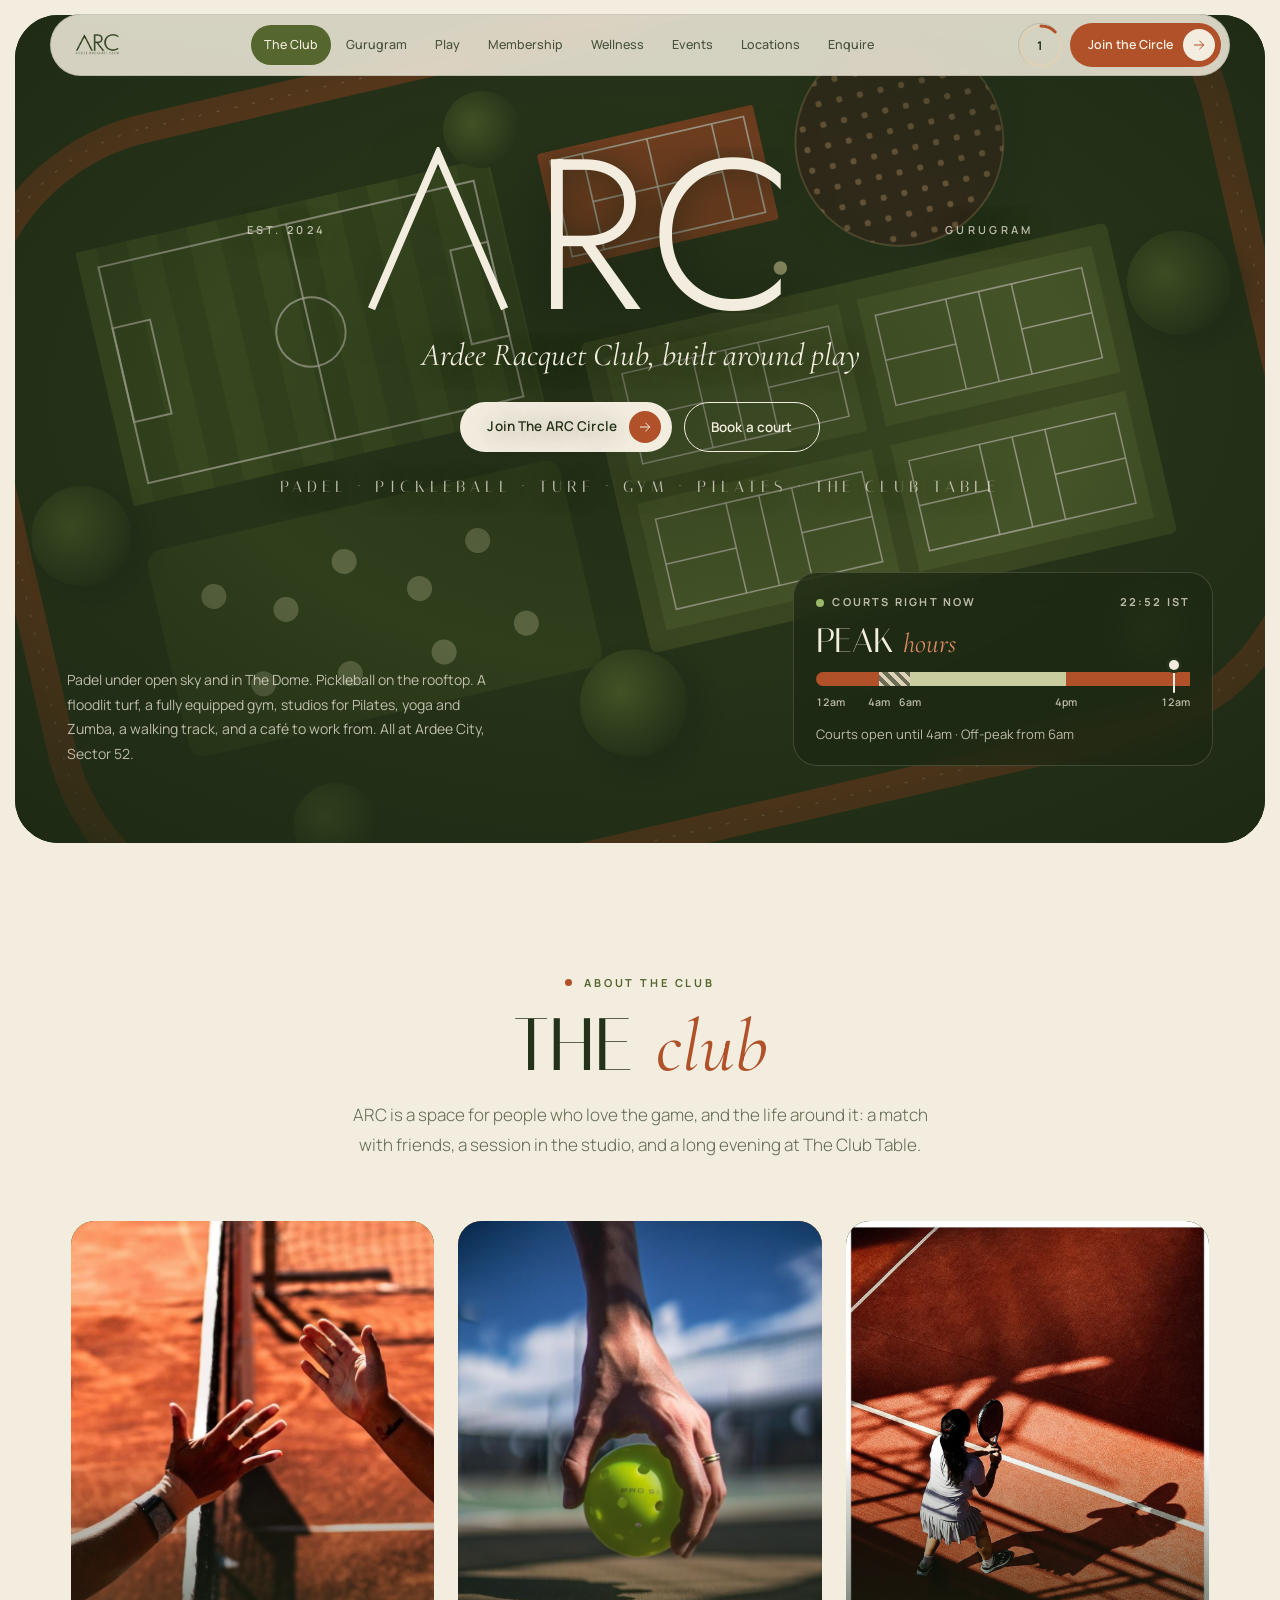
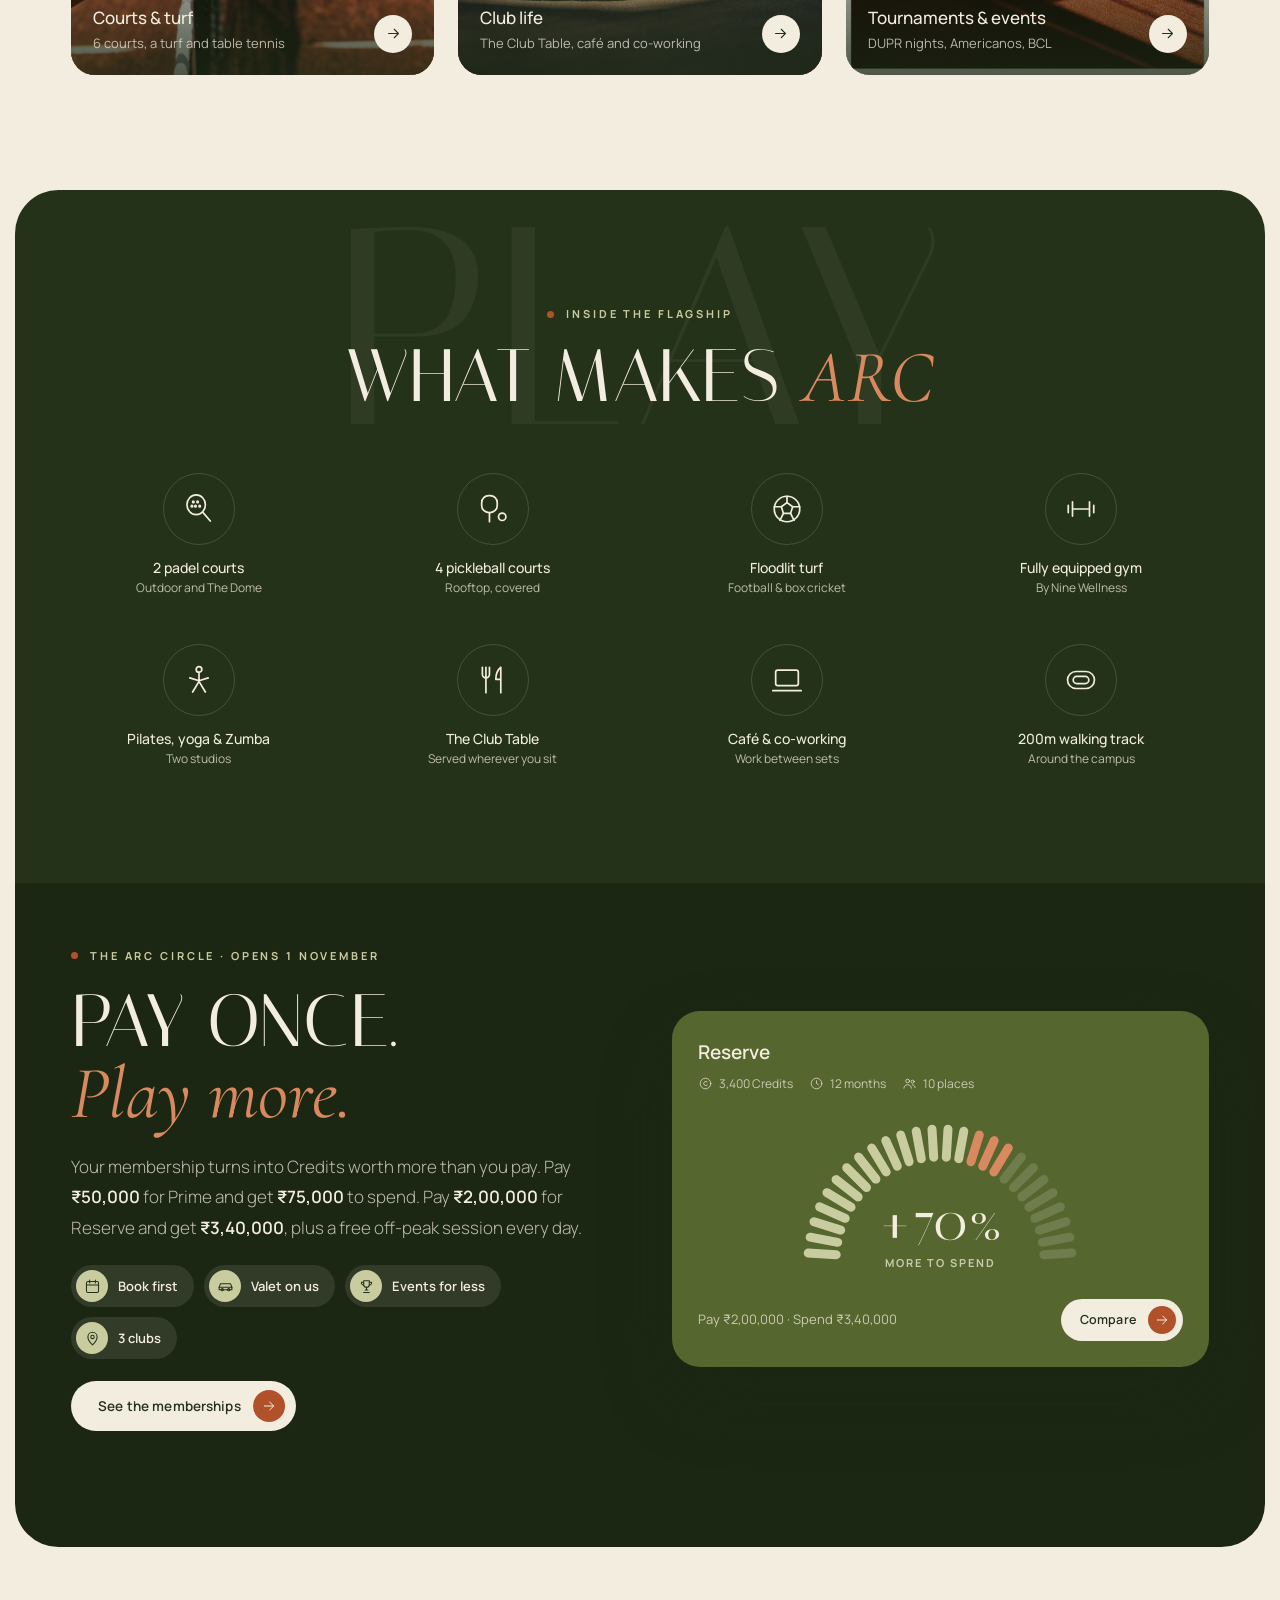
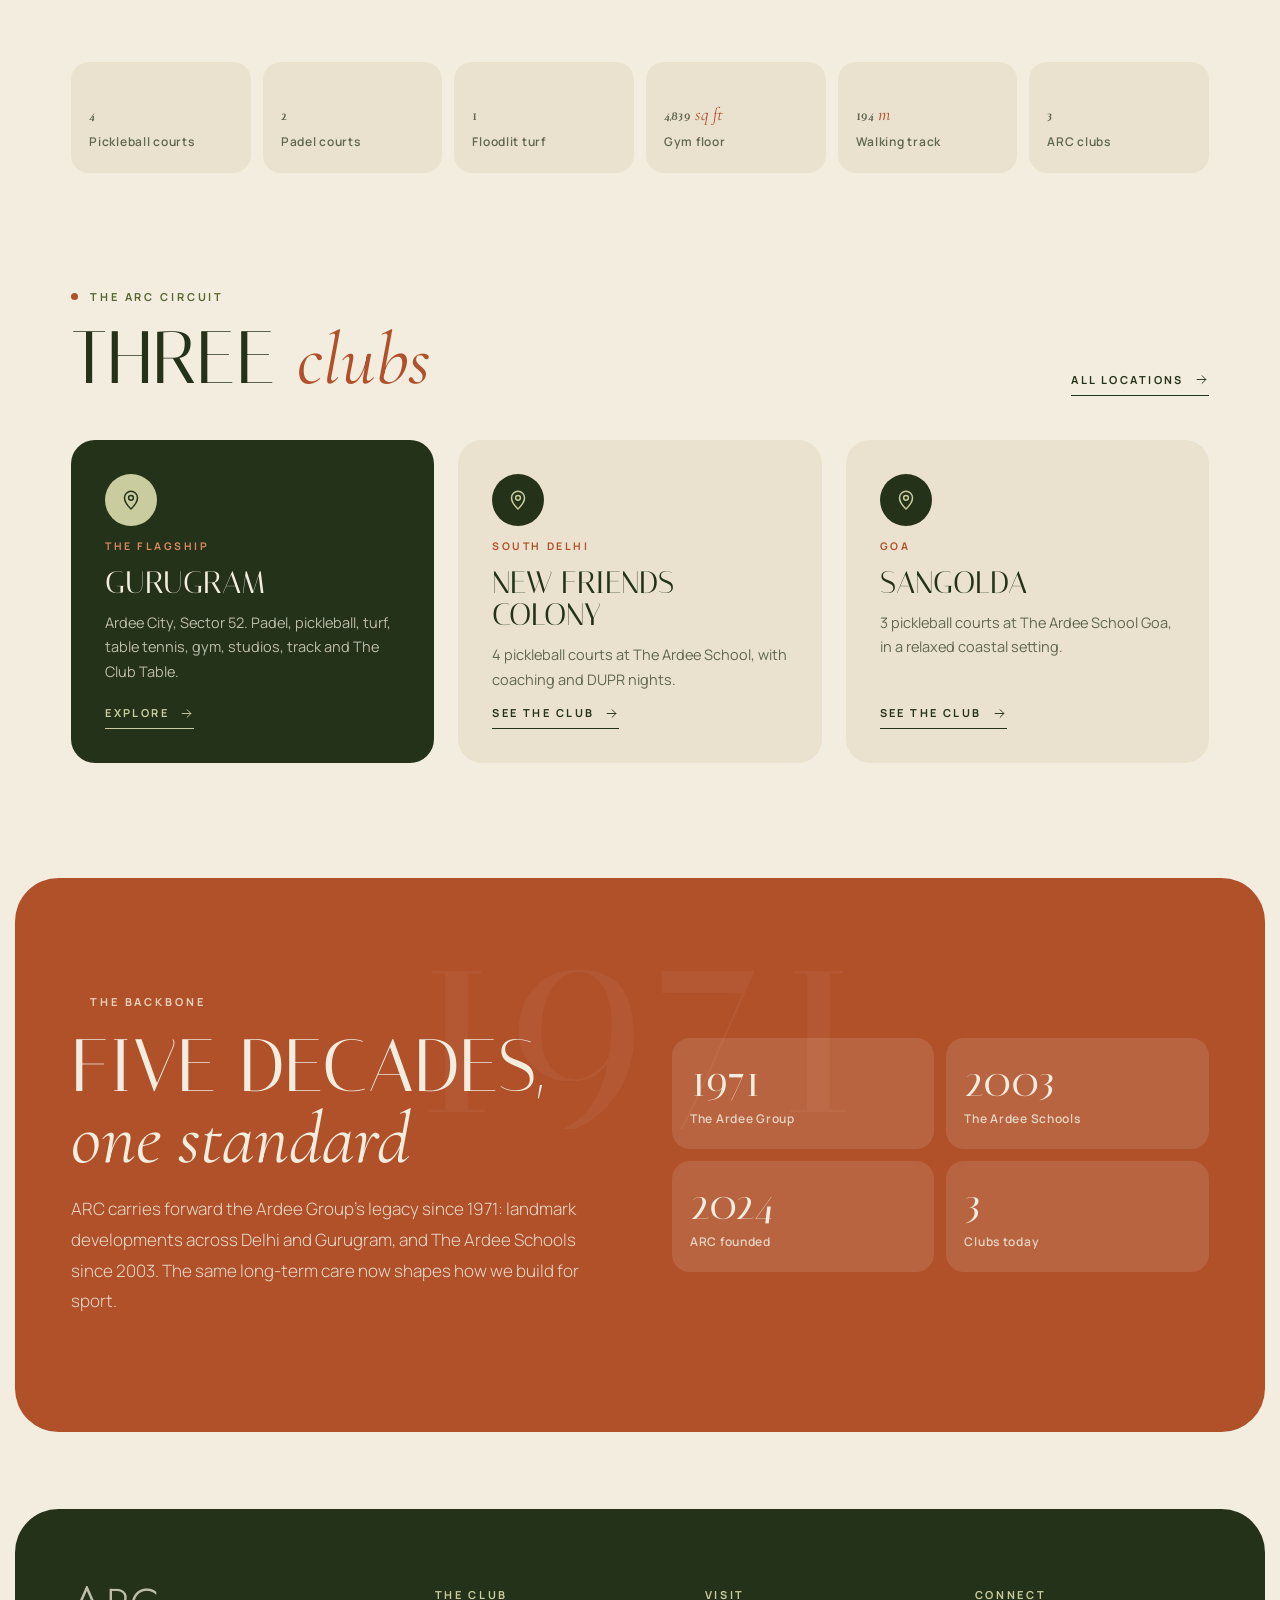
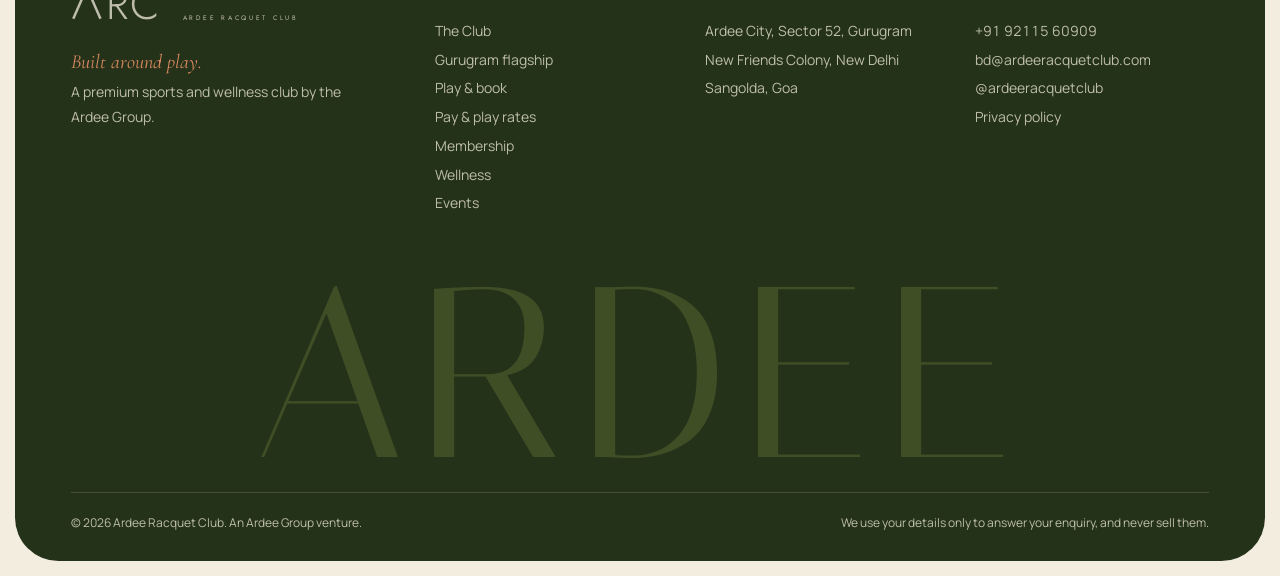
<file: index.html>
<!doctype html>
<html lang="en">
<head>
<meta charset="utf-8">
<meta name="viewport" content="width=device-width, initial-scale=1, viewport-fit=cover">
<meta name="theme-color" content="#F3EDDF">
<title>Ardee Racquet Club | Built around play</title>
<meta name="description" content="Ardee Racquet Club (ARC), built around play. Padel, pickleball, turf, table tennis, a fully equipped gym, Pilates, yoga and Zumba at Ardee City, Sector 52, Gurugram. Join The ARC Circle.">
<link rel="preconnect" href="https://fonts.googleapis.com"><link rel="preconnect" href="https://fonts.gstatic.com" crossorigin>
<link href="https://fonts.googleapis.com/css2?family=Italiana&family=Cormorant+Garamond:ital,wght@1,400;1,500&family=Manrope:wght@300;400;500;600;700&family=Jost:wght@300;400&display=swap" rel="stylesheet">
<link rel="stylesheet" href="/assets/css/base.css">
<link rel="stylesheet" href="/assets/css/home.css">
</head>
<body>
<svg width="0" height="0" style="position:absolute" aria-hidden="true">
  <defs>
    <symbol id="i-arrow" viewBox="0 0 24 24"><path d="M5 12h14M13 6l6 6-6 6"/></symbol>
    <symbol id="i-ne" viewBox="0 0 24 24"><path d="M7 17L17 7M9 7h8v8"/></symbol>
    <symbol id="i-plus" viewBox="0 0 24 24"><path d="M12 5v14M5 12h14"/></symbol>
    <symbol id="i-x" viewBox="0 0 24 24"><path d="M6 6l12 12M18 6L6 18"/></symbol>
    <symbol id="i-padel" viewBox="0 0 24 24"><ellipse cx="10" cy="9" rx="6.5" ry="7"/><path d="M14.6 14.2L20 20.5"/><circle cx="8" cy="7" r=".5"/><circle cx="11" cy="7" r=".5"/><circle cx="9.5" cy="10" r=".5"/><circle cx="12.5" cy="10" r=".5"/><circle cx="7" cy="10" r=".5"/></symbol>
    <symbol id="i-pickle" viewBox="0 0 24 24"><rect x="4" y="2.5" width="11" height="12" rx="5"/><path d="M9.5 14.5v6.5"/><circle cx="18.5" cy="17.5" r="2.6"/></symbol>
    <symbol id="i-ball" viewBox="0 0 24 24"><circle cx="12" cy="12" r="9"/><path d="M12 7.5l4 2.9-1.5 4.7h-5L8 10.4z"/><path d="M12 3v4.5M21 10.4h-5M3 10.4h5M7 20l2.5-4.9M17 20l-2.5-4.9"/></symbol>
    <symbol id="i-cricket" viewBox="0 0 24 24"><path d="M4.5 18.5l9.5-9.5 2 2-9.5 9.5-2-2z"/><path d="M14.5 9.5l4.5-4.5"/><circle cx="18" cy="17" r="2.2"/></symbol>
    <symbol id="i-tt" viewBox="0 0 24 24"><circle cx="10" cy="10" r="6"/><path d="M14.3 14.3l5.2 5.2"/><circle cx="19" cy="5.5" r="1.8"/></symbol>
    <symbol id="i-gym" viewBox="0 0 24 24"><path d="M3 9.5v5M6 7v10M18 7v10M21 9.5v5M6 12h12"/></symbol>
    <symbol id="i-yoga" viewBox="0 0 24 24"><circle cx="12" cy="4.5" r="2"/><path d="M12 7v6M5.5 10.5l6.5 2 6.5-2M7.5 20.5l4.5-7.5 4.5 7.5"/></symbol>
    <symbol id="i-cup" viewBox="0 0 24 24"><path d="M4.5 9h11v4.5a5 5 0 0 1-5 5h-1a5 5 0 0 1-5-5z"/><path d="M15.5 10.5h1.5a2.5 2.5 0 0 1 0 5h-1.8"/><path d="M8 3.5v2.5M11 3.5v2.5"/><path d="M3 21h15"/></symbol>
    <symbol id="i-laptop" viewBox="0 0 24 24"><rect x="4" y="5" width="16" height="11" rx="1.5"/><path d="M2 19.5h20"/></symbol>
    <symbol id="i-dine" viewBox="0 0 24 24"><path d="M7 3v18M4.5 3v5a2.5 2.5 0 0 0 5 0V3"/><path d="M17.5 21V3c-2.2 1.8-3.5 4.6-3.5 8.5h3.5"/></symbol>
    <symbol id="i-track" viewBox="0 0 24 24"><rect x="2.5" y="6" width="19" height="12" rx="6"/><rect x="6.5" y="9.5" width="11" height="5" rx="2.5"/></symbol>
    <symbol id="i-car" viewBox="0 0 24 24"><path d="M3 16.5v-3.5l2-5h14l2 5v3.5z"/><path d="M3 13h18"/><circle cx="7.5" cy="16.5" r="1.6"/><circle cx="16.5" cy="16.5" r="1.6"/></symbol>
    <symbol id="i-key" viewBox="0 0 24 24"><circle cx="8" cy="12" r="4"/><path d="M12 12h9M18 12v3M21 12v3"/></symbol>
    <symbol id="i-bag" viewBox="0 0 24 24"><path d="M5 8h14l-1 12.5H6z"/><path d="M9 8V6a3 3 0 0 1 6 0v2"/></symbol>
    <symbol id="i-trophy" viewBox="0 0 24 24"><path d="M8 4h8v5a4 4 0 0 1-8 0z"/><path d="M8 6H5a3 3 0 0 0 3 4M16 6h3a3 3 0 0 1-3 4M12 13v4M8 20.5h8M10 17h4"/></symbol>
    <symbol id="i-people" viewBox="0 0 24 24"><circle cx="9" cy="8" r="3"/><path d="M3 19.5c0-3.3 2.7-5.5 6-5.5s6 2.2 6 5.5"/><circle cx="17" cy="9" r="2.4"/><path d="M16.5 14c2.7.2 4.5 2.2 4.5 4.8"/></symbol>
    <symbol id="i-pool" viewBox="0 0 24 24"><path d="M3 16c2 0 2-1.5 4.5-1.5S10 16 12 16s2-1.5 4.5-1.5S19 16 21 16M3 20c2 0 2-1.5 4.5-1.5S10 20 12 20s2-1.5 4.5-1.5S19 20 21 20"/><path d="M8 13V5.5a2 2 0 0 1 4 0M14 13V5.5a2 2 0 0 1 4 0M8 9h6"/></symbol>
    <symbol id="i-coin" viewBox="0 0 24 24"><circle cx="12" cy="12" r="8.5"/><path d="M14.8 9.4a3.4 3.4 0 1 0 0 5.2"/></symbol>
    <symbol id="i-gift" viewBox="0 0 24 24"><rect x="4" y="9" width="16" height="11.5" rx="1"/><path d="M3 9h18M12 9v11.5"/><path d="M12 9C10.5 5 6.5 5 6.5 7.3S12 9 12 9s5.5-.6 5.5-1.7S13.5 5 12 9"/></symbol>
    <symbol id="i-star" viewBox="0 0 24 24"><path d="M12 3.5l2.6 5.4 5.9.8-4.3 4.1 1 5.9L12 16.9l-5.2 2.8 1-5.9-4.3-4.1 5.9-.8z"/></symbol>
    <symbol id="i-cal" viewBox="0 0 24 24"><rect x="3.5" y="5" width="17" height="15.5" rx="2"/><path d="M3.5 10h17M8 3v4M16 3v4"/></symbol>
    <symbol id="i-clock" viewBox="0 0 24 24"><circle cx="12" cy="12" r="8.5"/><path d="M12 7.5V12l3 2"/></symbol>
    <symbol id="i-pin" viewBox="0 0 24 24"><path d="M12 21s-6.5-6.1-6.5-11.2a6.5 6.5 0 0 1 13 0C18.5 14.9 12 21 12 21z"/><circle cx="12" cy="9.8" r="2.4"/></symbol>
    <symbol id="i-chat" viewBox="0 0 24 24"><path d="M4 19.5l1.4-3.8A8 8 0 1 1 8.6 19z"/></symbol>
    <symbol id="i-mail" viewBox="0 0 24 24"><rect x="3" y="5.5" width="18" height="13" rx="2"/><path d="M3.5 6.5l8.5 6.5 8.5-6.5"/></symbol>
    <symbol id="i-insta" viewBox="0 0 24 24"><rect x="3.5" y="3.5" width="17" height="17" rx="5"/><circle cx="12" cy="12" r="4"/><circle cx="17" cy="7" r=".6"/></symbol>
    <symbol id="i-sun" viewBox="0 0 24 24"><circle cx="12" cy="12" r="4"/><path d="M12 2.5v2.5M12 19v2.5M2.5 12H5M19 12h2.5M5.3 5.3l1.8 1.8M16.9 16.9l1.8 1.8M5.3 18.7l1.8-1.8M16.9 7.1l1.8-1.8"/></symbol>
    <symbol id="i-dome" viewBox="0 0 24 24"><path d="M3 19.5h18M4.5 19.5a7.5 7.5 0 0 1 15 0"/><circle cx="9" cy="15" r=".6"/><circle cx="12" cy="13.5" r=".6"/><circle cx="15" cy="15" r=".6"/><circle cx="12" cy="16.8" r=".6"/></symbol>
  </defs>
</svg>

<nav class="nav" id="nav" aria-label="Main">
  <a href="/" class="logo" aria-label="Ardee Racquet Club home"><img src="/assets/image/logo.png" alt="Ardee Racquet Club (ARC)" style="height:30px;width:auto;display:block"></a>
  <div class="nav-links"><a href="/" class="current">The Club</a><a href="/gurugram/">Gurugram</a><a href="/play/">Play</a><a href="/membership/">Membership</a><a href="/wellness/">Wellness</a><a href="/events/">Events</a><a href="/locations/">Locations</a><a href="/enquire/">Enquire</a></div>
  <div class="nav-actions">
    <button type="button" class="pass-btn" id="passBtn" aria-label="Club passport" aria-expanded="false" aria-controls="passPanel"><svg class="ring" viewBox="0 0 46 46" aria-hidden="true"><circle class="trk" cx="23" cy="23" r="20"/><circle class="prg" id="passRing" cx="23" cy="23" r="20" stroke-dasharray="125.66" stroke-dashoffset="125.66"/></svg><b id="passCount">0</b></button>
    <a href="/membership/" class="nav-cta"><span class="lbl">Join the Circle</span><span class="ic"><svg class="i"><use href="#i-arrow"/></svg></span></a>
    <button class="burger" id="burger" aria-label="Open menu" aria-expanded="false"><span></span><span></span></button>
  </div>
</nav>
<div class="mobile-menu" id="mobileMenu"><a href="/" class="current">The Club</a><a href="/gurugram/">Gurugram</a><a href="/play/">Play</a><a href="/membership/">Membership</a><a href="/wellness/">Wellness</a><a href="/events/">Events</a><a href="/locations/">Locations</a><a href="/enquire/">Enquire</a></div>
<main class="page" data-page="home">

  <header class="hero">
    <svg class="aerial" viewBox="0 0 1400 860" preserveAspectRatio="xMidYMid slice" aria-hidden="true"><defs><pattern id="mow-hero" width="64" height="64" patternUnits="userSpaceOnUse"><rect width="32" height="64" fill="#3E5022"/><rect x="32" width="32" height="64" fill="#475B27"/></pattern><pattern id="dd-hero" width="22" height="22" patternUnits="userSpaceOnUse"><circle cx="11" cy="11" r="3.2" fill="#E8B27F" opacity=".9"/></pattern><radialGradient id="vig-hero" cx="50%" cy="46%" r="72%"><stop offset="0%" stop-color="#1C2713" stop-opacity=".62"/><stop offset="45%" stop-color="#1C2713" stop-opacity=".38"/><stop offset="100%" stop-color="#1C2713" stop-opacity=".9"/></radialGradient><radialGradient id="tr-hero" cx="40%" cy="38%" r="70%"><stop offset="0%" stop-color="#5E7232"/><stop offset="100%" stop-color="#26341A"/></radialGradient><filter id="bl-hero"><feGaussianBlur stdDeviation="10"/></filter></defs><rect width="1400" height="860" fill="#2C3B1D"/><g transform="rotate(-13 700 430)"><rect x="40" y="10" width="1320" height="840" rx="230" fill="none" stroke="#9C4824" stroke-width="30" opacity=".9"/><rect x="40" y="10" width="1320" height="840" rx="230" fill="none" stroke="#F3EDDF" stroke-width="1.4" stroke-dasharray="3 16" opacity=".4"/><rect x="170" y="120" width="440" height="270" fill="url(#mow-hero)"/><g fill="none" stroke="#F3EDDF" stroke-opacity=".75" stroke-width="2"><rect x="190" y="140" width="400" height="230"/><line x1="390" y1="140" x2="390" y2="370"/><circle cx="390" cy="255" r="36"/><rect x="190" y="205" width="40" height="100"/><rect x="550" y="205" width="40" height="100"/></g><rect x="660" y="128" width="230" height="122" rx="3" fill="#A24C27"/><g fill="none" stroke="#F3EDDF" stroke-opacity=".85" stroke-width="1.8"><rect x="672" y="138" width="206" height="102"/><line x1="775" y1="138" x2="775" y2="240"/><line x1="706" y1="138" x2="706" y2="240"/><line x1="844" y1="138" x2="844" y2="240"/><line x1="706" y1="189" x2="844" y2="189"/></g><circle cx="1040" cy="214" r="118" fill="#27341B" filter="url(#bl-hero)" opacity=".7"/><circle cx="1030" cy="200" r="108" fill="#3A2A1C"/><circle cx="1030" cy="200" r="108" fill="url(#dd-hero)" opacity=".55"/><circle cx="1030" cy="200" r="108" fill="none" stroke="#E8B27F" stroke-opacity=".35" stroke-width="2"/><rect x="660" y="330" width="560" height="330" rx="6" fill="#4C5B2A"/><g fill="#5E6F35"><rect x="680" y="350" width="250" height="135"/><rect x="950" y="350" width="250" height="135"/><rect x="680" y="505" width="250" height="135"/><rect x="950" y="505" width="250" height="135"/></g><g fill="none" stroke="#F3EDDF" stroke-opacity=".85" stroke-width="1.6"><rect x="695" y="370" width="220" height="96"/><line x1="805" y1="370" x2="805" y2="466"/><line x1="770" y1="370" x2="770" y2="466"/><line x1="840" y1="370" x2="840" y2="466"/><line x1="695" y1="418" x2="770" y2="418"/><line x1="840" y1="418" x2="915" y2="418"/><rect x="965" y="370" width="220" height="96"/><line x1="1075" y1="370" x2="1075" y2="466"/><line x1="1040" y1="370" x2="1040" y2="466"/><line x1="1110" y1="370" x2="1110" y2="466"/><line x1="965" y1="418" x2="1040" y2="418"/><line x1="1110" y1="418" x2="1185" y2="418"/><rect x="695" y="525" width="220" height="96"/><line x1="805" y1="525" x2="805" y2="621"/><line x1="770" y1="525" x2="770" y2="621"/><line x1="840" y1="525" x2="840" y2="621"/><line x1="695" y1="573" x2="770" y2="573"/><line x1="840" y1="573" x2="915" y2="573"/><rect x="965" y="525" width="220" height="96"/><line x1="1075" y1="525" x2="1075" y2="621"/><line x1="1040" y1="525" x2="1040" y2="621"/><line x1="1110" y1="525" x2="1110" y2="621"/><line x1="965" y1="573" x2="1040" y2="573"/><line x1="1110" y1="573" x2="1185" y2="573"/></g><rect x="170" y="440" width="440" height="220" rx="16" fill="#3B4C21"/><g fill="#C9CC9E" opacity=".5"><circle cx="230" cy="500" r="13"/><circle cx="300" cy="530" r="13"/><circle cx="370" cy="495" r="13"/><circle cx="440" cy="540" r="13"/><circle cx="510" cy="505" r="13"/><circle cx="260" cy="600" r="13"/><circle cx="350" cy="610" r="13"/><circle cx="450" cy="610" r="13"/><circle cx="540" cy="600" r="13"/></g><g><circle cx="120" cy="420" r="58" fill="#1C2713" opacity=".45" filter="url(#bl-hero)"/><circle cx="110" cy="408" r="52" fill="url(#tr-hero)"/><circle cx="640" cy="720" r="64" fill="#1C2713" opacity=".45" filter="url(#bl-hero)"/><circle cx="630" cy="706" r="56" fill="url(#tr-hero)"/><circle cx="1290" cy="420" r="60" fill="#1C2713" opacity=".45" filter="url(#bl-hero)"/><circle cx="1280" cy="408" r="54" fill="url(#tr-hero)"/><circle cx="300" cy="760" r="44" fill="url(#tr-hero)"/><circle cx="1180" cy="760" r="46" fill="url(#tr-hero)"/><circle cx="610" cy="90" r="40" fill="url(#tr-hero)"/></g><g class="ball"><circle class="ace-hit" id="aceBall" cx="880" cy="300" r="22" fill="transparent" tabindex="0" role="button" aria-label="A ball in play"/><circle class="ace-ring" cx="880" cy="300" r="14"/><circle cx="880" cy="300" r="7" fill="#E3D9A0" pointer-events="none"/></g></g><rect width="1400" height="860" fill="url(#vig-hero)"/></svg>
    <div class="hero-inner">
      <div class="hero-mark"><span>Est. 2024</span>
        <svg viewBox="0 0 230 70" aria-label="ARC" role="img"><path d="M4 68 L32 3 L60 68" fill="none" stroke="currentColor" stroke-width="3.2"/><text x="72" y="68" font-family="Jost, Futura, sans-serif" font-weight="300" font-size="90" fill="currentColor" letter-spacing="2">RC</text></svg>
        <span>Gurugram</span></div>
      <p class="hero-sub">Ardee Racquet Club, built around play</p>
      <div class="btns center">
        <a href="/membership/" class="btn btn-cream">Join The ARC Circle<span class="ic"><svg class="i"><use href="#i-arrow"/></svg></span></a>
        <button type="button" class="btn btn-line book-court-btn" style="color:var(--cream)">Book a court</button>
      </div>
      <p class="hero-line">Padel · Pickleball · Turf · Gym · Pilates · The Club Table</p>
    </div>
    <div class="hero-foot">
      <p class="note">Padel under open sky and in The Dome. Pickleball on the rooftop. A floodlit turf, a fully equipped gym, studios for Pilates, yoga and Zumba, a walking track, and a café to work from. All at Ardee City, Sector 52.</p>
      <div class="live" aria-live="polite">
        <div class="live-top"><span><span class="live-dot"></span>Courts right now</span><span class="live-clock tnum"></span></div>
        <div class="live-state"></div>
        <div class="daybar" data-season="auto"></div>
        <div class="live-next"></div>
      </div>
    </div>
  </header>

  <section class="sec">
    <div class="wrap">
      <div class="head center">
        <span class="eyebrow">About the club</span>
        <h2 class="disp center">The <em>club</em></h2>
        <p class="lede center">ARC is a space for people who love the game, and the life around it: a match with friends, a session in the studio, and a long evening at The Club Table.</p>
      </div>
      <div class="grid-3">
        <a href="/play/" class="photo pcard reveal" style="--pbg:linear-gradient(165deg,#6F7F41,#2C3B1D)">
          <img class="scene-img" src="/assets/image/one.jpeg" alt="" loading="lazy" onerror="this.remove()">
          <div class="cap"><div><h3>Courts &amp; turf</h3><p>6 courts, a turf and table tennis</p></div><span class="arrow-c"><svg class="i"><use href="#i-arrow"/></svg></span></div>
        </a>
        <a href="/gurugram/" class="photo pcard reveal d1" style="--pbg:linear-gradient(165deg,#C27148,#6B2F17)">
          <img class="scene-img" src="/assets/image/oneee.jpeg" alt="" loading="lazy" onerror="this.remove()">
          <div class="cap"><div><h3>Club life</h3><p>The Club Table, café and co-working</p></div><span class="arrow-c"><svg class="i"><use href="#i-arrow"/></svg></span></div>
        </a>
        <a href="/events/" class="photo pcard reveal d2" style="--pbg:linear-gradient(165deg,#3A4A24,#1C2713)">
          <img class="scene-img" src="/assets/image/onee.jpeg" alt="" loading="lazy" onerror="this.remove()">
          <div class="cap"><div><h3>Tournaments &amp; events</h3><p>DUPR nights, Americanos, BCL</p></div><span class="arrow-c"><svg class="i"><use href="#i-arrow"/></svg></span></div>
        </a>
      </div>
    </div>
  </section>

  <section class="panel top on-dark">
    <div class="water" aria-hidden="true">PLAY</div>
    <div class="sec">
      <div class="wrap">
        <div class="head center">
          <span class="eyebrow">Inside the flagship</span>
          <h2 class="disp">What makes <em>ARC</em></h2>
        </div>
        <div class="feats">
          <a href="/play/" class="feat reveal"><span class="ring"><svg class="i"><use href="#i-padel"/></svg></span><b>2 padel courts<small>Outdoor and The Dome</small></b></a>
          <a href="/play/" class="feat reveal d1"><span class="ring"><svg class="i"><use href="#i-pickle"/></svg></span><b>4 pickleball courts<small>Rooftop, covered</small></b></a>
          <a href="/play/" class="feat reveal d2"><span class="ring"><svg class="i"><use href="#i-ball"/></svg></span><b>Floodlit turf<small>Football &amp; box cricket</small></b></a>
          <a href="/wellness/" class="feat reveal d3"><span class="ring"><svg class="i"><use href="#i-gym"/></svg></span><b>Fully equipped gym<small>By Nine Wellness</small></b></a>
          <a href="/wellness/" class="feat reveal"><span class="ring"><svg class="i"><use href="#i-yoga"/></svg></span><b>Pilates, yoga &amp; Zumba<small>Two studios</small></b></a>
          <a href="/gurugram/" class="feat reveal d1"><span class="ring"><svg class="i"><use href="#i-dine"/></svg></span><b>The Club Table<small>Served wherever you sit</small></b></a>
          <a href="/gurugram/" class="feat reveal d2"><span class="ring"><svg class="i"><use href="#i-laptop"/></svg></span><b>Café &amp; co-working<small>Work between sets</small></b></a>
          <a href="/gurugram/" class="feat reveal d3"><span class="ring"><svg class="i"><use href="#i-track"/></svg></span><b>200m walking track<small>Around the campus</small></b></a>
        </div>
      </div>
    </div>
  </section>

  <section class="panel on-dark" style="border-radius:0 0 var(--r-xl) var(--r-xl);background:var(--forest-2)">
    <div class="sec" style="padding-top:clamp(40px,5vw,72px)">
      <div class="wrap split">
        <div style="display:grid;gap:22px">
          <span class="eyebrow">The ARC Circle · Opens 1 November</span>
          <h2 class="disp">Pay once. <em>Play more.</em></h2>
          <p class="lede">Your membership turns into Credits worth more than you pay. Pay <b>₹50,000</b> for Prime and get <b>₹75,000</b> to spend. Pay <b>₹2,00,000</b> for Reserve and get <b>₹3,40,000</b>, plus a free off-peak session every day.</p>
          <div class="chips">
            <span class="chip"><span class="ic"><svg class="i"><use href="#i-cal"/></svg></span>Book first</span>
            <span class="chip"><span class="ic"><svg class="i"><use href="#i-car"/></svg></span>Valet on us</span>
            <span class="chip"><span class="ic"><svg class="i"><use href="#i-trophy"/></svg></span>Events for less</span>
            <span class="chip"><span class="ic"><svg class="i"><use href="#i-pin"/></svg></span>3 clubs</span>
          </div>
          <div class="btns"><a href="/membership/" class="btn btn-cream">See the memberships<span class="ic"><svg class="i"><use href="#i-arrow"/></svg></span></a></div>
        </div>
        <div class="appcard reveal" style="background:var(--olive)">
          <div class="ttl"><div><b>Reserve</b><div class="meta" style="margin-top:6px"><span><svg class="i"><use href="#i-coin"/></svg>3,400 Credits</span><span><svg class="i"><use href="#i-clock"/></svg>12 months</span><span><svg class="i"><use href="#i-people"/></svg>10 places</span></div></div></div>
          <div class="gauge" data-value="70" data-hot="1"><div class="read"><b>+70%</b><small>More to spend</small></div></div>
          <div class="row-between" style="align-items:center"><span style="font-size:13px;color:var(--on-dark-muted)">Pay ₹2,00,000 · Spend ₹3,40,000</span><a href="/membership/#tiers" class="btn btn-cream sm">Compare<span class="ic"><svg class="i"><use href="#i-arrow"/></svg></span></a></div>
        </div>
      </div>
    </div>
  </section>

  <section class="sec">
    <div class="wrap">
      <div class="stats">
        <div class="stat reveal"><b><span data-count="4">4</span></b><span>Pickleball courts</span></div>
        <div class="stat reveal d1"><b><span data-count="2">2</span></b><span>Padel courts</span></div>
        <div class="stat reveal d2"><b><span data-count="1">1</span></b><span>Floodlit turf</span></div>
        <div class="stat reveal d3"><b><span data-count="5000">5,000</span><small>sq ft</small></b><span>Gym floor</span></div>
        <div class="stat reveal"><b><span data-count="200">200</span><small>m</small></b><span>Walking track</span></div>
        <div class="stat reveal d1"><b><span data-count="3">3</span></b><span>ARC clubs</span></div>
      </div>
    </div>
  </section>

  <section class="sec tight">
    <div class="wrap">
      <div class="row-between" style="margin-bottom:clamp(28px,4vw,44px)">
        <div class="head" style="margin:0"><span class="eyebrow">The ARC circuit</span><h2 class="disp">Three <em>clubs</em></h2></div>
        <a href="/locations/" class="ulink">All locations <svg class="i"><use href="#i-arrow"/></svg></a>
      </div>
      <div class="grid-3">
        <a href="/gurugram/" class="card dark reveal"><span class="ico"><svg class="i"><use href="#i-pin"/></svg></span><span class="k">The flagship</span><h3>Gurugram</h3><p>Ardee City, Sector 52. Padel, pickleball, turf, table tennis, gym, studios, track and The Club Table.</p><span class="ulink" style="color:var(--olive-soft)">Explore <svg class="i"><use href="#i-arrow"/></svg></span></a>
        <a href="/locations/" class="card reveal d1"><span class="ico"><svg class="i"><use href="#i-pin"/></svg></span><span class="k">South Delhi</span><h3>New Friends Colony</h3><p>4 pickleball courts at The Ardee School, with coaching and DUPR nights.</p><span class="ulink">See the club <svg class="i"><use href="#i-arrow"/></svg></span></a>
        <a href="/locations/" class="card reveal d2"><span class="ico"><svg class="i"><use href="#i-pin"/></svg></span><span class="k">Goa</span><h3>Sangolda</h3><p>3 pickleball courts at The Ardee School Goa, in a relaxed coastal setting.</p><span class="ulink">See the club <svg class="i"><use href="#i-arrow"/></svg></span></a>
      </div>
    </div>
  </section>

  <section class="panel terra on-dark">
    <div class="water" aria-hidden="true">1971</div>
    <div class="sec">
      <div class="wrap split">
        <div style="display:grid;gap:20px">
          <span class="eyebrow" style="color:var(--terra-wash)">The backbone</span>
          <h2 class="disp">Five decades, <em style="color:var(--cream)">one standard</em></h2>
          <p class="lede" style="color:rgba(243,237,223,.86)">ARC carries forward the Ardee Group's legacy since 1971: landmark developments across Delhi and Gurugram, and The Ardee Schools since 2003. The same long-term care now shapes how we build for sport.</p>
        </div>
        <div class="stats c4" style="grid-template-columns:repeat(2,minmax(0,1fr))">
          <div class="stat" style="background:rgba(243,237,223,.12)"><b>1971</b><span style="color:rgba(243,237,223,.82)">The Ardee Group</span></div>
          <div class="stat" style="background:rgba(243,237,223,.12)"><b>2003</b><span style="color:rgba(243,237,223,.82)">The Ardee Schools</span></div>
          <div class="stat" style="background:rgba(243,237,223,.12)"><b>2024</b><span style="color:rgba(243,237,223,.82)">ARC founded</span></div>
          <div class="stat" style="background:rgba(243,237,223,.12)"><b>3</b><span style="color:rgba(243,237,223,.82)">Clubs today</span></div>
        </div>
      </div>
    </div>
  </section>
</main>
<footer class="site-footer">
  <div class="wrap">
    <div class="foot-grid">
      <div>
        <a href="/" class="logo" style="align-items:flex-start"><svg viewBox="0 0 96 30" style="height:34px" aria-hidden="true"><path d="M2 29 L14 1.5 L26 29" fill="none" stroke="currentColor" stroke-width="2.2"/><text x="31" y="29" font-family="Jost, Futura, sans-serif" font-weight="300" font-size="38" fill="currentColor" letter-spacing="1">RC</text></svg><small>Ardee Racquet Club</small></a>
        <p style="margin-top:16px;max-width:300px;line-height:1.75"><span class="it" style="color:#D9895F;font-size:20px">Built around play.</span><br>A premium sports and wellness club by the Ardee Group.</p>
      </div>
      <div><h4>The club</h4>
        <a href="/">The Club</a>
        <a href="/gurugram/">Gurugram flagship</a>
        <a href="/play/">Play &amp; book</a>
        <a href="/play/#rates">Pay &amp; play rates</a>
        <a href="/membership/">Membership</a>
        <a href="/wellness/">Wellness</a>
        <a href="/events/">Events</a></div>
      <div><h4>Visit</h4><p>Ardee City, Sector 52, Gurugram</p><p>New Friends Colony, New Delhi</p><p>Sangolda, Goa</p></div>
      <div><h4>Connect</h4>
        <a class="tnum" href="https://wa.me/919211560909" target="_blank" rel="noopener">+91 92115 60909</a>
        <p>bd@ardeeracquetclub.com</p>
        <a href="https://www.instagram.com/ardeeracquetclub" target="_blank" rel="noopener">@ardeeracquetclub</a>
        <a href="/enquire/">Privacy policy</a></div>
    </div>
    <div class="foot-big" aria-hidden="true">ARDEE</div>
    <div class="foot-bottom"><span>&copy; 2026 Ardee Racquet Club. An Ardee Group venture.</span><span>We use your details only to answer your enquiry, and never sell them.</span></div>
  </div>
</footer>

<div class="pass-bg" id="passBg"></div>
<div class="pass" id="passPanel" role="dialog" aria-modal="false" aria-labelledby="passTitle">
  <span class="eyebrow">Your visit</span>
  <h3 id="passTitle" style="margin-top:10px">Club passport</h3>
  <p class="sub">Collect a stamp in every corner of the club. Each page you open adds one.</p>
  <div class="stamps">
    <div class="stamp" data-stamp="home"><span class="disc"><svg class="i"><use href="#i-star"/></svg></span>The Club</div>
    <div class="stamp olive" data-stamp="gurugram"><span class="disc"><svg class="i"><use href="#i-pin"/></svg></span>Gurugram</div>
    <div class="stamp" data-stamp="play"><span class="disc"><svg class="i"><use href="#i-padel"/></svg></span>Play</div>
    <div class="stamp forest" data-stamp="membership"><span class="disc"><svg class="i"><use href="#i-coin"/></svg></span>Circle</div>
    <div class="stamp olive" data-stamp="wellness"><span class="disc"><svg class="i"><use href="#i-yoga"/></svg></span>Wellness</div>
    <div class="stamp" data-stamp="events"><span class="disc"><svg class="i"><use href="#i-trophy"/></svg></span>Events</div>
    <div class="stamp forest" data-stamp="locations"><span class="disc"><svg class="i"><use href="#i-cal"/></svg></span>Locations</div>
    <div class="stamp olive" data-stamp="enquire"><span class="disc"><svg class="i"><use href="#i-chat"/></svg></span>Say hello</div>
  </div>
  <div class="pass-meter"><div class="row-between"><span id="passMeterLbl">0 of 8 stamps</span><span id="passMeterPct" class="tnum">0%</span></div><span class="tr"><i id="passMeter"></i></span></div>
  <div class="bonus" id="passBonus"><span class="disc"><svg class="i"><use href="#i-ball"/></svg></span><span><b>Hidden ace.</b> There's a ball in play on the home page. Find it for a bonus stamp.</span></div>
  <div class="full" id="passFull"><b>Full house</b><p>You've seen every corner of ARC. The best way to feel it is in person: come for a club walk with our membership team.</p><a href="/enquire/?tab=membership" class="btn btn-cream sm">Book a club walk<span class="ic"><svg class="i"><use href="#i-arrow"/></svg></span></a></div>
  <button type="button" class="reset" id="passReset">Reset passport</button>
</div>
<div class="toast" id="toast" role="status" aria-live="polite"><span class="disc"><svg class="i"><use href="#i-star"/></svg></span><span id="toastText"></span></div>

<div class="dock" aria-label="Quick actions">
  <button type="button" class="btn btn-line book-court-btn">Book a court</button>
  <a href="/membership/" class="btn btn-terra">Join the Circle</a>
</div>

<div class="modal-bg" id="locModalBackdrop">
  <div class="modal" role="dialog" aria-modal="true" aria-labelledby="locTitle">
    <button type="button" class="modal-x" id="locModalClose" aria-label="Close"><svg class="i"><use href="#i-x"/></svg></button>
    <span class="eyebrow">Book a court</span>
    <h3 id="locTitle">Choose your club</h3>
    <p class="sub">You'll go to Hudle to pick your sport, court and slot.</p>
    <a class="loc-opt" href="https://hudle.in/venues/ardee-racquet-club-arc-gurugram/145202" target="_blank" rel="noopener"><span class="ico"><svg class="i"><use href="#i-padel"/></svg></span><span class="t"><b>ARC Gurugram</b><small>Padel · Pickleball · Turf · Table tennis</small></span><span class="arrow-c"><svg class="i"><use href="#i-ne"/></svg></span></a>
    <a class="loc-opt" href="https://hudle.in/venues/ardee-racquet-club-arc-new-friends-colony/321652" target="_blank" rel="noopener"><span class="ico"><svg class="i"><use href="#i-pickle"/></svg></span><span class="t"><b>ARC New Friends Colony</b><small>Pickleball · ₹1,100 per court, per hour</small></span><span class="arrow-c"><svg class="i"><use href="#i-ne"/></svg></span></a>
    <a class="loc-opt" href="https://hudle.in/venues/ardee-racquet-club-goa/764119" target="_blank" rel="noopener"><span class="ico"><svg class="i"><use href="#i-pickle"/></svg></span><span class="t"><b>ARC Goa</b><small>Pickleball · ₹800 per court, per hour</small></span><span class="arrow-c"><svg class="i"><use href="#i-ne"/></svg></span></a>
    <p class="member-note">Members skip Hudle and book 7 to 14 days ahead on WhatsApp. <a href="/membership/">See The ARC Circle</a></p>
  </div>
</div>

<script src="/assets/js/config.js"></script>
<script src="/assets/js/core.js"></script>
<script src="/assets/js/hours.js"></script>
</body>
</html>
</file>
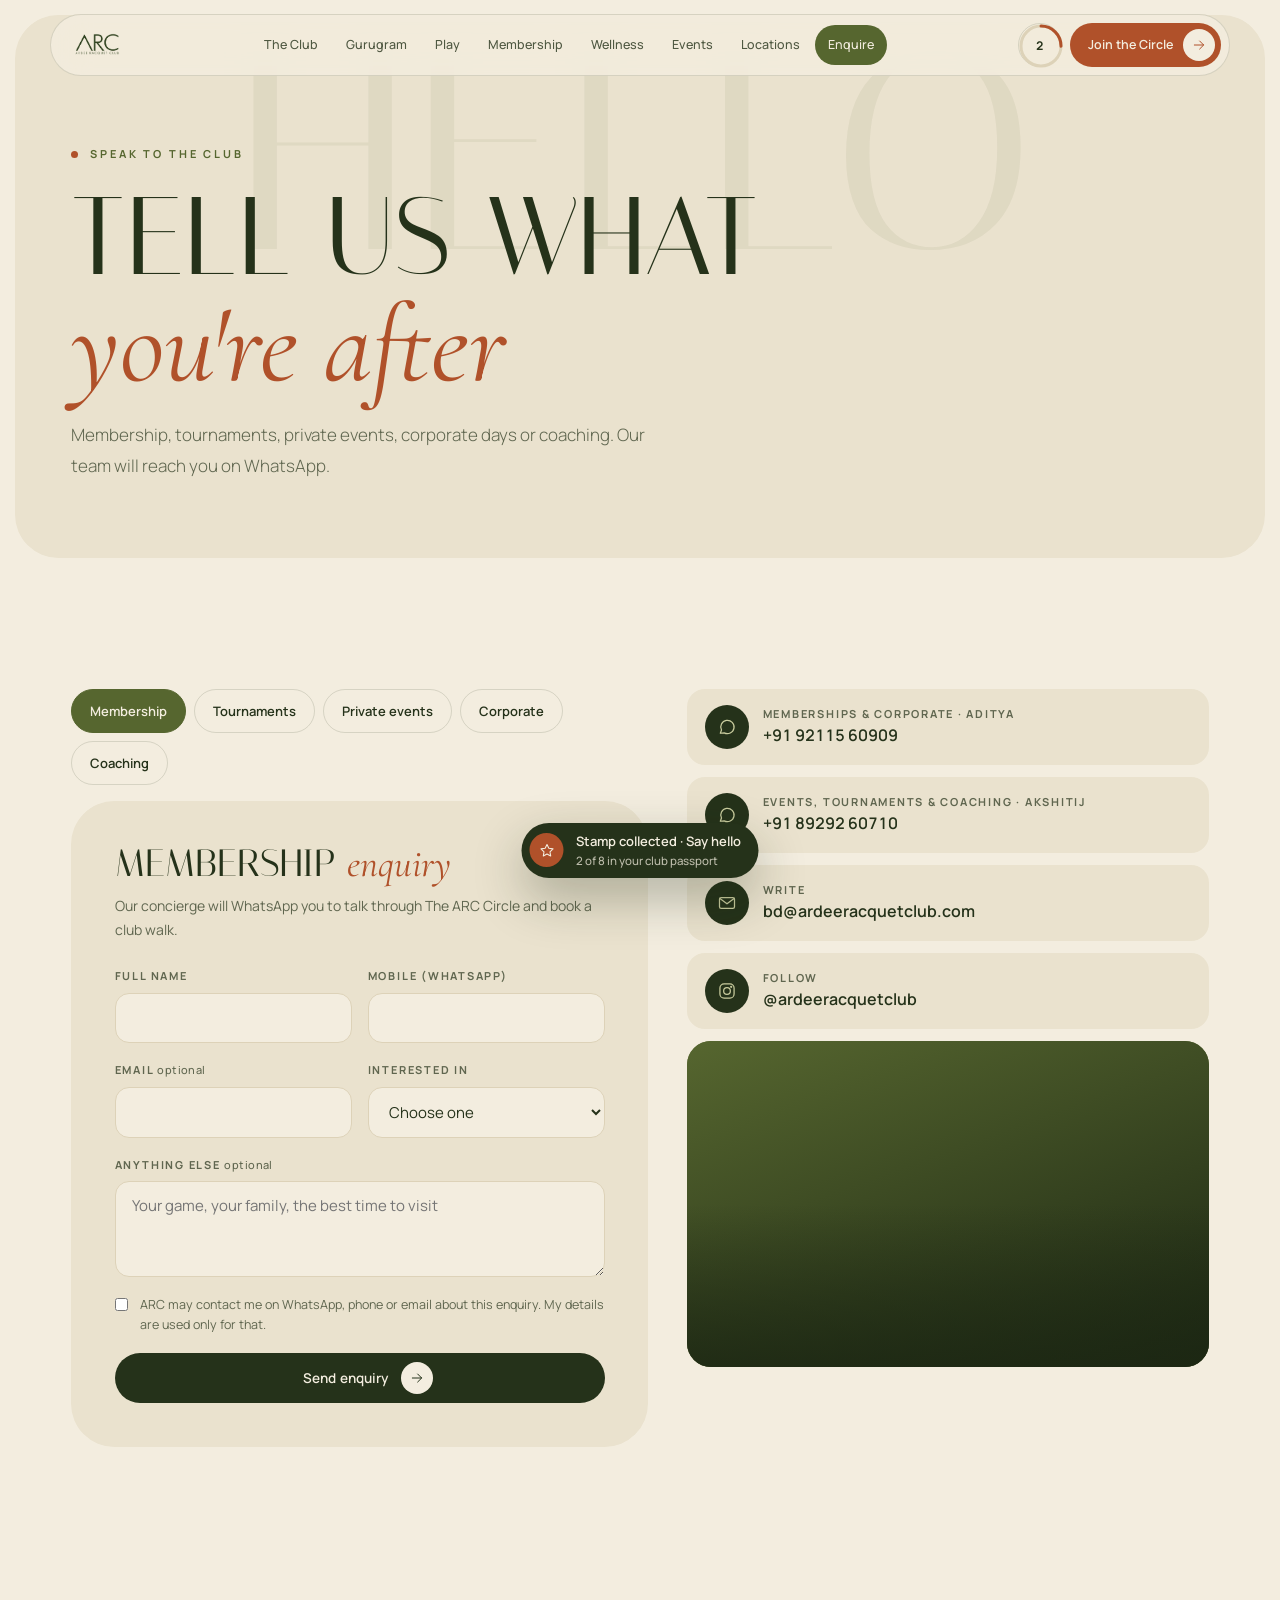
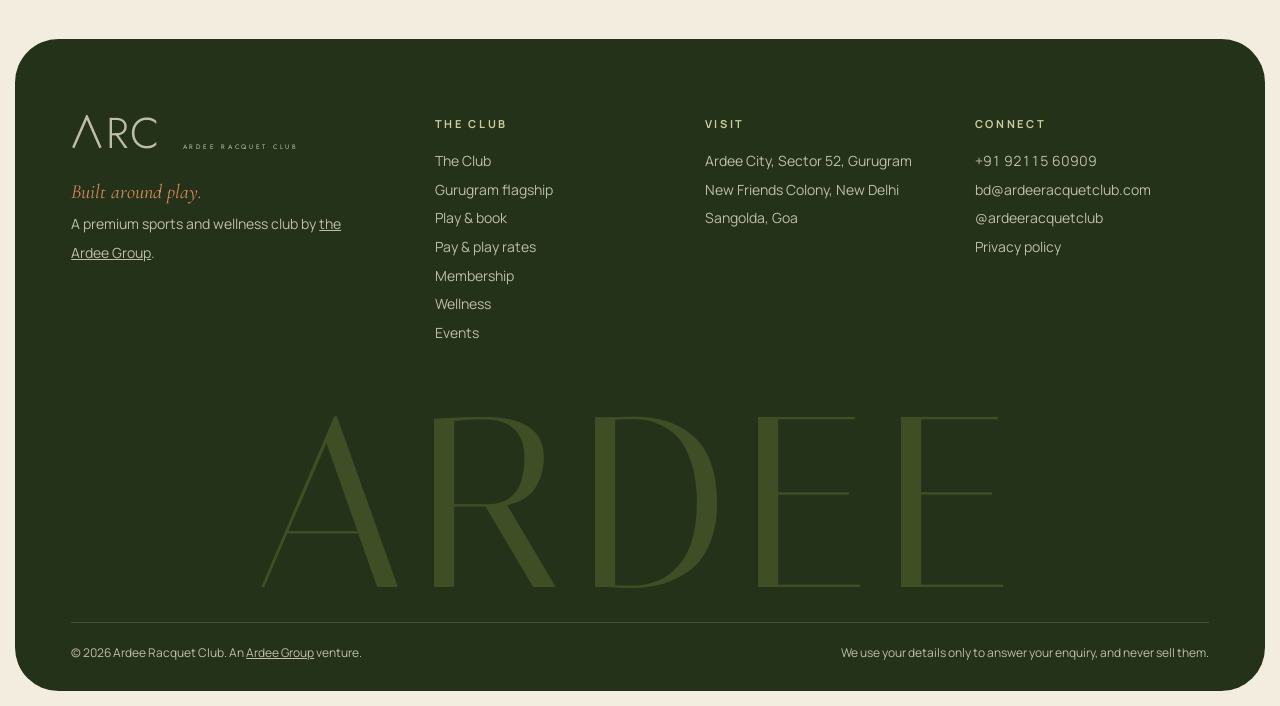
<file: enquire/index.html>
<!doctype html>
<html lang="en">
<head>
<meta charset="utf-8">
<meta name="viewport" content="width=device-width, initial-scale=1, viewport-fit=cover">
<meta name="theme-color" content="#F3EDDF">
<title>Enquire | Ardee Racquet Club</title>
<meta name="description" content="Ardee Racquet Club (ARC), built around play. Padel, pickleball, turf, table tennis, a fully equipped gym, Pilates, yoga and Zumba at Ardee City, Sector 52, Gurugram. Join The ARC Circle.">
<link rel="preconnect" href="https://fonts.googleapis.com"><link rel="preconnect" href="https://fonts.gstatic.com" crossorigin>
<link href="https://fonts.googleapis.com/css2?family=Italiana&family=Cormorant+Garamond:ital,wght@1,400;1,500&family=Manrope:wght@300;400;500;600;700&family=Jost:wght@300;400&display=swap" rel="stylesheet">
<link rel="stylesheet" href="/assets/css/base.css">
<link rel="stylesheet" href="/assets/css/forms.css">
</head>
<body>
<svg width="0" height="0" style="position:absolute" aria-hidden="true">
  <defs>
    <symbol id="i-arrow" viewBox="0 0 24 24"><path d="M5 12h14M13 6l6 6-6 6"/></symbol>
    <symbol id="i-ne" viewBox="0 0 24 24"><path d="M7 17L17 7M9 7h8v8"/></symbol>
    <symbol id="i-plus" viewBox="0 0 24 24"><path d="M12 5v14M5 12h14"/></symbol>
    <symbol id="i-x" viewBox="0 0 24 24"><path d="M6 6l12 12M18 6L6 18"/></symbol>
    <symbol id="i-padel" viewBox="0 0 24 24"><ellipse cx="10" cy="9" rx="6.5" ry="7"/><path d="M14.6 14.2L20 20.5"/><circle cx="8" cy="7" r=".5"/><circle cx="11" cy="7" r=".5"/><circle cx="9.5" cy="10" r=".5"/><circle cx="12.5" cy="10" r=".5"/><circle cx="7" cy="10" r=".5"/></symbol>
    <symbol id="i-pickle" viewBox="0 0 24 24"><rect x="4" y="2.5" width="11" height="12" rx="5"/><path d="M9.5 14.5v6.5"/><circle cx="18.5" cy="17.5" r="2.6"/></symbol>
    <symbol id="i-ball" viewBox="0 0 24 24"><circle cx="12" cy="12" r="9"/><path d="M12 7.5l4 2.9-1.5 4.7h-5L8 10.4z"/><path d="M12 3v4.5M21 10.4h-5M3 10.4h5M7 20l2.5-4.9M17 20l-2.5-4.9"/></symbol>
    <symbol id="i-cricket" viewBox="0 0 24 24"><path d="M4.5 18.5l9.5-9.5 2 2-9.5 9.5-2-2z"/><path d="M14.5 9.5l4.5-4.5"/><circle cx="18" cy="17" r="2.2"/></symbol>
    <symbol id="i-tt" viewBox="0 0 24 24"><circle cx="10" cy="10" r="6"/><path d="M14.3 14.3l5.2 5.2"/><circle cx="19" cy="5.5" r="1.8"/></symbol>
    <symbol id="i-gym" viewBox="0 0 24 24"><path d="M3 9.5v5M6 7v10M18 7v10M21 9.5v5M6 12h12"/></symbol>
    <symbol id="i-yoga" viewBox="0 0 24 24"><circle cx="12" cy="4.5" r="2"/><path d="M12 7v6M5.5 10.5l6.5 2 6.5-2M7.5 20.5l4.5-7.5 4.5 7.5"/></symbol>
    <symbol id="i-cup" viewBox="0 0 24 24"><path d="M4.5 9h11v4.5a5 5 0 0 1-5 5h-1a5 5 0 0 1-5-5z"/><path d="M15.5 10.5h1.5a2.5 2.5 0 0 1 0 5h-1.8"/><path d="M8 3.5v2.5M11 3.5v2.5"/><path d="M3 21h15"/></symbol>
    <symbol id="i-laptop" viewBox="0 0 24 24"><rect x="4" y="5" width="16" height="11" rx="1.5"/><path d="M2 19.5h20"/></symbol>
    <symbol id="i-dine" viewBox="0 0 24 24"><path d="M7 3v18M4.5 3v5a2.5 2.5 0 0 0 5 0V3"/><path d="M17.5 21V3c-2.2 1.8-3.5 4.6-3.5 8.5h3.5"/></symbol>
    <symbol id="i-track" viewBox="0 0 24 24"><rect x="2.5" y="6" width="19" height="12" rx="6"/><rect x="6.5" y="9.5" width="11" height="5" rx="2.5"/></symbol>
    <symbol id="i-car" viewBox="0 0 24 24"><path d="M3 16.5v-3.5l2-5h14l2 5v3.5z"/><path d="M3 13h18"/><circle cx="7.5" cy="16.5" r="1.6"/><circle cx="16.5" cy="16.5" r="1.6"/></symbol>
    <symbol id="i-key" viewBox="0 0 24 24"><circle cx="8" cy="12" r="4"/><path d="M12 12h9M18 12v3M21 12v3"/></symbol>
    <symbol id="i-bag" viewBox="0 0 24 24"><path d="M5 8h14l-1 12.5H6z"/><path d="M9 8V6a3 3 0 0 1 6 0v2"/></symbol>
    <symbol id="i-trophy" viewBox="0 0 24 24"><path d="M8 4h8v5a4 4 0 0 1-8 0z"/><path d="M8 6H5a3 3 0 0 0 3 4M16 6h3a3 3 0 0 1-3 4M12 13v4M8 20.5h8M10 17h4"/></symbol>
    <symbol id="i-people" viewBox="0 0 24 24"><circle cx="9" cy="8" r="3"/><path d="M3 19.5c0-3.3 2.7-5.5 6-5.5s6 2.2 6 5.5"/><circle cx="17" cy="9" r="2.4"/><path d="M16.5 14c2.7.2 4.5 2.2 4.5 4.8"/></symbol>
    <symbol id="i-pool" viewBox="0 0 24 24"><path d="M3 16c2 0 2-1.5 4.5-1.5S10 16 12 16s2-1.5 4.5-1.5S19 16 21 16M3 20c2 0 2-1.5 4.5-1.5S10 20 12 20s2-1.5 4.5-1.5S19 20 21 20"/><path d="M8 13V5.5a2 2 0 0 1 4 0M14 13V5.5a2 2 0 0 1 4 0M8 9h6"/></symbol>
    <symbol id="i-coin" viewBox="0 0 24 24"><circle cx="12" cy="12" r="8.5"/><path d="M14.8 9.4a3.4 3.4 0 1 0 0 5.2"/></symbol>
    <symbol id="i-gift" viewBox="0 0 24 24"><rect x="4" y="9" width="16" height="11.5" rx="1"/><path d="M3 9h18M12 9v11.5"/><path d="M12 9C10.5 5 6.5 5 6.5 7.3S12 9 12 9s5.5-.6 5.5-1.7S13.5 5 12 9"/></symbol>
    <symbol id="i-star" viewBox="0 0 24 24"><path d="M12 3.5l2.6 5.4 5.9.8-4.3 4.1 1 5.9L12 16.9l-5.2 2.8 1-5.9-4.3-4.1 5.9-.8z"/></symbol>
    <symbol id="i-cal" viewBox="0 0 24 24"><rect x="3.5" y="5" width="17" height="15.5" rx="2"/><path d="M3.5 10h17M8 3v4M16 3v4"/></symbol>
    <symbol id="i-clock" viewBox="0 0 24 24"><circle cx="12" cy="12" r="8.5"/><path d="M12 7.5V12l3 2"/></symbol>
    <symbol id="i-pin" viewBox="0 0 24 24"><path d="M12 21s-6.5-6.1-6.5-11.2a6.5 6.5 0 0 1 13 0C18.5 14.9 12 21 12 21z"/><circle cx="12" cy="9.8" r="2.4"/></symbol>
    <symbol id="i-chat" viewBox="0 0 24 24"><path d="M4 19.5l1.4-3.8A8 8 0 1 1 8.6 19z"/></symbol>
    <symbol id="i-mail" viewBox="0 0 24 24"><rect x="3" y="5.5" width="18" height="13" rx="2"/><path d="M3.5 6.5l8.5 6.5 8.5-6.5"/></symbol>
    <symbol id="i-insta" viewBox="0 0 24 24"><rect x="3.5" y="3.5" width="17" height="17" rx="5"/><circle cx="12" cy="12" r="4"/><circle cx="17" cy="7" r=".6"/></symbol>
    <symbol id="i-sun" viewBox="0 0 24 24"><circle cx="12" cy="12" r="4"/><path d="M12 2.5v2.5M12 19v2.5M2.5 12H5M19 12h2.5M5.3 5.3l1.8 1.8M16.9 16.9l1.8 1.8M5.3 18.7l1.8-1.8M16.9 7.1l1.8-1.8"/></symbol>
    <symbol id="i-dome" viewBox="0 0 24 24"><path d="M3 19.5h18M4.5 19.5a7.5 7.5 0 0 1 15 0"/><circle cx="9" cy="15" r=".6"/><circle cx="12" cy="13.5" r=".6"/><circle cx="15" cy="15" r=".6"/><circle cx="12" cy="16.8" r=".6"/></symbol>
  </defs>
</svg>

<nav class="nav" id="nav" aria-label="Main">
  <a href="/" class="logo" aria-label="Ardee Racquet Club home"><img src="/assets/image/logo.png" alt="Ardee Racquet Club (ARC)" style="height:30px;width:auto;display:block"></a>
  <div class="nav-links"><a href="/">The Club</a><a href="/gurugram/">Gurugram</a><a href="/play/">Play</a><a href="/membership/">Membership</a><a href="/wellness/">Wellness</a><a href="/events/">Events</a><a href="/locations/">Locations</a><a href="/enquire/" class="current">Enquire</a></div>
  <div class="nav-actions">
    <button type="button" class="pass-btn" id="passBtn" aria-label="Club passport" aria-expanded="false" aria-controls="passPanel"><svg class="ring" viewBox="0 0 46 46" aria-hidden="true"><circle class="trk" cx="23" cy="23" r="20"/><circle class="prg" id="passRing" cx="23" cy="23" r="20" stroke-dasharray="125.66" stroke-dashoffset="125.66"/></svg><b id="passCount">0</b></button>
    <a href="/membership/" class="nav-cta"><span class="lbl">Join the Circle</span><span class="ic"><svg class="i"><use href="#i-arrow"/></svg></span></a>
    <button class="burger" id="burger" aria-label="Open menu" aria-expanded="false"><span></span><span></span></button>
  </div>
</nav>
<div class="mobile-menu" id="mobileMenu"><a href="/">The Club</a><a href="/gurugram/">Gurugram</a><a href="/play/">Play</a><a href="/membership/">Membership</a><a href="/wellness/">Wellness</a><a href="/events/">Events</a><a href="/locations/">Locations</a><a href="/enquire/" class="current">Enquire</a></div>
<main class="page" data-page="enquire">
  <header class="phead">
    <div class="water" aria-hidden="true">HELLO</div>
    <div class="wrap">
      <span class="eyebrow">Speak to the club</span>
      <h1 class="disp">Tell us what <em>you're after</em></h1>
      <p class="lede">Membership, tournaments, private events, corporate days or coaching. Our team will reach you on WhatsApp.</p>
    </div>
  </header>

  <section class="sec">
    <div class="wrap calc" style="align-items:start">
      <div style="min-width:0">
        <div class="tabs" role="tablist" aria-label="Enquiry type">
          <button class="tab" role="tab" id="tab-membership" aria-controls="p-membership" aria-selected="true" data-tab="membership">Membership</button>
          <button class="tab" role="tab" id="tab-tournaments" aria-controls="p-tournaments" aria-selected="false" data-tab="tournaments">Tournaments</button>
          <button class="tab" role="tab" id="tab-events" aria-controls="p-events" aria-selected="false" data-tab="events">Private events</button>
          <button class="tab" role="tab" id="tab-corporate" aria-controls="p-corporate" aria-selected="false" data-tab="corporate">Corporate</button>
          <button class="tab" role="tab" id="tab-coaching" aria-controls="p-coaching" aria-selected="false" data-tab="coaching">Coaching</button>
        </div>

        <div class="formcard" role="tabpanel" id="p-membership" aria-labelledby="tab-membership">
          <h3>Membership <span class="it">enquiry</span></h3>
          <p class="hint">Our concierge will WhatsApp you to talk through The ARC Circle and book a club walk.</p>
          <form class="arc-form" data-form="membership" novalidate>
            <div class="frow">
              <div class="field"><label for="q-name">Full name</label><input id="q-name" name="name" type="text" autocomplete="name" required></div>
              <div class="field"><label for="q-mobile">Mobile (WhatsApp)</label><input id="q-mobile" name="mobile" type="tel" inputmode="tel" autocomplete="tel" required></div>
            </div>
            <div class="frow">
              <div class="field"><label for="q-email">Email <span class="opt">optional</span></label><input id="q-email" name="email" type="email" autocomplete="email"></div>
              <div class="field"><label for="q-plan">Interested in</label>
                <select id="q-plan" name="plan" required>
                  <option value="">Choose one</option>
                  <option>Prime Monthly</option><option>Prime 6 months</option><option>Prime 12 months</option>
                  <option>Signature 6 months</option><option>Signature 12 months</option><option>Reserve 12 months</option>
                  <option>Wellness by Nine (gym)</option><option>Not sure yet, please call me</option>
                </select></div>
            </div>
            <div class="field"><label for="q-notes">Anything else <span class="opt">optional</span></label><textarea id="q-notes" name="notes" placeholder="Your game, your family, the best time to visit"></textarea></div>
            <label class="consent"><input type="checkbox" name="consent" required> <span>ARC may contact me on WhatsApp, phone or email about this enquiry. My details are used only for that.</span></label>
            <p class="err-msg" hidden></p>
            <button class="btn btn-forest" type="submit">Send enquiry<span class="ic"><svg class="i"><use href="#i-arrow"/></svg></span></button>
          </form>
        </div>

        <div class="formcard" role="tabpanel" id="p-tournaments" aria-labelledby="tab-tournaments" hidden>
          <h3>Register for a <span class="it">tournament</span></h3>
          <p class="hint">Tell us the event and your level. We'll send dates, the format and the payment link.</p>
          <form class="arc-form" data-form="tournaments" novalidate>
            <div class="frow">
              <div class="field"><label for="t-name">Full name</label><input id="t-name" name="name" type="text" autocomplete="name" required></div>
              <div class="field"><label for="t-mobile">Mobile (WhatsApp)</label><input id="t-mobile" name="mobile" type="tel" inputmode="tel" autocomplete="tel" required></div>
            </div>
            <div class="frow">
              <div class="field"><label for="t-event">Event</label>
                <select id="t-event" name="event" required>
                  <option value="">Choose an event</option>
                  <option>Pickleball DUPR night</option><option>Padel Americano</option><option>Pickleball Americano</option>
                  <option>Padel tournament</option><option>Pickleball tournament</option>
                  <option>Box Cricket League 2.0 (team)</option><option>Puppy Pickle</option><option>Any upcoming event</option>
                </select></div>
              <div class="field"><label for="t-level">Your level</label><select id="t-level" name="level"><option>New to it</option><option selected>Social</option><option>Competitive</option></select></div>
            </div>
            <div class="frow">
              <div class="field"><label for="t-team">Team or partner name <span class="opt">optional</span></label><input id="t-team" name="team" type="text"></div>
              <div class="field"><label for="t-venue">Club</label><select id="t-venue" name="venue"><option>ARC Gurugram</option><option>ARC New Friends Colony</option><option>ARC Goa</option></select></div>
            </div>
            <label class="consent"><input type="checkbox" name="consent" required> <span>ARC may contact me on WhatsApp, phone or email about this enquiry. My details are used only for that.</span></label>
            <p class="err-msg" hidden></p>
            <button class="btn btn-forest" type="submit">Register interest<span class="ic"><svg class="i"><use href="#i-arrow"/></svg></span></button>
          </form>
        </div>

        <div class="formcard" role="tabpanel" id="p-events" aria-labelledby="tab-events" hidden>
          <h3>Host an <span class="it">event</span></h3>
          <p class="hint">Birthdays, private game nights and celebrations. Courts, turf and The Club Table, arranged for you.</p>
          <form class="arc-form" data-form="events" novalidate>
            <div class="frow">
              <div class="field"><label for="e-name">Full name</label><input id="e-name" name="name" type="text" autocomplete="name" required></div>
              <div class="field"><label for="e-mobile">Mobile (WhatsApp)</label><input id="e-mobile" name="mobile" type="tel" inputmode="tel" autocomplete="tel" required></div>
            </div>
            <div class="frow">
              <div class="field"><label for="e-occ">Occasion</label><select id="e-occ" name="occasion" required><option value="">Choose one</option><option>Birthday</option><option>Kids' party</option><option>Private game night</option><option>Celebration</option><option>Something else</option></select></div>
              <div class="field"><label for="e-date">Preferred date</label><input id="e-date" name="date" type="date"></div>
            </div>
            <div class="frow">
              <div class="field"><label for="e-guests">Number of guests</label><input id="e-guests" name="guests" type="number" min="2" inputmode="numeric"></div>
              <div class="field"><label for="e-email">Email <span class="opt">optional</span></label><input id="e-email" name="email" type="email" autocomplete="email"></div>
            </div>
            <fieldset><span class="legend">What should we set up?</span>
              <div class="checks"><label><input type="checkbox" name="setup" value="Padel"> Padel</label><label><input type="checkbox" name="setup" value="Pickleball"> Pickleball</label><label><input type="checkbox" name="setup" value="Turf"> Turf</label><label><input type="checkbox" name="setup" value="Food & drinks"> Food &amp; drinks</label><label><input type="checkbox" name="setup" value="Coach / host"> A coach or host</label></div></fieldset>
            <label class="consent"><input type="checkbox" name="consent" required> <span>ARC may contact me on WhatsApp, phone or email about this enquiry. My details are used only for that.</span></label>
            <p class="err-msg" hidden></p>
            <button class="btn btn-forest" type="submit">Send enquiry<span class="ic"><svg class="i"><use href="#i-arrow"/></svg></span></button>
          </form>
        </div>

        <div class="formcard" role="tabpanel" id="p-corporate" aria-labelledby="tab-corporate" hidden>
          <h3>Corporate &amp; <span class="it">partnerships</span></h3>
          <p class="hint">Team days, corporate leagues, employee memberships or a brand partnership.</p>
          <form class="arc-form" data-form="corporate" novalidate>
            <div class="frow">
              <div class="field"><label for="c-name">Full name</label><input id="c-name" name="name" type="text" autocomplete="name" required></div>
              <div class="field"><label for="c-mobile">Mobile (WhatsApp)</label><input id="c-mobile" name="mobile" type="tel" inputmode="tel" autocomplete="tel" required></div>
            </div>
            <div class="frow">
              <div class="field"><label for="c-company">Company</label><input id="c-company" name="company" type="text" autocomplete="organization" required></div>
              <div class="field"><label for="c-email">Work email</label><input id="c-email" name="email" type="email" autocomplete="email" required></div>
            </div>
            <div class="frow">
              <div class="field"><label for="c-type">Looking for</label><select id="c-type" name="interest" required><option value="">Choose one</option><option>Team off-site or event</option><option>Corporate league</option><option>Employee memberships</option><option>Sponsorship or brand partnership</option></select></div>
              <div class="field"><label for="c-size">Group size</label><input id="c-size" name="size" type="number" min="2" inputmode="numeric"></div>
            </div>
            <label class="consent"><input type="checkbox" name="consent" required> <span>ARC may contact me on WhatsApp, phone or email about this enquiry. My details are used only for that.</span></label>
            <p class="err-msg" hidden></p>
            <button class="btn btn-forest" type="submit">Send enquiry<span class="ic"><svg class="i"><use href="#i-arrow"/></svg></span></button>
          </form>
        </div>

        <div class="formcard" role="tabpanel" id="p-coaching" aria-labelledby="tab-coaching" hidden>
          <h3>Coaching &amp; <span class="it">academies</span></h3>
          <p class="hint">For you or your child. We'll match you with the right batch or coach.</p>
          <form class="arc-form" data-form="coaching" novalidate>
            <div class="frow">
              <div class="field"><label for="k-name">Your full name</label><input id="k-name" name="name" type="text" autocomplete="name" required></div>
              <div class="field"><label for="k-mobile">Mobile (WhatsApp)</label><input id="k-mobile" name="mobile" type="tel" inputmode="tel" autocomplete="tel" required></div>
            </div>
            <div class="frow">
              <div class="field"><label for="k-prog">Programme</label><select id="k-prog" name="programme" required><option value="">Choose one</option><option>Padel (ARC'ademy)</option><option>Pickleball (ARC'ademy)</option><option>Table tennis (ARC × Pongfinity)</option><option>Football, up to 17 (ARC × MHFC)</option></select></div>
              <div class="field"><label for="k-who">Who's playing?</label><select id="k-who" name="who"><option>Me</option><option>My child</option><option>Both</option></select></div>
            </div>
            <div class="frow">
              <div class="field"><label for="k-age">Player's age <span class="opt">if a child</span></label><input id="k-age" name="age" type="number" min="4" max="17" inputmode="numeric"></div>
              <div class="field"><label for="k-venue">Club</label><select id="k-venue" name="venue"><option>ARC Gurugram</option><option>ARC New Friends Colony</option></select></div>
            </div>
            <label class="consent"><input type="checkbox" name="consent" required> <span>ARC may contact me on WhatsApp, phone or email about this enquiry. My details are used only for that.</span></label>
            <p class="err-msg" hidden></p>
            <button class="btn btn-forest" type="submit">Send enquiry<span class="ic"><svg class="i"><use href="#i-arrow"/></svg></span></button>
          </form>
        </div>
      </div>

      <div style="display:grid;gap:12px">
        <div class="contact">
          <a class="cline" href="https://wa.me/919211560909" target="_blank" rel="noopener"><span class="ico"><svg class="i"><use href="#i-chat"/></svg></span><div><small>Memberships &amp; corporate · Aditya</small><b>+91 92115 60909</b></div></a>
          <a class="cline" href="https://wa.me/918929260710" target="_blank" rel="noopener"><span class="ico"><svg class="i"><use href="#i-chat"/></svg></span><div><small>Events, tournaments &amp; coaching · Akshitij</small><b>+91 89292 60710</b></div></a>
          <a class="cline" href="mailto:bd@ardeeracquetclub.com"><span class="ico"><svg class="i"><use href="#i-mail"/></svg></span><div><small>Write</small><b>bd@ardeeracquetclub.com</b></div></a>
          <a class="cline" href="https://www.instagram.com/ardeeracquetclub?igsh=MTlkanR0NnAyb3RnbQ%3D%3D" target="_blank" rel="noopener"><span class="ico"><svg class="i"><use href="#i-insta"/></svg></span><div><small>Follow</small><b>@ardeeracquetclub</b></div></a>
        </div>
        <div class="photo land" style="--pbg:linear-gradient(160deg,#56662F,#1C2713);position:relative;overflow:hidden">
          <iframe
            src="https://www.google.com/maps/embed?pb=!1m18!1m12!1m3!1d3508.290860652335!2d77.06983947570355!3d28.44064719276828!2m3!1f0!2f0!3f0!3m2!1i1024!2i768!4f13.1!3m3!1m2!1s0x390d19007010ce95%3A0x5ef12f9e0eea40ed!2sArdee%20Racquet%20Club%20%7C%20ARC%20-%20GURUGRAM!5e0!3m2!1sen!2sin!4v1793078470497!5m2!1sen!2sin"
            title="Ardee Racquet Club, Ardee City, Sector 52, Gurugram"
            style="position:absolute;inset:0;width:100%;height:100%;border:0;z-index:0"
            loading="lazy" allowfullscreen referrerpolicy="strict-origin-when-cross-origin"></iframe>
        </div>
      </div>
    </div>
  </section>
</main>
<footer class="site-footer">
  <div class="wrap">
    <div class="foot-grid">
      <div>
        <a href="/" class="logo" style="align-items:flex-start"><svg viewBox="0 0 96 30" style="height:34px" aria-hidden="true"><path d="M2 29 L14 1.5 L26 29" fill="none" stroke="currentColor" stroke-width="2.2"/><text x="31" y="29" font-family="Jost, Futura, sans-serif" font-weight="300" font-size="38" fill="currentColor" letter-spacing="1">RC</text></svg><small>Ardee Racquet Club</small></a>
        <p style="margin-top:16px;max-width:300px;line-height:1.75"><span class="it" style="color:#D9895F;font-size:20px">Built around play.</span><br>A premium sports and wellness club by <a href="https://www.theardeegroup.com/sport" target="_blank" rel="noopener" style="display:inline;text-decoration:underline">the Ardee Group</a>.</p>
      </div>
      <div><h4>The club</h4>
        <a href="/">The Club</a>
        <a href="/gurugram/">Gurugram flagship</a>
        <a href="/play/">Play &amp; book</a>
        <a href="/play/#rates">Pay &amp; play rates</a>
        <a href="/membership/">Membership</a>
        <a href="/wellness/">Wellness</a>
        <a href="/events/">Events</a></div>
      <div><h4>Visit</h4><p>Ardee City, Sector 52, Gurugram</p><p>New Friends Colony, New Delhi</p><p>Sangolda, Goa</p></div>
      <div><h4>Connect</h4>
        <a class="tnum" href="https://wa.me/919211560909" target="_blank" rel="noopener">+91 92115 60909</a>
        <a href="mailto:bd@ardeeracquetclub.com">bd@ardeeracquetclub.com</a>
        <a href="https://www.instagram.com/ardeeracquetclub?igsh=MTlkanR0NnAyb3RnbQ%3D%3D" target="_blank" rel="noopener">@ardeeracquetclub</a>
        <a href="/enquire/">Privacy policy</a></div>
    </div>
    <div class="foot-big" aria-hidden="true">ARDEE</div>
    <div class="foot-bottom"><span>&copy; 2026 Ardee Racquet Club. An <a href="https://www.theardeegroup.com/sport" target="_blank" rel="noopener" style="display:inline;text-decoration:underline">Ardee Group</a> venture.</span><span>We use your details only to answer your enquiry, and never sell them.</span></div>
  </div>
</footer>

<div class="pass-bg" id="passBg"></div>
<div class="pass" id="passPanel" role="dialog" aria-modal="false" aria-labelledby="passTitle">
  <span class="eyebrow">Your visit</span>
  <h3 id="passTitle" style="margin-top:10px">Club passport</h3>
  <p class="sub">Collect a stamp in every corner of the club. Each page you open adds one.</p>
  <div class="stamps">
    <div class="stamp" data-stamp="home"><span class="disc"><svg class="i"><use href="#i-star"/></svg></span>The Club</div>
    <div class="stamp olive" data-stamp="gurugram"><span class="disc"><svg class="i"><use href="#i-pin"/></svg></span>Gurugram</div>
    <div class="stamp" data-stamp="play"><span class="disc"><svg class="i"><use href="#i-padel"/></svg></span>Play</div>
    <div class="stamp forest" data-stamp="membership"><span class="disc"><svg class="i"><use href="#i-coin"/></svg></span>Circle</div>
    <div class="stamp olive" data-stamp="wellness"><span class="disc"><svg class="i"><use href="#i-yoga"/></svg></span>Wellness</div>
    <div class="stamp" data-stamp="events"><span class="disc"><svg class="i"><use href="#i-trophy"/></svg></span>Events</div>
    <div class="stamp forest" data-stamp="locations"><span class="disc"><svg class="i"><use href="#i-cal"/></svg></span>Locations</div>
    <div class="stamp olive" data-stamp="enquire"><span class="disc"><svg class="i"><use href="#i-chat"/></svg></span>Say hello</div>
  </div>
  <div class="pass-meter"><div class="row-between"><span id="passMeterLbl">0 of 8 stamps</span><span id="passMeterPct" class="tnum">0%</span></div><span class="tr"><i id="passMeter"></i></span></div>
  <div class="bonus" id="passBonus"><span class="disc"><svg class="i"><use href="#i-ball"/></svg></span><span><b>Hidden ace.</b> There's a ball in play on the home page. Find it for a bonus stamp.</span></div>
  <div class="full" id="passFull"><b>Full house</b><p>You've seen every corner of ARC. The best way to feel it is in person: come for a club walk with our membership team.</p><a href="/enquire/?tab=membership" class="btn btn-cream sm">Book a club walk<span class="ic"><svg class="i"><use href="#i-arrow"/></svg></span></a></div>
  <button type="button" class="reset" id="passReset">Reset passport</button>
</div>
<div class="toast" id="toast" role="status" aria-live="polite"><span class="disc"><svg class="i"><use href="#i-star"/></svg></span><span id="toastText"></span></div>

<div class="dock" aria-label="Quick actions">
  <button type="button" class="btn btn-line book-court-btn">Book a court</button>
  <a href="/membership/" class="btn btn-terra">Join the Circle</a>
</div>

<div class="modal-bg" id="locModalBackdrop">
  <div class="modal" role="dialog" aria-modal="true" aria-labelledby="locTitle">
    <button type="button" class="modal-x" id="locModalClose" aria-label="Close"><svg class="i"><use href="#i-x"/></svg></button>
    <span class="eyebrow">Book a court</span>
    <h3 id="locTitle">Choose your club</h3>
    <p class="sub">You'll go to Hudle to pick your sport, court and slot.</p>
    <a class="loc-opt" href="https://hudle.in/venues/ardee-racquet-club-arc-gurugram/145202" target="_blank" rel="noopener"><span class="ico"><svg class="i"><use href="#i-padel"/></svg></span><span class="t"><b>ARC Gurugram</b><small>Padel · Pickleball · Turf · Table tennis</small></span><span class="arrow-c"><svg class="i"><use href="#i-ne"/></svg></span></a>
    <a class="loc-opt" href="https://hudle.in/venues/ardee-racquet-club-arc-new-friends-colony/321652" target="_blank" rel="noopener"><span class="ico"><svg class="i"><use href="#i-pickle"/></svg></span><span class="t"><b>ARC New Friends Colony</b><small>Pickleball · ₹1,100 per court, per hour</small></span><span class="arrow-c"><svg class="i"><use href="#i-ne"/></svg></span></a>
    <a class="loc-opt" href="https://hudle.in/venues/ardee-racquet-club-goa/764119" target="_blank" rel="noopener"><span class="ico"><svg class="i"><use href="#i-pickle"/></svg></span><span class="t"><b>ARC Goa</b><small>Pickleball · ₹800 per court, per hour</small></span><span class="arrow-c"><svg class="i"><use href="#i-ne"/></svg></span></a>
    <p class="member-note">Members skip Hudle and book 7 to 14 days ahead on WhatsApp. <a href="/membership/">See The ARC Circle</a></p>
  </div>
</div>

<script src="/assets/js/config.js"></script>
<script src="/assets/js/core.js"></script>
<script src="/assets/js/forms.js"></script>
<script src="/assets/js/enquire-submit.js"></script>
</body>
</html>
</file>
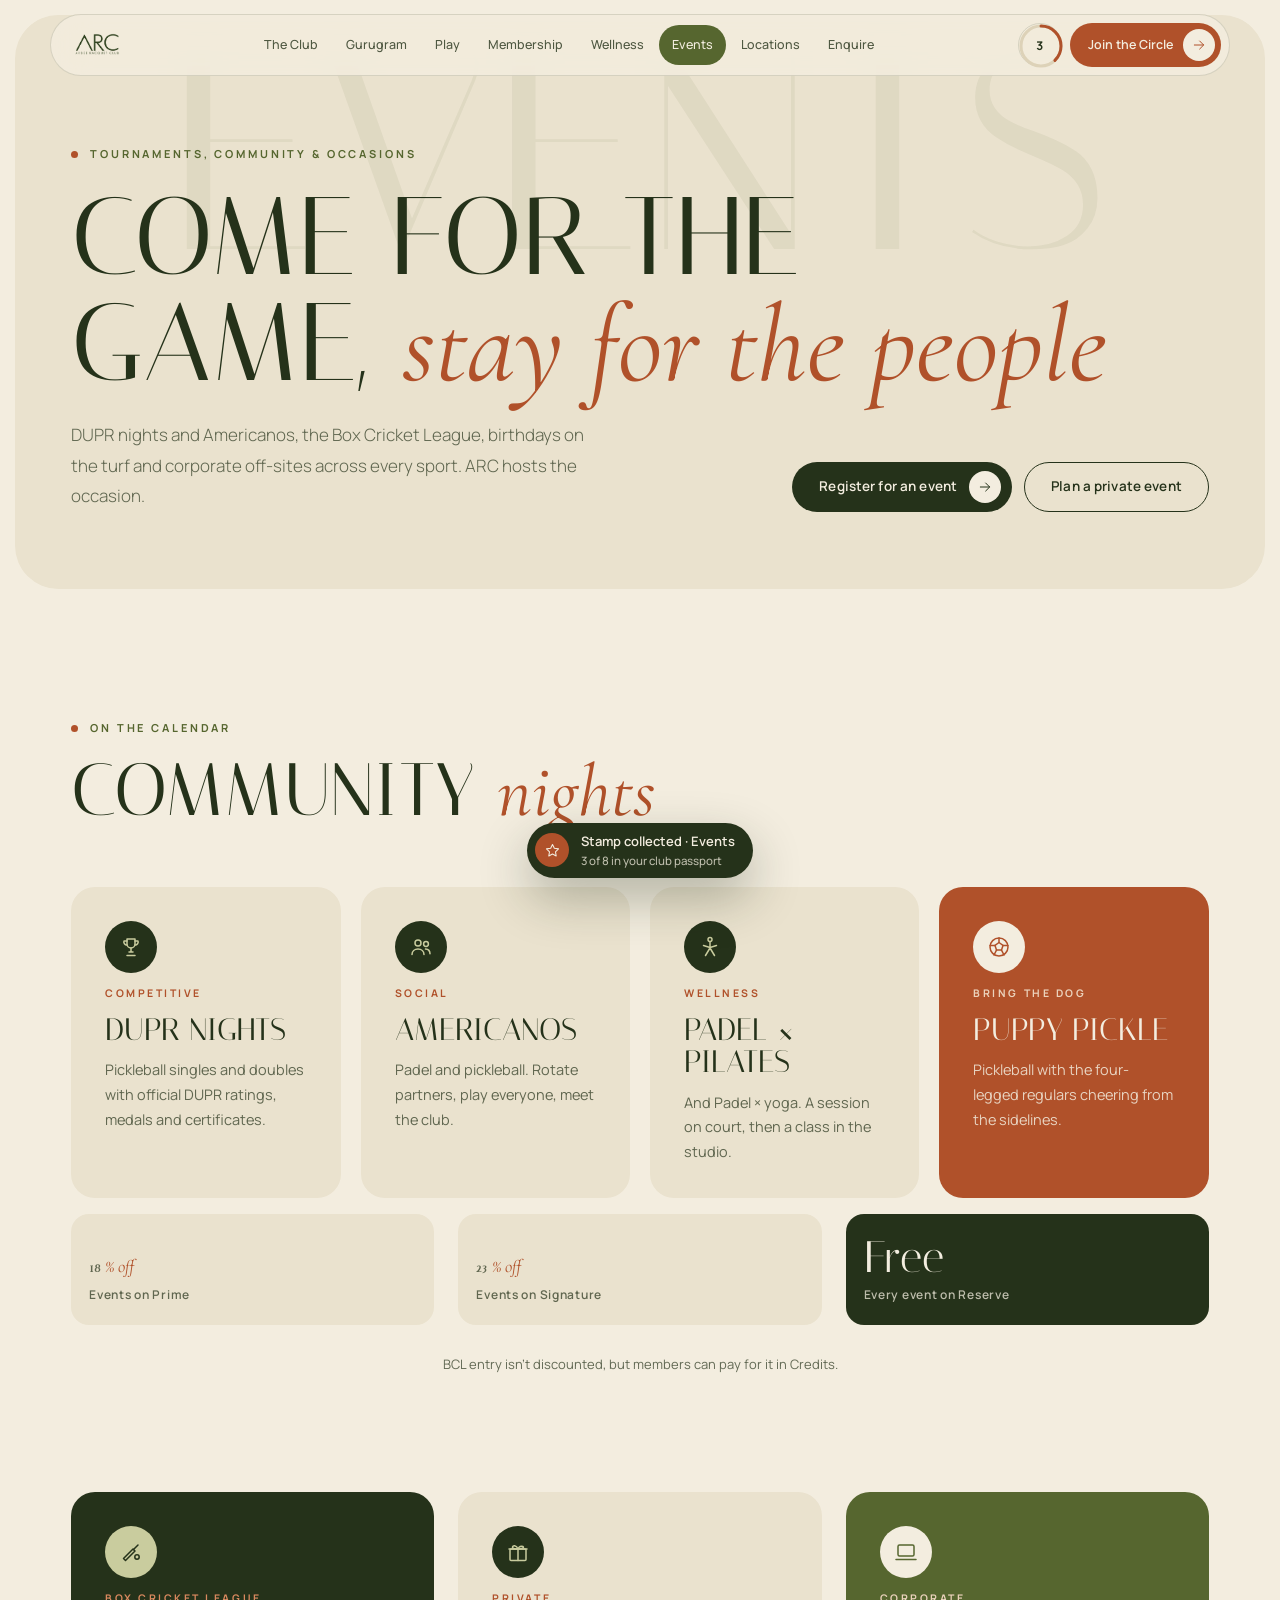
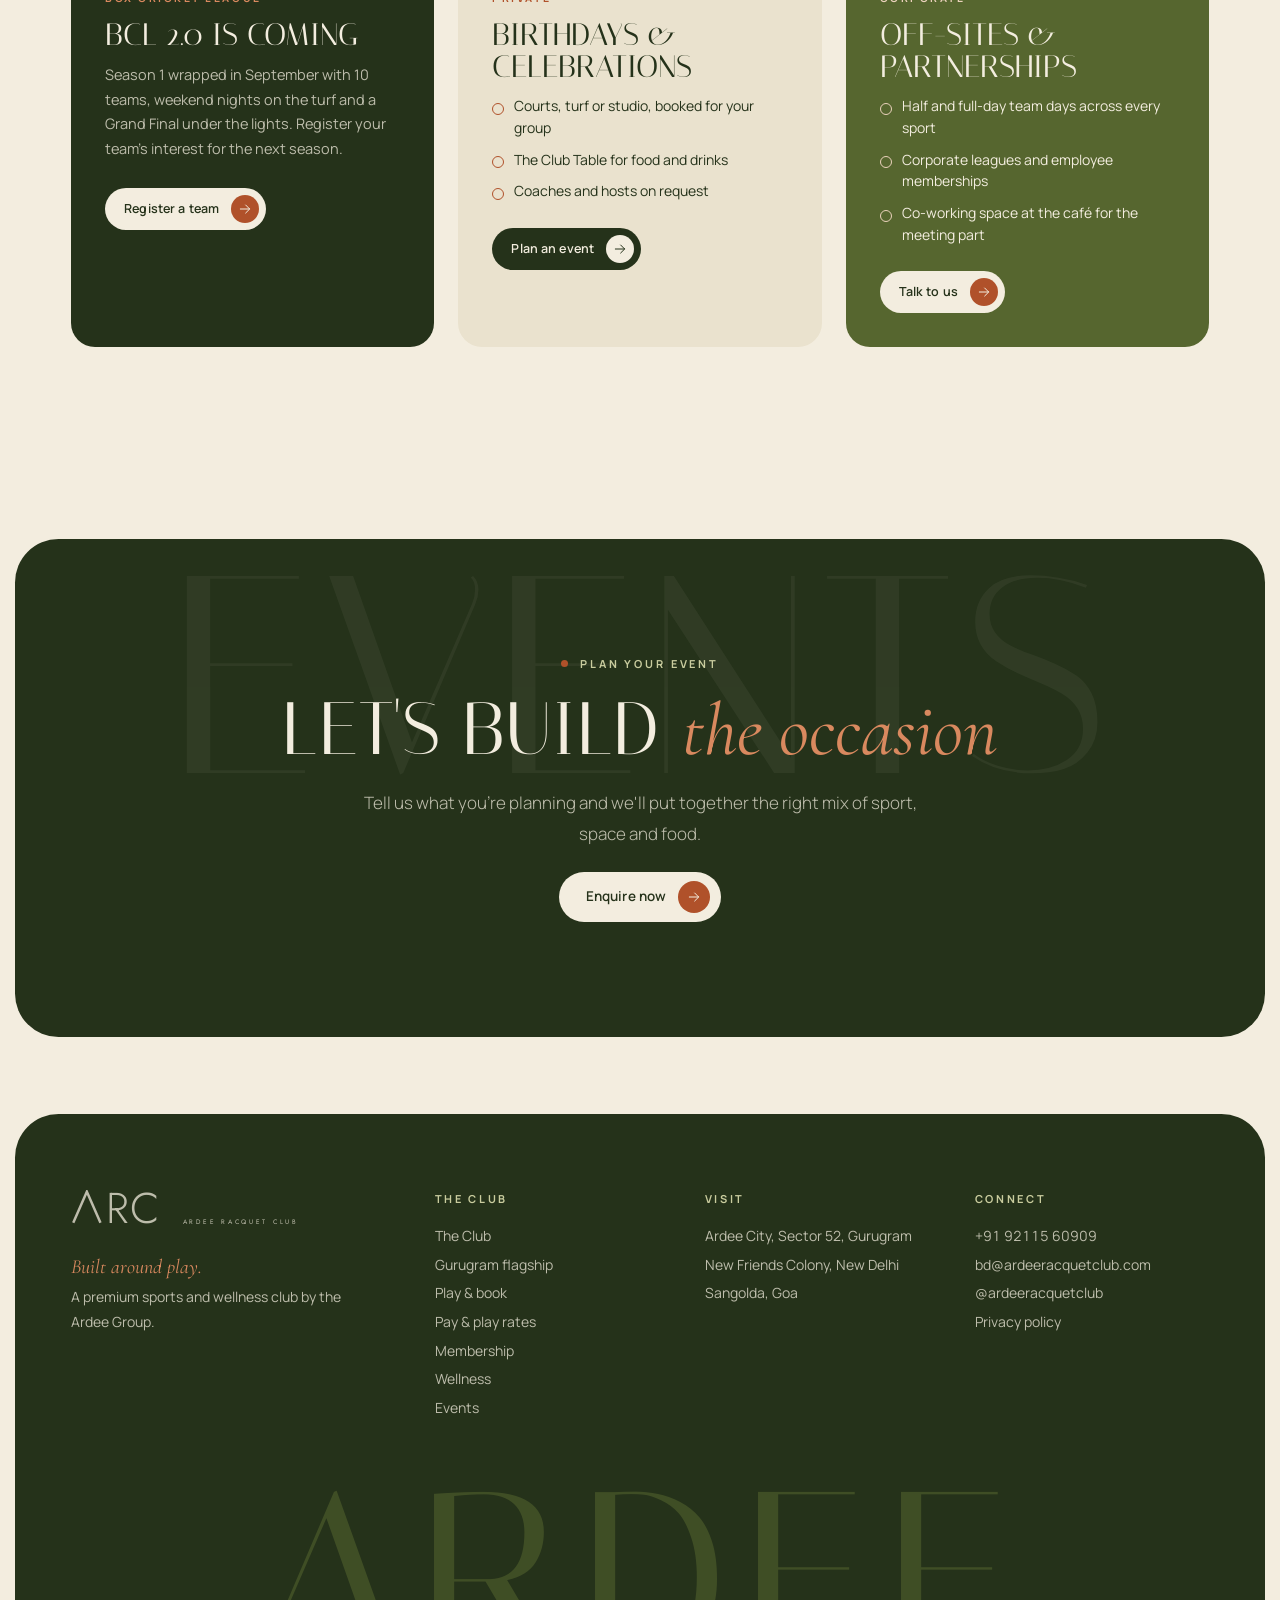
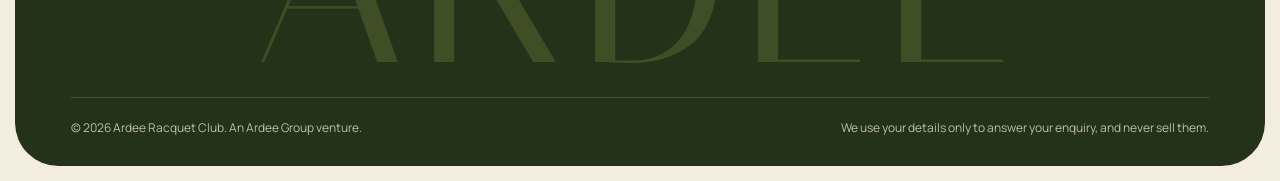
<file: events/index.html>
<!doctype html>
<html lang="en">
<head>
<meta charset="utf-8">
<meta name="viewport" content="width=device-width, initial-scale=1, viewport-fit=cover">
<meta name="theme-color" content="#F3EDDF">
<title>Events & tournaments | Ardee Racquet Club</title>
<meta name="description" content="Ardee Racquet Club (ARC), built around play. Padel, pickleball, turf, table tennis, a fully equipped gym, Pilates, yoga and Zumba at Ardee City, Sector 52, Gurugram. Join The ARC Circle.">
<link rel="preconnect" href="https://fonts.googleapis.com"><link rel="preconnect" href="https://fonts.gstatic.com" crossorigin>
<link href="https://fonts.googleapis.com/css2?family=Italiana&family=Cormorant+Garamond:ital,wght@1,400;1,500&family=Manrope:wght@300;400;500;600;700&family=Jost:wght@300;400&display=swap" rel="stylesheet">
<link rel="stylesheet" href="/assets/css/base.css">
</head>
<body>
<svg width="0" height="0" style="position:absolute" aria-hidden="true">
  <defs>
    <symbol id="i-arrow" viewBox="0 0 24 24"><path d="M5 12h14M13 6l6 6-6 6"/></symbol>
    <symbol id="i-ne" viewBox="0 0 24 24"><path d="M7 17L17 7M9 7h8v8"/></symbol>
    <symbol id="i-plus" viewBox="0 0 24 24"><path d="M12 5v14M5 12h14"/></symbol>
    <symbol id="i-x" viewBox="0 0 24 24"><path d="M6 6l12 12M18 6L6 18"/></symbol>
    <symbol id="i-padel" viewBox="0 0 24 24"><ellipse cx="10" cy="9" rx="6.5" ry="7"/><path d="M14.6 14.2L20 20.5"/><circle cx="8" cy="7" r=".5"/><circle cx="11" cy="7" r=".5"/><circle cx="9.5" cy="10" r=".5"/><circle cx="12.5" cy="10" r=".5"/><circle cx="7" cy="10" r=".5"/></symbol>
    <symbol id="i-pickle" viewBox="0 0 24 24"><rect x="4" y="2.5" width="11" height="12" rx="5"/><path d="M9.5 14.5v6.5"/><circle cx="18.5" cy="17.5" r="2.6"/></symbol>
    <symbol id="i-ball" viewBox="0 0 24 24"><circle cx="12" cy="12" r="9"/><path d="M12 7.5l4 2.9-1.5 4.7h-5L8 10.4z"/><path d="M12 3v4.5M21 10.4h-5M3 10.4h5M7 20l2.5-4.9M17 20l-2.5-4.9"/></symbol>
    <symbol id="i-cricket" viewBox="0 0 24 24"><path d="M4.5 18.5l9.5-9.5 2 2-9.5 9.5-2-2z"/><path d="M14.5 9.5l4.5-4.5"/><circle cx="18" cy="17" r="2.2"/></symbol>
    <symbol id="i-tt" viewBox="0 0 24 24"><circle cx="10" cy="10" r="6"/><path d="M14.3 14.3l5.2 5.2"/><circle cx="19" cy="5.5" r="1.8"/></symbol>
    <symbol id="i-gym" viewBox="0 0 24 24"><path d="M3 9.5v5M6 7v10M18 7v10M21 9.5v5M6 12h12"/></symbol>
    <symbol id="i-yoga" viewBox="0 0 24 24"><circle cx="12" cy="4.5" r="2"/><path d="M12 7v6M5.5 10.5l6.5 2 6.5-2M7.5 20.5l4.5-7.5 4.5 7.5"/></symbol>
    <symbol id="i-cup" viewBox="0 0 24 24"><path d="M4.5 9h11v4.5a5 5 0 0 1-5 5h-1a5 5 0 0 1-5-5z"/><path d="M15.5 10.5h1.5a2.5 2.5 0 0 1 0 5h-1.8"/><path d="M8 3.5v2.5M11 3.5v2.5"/><path d="M3 21h15"/></symbol>
    <symbol id="i-laptop" viewBox="0 0 24 24"><rect x="4" y="5" width="16" height="11" rx="1.5"/><path d="M2 19.5h20"/></symbol>
    <symbol id="i-dine" viewBox="0 0 24 24"><path d="M7 3v18M4.5 3v5a2.5 2.5 0 0 0 5 0V3"/><path d="M17.5 21V3c-2.2 1.8-3.5 4.6-3.5 8.5h3.5"/></symbol>
    <symbol id="i-track" viewBox="0 0 24 24"><rect x="2.5" y="6" width="19" height="12" rx="6"/><rect x="6.5" y="9.5" width="11" height="5" rx="2.5"/></symbol>
    <symbol id="i-car" viewBox="0 0 24 24"><path d="M3 16.5v-3.5l2-5h14l2 5v3.5z"/><path d="M3 13h18"/><circle cx="7.5" cy="16.5" r="1.6"/><circle cx="16.5" cy="16.5" r="1.6"/></symbol>
    <symbol id="i-key" viewBox="0 0 24 24"><circle cx="8" cy="12" r="4"/><path d="M12 12h9M18 12v3M21 12v3"/></symbol>
    <symbol id="i-bag" viewBox="0 0 24 24"><path d="M5 8h14l-1 12.5H6z"/><path d="M9 8V6a3 3 0 0 1 6 0v2"/></symbol>
    <symbol id="i-trophy" viewBox="0 0 24 24"><path d="M8 4h8v5a4 4 0 0 1-8 0z"/><path d="M8 6H5a3 3 0 0 0 3 4M16 6h3a3 3 0 0 1-3 4M12 13v4M8 20.5h8M10 17h4"/></symbol>
    <symbol id="i-people" viewBox="0 0 24 24"><circle cx="9" cy="8" r="3"/><path d="M3 19.5c0-3.3 2.7-5.5 6-5.5s6 2.2 6 5.5"/><circle cx="17" cy="9" r="2.4"/><path d="M16.5 14c2.7.2 4.5 2.2 4.5 4.8"/></symbol>
    <symbol id="i-pool" viewBox="0 0 24 24"><path d="M3 16c2 0 2-1.5 4.5-1.5S10 16 12 16s2-1.5 4.5-1.5S19 16 21 16M3 20c2 0 2-1.5 4.5-1.5S10 20 12 20s2-1.5 4.5-1.5S19 20 21 20"/><path d="M8 13V5.5a2 2 0 0 1 4 0M14 13V5.5a2 2 0 0 1 4 0M8 9h6"/></symbol>
    <symbol id="i-coin" viewBox="0 0 24 24"><circle cx="12" cy="12" r="8.5"/><path d="M14.8 9.4a3.4 3.4 0 1 0 0 5.2"/></symbol>
    <symbol id="i-gift" viewBox="0 0 24 24"><rect x="4" y="9" width="16" height="11.5" rx="1"/><path d="M3 9h18M12 9v11.5"/><path d="M12 9C10.5 5 6.5 5 6.5 7.3S12 9 12 9s5.5-.6 5.5-1.7S13.5 5 12 9"/></symbol>
    <symbol id="i-star" viewBox="0 0 24 24"><path d="M12 3.5l2.6 5.4 5.9.8-4.3 4.1 1 5.9L12 16.9l-5.2 2.8 1-5.9-4.3-4.1 5.9-.8z"/></symbol>
    <symbol id="i-cal" viewBox="0 0 24 24"><rect x="3.5" y="5" width="17" height="15.5" rx="2"/><path d="M3.5 10h17M8 3v4M16 3v4"/></symbol>
    <symbol id="i-clock" viewBox="0 0 24 24"><circle cx="12" cy="12" r="8.5"/><path d="M12 7.5V12l3 2"/></symbol>
    <symbol id="i-pin" viewBox="0 0 24 24"><path d="M12 21s-6.5-6.1-6.5-11.2a6.5 6.5 0 0 1 13 0C18.5 14.9 12 21 12 21z"/><circle cx="12" cy="9.8" r="2.4"/></symbol>
    <symbol id="i-chat" viewBox="0 0 24 24"><path d="M4 19.5l1.4-3.8A8 8 0 1 1 8.6 19z"/></symbol>
    <symbol id="i-mail" viewBox="0 0 24 24"><rect x="3" y="5.5" width="18" height="13" rx="2"/><path d="M3.5 6.5l8.5 6.5 8.5-6.5"/></symbol>
    <symbol id="i-insta" viewBox="0 0 24 24"><rect x="3.5" y="3.5" width="17" height="17" rx="5"/><circle cx="12" cy="12" r="4"/><circle cx="17" cy="7" r=".6"/></symbol>
    <symbol id="i-sun" viewBox="0 0 24 24"><circle cx="12" cy="12" r="4"/><path d="M12 2.5v2.5M12 19v2.5M2.5 12H5M19 12h2.5M5.3 5.3l1.8 1.8M16.9 16.9l1.8 1.8M5.3 18.7l1.8-1.8M16.9 7.1l1.8-1.8"/></symbol>
    <symbol id="i-dome" viewBox="0 0 24 24"><path d="M3 19.5h18M4.5 19.5a7.5 7.5 0 0 1 15 0"/><circle cx="9" cy="15" r=".6"/><circle cx="12" cy="13.5" r=".6"/><circle cx="15" cy="15" r=".6"/><circle cx="12" cy="16.8" r=".6"/></symbol>
  </defs>
</svg>

<nav class="nav" id="nav" aria-label="Main">
   <a href="/" class="logo" aria-label="Ardee Racquet Club home"><img src="/assets/image/logo.png" alt="Ardee Racquet Club (ARC)" style="height:30px;width:auto;display:block"></a>
  <div class="nav-links"><a href="/">The Club</a><a href="/gurugram/">Gurugram</a><a href="/play/">Play</a><a href="/membership/">Membership</a><a href="/wellness/">Wellness</a><a href="/events/" class="current">Events</a><a href="/locations/">Locations</a><a href="/enquire/">Enquire</a></div>
  <div class="nav-actions">
    <button type="button" class="pass-btn" id="passBtn" aria-label="Club passport" aria-expanded="false" aria-controls="passPanel"><svg class="ring" viewBox="0 0 46 46" aria-hidden="true"><circle class="trk" cx="23" cy="23" r="20"/><circle class="prg" id="passRing" cx="23" cy="23" r="20" stroke-dasharray="125.66" stroke-dashoffset="125.66"/></svg><b id="passCount">0</b></button>
    <a href="/membership/" class="nav-cta"><span class="lbl">Join the Circle</span><span class="ic"><svg class="i"><use href="#i-arrow"/></svg></span></a>
    <button class="burger" id="burger" aria-label="Open menu" aria-expanded="false"><span></span><span></span></button>
  </div>
</nav>
<div class="mobile-menu" id="mobileMenu"><a href="/">The Club</a><a href="/gurugram/">Gurugram</a><a href="/play/">Play</a><a href="/membership/">Membership</a><a href="/wellness/">Wellness</a><a href="/events/" class="current">Events</a><a href="/locations/">Locations</a><a href="/enquire/">Enquire</a></div>
<main class="page" data-page="events">
  <header class="phead">
    <div class="water" aria-hidden="true">EVENTS</div>
    <div class="wrap">
      <span class="eyebrow">Tournaments, community &amp; occasions</span>
      <h1 class="disp">Come for the game, <em>stay for the people</em></h1>
      <div class="split">
        <p class="lede">DUPR nights and Americanos, the Box Cricket League, birthdays on the turf and corporate off-sites across every sport. ARC hosts the occasion.</p>
        <div class="btns" style="justify-content:flex-end">
          <a href="/enquire/?tab=tournaments" class="btn btn-forest">Register for an event<span class="ic"><svg class="i"><use href="#i-arrow"/></svg></span></a>
          <a href="/enquire/?tab=events" class="btn btn-line">Plan a private event</a>
        </div>
      </div>
    </div>
  </header>

  <section class="sec">
    <div class="wrap">
      <div class="head"><span class="eyebrow">On the calendar</span><h2 class="disp">Community <em>nights</em></h2></div>
      <div class="grid-4">
        <div class="card reveal"><span class="ico"><svg class="i"><use href="#i-trophy"/></svg></span><span class="k">Competitive</span><h3>DUPR nights</h3><p>Pickleball singles and doubles with official DUPR ratings, medals and certificates.</p></div>
        <div class="card reveal d1"><span class="ico"><svg class="i"><use href="#i-people"/></svg></span><span class="k">Social</span><h3>Americanos</h3><p>Padel and pickleball. Rotate partners, play everyone, meet the club.</p></div>
        <div class="card reveal d2"><span class="ico"><svg class="i"><use href="#i-yoga"/></svg></span><span class="k">Wellness</span><h3>Padel × Pilates</h3><p>And Padel × yoga. A session on court, then a class in the studio.</p></div>
        <div class="card terra reveal d3"><span class="ico" style="background:var(--cream);color:var(--terra)"><svg class="i"><use href="#i-ball"/></svg></span><span class="k">Bring the dog</span><h3>Puppy Pickle</h3><p>Pickleball with the four-legged regulars cheering from the sidelines.</p></div>
      </div>
      <div class="grid-3" style="margin-top:16px">
        <div class="stat reveal"><b><span data-count="20">20</span><small>% off</small></b><span>Events on Prime</span></div>
        <div class="stat reveal d1"><b><span data-count="25">25</span><small>% off</small></b><span>Events on Signature</span></div>
        <div class="stat reveal d2" style="background:var(--forest);color:var(--cream)"><b>Free</b><span style="color:var(--on-dark-muted)">Every event on Reserve</span></div>
      </div>
      <p class="foot-note">BCL entry isn't discounted, but members can pay for it in Credits.</p>
    </div>
  </section>

  <section class="sec tight">
    <div class="wrap grid-3">
      <div class="card dark reveal">
        <span class="ico"><svg class="i"><use href="#i-cricket"/></svg></span>
        <span class="k">Box Cricket League</span><h3>BCL 2.0 is coming</h3>
        <p>Season 1 wrapped in September with 10 teams, weekend nights on the turf and a Grand Final under the lights. Register your team's interest for the next season.</p>
        <a href="/enquire/?tab=tournaments&amp;event=Box%20Cricket%20League%202.0%20%28team%29" class="btn btn-cream sm">Register a team<span class="ic"><svg class="i"><use href="#i-arrow"/></svg></span></a>
      </div>
      <div class="card reveal d1">
        <span class="ico"><svg class="i"><use href="#i-gift"/></svg></span>
        <span class="k">Private</span><h3>Birthdays &amp; celebrations</h3>
        <ul><li>Courts, turf or studio, booked for your group</li><li>The Club Table for food and drinks</li><li>Coaches and hosts on request</li></ul>
        <a href="/enquire/?tab=events" class="btn btn-forest sm">Plan an event<span class="ic"><svg class="i"><use href="#i-arrow"/></svg></span></a>
      </div>
      <div class="card olive reveal d2">
        <span class="ico" style="background:var(--cream);color:var(--olive)"><svg class="i"><use href="#i-laptop"/></svg></span>
        <span class="k">Corporate</span><h3>Off-sites &amp; partnerships</h3>
        <ul><li>Half and full-day team days across every sport</li><li>Corporate leagues and employee memberships</li><li>Co-working space at the café for the meeting part</li></ul>
        <a href="/enquire/?tab=corporate" class="btn btn-cream sm">Talk to us<span class="ic"><svg class="i"><use href="#i-arrow"/></svg></span></a>
      </div>
    </div>
  </section>

  <section class="panel on-dark" style="margin-top:clamp(40px,6vw,80px)">
    <div class="water" aria-hidden="true">EVENTS</div>
    <div class="sec center">
      <div class="wrap" style="display:grid;gap:22px;justify-items:center">
        <span class="eyebrow">Plan your event</span>
        <h2 class="disp">Let's build <em>the occasion</em></h2>
        <p class="lede">Tell us what you're planning and we'll put together the right mix of sport, space and food.</p>
        <div class="btns center"><a href="/enquire/?tab=events" class="btn btn-cream">Enquire now<span class="ic"><svg class="i"><use href="#i-arrow"/></svg></span></a></div>
      </div>
    </div>
  </section>
</main>
<footer class="site-footer">
  <div class="wrap">
    <div class="foot-grid">
      <div>
        <a href="/" class="logo" style="align-items:flex-start"><svg viewBox="0 0 96 30" style="height:34px" aria-hidden="true"><path d="M2 29 L14 1.5 L26 29" fill="none" stroke="currentColor" stroke-width="2.2"/><text x="31" y="29" font-family="Jost, Futura, sans-serif" font-weight="300" font-size="38" fill="currentColor" letter-spacing="1">RC</text></svg><small>Ardee Racquet Club</small></a>
        <p style="margin-top:16px;max-width:300px;line-height:1.75"><span class="it" style="color:#D9895F;font-size:20px">Built around play.</span><br>A premium sports and wellness club by the Ardee Group.</p>
      </div>
      <div><h4>The club</h4>
        <a href="/">The Club</a>
        <a href="/gurugram/">Gurugram flagship</a>
        <a href="/play/">Play &amp; book</a>
        <a href="/play/#rates">Pay &amp; play rates</a>
        <a href="/membership/">Membership</a>
        <a href="/wellness/">Wellness</a>
        <a href="/events/">Events</a></div>
      <div><h4>Visit</h4><p>Ardee City, Sector 52, Gurugram</p><p>New Friends Colony, New Delhi</p><p>Sangolda, Goa</p></div>
      <div><h4>Connect</h4>
        <a class="tnum" href="https://wa.me/919211560909" target="_blank" rel="noopener">+91 92115 60909</a>
        <p>bd@ardeeracquetclub.com</p>
        <a href="https://www.instagram.com/ardeeracquetclub" target="_blank" rel="noopener">@ardeeracquetclub</a>
        <a href="/enquire/">Privacy policy</a></div>
    </div>
    <div class="foot-big" aria-hidden="true">ARDEE</div>
    <div class="foot-bottom"><span>&copy; 2026 Ardee Racquet Club. An Ardee Group venture.</span><span>We use your details only to answer your enquiry, and never sell them.</span></div>
  </div>
</footer>

<div class="pass-bg" id="passBg"></div>
<div class="pass" id="passPanel" role="dialog" aria-modal="false" aria-labelledby="passTitle">
  <span class="eyebrow">Your visit</span>
  <h3 id="passTitle" style="margin-top:10px">Club passport</h3>
  <p class="sub">Collect a stamp in every corner of the club. Each page you open adds one.</p>
  <div class="stamps">
    <div class="stamp" data-stamp="home"><span class="disc"><svg class="i"><use href="#i-star"/></svg></span>The Club</div>
    <div class="stamp olive" data-stamp="gurugram"><span class="disc"><svg class="i"><use href="#i-pin"/></svg></span>Gurugram</div>
    <div class="stamp" data-stamp="play"><span class="disc"><svg class="i"><use href="#i-padel"/></svg></span>Play</div>
    <div class="stamp forest" data-stamp="membership"><span class="disc"><svg class="i"><use href="#i-coin"/></svg></span>Circle</div>
    <div class="stamp olive" data-stamp="wellness"><span class="disc"><svg class="i"><use href="#i-yoga"/></svg></span>Wellness</div>
    <div class="stamp" data-stamp="events"><span class="disc"><svg class="i"><use href="#i-trophy"/></svg></span>Events</div>
    <div class="stamp forest" data-stamp="locations"><span class="disc"><svg class="i"><use href="#i-cal"/></svg></span>Locations</div>
    <div class="stamp olive" data-stamp="enquire"><span class="disc"><svg class="i"><use href="#i-chat"/></svg></span>Say hello</div>
  </div>
  <div class="pass-meter"><div class="row-between"><span id="passMeterLbl">0 of 8 stamps</span><span id="passMeterPct" class="tnum">0%</span></div><span class="tr"><i id="passMeter"></i></span></div>
  <div class="bonus" id="passBonus"><span class="disc"><svg class="i"><use href="#i-ball"/></svg></span><span><b>Hidden ace.</b> There's a ball in play on the home page. Find it for a bonus stamp.</span></div>
  <div class="full" id="passFull"><b>Full house</b><p>You've seen every corner of ARC. The best way to feel it is in person: come for a club walk with our membership team.</p><a href="/enquire/?tab=membership" class="btn btn-cream sm">Book a club walk<span class="ic"><svg class="i"><use href="#i-arrow"/></svg></span></a></div>
  <button type="button" class="reset" id="passReset">Reset passport</button>
</div>
<div class="toast" id="toast" role="status" aria-live="polite"><span class="disc"><svg class="i"><use href="#i-star"/></svg></span><span id="toastText"></span></div>

<div class="dock" aria-label="Quick actions">
  <button type="button" class="btn btn-line book-court-btn">Book a court</button>
  <a href="/membership/" class="btn btn-terra">Join the Circle</a>
</div>

<div class="modal-bg" id="locModalBackdrop">
  <div class="modal" role="dialog" aria-modal="true" aria-labelledby="locTitle">
    <button type="button" class="modal-x" id="locModalClose" aria-label="Close"><svg class="i"><use href="#i-x"/></svg></button>
    <span class="eyebrow">Book a court</span>
    <h3 id="locTitle">Choose your club</h3>
    <p class="sub">You'll go to Hudle to pick your sport, court and slot.</p>
    <a class="loc-opt" href="https://hudle.in/venues/ardee-racquet-club-arc-gurugram/145202" target="_blank" rel="noopener"><span class="ico"><svg class="i"><use href="#i-padel"/></svg></span><span class="t"><b>ARC Gurugram</b><small>Padel · Pickleball · Turf · Table tennis</small></span><span class="arrow-c"><svg class="i"><use href="#i-ne"/></svg></span></a>
    <a class="loc-opt" href="https://hudle.in/venues/ardee-racquet-club-arc-new-friends-colony/321652" target="_blank" rel="noopener"><span class="ico"><svg class="i"><use href="#i-pickle"/></svg></span><span class="t"><b>ARC New Friends Colony</b><small>Pickleball · ₹1,100 per court, per hour</small></span><span class="arrow-c"><svg class="i"><use href="#i-ne"/></svg></span></a>
    <a class="loc-opt" href="https://hudle.in/venues/ardee-racquet-club-goa/764119" target="_blank" rel="noopener"><span class="ico"><svg class="i"><use href="#i-pickle"/></svg></span><span class="t"><b>ARC Goa</b><small>Pickleball · ₹800 per court, per hour</small></span><span class="arrow-c"><svg class="i"><use href="#i-ne"/></svg></span></a>
    <p class="member-note">Members skip Hudle and book 7 to 14 days ahead on WhatsApp. <a href="/membership/">See The ARC Circle</a></p>
  </div>
</div>

<script src="/assets/js/config.js"></script>
<script src="/assets/js/core.js"></script>
</body>
</html>
</file>
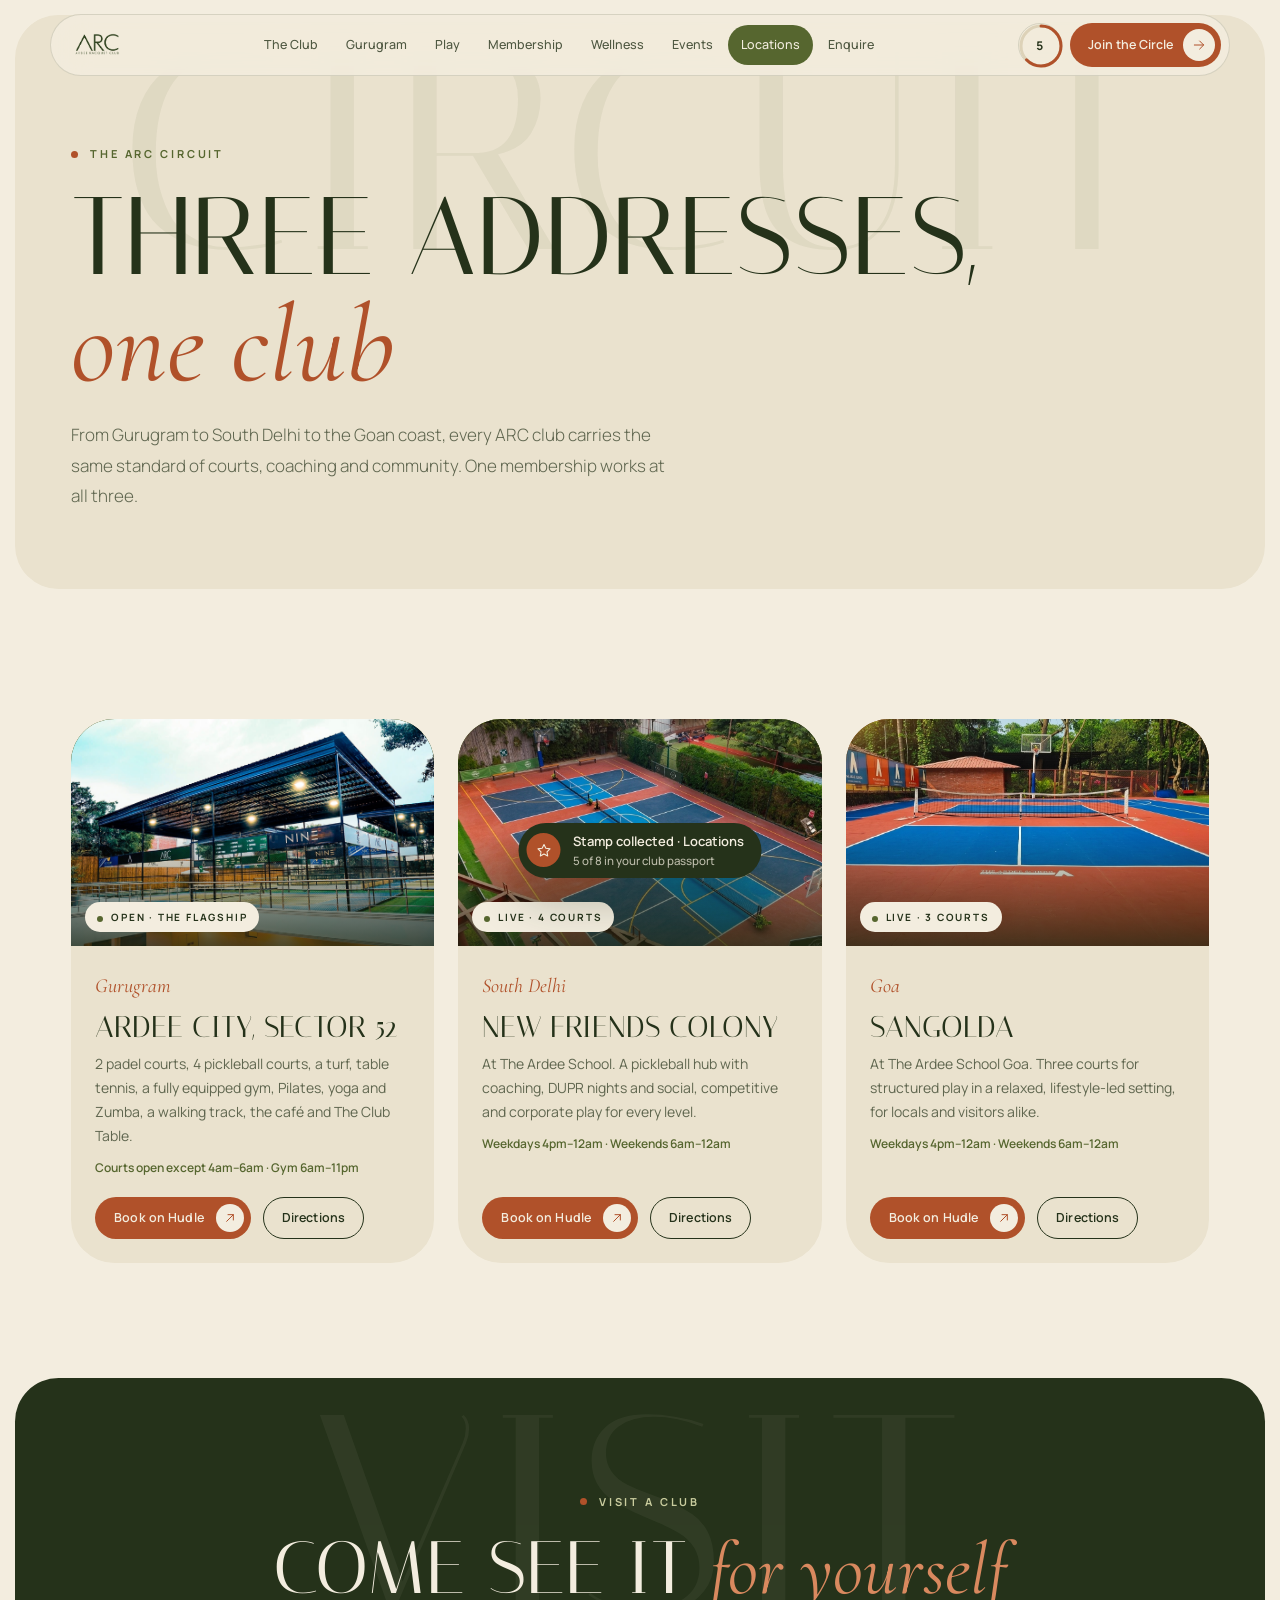
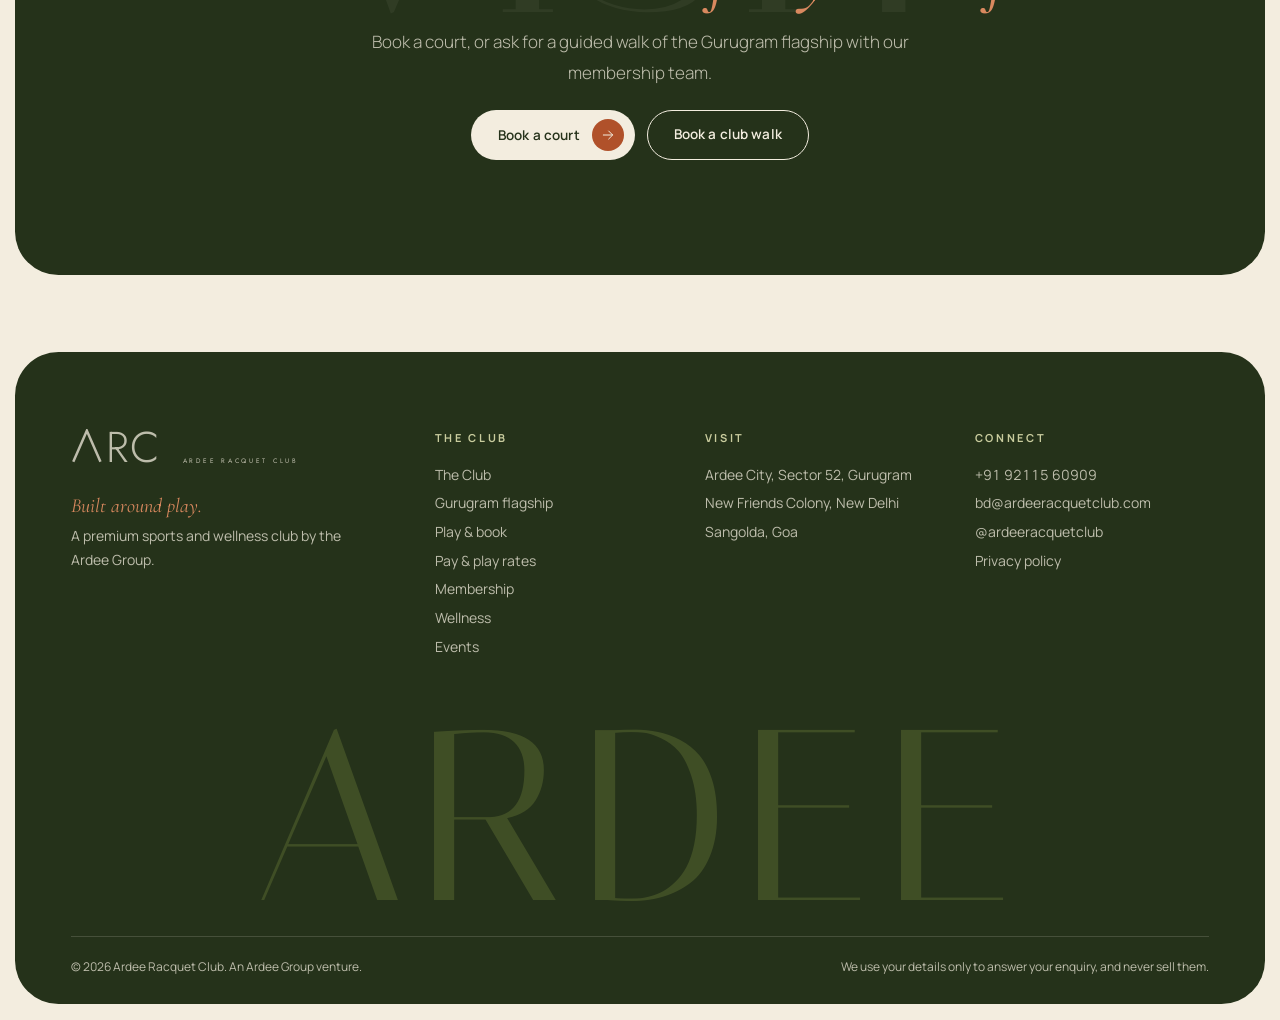
<file: locations/index.html>
<!doctype html>
<html lang="en">
<head>
<meta charset="utf-8">
<meta name="viewport" content="width=device-width, initial-scale=1, viewport-fit=cover">
<meta name="theme-color" content="#F3EDDF">
<title>Locations | Ardee Racquet Club</title>
<meta name="description" content="Ardee Racquet Club (ARC), built around play. Padel, pickleball, turf, table tennis, a fully equipped gym, Pilates, yoga and Zumba at Ardee City, Sector 52, Gurugram. Join The ARC Circle.">
<link rel="preconnect" href="https://fonts.googleapis.com"><link rel="preconnect" href="https://fonts.gstatic.com" crossorigin>
<link href="https://fonts.googleapis.com/css2?family=Italiana&family=Cormorant+Garamond:ital,wght@1,400;1,500&family=Manrope:wght@300;400;500;600;700&family=Jost:wght@300;400&display=swap" rel="stylesheet">
<link rel="stylesheet" href="/assets/css/base.css">
<link rel="stylesheet" href="/assets/css/locations.css">
</head>
<body>
<svg width="0" height="0" style="position:absolute" aria-hidden="true">
  <defs>
    <symbol id="i-arrow" viewBox="0 0 24 24"><path d="M5 12h14M13 6l6 6-6 6"/></symbol>
    <symbol id="i-ne" viewBox="0 0 24 24"><path d="M7 17L17 7M9 7h8v8"/></symbol>
    <symbol id="i-plus" viewBox="0 0 24 24"><path d="M12 5v14M5 12h14"/></symbol>
    <symbol id="i-x" viewBox="0 0 24 24"><path d="M6 6l12 12M18 6L6 18"/></symbol>
    <symbol id="i-padel" viewBox="0 0 24 24"><ellipse cx="10" cy="9" rx="6.5" ry="7"/><path d="M14.6 14.2L20 20.5"/><circle cx="8" cy="7" r=".5"/><circle cx="11" cy="7" r=".5"/><circle cx="9.5" cy="10" r=".5"/><circle cx="12.5" cy="10" r=".5"/><circle cx="7" cy="10" r=".5"/></symbol>
    <symbol id="i-pickle" viewBox="0 0 24 24"><rect x="4" y="2.5" width="11" height="12" rx="5"/><path d="M9.5 14.5v6.5"/><circle cx="18.5" cy="17.5" r="2.6"/></symbol>
    <symbol id="i-ball" viewBox="0 0 24 24"><circle cx="12" cy="12" r="9"/><path d="M12 7.5l4 2.9-1.5 4.7h-5L8 10.4z"/><path d="M12 3v4.5M21 10.4h-5M3 10.4h5M7 20l2.5-4.9M17 20l-2.5-4.9"/></symbol>
    <symbol id="i-cricket" viewBox="0 0 24 24"><path d="M4.5 18.5l9.5-9.5 2 2-9.5 9.5-2-2z"/><path d="M14.5 9.5l4.5-4.5"/><circle cx="18" cy="17" r="2.2"/></symbol>
    <symbol id="i-tt" viewBox="0 0 24 24"><circle cx="10" cy="10" r="6"/><path d="M14.3 14.3l5.2 5.2"/><circle cx="19" cy="5.5" r="1.8"/></symbol>
    <symbol id="i-gym" viewBox="0 0 24 24"><path d="M3 9.5v5M6 7v10M18 7v10M21 9.5v5M6 12h12"/></symbol>
    <symbol id="i-yoga" viewBox="0 0 24 24"><circle cx="12" cy="4.5" r="2"/><path d="M12 7v6M5.5 10.5l6.5 2 6.5-2M7.5 20.5l4.5-7.5 4.5 7.5"/></symbol>
    <symbol id="i-cup" viewBox="0 0 24 24"><path d="M4.5 9h11v4.5a5 5 0 0 1-5 5h-1a5 5 0 0 1-5-5z"/><path d="M15.5 10.5h1.5a2.5 2.5 0 0 1 0 5h-1.8"/><path d="M8 3.5v2.5M11 3.5v2.5"/><path d="M3 21h15"/></symbol>
    <symbol id="i-laptop" viewBox="0 0 24 24"><rect x="4" y="5" width="16" height="11" rx="1.5"/><path d="M2 19.5h20"/></symbol>
    <symbol id="i-dine" viewBox="0 0 24 24"><path d="M7 3v18M4.5 3v5a2.5 2.5 0 0 0 5 0V3"/><path d="M17.5 21V3c-2.2 1.8-3.5 4.6-3.5 8.5h3.5"/></symbol>
    <symbol id="i-track" viewBox="0 0 24 24"><rect x="2.5" y="6" width="19" height="12" rx="6"/><rect x="6.5" y="9.5" width="11" height="5" rx="2.5"/></symbol>
    <symbol id="i-car" viewBox="0 0 24 24"><path d="M3 16.5v-3.5l2-5h14l2 5v3.5z"/><path d="M3 13h18"/><circle cx="7.5" cy="16.5" r="1.6"/><circle cx="16.5" cy="16.5" r="1.6"/></symbol>
    <symbol id="i-key" viewBox="0 0 24 24"><circle cx="8" cy="12" r="4"/><path d="M12 12h9M18 12v3M21 12v3"/></symbol>
    <symbol id="i-bag" viewBox="0 0 24 24"><path d="M5 8h14l-1 12.5H6z"/><path d="M9 8V6a3 3 0 0 1 6 0v2"/></symbol>
    <symbol id="i-trophy" viewBox="0 0 24 24"><path d="M8 4h8v5a4 4 0 0 1-8 0z"/><path d="M8 6H5a3 3 0 0 0 3 4M16 6h3a3 3 0 0 1-3 4M12 13v4M8 20.5h8M10 17h4"/></symbol>
    <symbol id="i-people" viewBox="0 0 24 24"><circle cx="9" cy="8" r="3"/><path d="M3 19.5c0-3.3 2.7-5.5 6-5.5s6 2.2 6 5.5"/><circle cx="17" cy="9" r="2.4"/><path d="M16.5 14c2.7.2 4.5 2.2 4.5 4.8"/></symbol>
    <symbol id="i-pool" viewBox="0 0 24 24"><path d="M3 16c2 0 2-1.5 4.5-1.5S10 16 12 16s2-1.5 4.5-1.5S19 16 21 16M3 20c2 0 2-1.5 4.5-1.5S10 20 12 20s2-1.5 4.5-1.5S19 20 21 20"/><path d="M8 13V5.5a2 2 0 0 1 4 0M14 13V5.5a2 2 0 0 1 4 0M8 9h6"/></symbol>
    <symbol id="i-coin" viewBox="0 0 24 24"><circle cx="12" cy="12" r="8.5"/><path d="M14.8 9.4a3.4 3.4 0 1 0 0 5.2"/></symbol>
    <symbol id="i-gift" viewBox="0 0 24 24"><rect x="4" y="9" width="16" height="11.5" rx="1"/><path d="M3 9h18M12 9v11.5"/><path d="M12 9C10.5 5 6.5 5 6.5 7.3S12 9 12 9s5.5-.6 5.5-1.7S13.5 5 12 9"/></symbol>
    <symbol id="i-star" viewBox="0 0 24 24"><path d="M12 3.5l2.6 5.4 5.9.8-4.3 4.1 1 5.9L12 16.9l-5.2 2.8 1-5.9-4.3-4.1 5.9-.8z"/></symbol>
    <symbol id="i-cal" viewBox="0 0 24 24"><rect x="3.5" y="5" width="17" height="15.5" rx="2"/><path d="M3.5 10h17M8 3v4M16 3v4"/></symbol>
    <symbol id="i-clock" viewBox="0 0 24 24"><circle cx="12" cy="12" r="8.5"/><path d="M12 7.5V12l3 2"/></symbol>
    <symbol id="i-pin" viewBox="0 0 24 24"><path d="M12 21s-6.5-6.1-6.5-11.2a6.5 6.5 0 0 1 13 0C18.5 14.9 12 21 12 21z"/><circle cx="12" cy="9.8" r="2.4"/></symbol>
    <symbol id="i-chat" viewBox="0 0 24 24"><path d="M4 19.5l1.4-3.8A8 8 0 1 1 8.6 19z"/></symbol>
    <symbol id="i-mail" viewBox="0 0 24 24"><rect x="3" y="5.5" width="18" height="13" rx="2"/><path d="M3.5 6.5l8.5 6.5 8.5-6.5"/></symbol>
    <symbol id="i-insta" viewBox="0 0 24 24"><rect x="3.5" y="3.5" width="17" height="17" rx="5"/><circle cx="12" cy="12" r="4"/><circle cx="17" cy="7" r=".6"/></symbol>
    <symbol id="i-sun" viewBox="0 0 24 24"><circle cx="12" cy="12" r="4"/><path d="M12 2.5v2.5M12 19v2.5M2.5 12H5M19 12h2.5M5.3 5.3l1.8 1.8M16.9 16.9l1.8 1.8M5.3 18.7l1.8-1.8M16.9 7.1l1.8-1.8"/></symbol>
    <symbol id="i-dome" viewBox="0 0 24 24"><path d="M3 19.5h18M4.5 19.5a7.5 7.5 0 0 1 15 0"/><circle cx="9" cy="15" r=".6"/><circle cx="12" cy="13.5" r=".6"/><circle cx="15" cy="15" r=".6"/><circle cx="12" cy="16.8" r=".6"/></symbol>
  </defs>
</svg>

<nav class="nav" id="nav" aria-label="Main">
  <a href="/" class="logo" aria-label="Ardee Racquet Club home"><img src="/assets/image/logo.png" alt="Ardee Racquet Club (ARC)" style="height:30px;width:auto;display:block"></a>
  <div class="nav-links"><a href="/">The Club</a><a href="/gurugram/">Gurugram</a><a href="/play/">Play</a><a href="/membership/">Membership</a><a href="/wellness/">Wellness</a><a href="/events/">Events</a><a href="/locations/" class="current">Locations</a><a href="/enquire/">Enquire</a></div>
  <div class="nav-actions">
    <button type="button" class="pass-btn" id="passBtn" aria-label="Club passport" aria-expanded="false" aria-controls="passPanel"><svg class="ring" viewBox="0 0 46 46" aria-hidden="true"><circle class="trk" cx="23" cy="23" r="20"/><circle class="prg" id="passRing" cx="23" cy="23" r="20" stroke-dasharray="125.66" stroke-dashoffset="125.66"/></svg><b id="passCount">0</b></button>
    <a href="/membership/" class="nav-cta"><span class="lbl">Join the Circle</span><span class="ic"><svg class="i"><use href="#i-arrow"/></svg></span></a>
    <button class="burger" id="burger" aria-label="Open menu" aria-expanded="false"><span></span><span></span></button>
  </div>
</nav>
<div class="mobile-menu" id="mobileMenu"><a href="/">The Club</a><a href="/gurugram/">Gurugram</a><a href="/play/">Play</a><a href="/membership/">Membership</a><a href="/wellness/">Wellness</a><a href="/events/">Events</a><a href="/locations/" class="current">Locations</a><a href="/enquire/">Enquire</a></div>
<main class="page" data-page="locations">
  <header class="phead">
    <div class="water" aria-hidden="true">CIRCUIT</div>
    <div class="wrap">
      <span class="eyebrow">The ARC circuit</span>
      <h1 class="disp">Three addresses, <em>one club</em></h1>
      <p class="lede">From Gurugram to South Delhi to the Goan coast, every ARC club carries the same standard of courts, coaching and community. One membership works at all three.</p>
    </div>
  </header>

  <section class="sec">
    <div class="wrap grid-3">
      <article class="loc reveal">
        <div class="photo" style="--pbg:linear-gradient(160deg,#56662F,#1C2713)"><img class="scene-img" src="/assets/image/ggm.jpeg" alt="" loading="lazy" onerror="this.remove()"><span class="status">Open · The flagship</span></div>
        <div class="loc-body">
          <span class="city">Gurugram</span><h3>Ardee City, Sector 52</h3>
          <p>2 padel courts, 4 pickleball courts, a turf, table tennis, a fully equipped gym, Pilates, yoga and Zumba, a walking track, the café and The Club Table.</p>
          <span class="hrs">Courts open except 4am–6am · Gym 6am–11pm</span>
          <div class="btns"><a class="btn btn-terra sm" href="https://hudle.in/venues/ardee-racquet-club-arc-gurugram/145202" target="_blank" rel="noopener">Book on Hudle<span class="ic"><svg class="i"><use href="#i-ne"/></svg></span></a><a class="btn btn-line sm" href="https://www.google.com/maps/search/?api=1&amp;query=Ardee%20Racquet%20Club%20Ardee%20City%20Sector%2052%20Gurugram" target="_blank" rel="noopener">Directions</a></div>
        </div>
      </article>
      <article class="loc reveal d1">
        <div class="photo" style="--pbg:linear-gradient(160deg,#6F7F41,#2C3B1D)"><img class="scene-img" src="/assets/image/nfd.jpeg" alt="" loading="lazy" onerror="this.remove()"><span class="status">Live · 4 courts</span></div>
        <div class="loc-body">
          <span class="city">South Delhi</span><h3>New Friends Colony</h3>
          <p>At The Ardee School. A pickleball hub with coaching, DUPR nights and social, competitive and corporate play for every level.</p>
          <span class="hrs">Weekdays 4pm–12am · Weekends 6am–12am</span>
          <div class="btns"><a class="btn btn-terra sm" href="https://hudle.in/venues/ardee-racquet-club-arc-new-friends-colony/321652" target="_blank" rel="noopener">Book on Hudle<span class="ic"><svg class="i"><use href="#i-ne"/></svg></span></a><a class="btn btn-line sm" href="https://www.google.com/maps/search/?api=1&amp;query=The%20Ardee%20School%20New%20Friends%20Colony%20New%20Delhi" target="_blank" rel="noopener">Directions</a></div>
        </div>
      </article>
      <article class="loc reveal d2">
        <div class="photo" style="--pbg:linear-gradient(160deg,#C27148,#6B2F17)"><img class="scene-img" src="/assets/image/goa.jpeg" alt="" loading="lazy" onerror="this.remove()"><span class="status">Live · 3 courts</span></div>
        <div class="loc-body">
          <span class="city">Goa</span><h3>Sangolda</h3>
          <p>At The Ardee School Goa. Three courts for structured play in a relaxed, lifestyle-led setting, for locals and visitors alike.</p>
          <span class="hrs">Weekdays 4pm–12am · Weekends 6am–12am</span>
          <div class="btns"><a class="btn btn-terra sm" href="https://hudle.in/venues/ardee-racquet-club-goa/764119" target="_blank" rel="noopener">Book on Hudle<span class="ic"><svg class="i"><use href="#i-ne"/></svg></span></a><a class="btn btn-line sm" href="https://www.google.com/maps/search/?api=1&amp;query=The%20Ardee%20School%20Goa%20Porvorim" target="_blank" rel="noopener">Directions</a></div>
        </div>
      </article>
    </div>
  </section>

  <section class="panel on-dark">
    <div class="water" aria-hidden="true">VISIT</div>
    <div class="sec center">
      <div class="wrap" style="display:grid;gap:22px;justify-items:center">
        <span class="eyebrow">Visit a club</span>
        <h2 class="disp">Come see it <em>for yourself</em></h2>
        <p class="lede">Book a court, or ask for a guided walk of the Gurugram flagship with our membership team.</p>
        <div class="btns center"><button type="button" class="btn btn-cream book-court-btn">Book a court<span class="ic"><svg class="i"><use href="#i-arrow"/></svg></span></button><a href="/enquire/?tab=membership" class="btn btn-line">Book a club walk</a></div>
      </div>
    </div>
  </section>
</main>
<footer class="site-footer">
  <div class="wrap">
    <div class="foot-grid">
      <div>
        <a href="/" class="logo" style="align-items:flex-start"><svg viewBox="0 0 96 30" style="height:34px" aria-hidden="true"><path d="M2 29 L14 1.5 L26 29" fill="none" stroke="currentColor" stroke-width="2.2"/><text x="31" y="29" font-family="Jost, Futura, sans-serif" font-weight="300" font-size="38" fill="currentColor" letter-spacing="1">RC</text></svg><small>Ardee Racquet Club</small></a>
        <p style="margin-top:16px;max-width:300px;line-height:1.75"><span class="it" style="color:#D9895F;font-size:20px">Built around play.</span><br>A premium sports and wellness club by the Ardee Group.</p>
      </div>
      <div><h4>The club</h4>
        <a href="/">The Club</a>
        <a href="/gurugram/">Gurugram flagship</a>
        <a href="/play/">Play &amp; book</a>
        <a href="/play/#rates">Pay &amp; play rates</a>
        <a href="/membership/">Membership</a>
        <a href="/wellness/">Wellness</a>
        <a href="/events/">Events</a></div>
      <div><h4>Visit</h4><p>Ardee City, Sector 52, Gurugram</p><p>New Friends Colony, New Delhi</p><p>Sangolda, Goa</p></div>
      <div><h4>Connect</h4>
        <a class="tnum" href="https://wa.me/919211560909" target="_blank" rel="noopener">+91 92115 60909</a>
        <p>bd@ardeeracquetclub.com</p>
        <a href="https://www.instagram.com/ardeeracquetclub" target="_blank" rel="noopener">@ardeeracquetclub</a>
        <a href="/enquire/">Privacy policy</a></div>
    </div>
    <div class="foot-big" aria-hidden="true">ARDEE</div>
    <div class="foot-bottom"><span>&copy; 2026 Ardee Racquet Club. An Ardee Group venture.</span><span>We use your details only to answer your enquiry, and never sell them.</span></div>
  </div>
</footer>

<div class="pass-bg" id="passBg"></div>
<div class="pass" id="passPanel" role="dialog" aria-modal="false" aria-labelledby="passTitle">
  <span class="eyebrow">Your visit</span>
  <h3 id="passTitle" style="margin-top:10px">Club passport</h3>
  <p class="sub">Collect a stamp in every corner of the club. Each page you open adds one.</p>
  <div class="stamps">
    <div class="stamp" data-stamp="home"><span class="disc"><svg class="i"><use href="#i-star"/></svg></span>The Club</div>
    <div class="stamp olive" data-stamp="gurugram"><span class="disc"><svg class="i"><use href="#i-pin"/></svg></span>Gurugram</div>
    <div class="stamp" data-stamp="play"><span class="disc"><svg class="i"><use href="#i-padel"/></svg></span>Play</div>
    <div class="stamp forest" data-stamp="membership"><span class="disc"><svg class="i"><use href="#i-coin"/></svg></span>Circle</div>
    <div class="stamp olive" data-stamp="wellness"><span class="disc"><svg class="i"><use href="#i-yoga"/></svg></span>Wellness</div>
    <div class="stamp" data-stamp="events"><span class="disc"><svg class="i"><use href="#i-trophy"/></svg></span>Events</div>
    <div class="stamp forest" data-stamp="locations"><span class="disc"><svg class="i"><use href="#i-cal"/></svg></span>Locations</div>
    <div class="stamp olive" data-stamp="enquire"><span class="disc"><svg class="i"><use href="#i-chat"/></svg></span>Say hello</div>
  </div>
  <div class="pass-meter"><div class="row-between"><span id="passMeterLbl">0 of 8 stamps</span><span id="passMeterPct" class="tnum">0%</span></div><span class="tr"><i id="passMeter"></i></span></div>
  <div class="bonus" id="passBonus"><span class="disc"><svg class="i"><use href="#i-ball"/></svg></span><span><b>Hidden ace.</b> There's a ball in play on the home page. Find it for a bonus stamp.</span></div>
  <div class="full" id="passFull"><b>Full house</b><p>You've seen every corner of ARC. The best way to feel it is in person: come for a club walk with our membership team.</p><a href="/enquire/?tab=membership" class="btn btn-cream sm">Book a club walk<span class="ic"><svg class="i"><use href="#i-arrow"/></svg></span></a></div>
  <button type="button" class="reset" id="passReset">Reset passport</button>
</div>
<div class="toast" id="toast" role="status" aria-live="polite"><span class="disc"><svg class="i"><use href="#i-star"/></svg></span><span id="toastText"></span></div>

<div class="dock" aria-label="Quick actions">
  <button type="button" class="btn btn-line book-court-btn">Book a court</button>
  <a href="/membership/" class="btn btn-terra">Join the Circle</a>
</div>

<div class="modal-bg" id="locModalBackdrop">
  <div class="modal" role="dialog" aria-modal="true" aria-labelledby="locTitle">
    <button type="button" class="modal-x" id="locModalClose" aria-label="Close"><svg class="i"><use href="#i-x"/></svg></button>
    <span class="eyebrow">Book a court</span>
    <h3 id="locTitle">Choose your club</h3>
    <p class="sub">You'll go to Hudle to pick your sport, court and slot.</p>
    <a class="loc-opt" href="https://hudle.in/venues/ardee-racquet-club-arc-gurugram/145202" target="_blank" rel="noopener"><span class="ico"><svg class="i"><use href="#i-padel"/></svg></span><span class="t"><b>ARC Gurugram</b><small>Padel · Pickleball · Turf · Table tennis</small></span><span class="arrow-c"><svg class="i"><use href="#i-ne"/></svg></span></a>
    <a class="loc-opt" href="https://hudle.in/venues/ardee-racquet-club-arc-new-friends-colony/321652" target="_blank" rel="noopener"><span class="ico"><svg class="i"><use href="#i-pickle"/></svg></span><span class="t"><b>ARC New Friends Colony</b><small>Pickleball · ₹1,100 per court, per hour</small></span><span class="arrow-c"><svg class="i"><use href="#i-ne"/></svg></span></a>
    <a class="loc-opt" href="https://hudle.in/venues/ardee-racquet-club-goa/764119" target="_blank" rel="noopener"><span class="ico"><svg class="i"><use href="#i-pickle"/></svg></span><span class="t"><b>ARC Goa</b><small>Pickleball · ₹800 per court, per hour</small></span><span class="arrow-c"><svg class="i"><use href="#i-ne"/></svg></span></a>
    <p class="member-note">Members skip Hudle and book 7 to 14 days ahead on WhatsApp. <a href="/membership/">See The ARC Circle</a></p>
  </div>
</div>

<script src="/assets/js/config.js"></script>
<script src="/assets/js/core.js"></script>
</body>
</html>
</file>
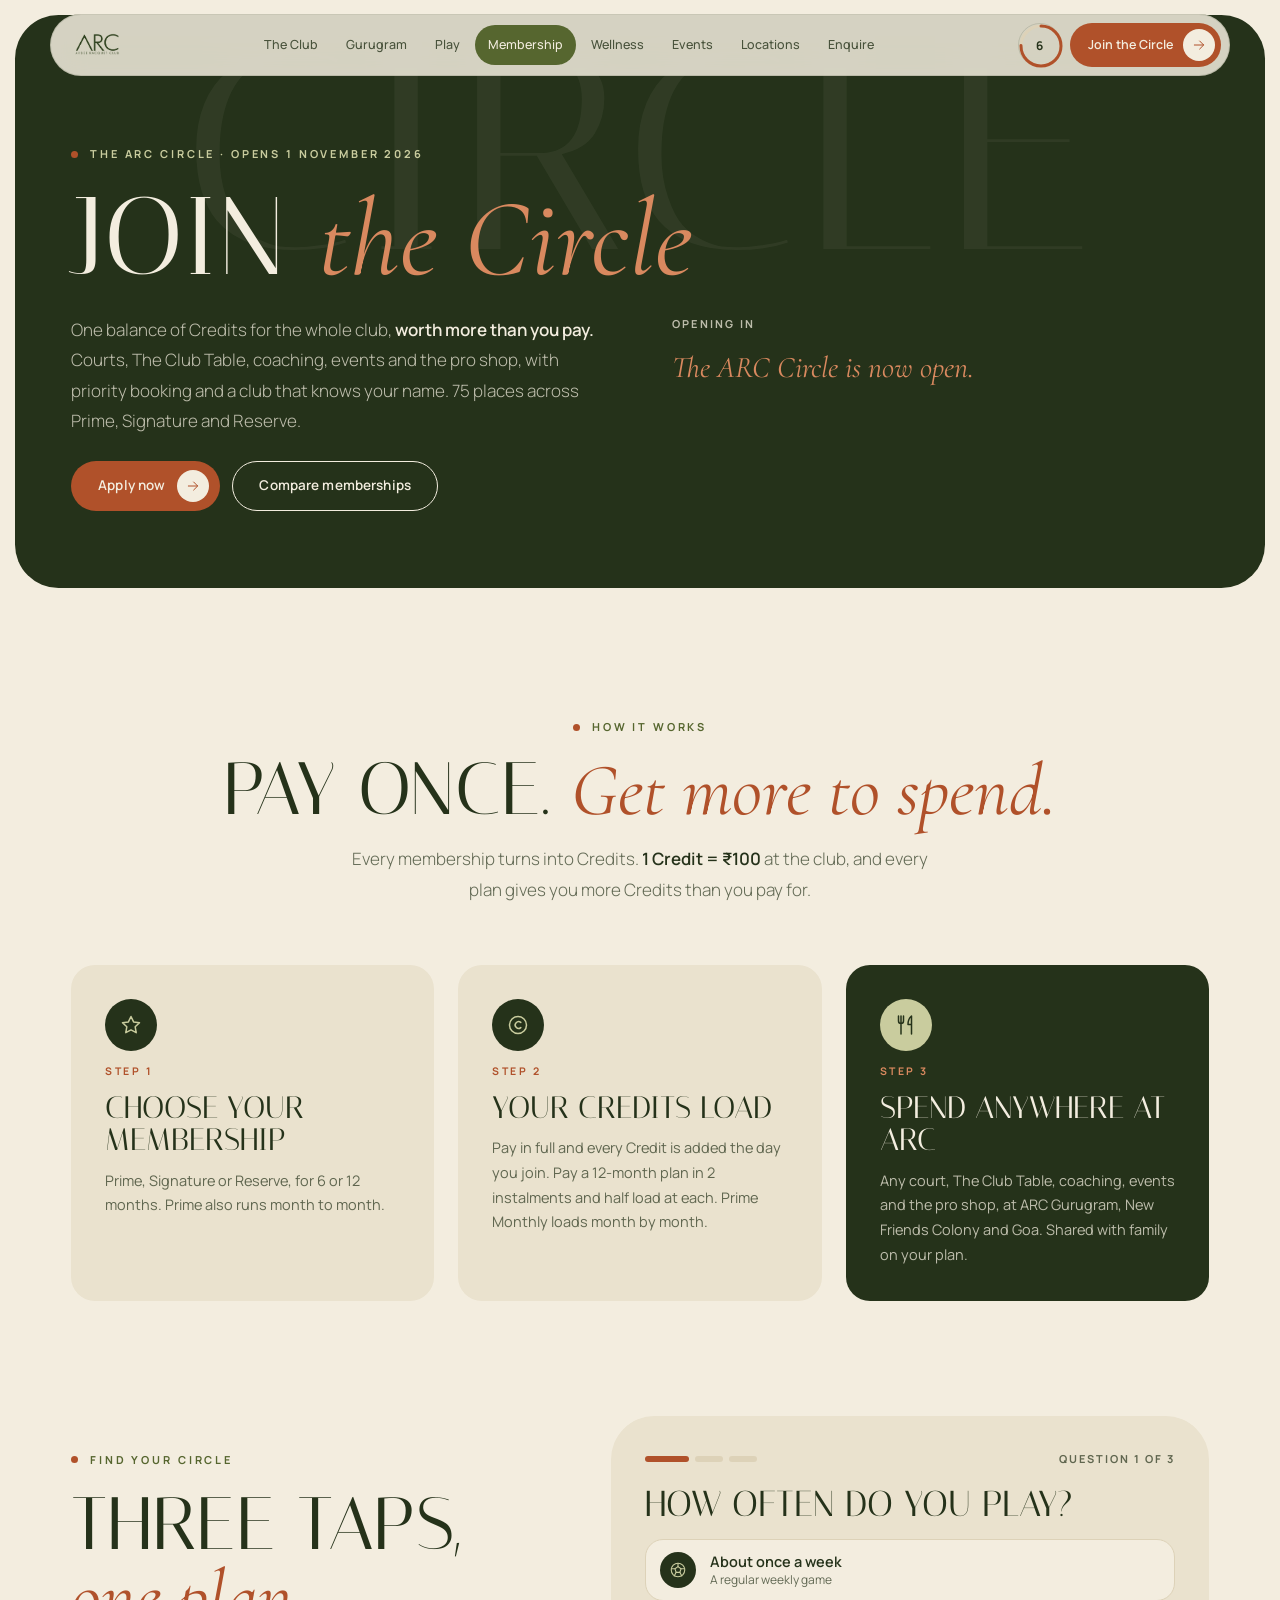
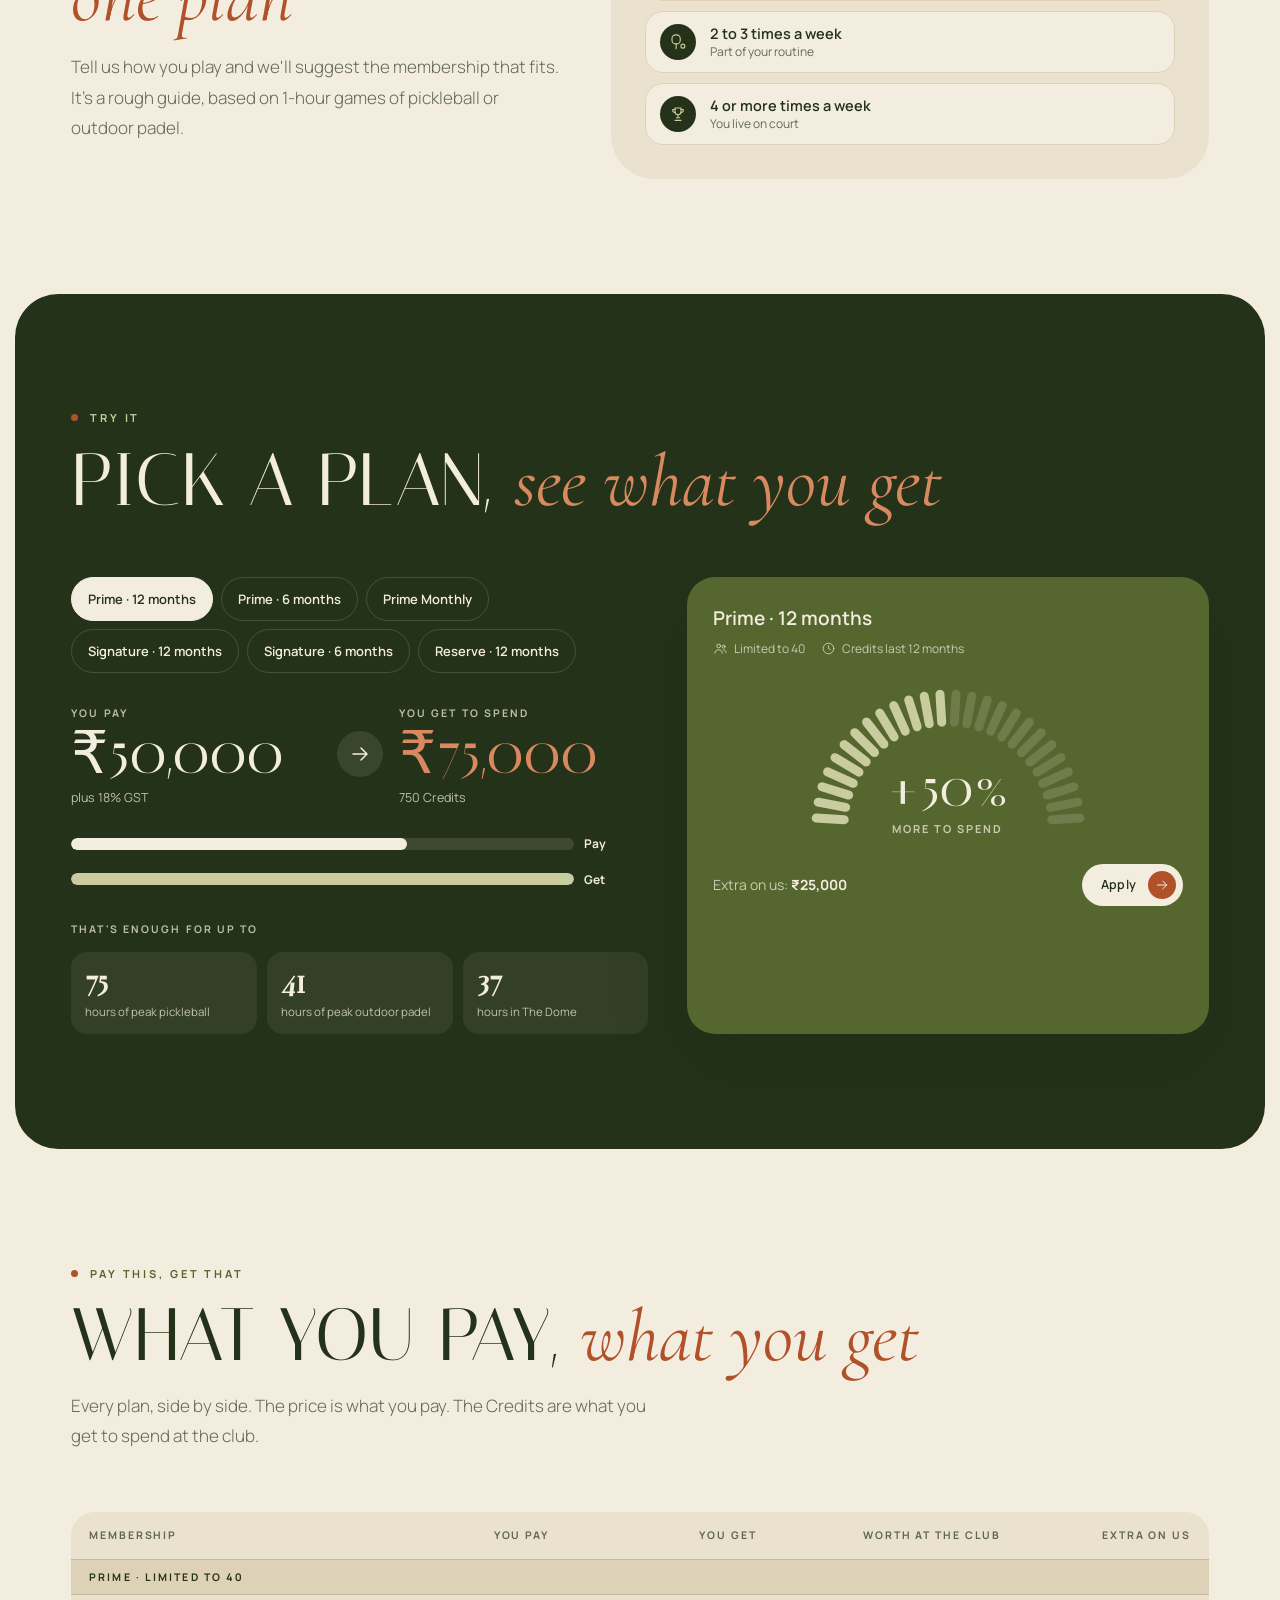
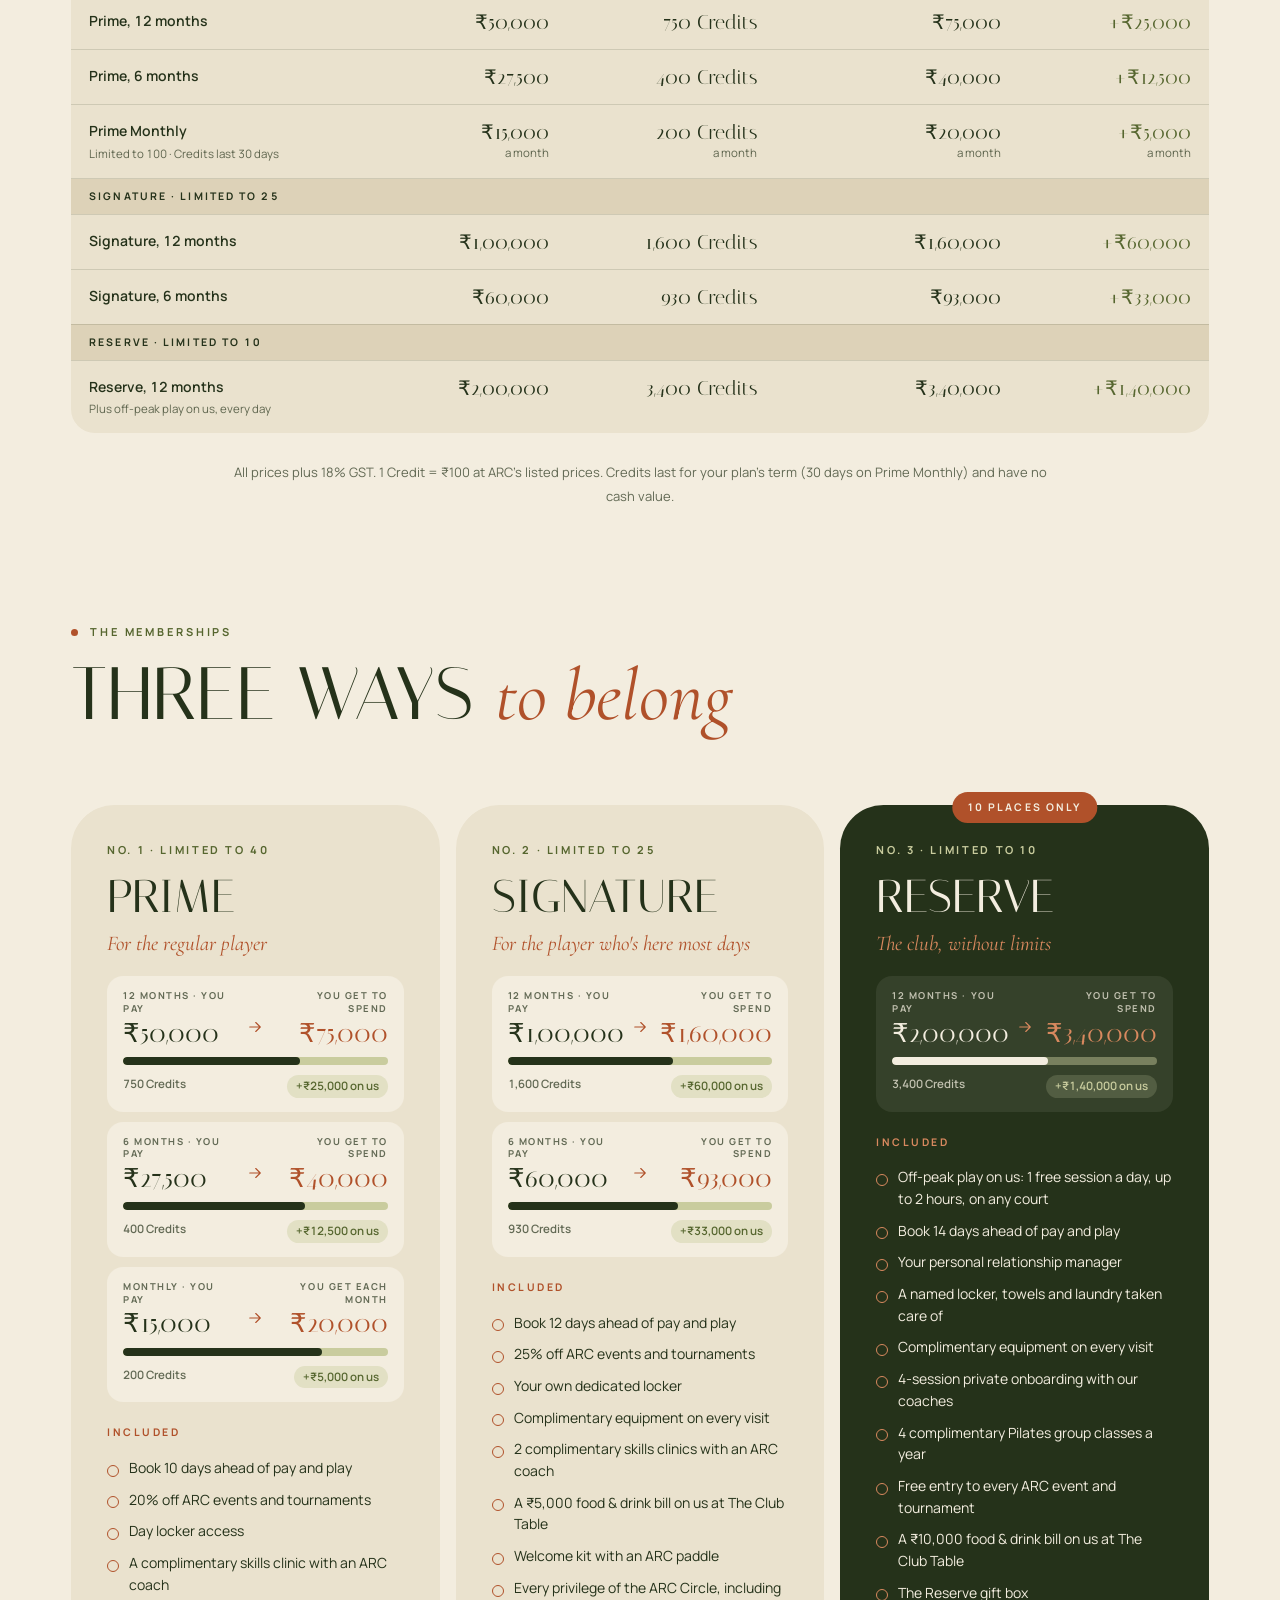
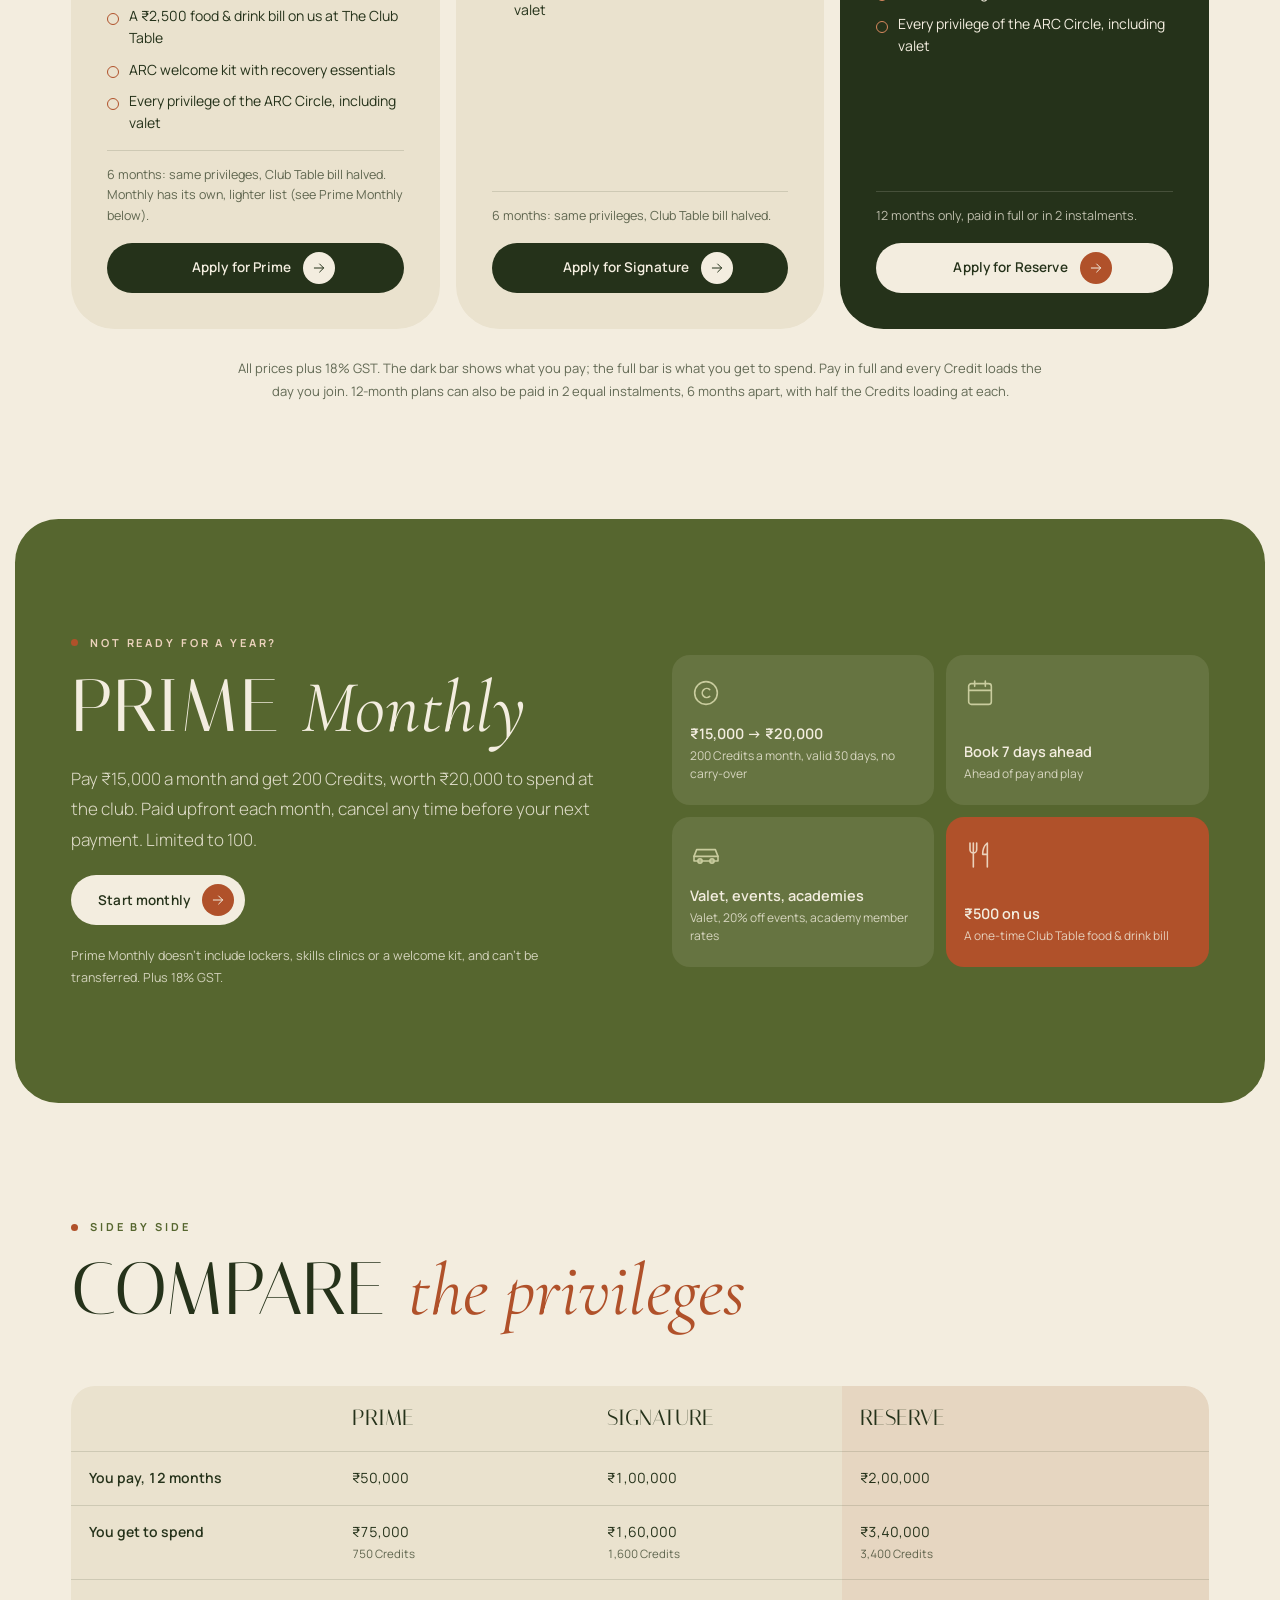
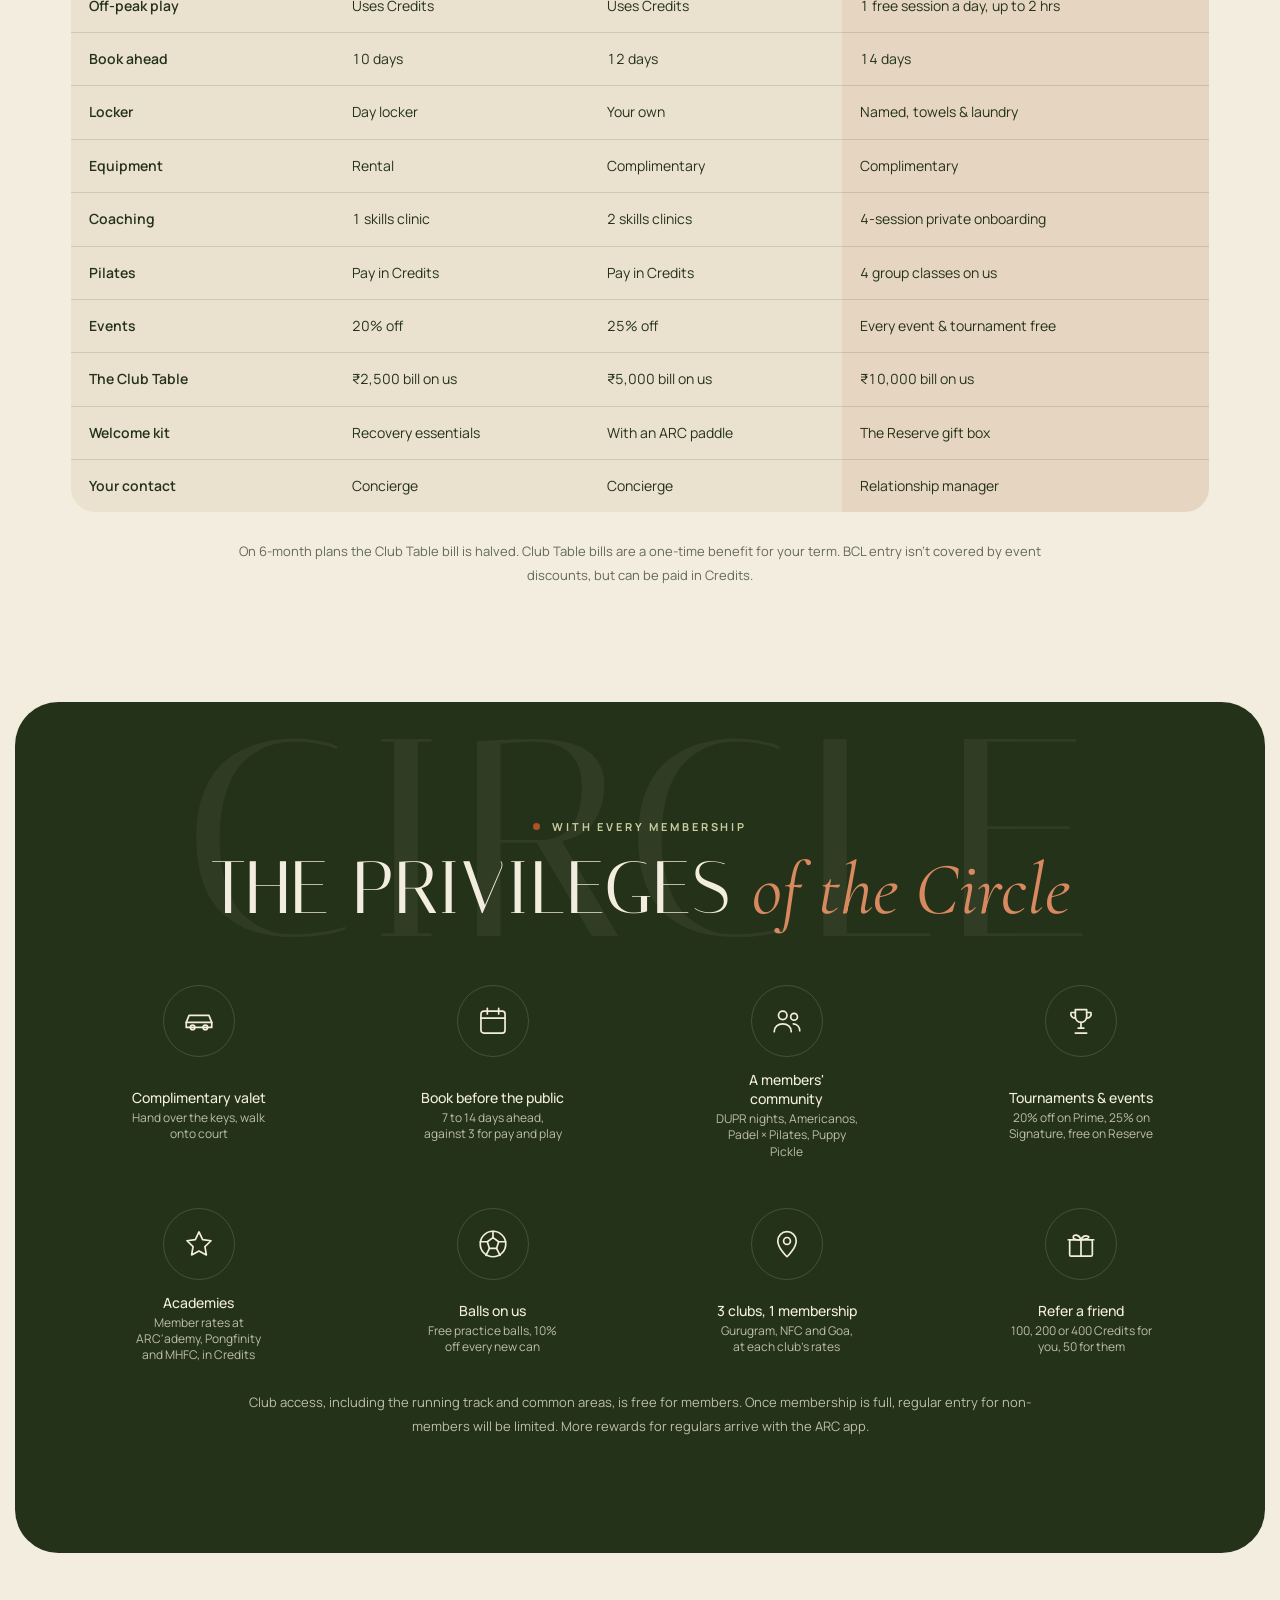
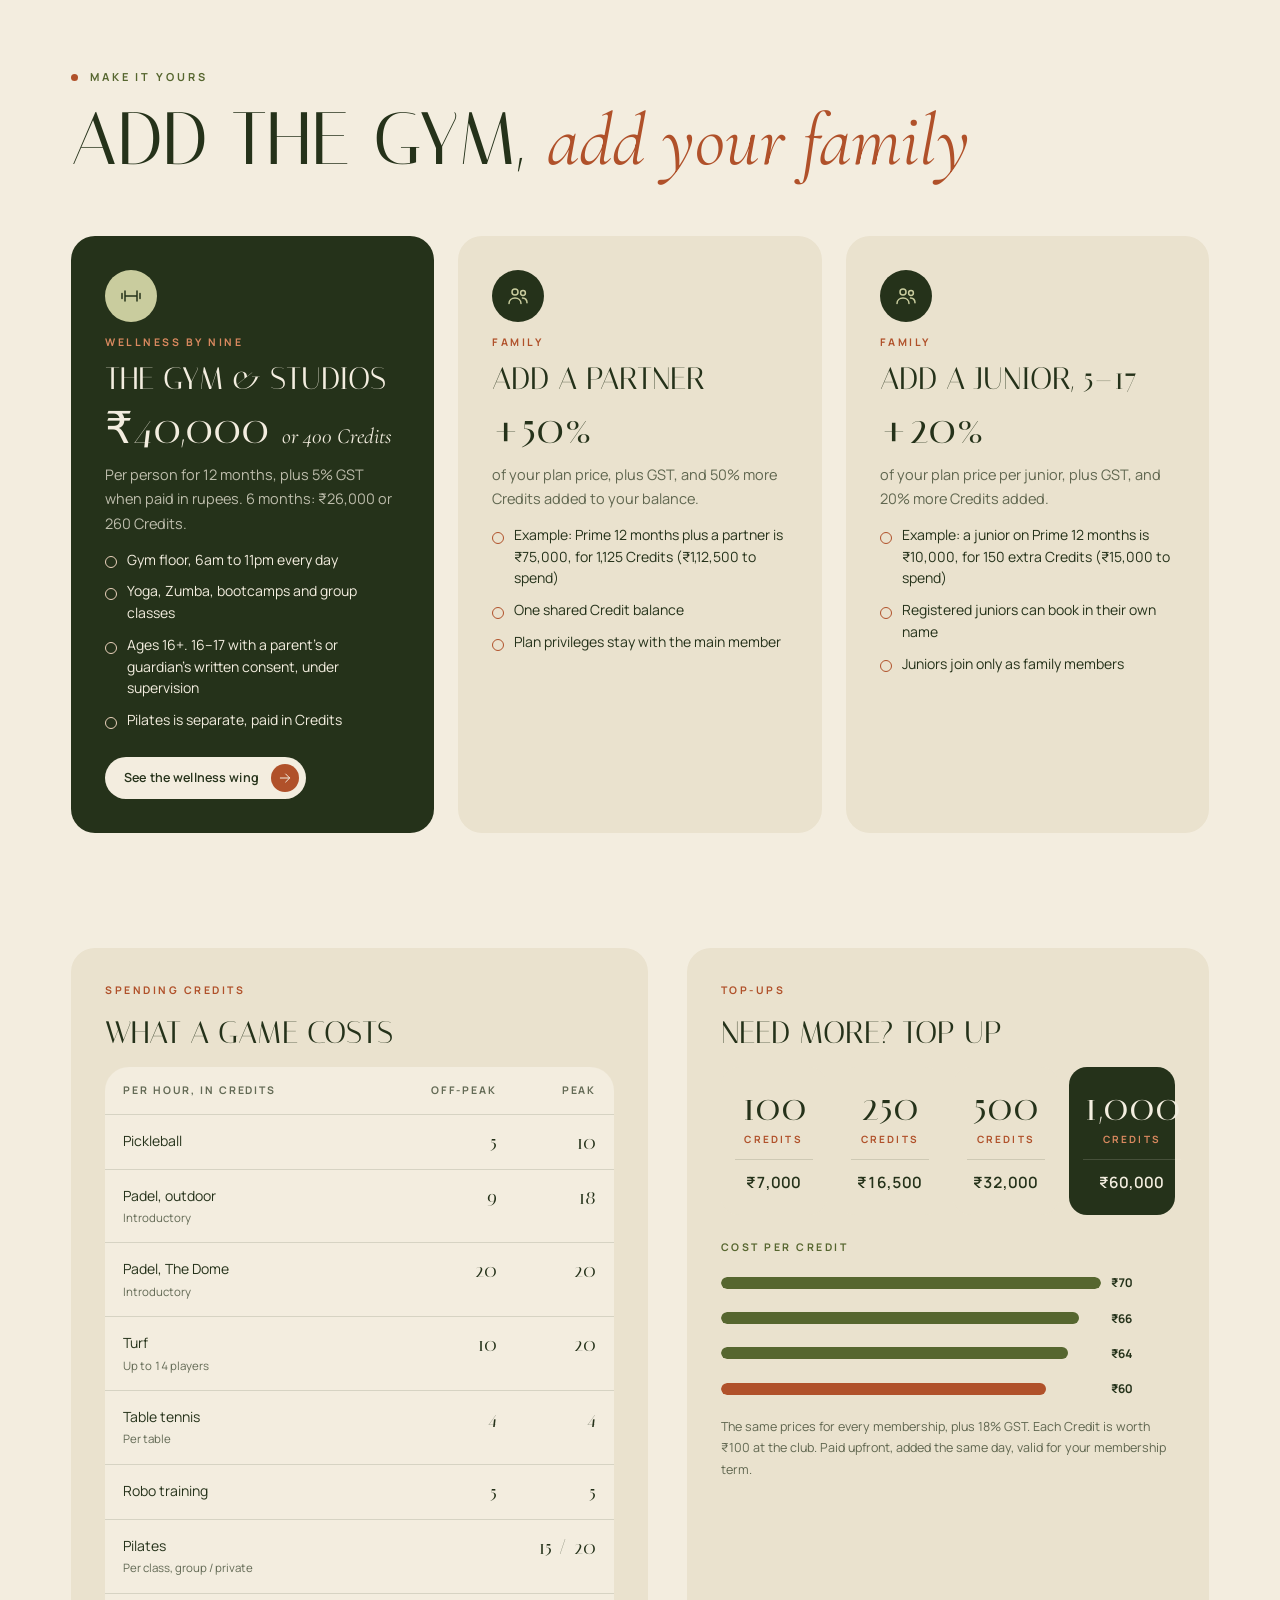
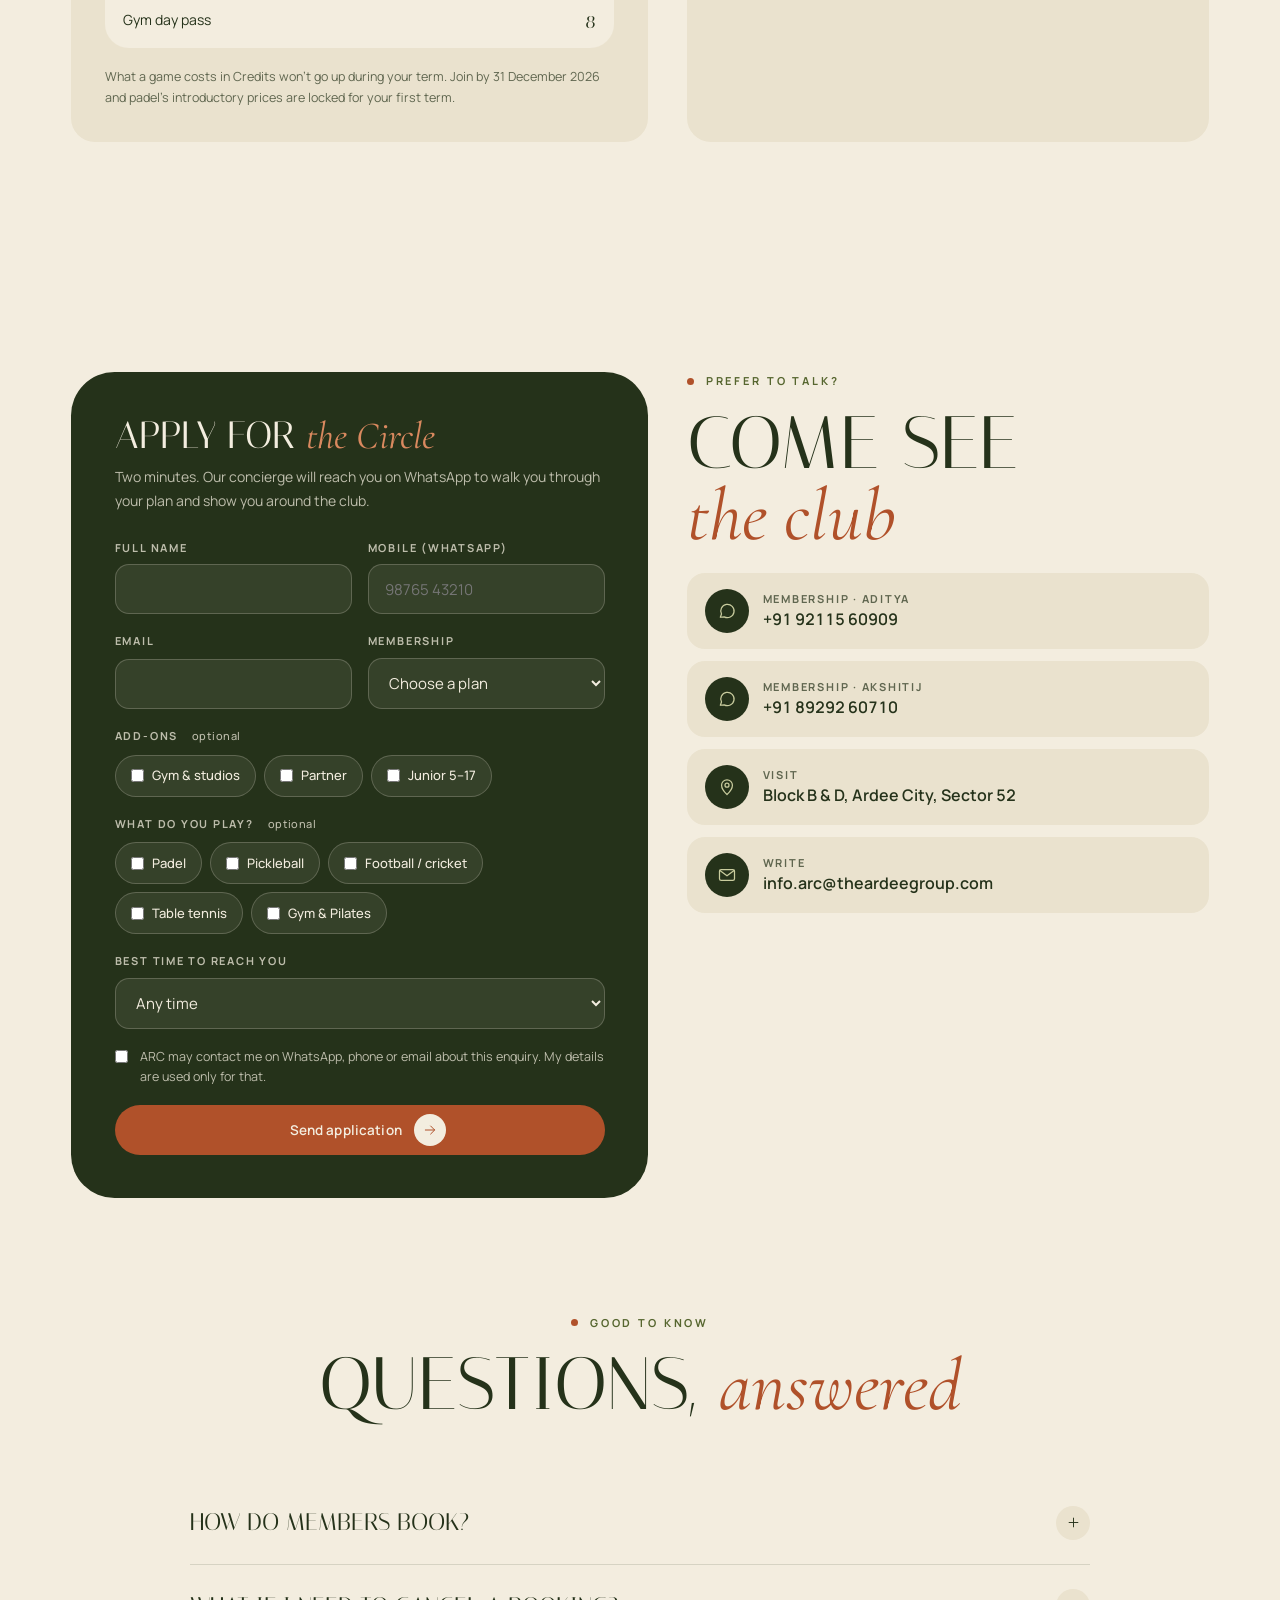
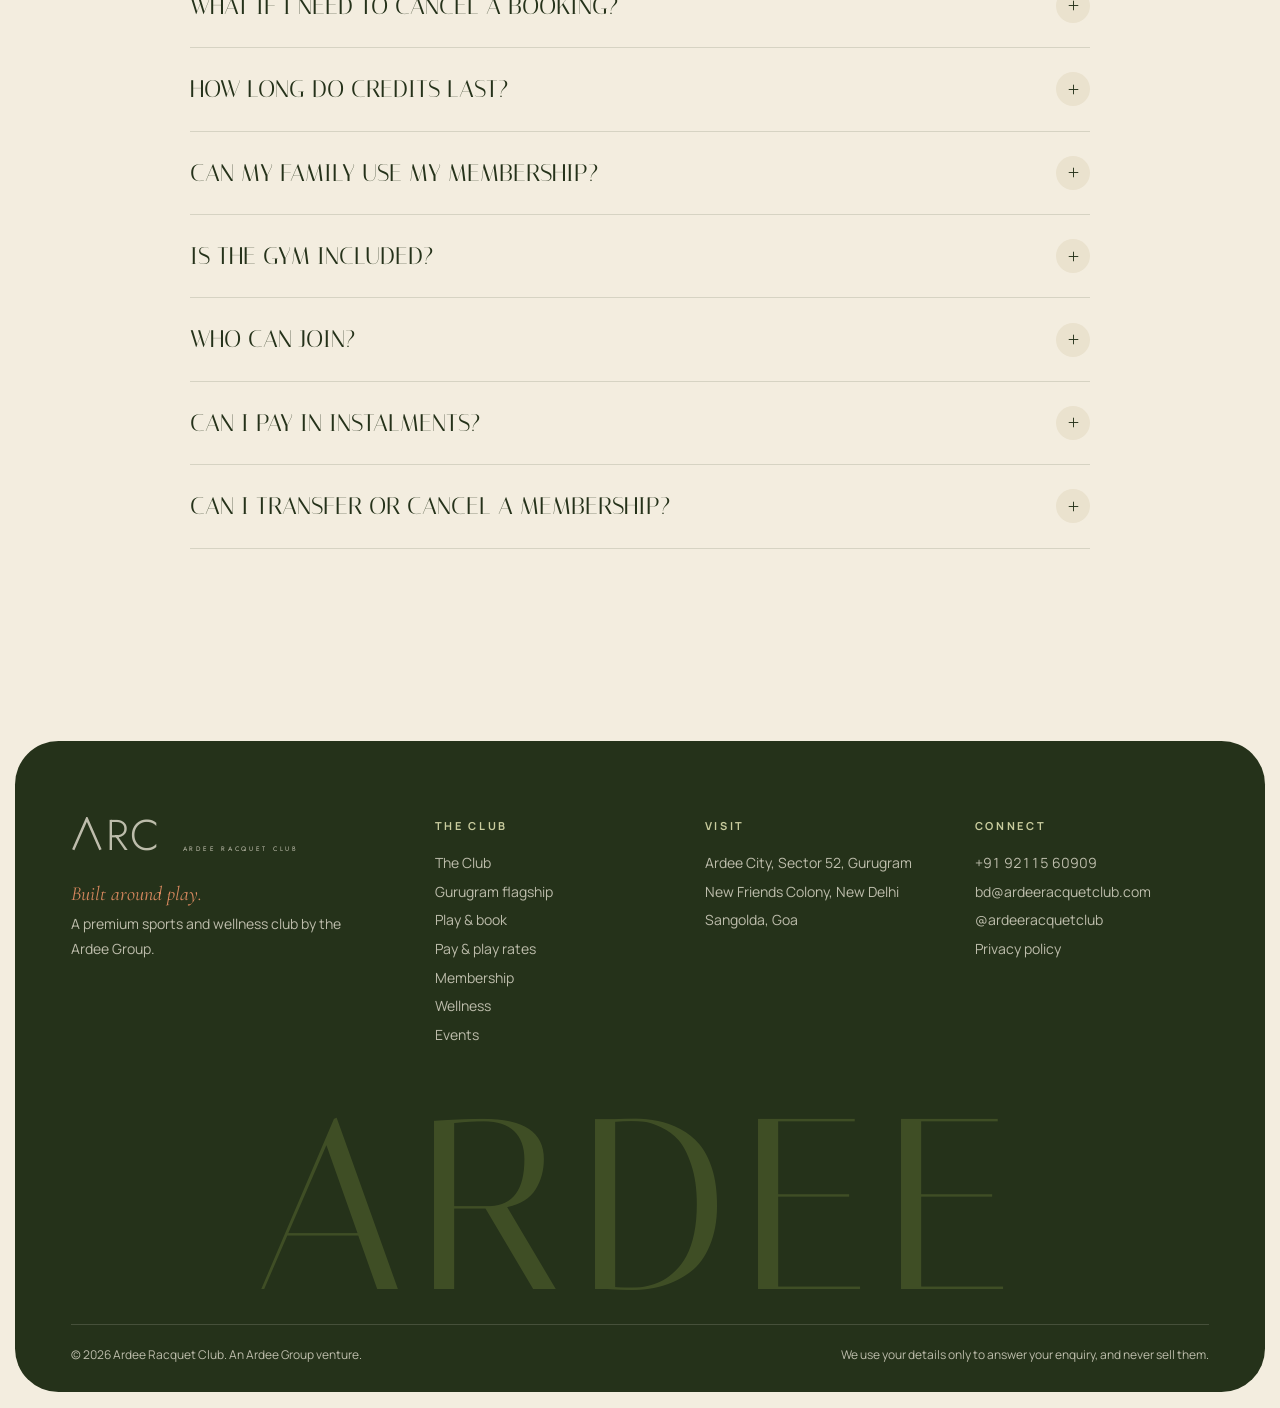
<file: membership/index.html>
<!doctype html>
<html lang="en">
<head>
<meta charset="utf-8">
<meta name="viewport" content="width=device-width, initial-scale=1, viewport-fit=cover">
<meta name="theme-color" content="#F3EDDF">
<title>The ARC Circle membership | Ardee Racquet Club</title>
<meta name="description" content="Ardee Racquet Club (ARC), built around play. Padel, pickleball, turf, table tennis, a fully equipped gym, Pilates, yoga and Zumba at Ardee City, Sector 52, Gurugram. Join The ARC Circle.">
<link rel="preconnect" href="https://fonts.googleapis.com"><link rel="preconnect" href="https://fonts.gstatic.com" crossorigin>
<link href="https://fonts.googleapis.com/css2?family=Italiana&family=Cormorant+Garamond:ital,wght@1,400;1,500&family=Manrope:wght@300;400;500;600;700&family=Jost:wght@300;400&display=swap" rel="stylesheet">
<link rel="stylesheet" href="/assets/css/base.css">
<link rel="stylesheet" href="/assets/css/membership.css">
<link rel="stylesheet" href="/assets/css/forms.css">
</head>
<body>
<svg width="0" height="0" style="position:absolute" aria-hidden="true">
  <defs>
    <symbol id="i-arrow" viewBox="0 0 24 24"><path d="M5 12h14M13 6l6 6-6 6"/></symbol>
    <symbol id="i-ne" viewBox="0 0 24 24"><path d="M7 17L17 7M9 7h8v8"/></symbol>
    <symbol id="i-plus" viewBox="0 0 24 24"><path d="M12 5v14M5 12h14"/></symbol>
    <symbol id="i-x" viewBox="0 0 24 24"><path d="M6 6l12 12M18 6L6 18"/></symbol>
    <symbol id="i-padel" viewBox="0 0 24 24"><ellipse cx="10" cy="9" rx="6.5" ry="7"/><path d="M14.6 14.2L20 20.5"/><circle cx="8" cy="7" r=".5"/><circle cx="11" cy="7" r=".5"/><circle cx="9.5" cy="10" r=".5"/><circle cx="12.5" cy="10" r=".5"/><circle cx="7" cy="10" r=".5"/></symbol>
    <symbol id="i-pickle" viewBox="0 0 24 24"><rect x="4" y="2.5" width="11" height="12" rx="5"/><path d="M9.5 14.5v6.5"/><circle cx="18.5" cy="17.5" r="2.6"/></symbol>
    <symbol id="i-ball" viewBox="0 0 24 24"><circle cx="12" cy="12" r="9"/><path d="M12 7.5l4 2.9-1.5 4.7h-5L8 10.4z"/><path d="M12 3v4.5M21 10.4h-5M3 10.4h5M7 20l2.5-4.9M17 20l-2.5-4.9"/></symbol>
    <symbol id="i-cricket" viewBox="0 0 24 24"><path d="M4.5 18.5l9.5-9.5 2 2-9.5 9.5-2-2z"/><path d="M14.5 9.5l4.5-4.5"/><circle cx="18" cy="17" r="2.2"/></symbol>
    <symbol id="i-tt" viewBox="0 0 24 24"><circle cx="10" cy="10" r="6"/><path d="M14.3 14.3l5.2 5.2"/><circle cx="19" cy="5.5" r="1.8"/></symbol>
    <symbol id="i-gym" viewBox="0 0 24 24"><path d="M3 9.5v5M6 7v10M18 7v10M21 9.5v5M6 12h12"/></symbol>
    <symbol id="i-yoga" viewBox="0 0 24 24"><circle cx="12" cy="4.5" r="2"/><path d="M12 7v6M5.5 10.5l6.5 2 6.5-2M7.5 20.5l4.5-7.5 4.5 7.5"/></symbol>
    <symbol id="i-cup" viewBox="0 0 24 24"><path d="M4.5 9h11v4.5a5 5 0 0 1-5 5h-1a5 5 0 0 1-5-5z"/><path d="M15.5 10.5h1.5a2.5 2.5 0 0 1 0 5h-1.8"/><path d="M8 3.5v2.5M11 3.5v2.5"/><path d="M3 21h15"/></symbol>
    <symbol id="i-laptop" viewBox="0 0 24 24"><rect x="4" y="5" width="16" height="11" rx="1.5"/><path d="M2 19.5h20"/></symbol>
    <symbol id="i-dine" viewBox="0 0 24 24"><path d="M7 3v18M4.5 3v5a2.5 2.5 0 0 0 5 0V3"/><path d="M17.5 21V3c-2.2 1.8-3.5 4.6-3.5 8.5h3.5"/></symbol>
    <symbol id="i-track" viewBox="0 0 24 24"><rect x="2.5" y="6" width="19" height="12" rx="6"/><rect x="6.5" y="9.5" width="11" height="5" rx="2.5"/></symbol>
    <symbol id="i-car" viewBox="0 0 24 24"><path d="M3 16.5v-3.5l2-5h14l2 5v3.5z"/><path d="M3 13h18"/><circle cx="7.5" cy="16.5" r="1.6"/><circle cx="16.5" cy="16.5" r="1.6"/></symbol>
    <symbol id="i-key" viewBox="0 0 24 24"><circle cx="8" cy="12" r="4"/><path d="M12 12h9M18 12v3M21 12v3"/></symbol>
    <symbol id="i-bag" viewBox="0 0 24 24"><path d="M5 8h14l-1 12.5H6z"/><path d="M9 8V6a3 3 0 0 1 6 0v2"/></symbol>
    <symbol id="i-trophy" viewBox="0 0 24 24"><path d="M8 4h8v5a4 4 0 0 1-8 0z"/><path d="M8 6H5a3 3 0 0 0 3 4M16 6h3a3 3 0 0 1-3 4M12 13v4M8 20.5h8M10 17h4"/></symbol>
    <symbol id="i-people" viewBox="0 0 24 24"><circle cx="9" cy="8" r="3"/><path d="M3 19.5c0-3.3 2.7-5.5 6-5.5s6 2.2 6 5.5"/><circle cx="17" cy="9" r="2.4"/><path d="M16.5 14c2.7.2 4.5 2.2 4.5 4.8"/></symbol>
    <symbol id="i-pool" viewBox="0 0 24 24"><path d="M3 16c2 0 2-1.5 4.5-1.5S10 16 12 16s2-1.5 4.5-1.5S19 16 21 16M3 20c2 0 2-1.5 4.5-1.5S10 20 12 20s2-1.5 4.5-1.5S19 20 21 20"/><path d="M8 13V5.5a2 2 0 0 1 4 0M14 13V5.5a2 2 0 0 1 4 0M8 9h6"/></symbol>
    <symbol id="i-coin" viewBox="0 0 24 24"><circle cx="12" cy="12" r="8.5"/><path d="M14.8 9.4a3.4 3.4 0 1 0 0 5.2"/></symbol>
    <symbol id="i-gift" viewBox="0 0 24 24"><rect x="4" y="9" width="16" height="11.5" rx="1"/><path d="M3 9h18M12 9v11.5"/><path d="M12 9C10.5 5 6.5 5 6.5 7.3S12 9 12 9s5.5-.6 5.5-1.7S13.5 5 12 9"/></symbol>
    <symbol id="i-star" viewBox="0 0 24 24"><path d="M12 3.5l2.6 5.4 5.9.8-4.3 4.1 1 5.9L12 16.9l-5.2 2.8 1-5.9-4.3-4.1 5.9-.8z"/></symbol>
    <symbol id="i-cal" viewBox="0 0 24 24"><rect x="3.5" y="5" width="17" height="15.5" rx="2"/><path d="M3.5 10h17M8 3v4M16 3v4"/></symbol>
    <symbol id="i-clock" viewBox="0 0 24 24"><circle cx="12" cy="12" r="8.5"/><path d="M12 7.5V12l3 2"/></symbol>
    <symbol id="i-pin" viewBox="0 0 24 24"><path d="M12 21s-6.5-6.1-6.5-11.2a6.5 6.5 0 0 1 13 0C18.5 14.9 12 21 12 21z"/><circle cx="12" cy="9.8" r="2.4"/></symbol>
    <symbol id="i-chat" viewBox="0 0 24 24"><path d="M4 19.5l1.4-3.8A8 8 0 1 1 8.6 19z"/></symbol>
    <symbol id="i-mail" viewBox="0 0 24 24"><rect x="3" y="5.5" width="18" height="13" rx="2"/><path d="M3.5 6.5l8.5 6.5 8.5-6.5"/></symbol>
    <symbol id="i-insta" viewBox="0 0 24 24"><rect x="3.5" y="3.5" width="17" height="17" rx="5"/><circle cx="12" cy="12" r="4"/><circle cx="17" cy="7" r=".6"/></symbol>
    <symbol id="i-sun" viewBox="0 0 24 24"><circle cx="12" cy="12" r="4"/><path d="M12 2.5v2.5M12 19v2.5M2.5 12H5M19 12h2.5M5.3 5.3l1.8 1.8M16.9 16.9l1.8 1.8M5.3 18.7l1.8-1.8M16.9 7.1l1.8-1.8"/></symbol>
    <symbol id="i-dome" viewBox="0 0 24 24"><path d="M3 19.5h18M4.5 19.5a7.5 7.5 0 0 1 15 0"/><circle cx="9" cy="15" r=".6"/><circle cx="12" cy="13.5" r=".6"/><circle cx="15" cy="15" r=".6"/><circle cx="12" cy="16.8" r=".6"/></symbol>
  </defs>
</svg>

<nav class="nav" id="nav" aria-label="Main">
   <a href="/" class="logo" aria-label="Ardee Racquet Club home"><img src="/assets/image/logo.png" alt="Ardee Racquet Club (ARC)" style="height:30px;width:auto;display:block"></a>
  <div class="nav-links"><a href="/">The Club</a><a href="/gurugram/">Gurugram</a><a href="/play/">Play</a><a href="/membership/" class="current">Membership</a><a href="/wellness/">Wellness</a><a href="/events/">Events</a><a href="/locations/">Locations</a><a href="/enquire/">Enquire</a></div>
  <div class="nav-actions">
    <button type="button" class="pass-btn" id="passBtn" aria-label="Club passport" aria-expanded="false" aria-controls="passPanel"><svg class="ring" viewBox="0 0 46 46" aria-hidden="true"><circle class="trk" cx="23" cy="23" r="20"/><circle class="prg" id="passRing" cx="23" cy="23" r="20" stroke-dasharray="125.66" stroke-dashoffset="125.66"/></svg><b id="passCount">0</b></button>
    <a href="/membership/" class="nav-cta"><span class="lbl">Join the Circle</span><span class="ic"><svg class="i"><use href="#i-arrow"/></svg></span></a>
    <button class="burger" id="burger" aria-label="Open menu" aria-expanded="false"><span></span><span></span></button>
  </div>
</nav>
<div class="mobile-menu" id="mobileMenu"><a href="/">The Club</a><a href="/gurugram/">Gurugram</a><a href="/play/">Play</a><a href="/membership/" class="current">Membership</a><a href="/wellness/">Wellness</a><a href="/events/">Events</a><a href="/locations/">Locations</a><a href="/enquire/">Enquire</a></div>
<main class="page" data-page="membership">
  <header class="phead dark on-dark">
    <div class="water" aria-hidden="true">CIRCLE</div>
    <div class="wrap">
      <span class="eyebrow">The ARC Circle · Opens 1 November 2026</span>
      <h1 class="disp">Join <em>the Circle</em></h1>
      <div class="split" style="align-items:start">
        <div style="display:grid;gap:24px">
          <p class="lede">One balance of Credits for the whole club, <b>worth more than you pay.</b> Courts, The Club Table, coaching, events and the pro shop, with priority booking and a club that knows your name. 75 places across Prime, Signature and Reserve.</p>
          <div class="btns"><a href="#apply" class="btn btn-terra">Apply now<span class="ic"><svg class="i"><use href="#i-arrow"/></svg></span></a><a href="#tiers" class="btn btn-line">Compare memberships</a></div>
        </div>
        <div style="display:grid;gap:12px">
          <span style="font-size:11px;font-weight:700;letter-spacing:.2em;text-transform:uppercase;color:var(--on-dark-muted)">Opening in</span>
          <div class="countdown" id="countdown" aria-label="Countdown to The ARC Circle opening">
            <div class="cd"><b id="cdD">00</b><small>Days</small></div><div class="cd"><b id="cdH">00</b><small>Hours</small></div><div class="cd"><b id="cdM">00</b><small>Min</small></div><div class="cd"><b id="cdS">00</b><small>Sec</small></div>
          </div>
        </div>
      </div>
    </div>
  </header>

  <section class="sec">
    <div class="wrap">
      <div class="head center"><span class="eyebrow">How it works</span><h2 class="disp">Pay once. <em>Get more to spend.</em></h2><p class="lede">Every membership turns into Credits. <b>1 Credit = ₹100</b> at the club, and every plan gives you more Credits than you pay for.</p></div>
      <div class="grid-3">
        <div class="card reveal"><span class="ico"><svg class="i"><use href="#i-star"/></svg></span><span class="k">Step 1</span><h3>Choose your membership</h3><p>Prime, Signature or Reserve, for 6 or 12 months. Prime also runs month to month.</p></div>
        <div class="card reveal d1"><span class="ico"><svg class="i"><use href="#i-coin"/></svg></span><span class="k">Step 2</span><h3>Your Credits load</h3><p>Pay in full and every Credit is added the day you join. Pay a 12-month plan in 2 instalments and half load at each. Prime Monthly loads month by month.</p></div>
        <div class="card dark reveal d2"><span class="ico"><svg class="i"><use href="#i-dine"/></svg></span><span class="k">Step 3</span><h3>Spend anywhere at ARC</h3><p>Any court, The Club Table, coaching, events and the pro shop, at ARC Gurugram, New Friends Colony and Goa. Shared with family on your plan.</p></div>
      </div>
    </div>
  </section>

  <section class="sec tight" id="quiz">
    <div class="wrap quiz">
      <div style="display:grid;gap:20px">
        <span class="eyebrow">Find your Circle</span>
        <h2 class="disp">Three taps, <em>one plan</em></h2>
        <p class="lede">Tell us how you play and we'll suggest the membership that fits. It's a rough guide, based on 1-hour games of pickleball or outdoor padel.</p>
      </div>
      <div class="qcard reveal" aria-live="polite">
        <div class="qdots" id="qDots"><i class="on"></i><i></i><i></i><span id="qStepLbl">Question 1 of 3</span></div>
        <div class="qstep on" data-q="0">
          <h3>How often do you play?</h3>
          <div class="qopts">
            <button type="button" class="qopt" data-v="1"><span class="ic"><svg class="i"><use href="#i-ball"/></svg></span><span>About once a week<small>A regular weekly game</small></span></button>
            <button type="button" class="qopt" data-v="2.5"><span class="ic"><svg class="i"><use href="#i-pickle"/></svg></span><span>2 to 3 times a week<small>Part of your routine</small></span></button>
            <button type="button" class="qopt" data-v="4.5"><span class="ic"><svg class="i"><use href="#i-trophy"/></svg></span><span>4 or more times a week<small>You live on court</small></span></button>
          </div>
        </div>
        <div class="qstep" data-q="1">
          <h3>When do you usually play?</h3>
          <div class="qopts">
            <button type="button" class="qopt" data-v="7"><span class="ic"><svg class="i"><use href="#i-sun"/></svg></span><span>Mornings and daytime<small>Off-peak hours</small></span></button>
            <button type="button" class="qopt" data-v="10.5"><span class="ic"><svg class="i"><use href="#i-clock"/></svg></span><span>A mix of both<small>Whenever it works</small></span></button>
            <button type="button" class="qopt" data-v="14"><span class="ic"><svg class="i"><use href="#i-dome"/></svg></span><span>Evenings and nights<small>Peak hours</small></span></button>
          </div>
        </div>
        <div class="qstep" data-q="2">
          <h3>How long do you want to commit?</h3>
          <div class="qopts">
            <button type="button" class="qopt" data-v="1"><span class="ic"><svg class="i"><use href="#i-cal"/></svg></span><span>Month to month<small>Cancel any time</small></span></button>
            <button type="button" class="qopt" data-v="6"><span class="ic"><svg class="i"><use href="#i-cal"/></svg></span><span>6 months<small>Try a season</small></span></button>
            <button type="button" class="qopt" data-v="12"><span class="ic"><svg class="i"><use href="#i-star"/></svg></span><span>A full year<small>The best value</small></span></button>
          </div>
        </div>
        <div class="qres" id="qRes">
          <span class="k">Your Circle</span>
          <div class="plan" id="qPlan">Prime</div>
          <p id="qWhy"></p>
          <div class="btns"><a href="#apply" class="btn btn-terra reserve-btn" id="qApply" data-plan="Prime 12 months">Apply<span class="ic"><svg class="i"><use href="#i-arrow"/></svg></span></a><button type="button" class="btn btn-line" id="qCalc">See it in the calculator</button></div>
          <button type="button" class="qback" id="qRestart">Start over</button>
        </div>
      </div>
    </div>
  </section>

  <section class="panel on-dark" id="calc">
    <div class="sec">
      <div class="wrap">
        <div class="head"><span class="eyebrow">Try it</span><h2 class="disp">Pick a plan, <em>see what you get</em></h2></div>
        <div class="calc">
          <div style="display:grid;gap:26px;align-content:start">
            <div class="seg-pick" role="group" aria-label="Choose a plan">
              <button type="button" data-plan="p12" aria-pressed="true">Prime · 12 months</button>
              <button type="button" data-plan="p6" aria-pressed="false">Prime · 6 months</button>
              <button type="button" data-plan="pm" aria-pressed="false">Prime Monthly</button>
              <button type="button" data-plan="s12" aria-pressed="false">Signature · 12 months</button>
              <button type="button" data-plan="s6" aria-pressed="false">Signature · 6 months</button>
              <button type="button" data-plan="r12" aria-pressed="false">Reserve · 12 months</button>
            </div>
            <div class="readout">
              <div class="pay"><span class="lab">You pay</span><b id="calcPay">₹50,000</b><small id="calcPayNote">plus 18% GST</small></div>
              <span class="arrow" aria-hidden="true"><svg class="i"><use href="#i-arrow"/></svg></span>
              <div class="get"><span class="lab">You get to spend</span><b id="calcGet">₹75,000</b><small id="calcCredits">750 Credits</small></div>
            </div>
            <div class="bars">
              <div class="bar pay"><span class="tr"><i id="calcBarPay" style="--w:66.7%"></i></span><span>Pay</span></div>
              <div class="bar get"><span class="tr"><i style="--w:100%"></i></span><span>Get</span></div>
            </div>
            <div>
              <span class="lab" style="font-size:10.5px;font-weight:700;letter-spacing:.2em;text-transform:uppercase;color:var(--on-dark-muted)">That's enough for up to</span>
              <div class="buys" style="margin-top:12px">
                <div><b id="calcPk">75</b><small>hours of peak pickleball</small></div>
                <div><b id="calcPadel">41</b><small>hours of peak outdoor padel</small></div>
                <div><b id="calcDome">37</b><small>hours in The Dome</small></div>
              </div>
            </div>
          </div>
          <div class="appcard" style="background:var(--olive);align-content:start">
            <div class="ttl"><div><b id="calcName">Prime · 12 months</b><div class="meta" style="margin-top:6px"><span><svg class="i"><use href="#i-people"/></svg><span id="calcCap">Limited to 40</span></span><span><svg class="i"><use href="#i-clock"/></svg><span id="calcTerm">Credits last 12 months</span></span></div></div></div>
            <div class="gauge" id="calcGauge" data-value="50"><div class="read"><b id="calcExtraPct">+50%</b><small>More to spend</small></div></div>
            <div class="row-between" style="align-items:center"><span style="font-size:14px;color:var(--on-dark-muted)">Extra on us: <b id="calcExtra" style="color:var(--cream);font-weight:700">₹25,000</b></span><a href="#apply" class="btn btn-cream sm reserve-btn" id="calcApply" data-plan="Prime 12 months">Apply<span class="ic"><svg class="i"><use href="#i-arrow"/></svg></span></a></div>
          </div>
        </div>
      </div>
    </div>
  </section>

  <section class="sec" id="tiers">
    <div class="wrap">
      <div class="head"><span class="eyebrow">Pay this, get that</span><h2 class="disp">What you pay, <em>what you get</em></h2><p class="lede">Every plan, side by side. The price is what you pay. The Credits are what you get to spend at the club.</p></div>
      <div class="tbl-wrap reveal">
        <table class="tbl paytable">
          <thead><tr><th>Membership</th><th class="num">You pay</th><th class="num">You get</th><th class="num">Worth at the club</th><th class="num">Extra on us</th></tr></thead>
          <tbody>
            <tr class="grp"><td colspan="5">Prime · limited to 40</td></tr>
            <tr><td><b>Prime, 12 months</b></td><td class="num">₹50,000</td><td class="num">750 Credits</td><td class="num">₹75,000</td><td class="num extra">+₹25,000</td></tr>
            <tr><td><b>Prime, 6 months</b></td><td class="num">₹27,500</td><td class="num">400 Credits</td><td class="num">₹40,000</td><td class="num extra">+₹12,500</td></tr>
            <tr><td><b>Prime Monthly</b><small>Limited to 100 · Credits last 30 days</small></td><td class="num">₹15,000<small>a month</small></td><td class="num">200 Credits<small>a month</small></td><td class="num">₹20,000<small>a month</small></td><td class="num extra">+₹5,000<small>a month</small></td></tr>
            <tr class="grp"><td colspan="5">Signature · limited to 25</td></tr>
            <tr><td><b>Signature, 12 months</b></td><td class="num">₹1,00,000</td><td class="num">1,600 Credits</td><td class="num">₹1,60,000</td><td class="num extra">+₹60,000</td></tr>
            <tr><td><b>Signature, 6 months</b></td><td class="num">₹60,000</td><td class="num">930 Credits</td><td class="num">₹93,000</td><td class="num extra">+₹33,000</td></tr>
            <tr class="grp"><td colspan="5">Reserve · limited to 10</td></tr>
            <tr><td><b>Reserve, 12 months</b><small>Plus off-peak play on us, every day</small></td><td class="num">₹2,00,000</td><td class="num">3,400 Credits</td><td class="num">₹3,40,000</td><td class="num extra">+₹1,40,000</td></tr>
          </tbody>
        </table>
      </div>
      <p class="foot-note">All prices plus 18% GST. 1 Credit = ₹100 at ARC's listed prices. Credits last for your plan's term (30 days on Prime Monthly) and have no cash value.</p>
    </div>
  </section>

  <section class="sec tight">
    <div class="wrap">
      <div class="head"><span class="eyebrow">The memberships</span><h2 class="disp">Three ways <em>to belong</em></h2></div>
      <div class="tiers">
        <div class="tier reveal">
          <span class="no">No. 1 · Limited to 40</span>
          <h3>Prime</h3><p class="tag">For the regular player</p>
          <div class="ledger">
            <div class="lrow"><div class="lr-top"><div><small>12 months · you pay</small><b>₹50,000</b></div><span class="ar"><svg class="i"><use href="#i-arrow"/></svg></span><div class="get"><small>You get to spend</small><b>₹75,000</b></div></div><div class="vb"><i style="--w:66.7%"></i></div><div class="lr-foot"><span>750 Credits</span><em>+₹25,000 on us</em></div></div>
            <div class="lrow"><div class="lr-top"><div><small>6 months · you pay</small><b>₹27,500</b></div><span class="ar"><svg class="i"><use href="#i-arrow"/></svg></span><div class="get"><small>You get to spend</small><b>₹40,000</b></div></div><div class="vb"><i style="--w:68.75%"></i></div><div class="lr-foot"><span>400 Credits</span><em>+₹12,500 on us</em></div></div>
            <div class="lrow"><div class="lr-top"><div><small>Monthly · you pay</small><b>₹15,000</b></div><span class="ar"><svg class="i"><use href="#i-arrow"/></svg></span><div class="get"><small>You get each month</small><b>₹20,000</b></div></div><div class="vb"><i style="--w:75%"></i></div><div class="lr-foot"><span>200 Credits</span><em>+₹5,000 on us</em></div></div>
          </div>
          <span class="incl-h">Included</span>
          <ul><li>Book 10 days ahead of pay and play</li><li>20% off ARC events and tournaments</li><li>Day locker access</li><li>A complimentary skills clinic with an ARC coach</li><li>A ₹2,500 food &amp; drink bill on us at The Club Table</li><li>ARC welcome kit with recovery essentials</li><li>Every privilege of the ARC Circle, including valet</li></ul>
          <p class="t-sub">6 months: same privileges, Club Table bill halved. Monthly has its own, lighter list (see Prime Monthly below).</p>
          <a href="#apply" class="btn btn-forest reserve-btn" data-plan="Prime 12 months">Apply for Prime<span class="ic"><svg class="i"><use href="#i-arrow"/></svg></span></a>
        </div>
        <div class="tier reveal d1">
          <span class="no">No. 2 · Limited to 25</span>
          <h3>Signature</h3><p class="tag">For the player who's here most days</p>
          <div class="ledger">
            <div class="lrow"><div class="lr-top"><div><small>12 months · you pay</small><b>₹1,00,000</b></div><span class="ar"><svg class="i"><use href="#i-arrow"/></svg></span><div class="get"><small>You get to spend</small><b>₹1,60,000</b></div></div><div class="vb"><i style="--w:62.5%"></i></div><div class="lr-foot"><span>1,600 Credits</span><em>+₹60,000 on us</em></div></div>
            <div class="lrow"><div class="lr-top"><div><small>6 months · you pay</small><b>₹60,000</b></div><span class="ar"><svg class="i"><use href="#i-arrow"/></svg></span><div class="get"><small>You get to spend</small><b>₹93,000</b></div></div><div class="vb"><i style="--w:64.5%"></i></div><div class="lr-foot"><span>930 Credits</span><em>+₹33,000 on us</em></div></div>
          </div>
          <span class="incl-h">Included</span>
          <ul><li>Book 12 days ahead of pay and play</li><li>25% off ARC events and tournaments</li><li>Your own dedicated locker</li><li>Complimentary equipment on every visit</li><li>2 complimentary skills clinics with an ARC coach</li><li>A ₹5,000 food &amp; drink bill on us at The Club Table</li><li>Welcome kit with an ARC paddle</li><li>Every privilege of the ARC Circle, including valet</li></ul>
          <p class="t-sub">6 months: same privileges, Club Table bill halved.</p>
          <a href="#apply" class="btn btn-forest reserve-btn" data-plan="Signature 12 months">Apply for Signature<span class="ic"><svg class="i"><use href="#i-arrow"/></svg></span></a>
        </div>
        <div class="tier top reveal d2">
          <span class="badge">10 places only</span>
          <span class="no">No. 3 · Limited to 10</span>
          <h3>Reserve</h3><p class="tag">The club, without limits</p>
          <div class="ledger">
            <div class="lrow"><div class="lr-top"><div><small>12 months · you pay</small><b>₹2,00,000</b></div><span class="ar"><svg class="i"><use href="#i-arrow"/></svg></span><div class="get"><small>You get to spend</small><b>₹3,40,000</b></div></div><div class="vb"><i style="--w:58.8%"></i></div><div class="lr-foot"><span>3,400 Credits</span><em>+₹1,40,000 on us</em></div></div>
          </div>
          <span class="incl-h">Included</span>
          <ul><li>Off-peak play on us: 1 free session a day, up to 2 hours, on any court</li><li>Book 14 days ahead of pay and play</li><li>Your personal relationship manager</li><li>A named locker, towels and laundry taken care of</li><li>Complimentary equipment on every visit</li><li>4-session private onboarding with our coaches</li><li>4 complimentary Pilates group classes a year</li><li>Free entry to every ARC event and tournament</li><li>A ₹10,000 food &amp; drink bill on us at The Club Table</li><li>The Reserve gift box</li><li>Every privilege of the ARC Circle, including valet</li></ul>
          <p class="t-sub">12 months only, paid in full or in 2 instalments.</p>
          <a href="#apply" class="btn btn-cream reserve-btn" data-plan="Reserve 12 months">Apply for Reserve<span class="ic"><svg class="i"><use href="#i-arrow"/></svg></span></a>
        </div>
      </div>
      <p class="foot-note">All prices plus 18% GST. The dark bar shows what you pay; the full bar is what you get to spend. Pay in full and every Credit loads the day you join. 12-month plans can also be paid in 2 equal instalments, 6 months apart, with half the Credits loading at each.</p>
    </div>
  </section>

  <section class="panel olive on-dark">
    <div class="sec">
      <div class="wrap split">
        <div style="display:grid;gap:20px">
          <span class="eyebrow" style="color:var(--terra-wash)">Not ready for a year?</span>
          <h2 class="disp">Prime <em style="color:var(--cream)">Monthly</em></h2>
          <p class="lede" style="color:rgba(243,237,223,.86)">Pay ₹15,000 a month and get 200 Credits, worth ₹20,000 to spend at the club. Paid upfront each month, cancel any time before your next payment. Limited to 100.</p>
          <div class="btns"><a href="#apply" class="btn btn-cream reserve-btn" data-plan="Prime Monthly">Start monthly<span class="ic"><svg class="i"><use href="#i-arrow"/></svg></span></a></div>
          <p style="font-size:12.5px;color:rgba(243,237,223,.8);line-height:1.7">Prime Monthly doesn't include lockers, skills clinics or a welcome kit, and can't be transferred. Plus 18% GST.</p>
        </div>
        <div class="tiles" style="grid-template-columns:repeat(2,minmax(0,1fr))">
          <div class="tile" style="background:rgba(243,237,223,.1);color:var(--cream)"><svg class="i" style="color:var(--olive-soft)"><use href="#i-coin"/></svg><div><b>₹15,000 → ₹20,000</b><small style="color:rgba(243,237,223,.8)">200 Credits a month, valid 30 days, no carry-over</small></div></div>
          <div class="tile" style="background:rgba(243,237,223,.1);color:var(--cream)"><svg class="i" style="color:var(--olive-soft)"><use href="#i-cal"/></svg><div><b>Book 7 days ahead</b><small style="color:rgba(243,237,223,.8)">Ahead of pay and play</small></div></div>
          <div class="tile" style="background:rgba(243,237,223,.1);color:var(--cream)"><svg class="i" style="color:var(--olive-soft)"><use href="#i-car"/></svg><div><b>Valet, events, academies</b><small style="color:rgba(243,237,223,.8)">Valet, 20% off events, academy member rates</small></div></div>
          <div class="tile terra"><svg class="i"><use href="#i-dine"/></svg><div><b>₹500 on us</b><small>A one-time Club Table food &amp; drink bill</small></div></div>
        </div>
      </div>
    </div>
  </section>

  <section class="sec">
    <div class="wrap">
      <div class="head"><span class="eyebrow">Side by side</span><h2 class="disp">Compare <em>the privileges</em></h2></div>
      <div class="tbl-wrap reveal">
        <table class="tbl cmp">
          <thead><tr><th></th><th>Prime</th><th>Signature</th><th>Reserve</th></tr></thead>
          <tbody>
            <tr><td><b>You pay, 12 months</b></td><td>₹50,000</td><td>₹1,00,000</td><td>₹2,00,000</td></tr>
            <tr><td><b>You get to spend</b></td><td>₹75,000<small>750 Credits</small></td><td>₹1,60,000<small>1,600 Credits</small></td><td>₹3,40,000<small>3,400 Credits</small></td></tr>
            <tr><td><b>Off-peak play</b></td><td>Uses Credits</td><td>Uses Credits</td><td>1 free session a day, up to 2 hrs</td></tr>
            <tr><td><b>Book ahead</b></td><td>10 days</td><td>12 days</td><td>14 days</td></tr>
            <tr><td><b>Locker</b></td><td>Day locker</td><td>Your own</td><td>Named, towels &amp; laundry</td></tr>
            <tr><td><b>Equipment</b></td><td>Rental</td><td>Complimentary</td><td>Complimentary</td></tr>
            <tr><td><b>Coaching</b></td><td>1 skills clinic</td><td>2 skills clinics</td><td>4-session private onboarding</td></tr>
            <tr><td><b>Pilates</b></td><td>Pay in Credits</td><td>Pay in Credits</td><td>4 group classes on us</td></tr>
            <tr><td><b>Events</b></td><td>20% off</td><td>25% off</td><td>Every event &amp; tournament free</td></tr>
            <tr><td><b>The Club Table</b></td><td>₹2,500 bill on us</td><td>₹5,000 bill on us</td><td>₹10,000 bill on us</td></tr>
            <tr><td><b>Welcome kit</b></td><td>Recovery essentials</td><td>With an ARC paddle</td><td>The Reserve gift box</td></tr>
            <tr><td><b>Your contact</b></td><td>Concierge</td><td>Concierge</td><td>Relationship manager</td></tr>
          </tbody>
        </table>
      </div>
      <p class="foot-note">On 6-month plans the Club Table bill is halved. Club Table bills are a one-time benefit for your term. BCL entry isn't covered by event discounts, but can be paid in Credits.</p>
    </div>
  </section>

  <section class="panel on-dark">
    <div class="water" aria-hidden="true">CIRCLE</div>
    <div class="sec">
      <div class="wrap">
        <div class="head center"><span class="eyebrow">With every membership</span><h2 class="disp">The privileges <em>of the Circle</em></h2></div>
        <div class="feats">
          <div class="feat reveal"><span class="ring"><svg class="i"><use href="#i-car"/></svg></span><b>Complimentary valet<small>Hand over the keys, walk onto court</small></b></div>
          <div class="feat reveal d1"><span class="ring"><svg class="i"><use href="#i-cal"/></svg></span><b>Book before the public<small>7 to 14 days ahead, against 3 for pay and play</small></b></div>
          <div class="feat reveal d2"><span class="ring"><svg class="i"><use href="#i-people"/></svg></span><b>A members' community<small>DUPR nights, Americanos, Padel × Pilates, Puppy Pickle</small></b></div>
          <div class="feat reveal d3"><span class="ring"><svg class="i"><use href="#i-trophy"/></svg></span><b>Tournaments &amp; events<small>20% off on Prime, 25% on Signature, free on Reserve</small></b></div>
          <div class="feat reveal"><span class="ring"><svg class="i"><use href="#i-star"/></svg></span><b>Academies<small>Member rates at ARC'ademy, Pongfinity and MHFC, in Credits</small></b></div>
          <div class="feat reveal d1"><span class="ring"><svg class="i"><use href="#i-ball"/></svg></span><b>Balls on us<small>Free practice balls, 10% off every new can</small></b></div>
          <div class="feat reveal d2"><span class="ring"><svg class="i"><use href="#i-pin"/></svg></span><b>3 clubs, 1 membership<small>Gurugram, NFC and Goa, at each club's rates</small></b></div>
          <div class="feat reveal d3"><span class="ring"><svg class="i"><use href="#i-gift"/></svg></span><b>Refer a friend<small>100, 200 or 400 Credits for you, 50 for them</small></b></div>
        </div>
        <p class="foot-note">Club access, including the running track and common areas, is free for members. Once membership is full, regular entry for non-members will be limited. More rewards for regulars arrive with the ARC app.</p>
      </div>
    </div>
  </section>

  <section class="sec">
    <div class="wrap">
      <div class="head"><span class="eyebrow">Make it yours</span><h2 class="disp">Add the gym, <em>add your family</em></h2></div>
      <div class="grid-3">
        <div class="card dark reveal">
          <span class="ico"><svg class="i"><use href="#i-gym"/></svg></span>
          <span class="k">Wellness by Nine</span><h3>The gym &amp; studios</h3>
          <div class="price">₹40,000 <small>or 400 Credits</small></div>
          <p>Per person for 12 months, plus 5% GST when paid in rupees. 6 months: ₹26,000 or 260 Credits.</p>
          <ul><li>Gym floor, 6am to 11pm every day</li><li>Yoga, Zumba, bootcamps and group classes</li><li>Ages 16+. 16–17 with a parent's or guardian's written consent, under supervision</li><li>Pilates is separate, paid in Credits</li></ul>
          <a href="/wellness/" class="btn btn-cream sm">See the wellness wing<span class="ic"><svg class="i"><use href="#i-arrow"/></svg></span></a>
        </div>
        <div class="card reveal d1">
          <span class="ico"><svg class="i"><use href="#i-people"/></svg></span>
          <span class="k">Family</span><h3>Add a partner</h3>
          <div class="price">+50%</div>
          <p>of your plan price, plus GST, and 50% more Credits added to your balance.</p>
          <ul><li>Example: Prime 12 months plus a partner is ₹75,000, for 1,125 Credits (₹1,12,500 to spend)</li><li>One shared Credit balance</li><li>Plan privileges stay with the main member</li></ul>
        </div>
        <div class="card reveal d2">
          <span class="ico"><svg class="i"><use href="#i-people"/></svg></span>
          <span class="k">Family</span><h3>Add a junior, 5–17</h3>
          <div class="price">+20%</div>
          <p>of your plan price per junior, plus GST, and 20% more Credits added.</p>
          <ul><li>Example: a junior on Prime 12 months is ₹10,000, for 150 extra Credits (₹15,000 to spend)</li><li>Registered juniors can book in their own name</li><li>Juniors join only as family members</li></ul>
        </div>
      </div>
    </div>
  </section>

  <section class="sec tight">
    <div class="wrap calc">
      <div class="card" style="gap:18px">
        <span class="k">Spending Credits</span><h3>What a game costs</h3>
        <div class="tbl-wrap" style="background:var(--cream)">
          <table class="tbl narrow">
            <thead><tr><th>Per hour, in Credits</th><th class="num">Off-peak</th><th class="num">Peak</th></tr></thead>
            <tbody>
              <tr><td>Pickleball</td><td class="num">5</td><td class="num">10</td></tr>
              <tr><td>Padel, outdoor<small>Introductory</small></td><td class="num">9</td><td class="num">18</td></tr>
              <tr><td>Padel, The Dome<small>Introductory</small></td><td class="num">20</td><td class="num">20</td></tr>
              <tr><td>Turf<small>Up to 14 players</small></td><td class="num">10</td><td class="num">20</td></tr>
              <tr><td>Table tennis<small>Per table</small></td><td class="num">4</td><td class="num">4</td></tr>
              <tr><td>Robo training</td><td class="num">5</td><td class="num">5</td></tr>
              <tr><td>Pilates<small>Per class, group / private</small></td><td class="num" colspan="2">15 / 20</td></tr>
              <tr><td>Gym day pass</td><td class="num" colspan="2">8</td></tr>
            </tbody>
          </table>
        </div>
        <p style="font-size:12.5px;color:var(--muted)">What a game costs in Credits won't go up during your term. Join by 31 December 2026 and padel's introductory prices are locked for your first term.</p>
      </div>
      <div class="card" style="gap:18px">
        <span class="k">Top-ups</span><h3>Need more? Top up</h3>
        <div class="topups">
          <div class="topup"><b>100</b><small>Credits</small><span>₹7,000</span></div>
          <div class="topup"><b>250</b><small>Credits</small><span>₹16,500</span></div>
          <div class="topup"><b>500</b><small>Credits</small><span>₹32,000</span></div>
          <div class="topup on"><b>1,000</b><small>Credits</small><span>₹60,000</span></div>
        </div>
        <span class="k" style="color:var(--olive);margin-top:6px">Cost per Credit</span>
        <div class="bars">
          <div class="bar"><span class="tr"><i style="--w:100%"></i></span><span>₹70</span></div>
          <div class="bar"><span class="tr"><i style="--w:94.3%"></i></span><span>₹66</span></div>
          <div class="bar"><span class="tr"><i style="--w:91.4%"></i></span><span>₹64</span></div>
          <div class="bar peak"><span class="tr"><i style="--w:85.7%"></i></span><span>₹60</span></div>
        </div>
        <p style="font-size:12.5px;color:var(--muted)">The same prices for every membership, plus 18% GST. Each Credit is worth ₹100 at the club. Paid upfront, added the same day, valid for your membership term.</p>
      </div>
    </div>
  </section>

  <section class="sec" id="apply">
    <div class="wrap calc" style="align-items:start">
      <div class="formcard dark reveal">
        <h3>Apply for <span class="it" style="color:#D9895F">the Circle</span></h3>
        <p class="hint">Two minutes. Our concierge will reach you on WhatsApp to walk you through your plan and show you around the club.</p>
        <form class="arc-form" data-form="membership" novalidate>
          <div class="frow">
            <div class="field"><label for="m-name">Full name</label><input id="m-name" name="name" type="text" autocomplete="name" required></div>
            <div class="field"><label for="m-mobile">Mobile (WhatsApp)</label><input id="m-mobile" name="mobile" type="tel" inputmode="tel" autocomplete="tel" placeholder="98765 43210" required></div>
          </div>
          <div class="frow">
            <div class="field"><label for="m-email">Email</label><input id="m-email" name="email" type="email" autocomplete="email" required></div>
            <div class="field"><label for="m-plan">Membership</label>
              <select id="m-plan" name="plan" required>
                <option value="">Choose a plan</option>
                <option>Prime Monthly</option><option>Prime 6 months</option><option>Prime 12 months</option>
                <option>Signature 6 months</option><option>Signature 12 months</option>
                <option>Reserve 12 months</option><option>Not sure yet, please call me</option>
              </select></div>
          </div>
          <fieldset><span class="legend">Add-ons <span class="opt">optional</span></span>
            <div class="checks"><label><input type="checkbox" name="addons" value="Wellness by Nine (gym)"> Gym &amp; studios</label><label><input type="checkbox" name="addons" value="Partner"> Partner</label><label><input type="checkbox" name="addons" value="Junior 5-17"> Junior 5–17</label></div></fieldset>
          <fieldset><span class="legend">What do you play? <span class="opt">optional</span></span>
            <div class="checks"><label><input type="checkbox" name="sports" value="Padel"> Padel</label><label><input type="checkbox" name="sports" value="Pickleball"> Pickleball</label><label><input type="checkbox" name="sports" value="Turf"> Football / cricket</label><label><input type="checkbox" name="sports" value="Table tennis"> Table tennis</label><label><input type="checkbox" name="sports" value="Gym & Pilates"> Gym &amp; Pilates</label></div></fieldset>
          <div class="field"><label for="m-time">Best time to reach you</label><select id="m-time" name="callTime"><option>Any time</option><option>Morning</option><option>Afternoon</option><option>Evening</option></select></div>
          <label class="consent"><input type="checkbox" name="consent" required> <span>ARC may contact me on WhatsApp, phone or email about this enquiry. My details are used only for that.</span></label>
          <p class="err-msg" hidden></p>
          <button class="btn btn-terra" type="submit">Send application<span class="ic"><svg class="i"><use href="#i-arrow"/></svg></span></button>
        </form>
      </div>
      <div style="display:grid;gap:22px">
        <div class="head" style="margin:0"><span class="eyebrow">Prefer to talk?</span><h2 class="disp">Come see <em>the club</em></h2></div>
        <div class="contact">
          <a class="cline" href="https://wa.me/919211560909" target="_blank" rel="noopener"><span class="ico"><svg class="i"><use href="#i-chat"/></svg></span><div><small>Membership · Aditya</small><b>+91 92115 60909</b></div></a>
          <a class="cline" href="https://wa.me/918929260710" target="_blank" rel="noopener"><span class="ico"><svg class="i"><use href="#i-chat"/></svg></span><div><small>Membership · Akshitij</small><b>+91 89292 60710</b></div></a>
          <div class="cline"><span class="ico"><svg class="i"><use href="#i-pin"/></svg></span><div><small>Visit</small><b>Block B &amp; D, Ardee City, Sector 52</b></div></div>
          <div class="cline"><span class="ico"><svg class="i"><use href="#i-mail"/></svg></span><div><small>Write</small><b>info.arc@theardeegroup.com</b></div></div>
        </div>
      </div>
    </div>
  </section>

  <section class="sec tight">
    <div class="wrap">
      <div class="head center"><span class="eyebrow">Good to know</span><h2 class="disp">Questions, <em>answered</em></h2></div>
      <div class="faq">
        <details><summary>How do members book?<span class="pm"><svg class="i"><use href="#i-plus"/></svg></span></summary><p>Directly with us by call or WhatsApp, at the front desk, or in the ARC app once it launches. Members book ahead of pay and play: up to 7 days on Prime Monthly, 10 on Prime, 12 on Signature and 14 on Reserve, against 3 days for pay and play.</p></details>
        <details><summary>What if I need to cancel a booking?<span class="pm"><svg class="i"><use href="#i-plus"/></svg></span></summary><p>Cancel free up to 12 hours before, and any time if rain stops play on an outdoor court. Your first late cancellation in a term is a friendly reminder. After that, the Credits for the booking are used.</p></details>
        <details><summary>How long do Credits last?<span class="pm"><svg class="i"><use href="#i-plus"/></svg></span></summary><p>For your plan's term: 6 or 12 months, or 30 days on Prime Monthly. On 6- and 12-month plans you can extend by 3 months for ₹5,000 plus GST, once a term. You can also pause free for up to 30 days in a term with a doctor's note. Credits have no cash value.</p></details>
        <details><summary>Can my family use my membership?<span class="pm"><svg class="i"><use href="#i-plus"/></svg></span></summary><p>Add a partner for 50% of your plan price or a junior aged 5–17 for 20%, plus GST. Each adds the same share of your plan's Credits to one shared balance. Plan privileges stay with the main member. Guests can play when the main member is present.</p></details>
        <details><summary>Is the gym included?<span class="pm"><svg class="i"><use href="#i-plus"/></svg></span></summary><p>The gym and group classes are run by our partners at Nine Wellness and added to any membership as Wellness by Nine: ₹40,000 or 400 Credits for 12 months, or ₹26,000 or 260 Credits for 6 months, per person. Pilates is separate and paid in Credits.</p></details>
        <details><summary>Who can join?<span class="pm"><svg class="i"><use href="#i-plus"/></svg></span></summary><p>Members must be 18 or over. Juniors aged 5–17 join as family members on a parent's plan. Prime is limited to 40, Signature to 25, Reserve to 10 and Prime Monthly to 100. When a tier is full, new applicants join a waiting list.</p></details>
        <details><summary>Can I pay in instalments?<span class="pm"><svg class="i"><use href="#i-plus"/></svg></span></summary><p>12-month plans can be paid in full, with every Credit loading the day you join, or in 2 equal instalments 6 months apart, with half the Credits loading at each. 6-month plans are paid in full. Prime Monthly is paid upfront each month.</p></details>
        <details><summary>Can I transfer or cancel a membership?<span class="pm"><svg class="i"><use href="#i-plus"/></svg></span></summary><p>6- and 12-month memberships can be transferred to someone else once a term for ₹5,000 plus GST, and your remaining Credits move with it. Prime Monthly can be cancelled any time before the next payment. Memberships are non-refundable.</p></details>
      </div>
    </div>
  </section>
</main>
<footer class="site-footer">
  <div class="wrap">
    <div class="foot-grid">
      <div>
        <a href="/" class="logo" style="align-items:flex-start"><svg viewBox="0 0 96 30" style="height:34px" aria-hidden="true"><path d="M2 29 L14 1.5 L26 29" fill="none" stroke="currentColor" stroke-width="2.2"/><text x="31" y="29" font-family="Jost, Futura, sans-serif" font-weight="300" font-size="38" fill="currentColor" letter-spacing="1">RC</text></svg><small>Ardee Racquet Club</small></a>
        <p style="margin-top:16px;max-width:300px;line-height:1.75"><span class="it" style="color:#D9895F;font-size:20px">Built around play.</span><br>A premium sports and wellness club by the Ardee Group.</p>
      </div>
      <div><h4>The club</h4>
        <a href="/">The Club</a>
        <a href="/gurugram/">Gurugram flagship</a>
        <a href="/play/">Play &amp; book</a>
        <a href="/play/#rates">Pay &amp; play rates</a>
        <a href="/membership/">Membership</a>
        <a href="/wellness/">Wellness</a>
        <a href="/events/">Events</a></div>
      <div><h4>Visit</h4><p>Ardee City, Sector 52, Gurugram</p><p>New Friends Colony, New Delhi</p><p>Sangolda, Goa</p></div>
      <div><h4>Connect</h4>
        <a class="tnum" href="https://wa.me/919211560909" target="_blank" rel="noopener">+91 92115 60909</a>
        <p>bd@ardeeracquetclub.com</p>
        <a href="https://www.instagram.com/ardeeracquetclub" target="_blank" rel="noopener">@ardeeracquetclub</a>
        <a href="/enquire/">Privacy policy</a></div>
    </div>
    <div class="foot-big" aria-hidden="true">ARDEE</div>
    <div class="foot-bottom"><span>&copy; 2026 Ardee Racquet Club. An Ardee Group venture.</span><span>We use your details only to answer your enquiry, and never sell them.</span></div>
  </div>
</footer>

<div class="pass-bg" id="passBg"></div>
<div class="pass" id="passPanel" role="dialog" aria-modal="false" aria-labelledby="passTitle">
  <span class="eyebrow">Your visit</span>
  <h3 id="passTitle" style="margin-top:10px">Club passport</h3>
  <p class="sub">Collect a stamp in every corner of the club. Each page you open adds one.</p>
  <div class="stamps">
    <div class="stamp" data-stamp="home"><span class="disc"><svg class="i"><use href="#i-star"/></svg></span>The Club</div>
    <div class="stamp olive" data-stamp="gurugram"><span class="disc"><svg class="i"><use href="#i-pin"/></svg></span>Gurugram</div>
    <div class="stamp" data-stamp="play"><span class="disc"><svg class="i"><use href="#i-padel"/></svg></span>Play</div>
    <div class="stamp forest" data-stamp="membership"><span class="disc"><svg class="i"><use href="#i-coin"/></svg></span>Circle</div>
    <div class="stamp olive" data-stamp="wellness"><span class="disc"><svg class="i"><use href="#i-yoga"/></svg></span>Wellness</div>
    <div class="stamp" data-stamp="events"><span class="disc"><svg class="i"><use href="#i-trophy"/></svg></span>Events</div>
    <div class="stamp forest" data-stamp="locations"><span class="disc"><svg class="i"><use href="#i-cal"/></svg></span>Locations</div>
    <div class="stamp olive" data-stamp="enquire"><span class="disc"><svg class="i"><use href="#i-chat"/></svg></span>Say hello</div>
  </div>
  <div class="pass-meter"><div class="row-between"><span id="passMeterLbl">0 of 8 stamps</span><span id="passMeterPct" class="tnum">0%</span></div><span class="tr"><i id="passMeter"></i></span></div>
  <div class="bonus" id="passBonus"><span class="disc"><svg class="i"><use href="#i-ball"/></svg></span><span><b>Hidden ace.</b> There's a ball in play on the home page. Find it for a bonus stamp.</span></div>
  <div class="full" id="passFull"><b>Full house</b><p>You've seen every corner of ARC. The best way to feel it is in person: come for a club walk with our membership team.</p><a href="/enquire/?tab=membership" class="btn btn-cream sm">Book a club walk<span class="ic"><svg class="i"><use href="#i-arrow"/></svg></span></a></div>
  <button type="button" class="reset" id="passReset">Reset passport</button>
</div>
<div class="toast" id="toast" role="status" aria-live="polite"><span class="disc"><svg class="i"><use href="#i-star"/></svg></span><span id="toastText"></span></div>

<div class="dock" aria-label="Quick actions">
  <button type="button" class="btn btn-line book-court-btn">Book a court</button>
  <a href="/membership/" class="btn btn-terra">Join the Circle</a>
</div>

<div class="modal-bg" id="locModalBackdrop">
  <div class="modal" role="dialog" aria-modal="true" aria-labelledby="locTitle">
    <button type="button" class="modal-x" id="locModalClose" aria-label="Close"><svg class="i"><use href="#i-x"/></svg></button>
    <span class="eyebrow">Book a court</span>
    <h3 id="locTitle">Choose your club</h3>
    <p class="sub">You'll go to Hudle to pick your sport, court and slot.</p>
    <a class="loc-opt" href="https://hudle.in/venues/ardee-racquet-club-arc-gurugram/145202" target="_blank" rel="noopener"><span class="ico"><svg class="i"><use href="#i-padel"/></svg></span><span class="t"><b>ARC Gurugram</b><small>Padel · Pickleball · Turf · Table tennis</small></span><span class="arrow-c"><svg class="i"><use href="#i-ne"/></svg></span></a>
    <a class="loc-opt" href="https://hudle.in/venues/ardee-racquet-club-arc-new-friends-colony/321652" target="_blank" rel="noopener"><span class="ico"><svg class="i"><use href="#i-pickle"/></svg></span><span class="t"><b>ARC New Friends Colony</b><small>Pickleball · ₹1,100 per court, per hour</small></span><span class="arrow-c"><svg class="i"><use href="#i-ne"/></svg></span></a>
    <a class="loc-opt" href="https://hudle.in/venues/ardee-racquet-club-goa/764119" target="_blank" rel="noopener"><span class="ico"><svg class="i"><use href="#i-pickle"/></svg></span><span class="t"><b>ARC Goa</b><small>Pickleball · ₹800 per court, per hour</small></span><span class="arrow-c"><svg class="i"><use href="#i-ne"/></svg></span></a>
    <p class="member-note">Members skip Hudle and book 7 to 14 days ahead on WhatsApp. <a href="/membership/">See The ARC Circle</a></p>
  </div>
</div>

<script src="/assets/js/config.js"></script>
<script src="/assets/js/core.js"></script>
<script src="/assets/js/membership.js"></script>
<script src="/assets/js/forms.js"></script>
</body>
</html>
</file>
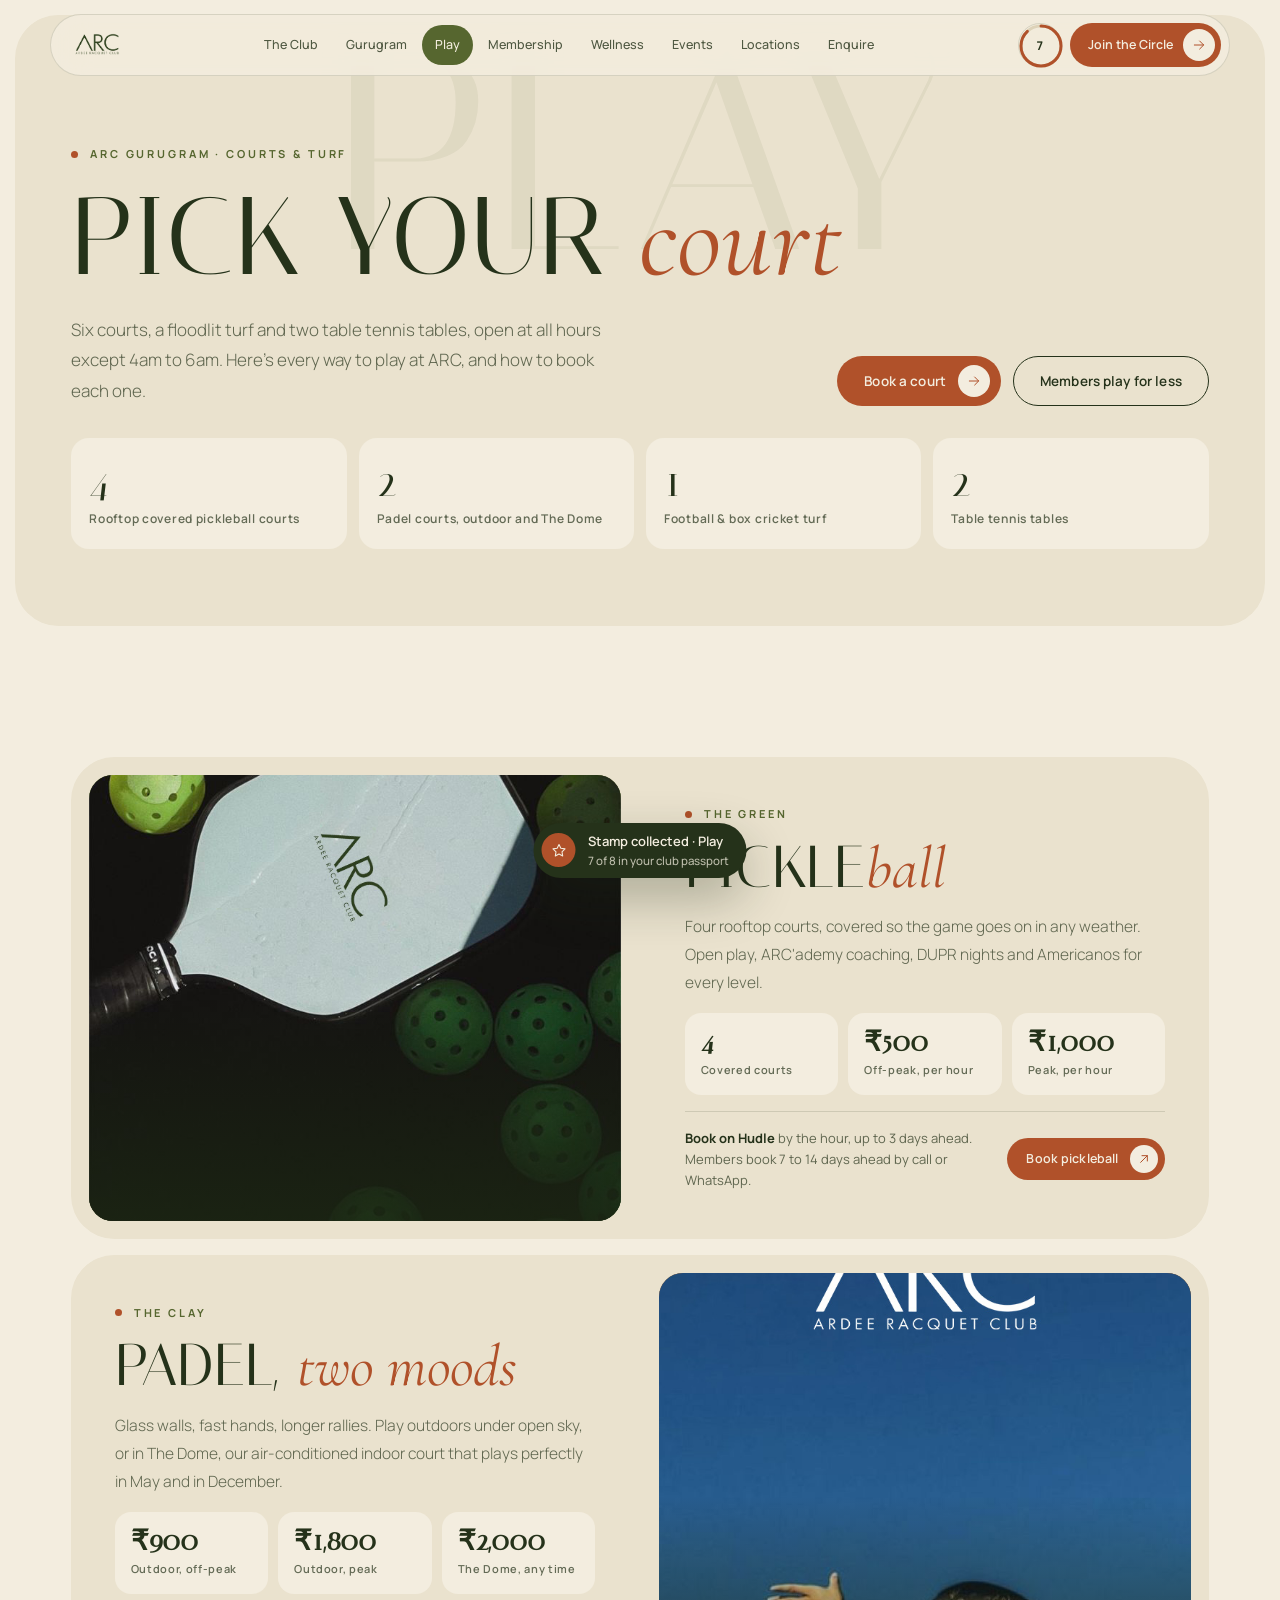
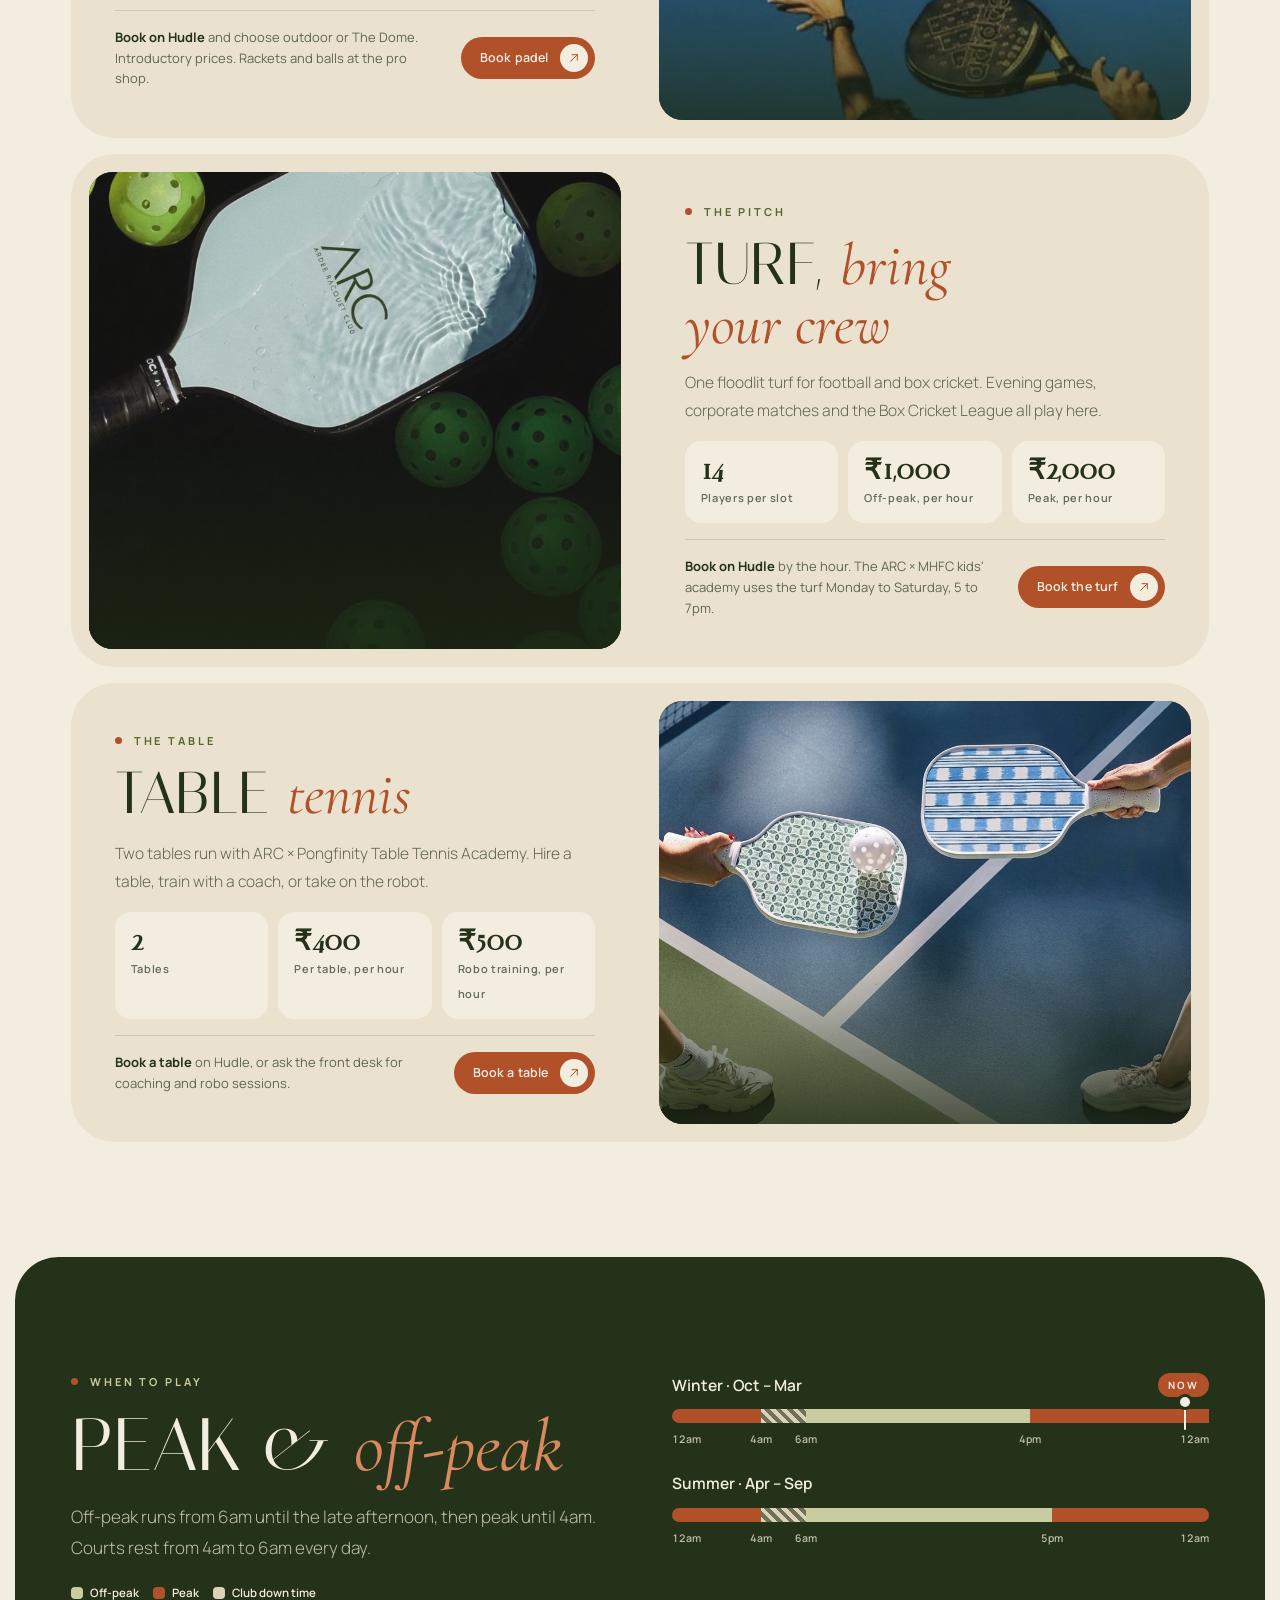
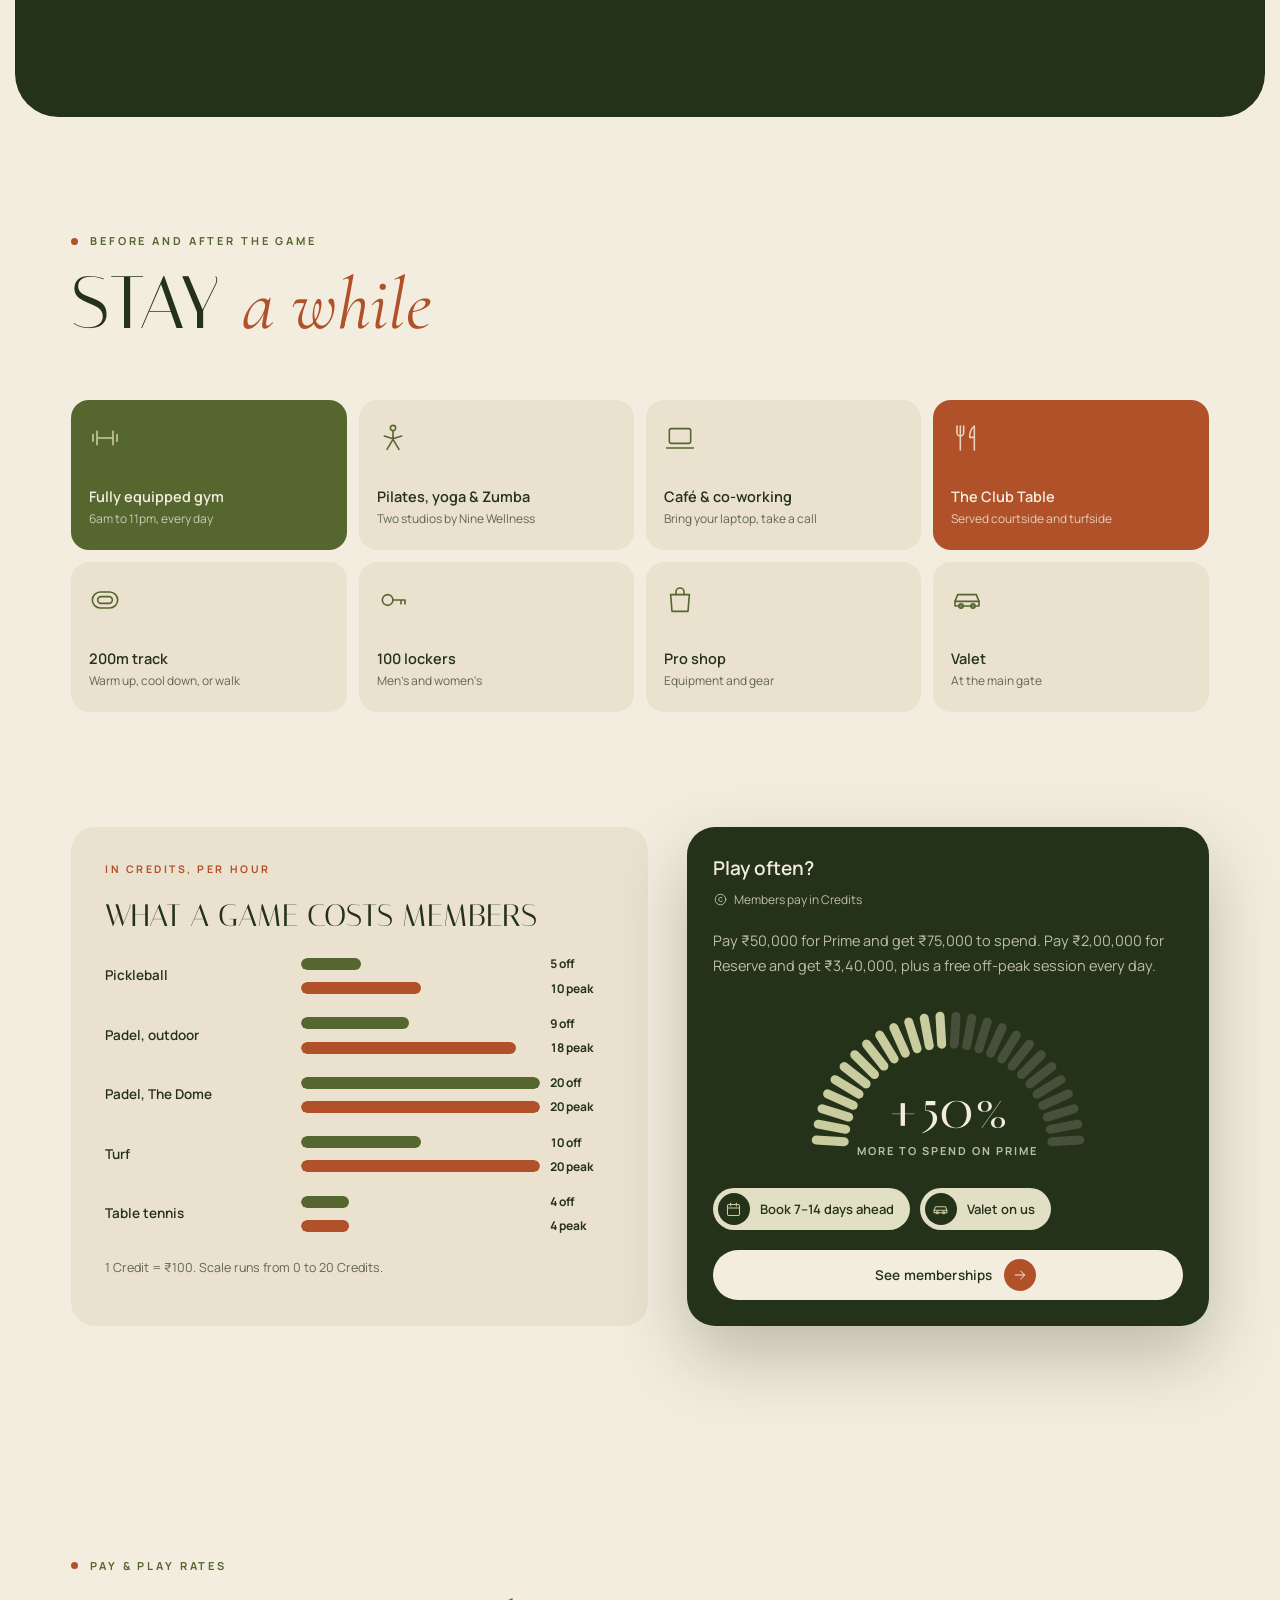
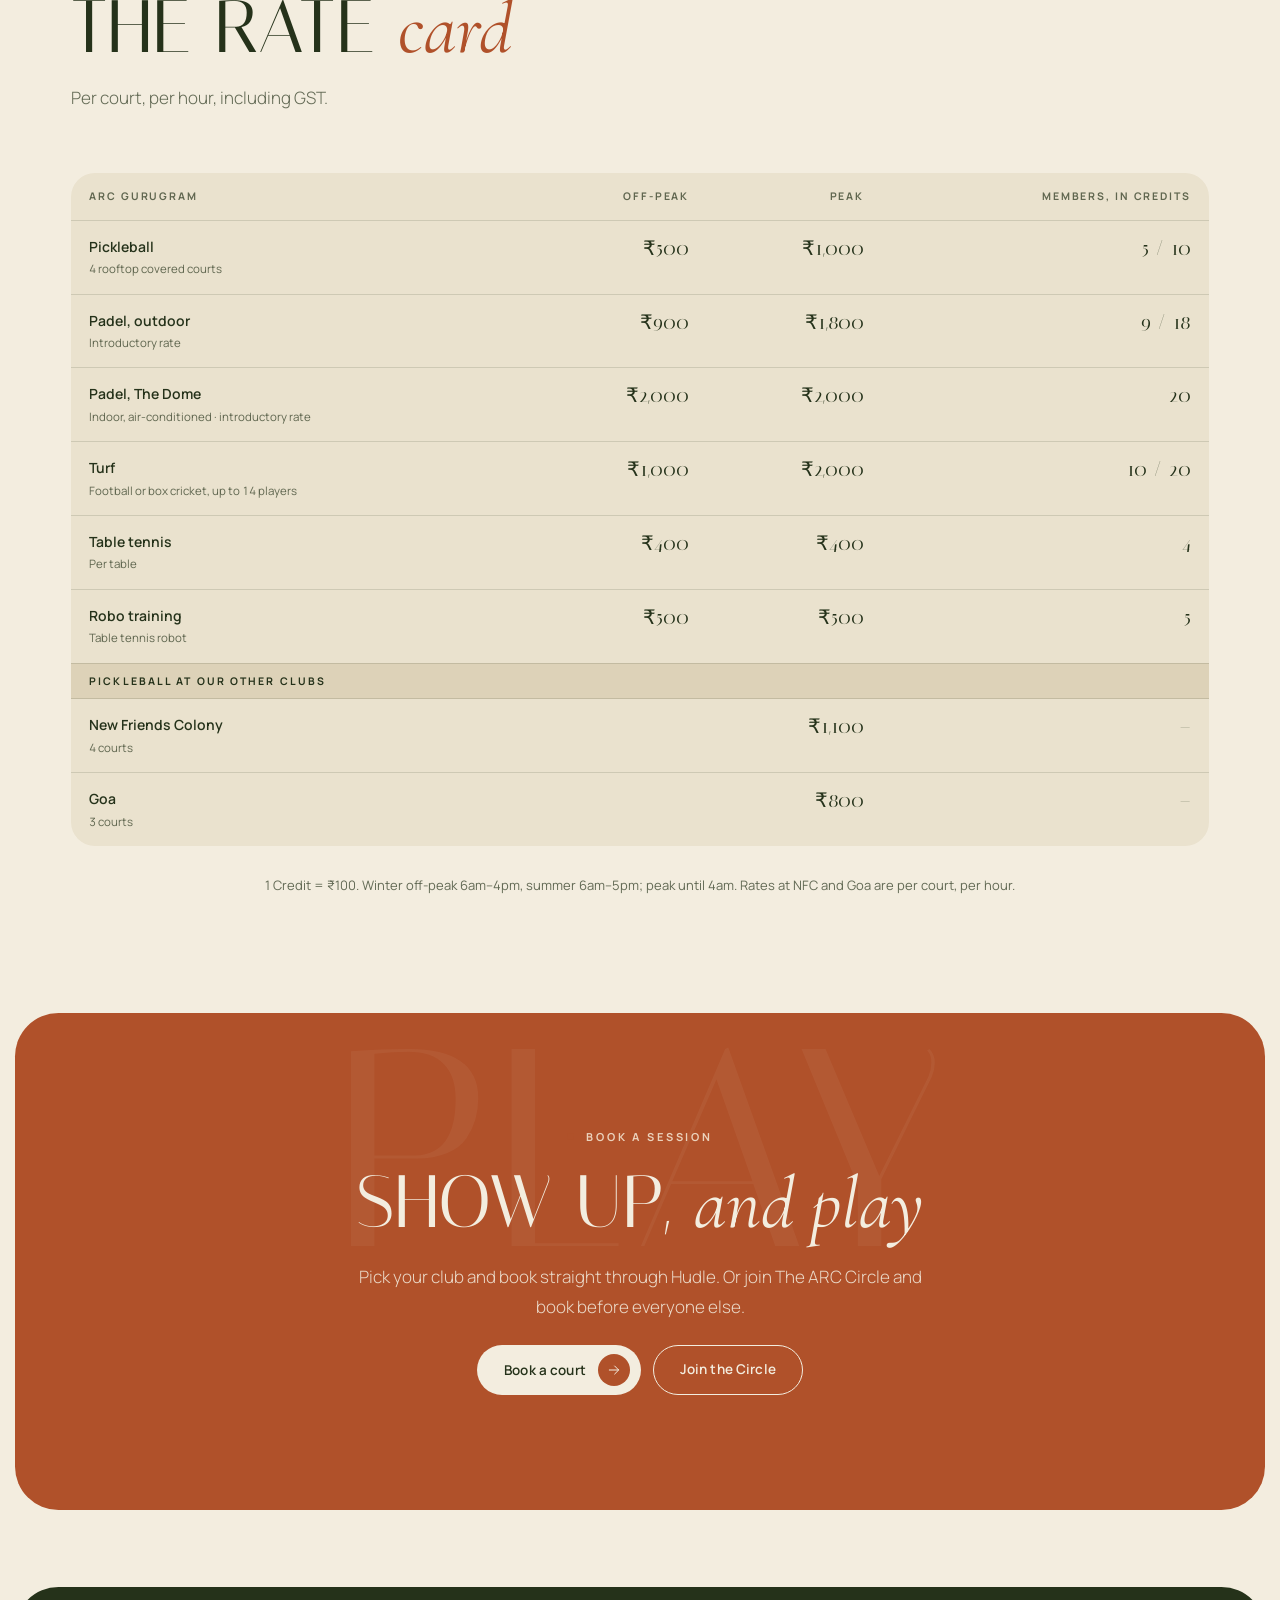
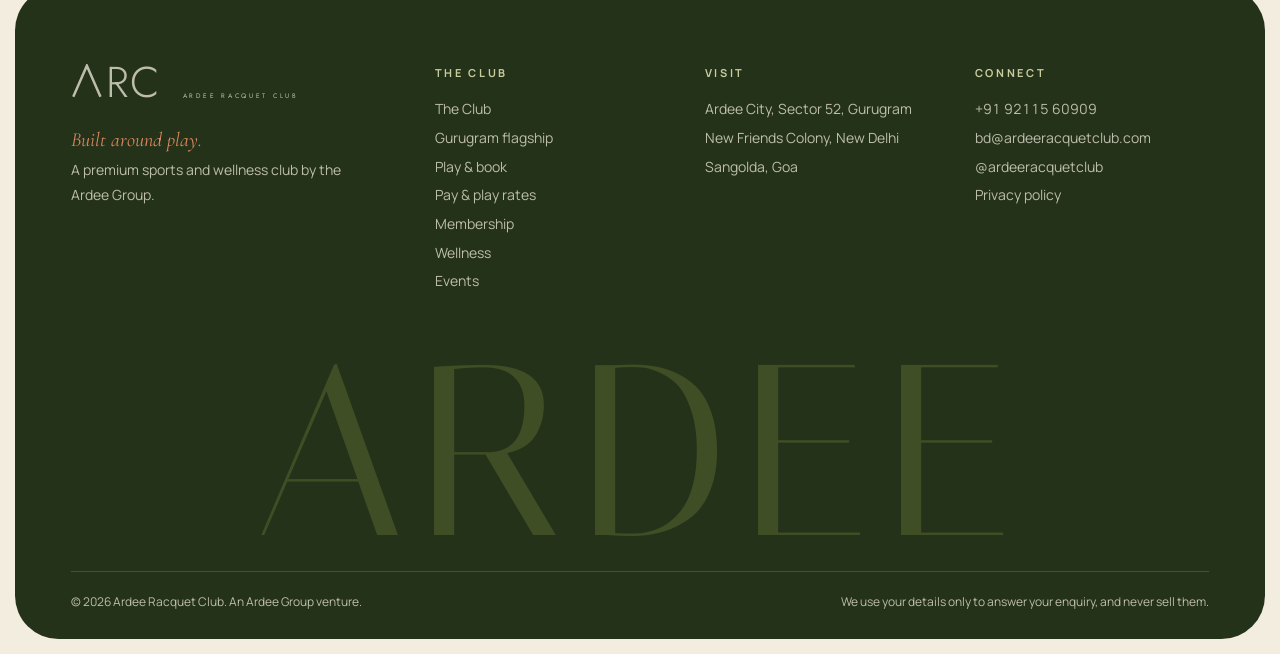
<file: play/index.html>
<!doctype html>
<html lang="en">
<head>
<meta charset="utf-8">
<meta name="viewport" content="width=device-width, initial-scale=1, viewport-fit=cover">
<meta name="theme-color" content="#F3EDDF">
<title>Play & book | Ardee Racquet Club</title>
<meta name="description" content="Ardee Racquet Club (ARC), built around play. Padel, pickleball, turf, table tennis, a fully equipped gym, Pilates, yoga and Zumba at Ardee City, Sector 52, Gurugram. Join The ARC Circle.">
<link rel="preconnect" href="https://fonts.googleapis.com"><link rel="preconnect" href="https://fonts.gstatic.com" crossorigin>
<link href="https://fonts.googleapis.com/css2?family=Italiana&family=Cormorant+Garamond:ital,wght@1,400;1,500&family=Manrope:wght@300;400;500;600;700&family=Jost:wght@300;400&display=swap" rel="stylesheet">
<link rel="stylesheet" href="/assets/css/base.css">
<link rel="stylesheet" href="/assets/css/sport.css">
</head>
<body>
<svg width="0" height="0" style="position:absolute" aria-hidden="true">
  <defs>
    <symbol id="i-arrow" viewBox="0 0 24 24"><path d="M5 12h14M13 6l6 6-6 6"/></symbol>
    <symbol id="i-ne" viewBox="0 0 24 24"><path d="M7 17L17 7M9 7h8v8"/></symbol>
    <symbol id="i-plus" viewBox="0 0 24 24"><path d="M12 5v14M5 12h14"/></symbol>
    <symbol id="i-x" viewBox="0 0 24 24"><path d="M6 6l12 12M18 6L6 18"/></symbol>
    <symbol id="i-padel" viewBox="0 0 24 24"><ellipse cx="10" cy="9" rx="6.5" ry="7"/><path d="M14.6 14.2L20 20.5"/><circle cx="8" cy="7" r=".5"/><circle cx="11" cy="7" r=".5"/><circle cx="9.5" cy="10" r=".5"/><circle cx="12.5" cy="10" r=".5"/><circle cx="7" cy="10" r=".5"/></symbol>
    <symbol id="i-pickle" viewBox="0 0 24 24"><rect x="4" y="2.5" width="11" height="12" rx="5"/><path d="M9.5 14.5v6.5"/><circle cx="18.5" cy="17.5" r="2.6"/></symbol>
    <symbol id="i-ball" viewBox="0 0 24 24"><circle cx="12" cy="12" r="9"/><path d="M12 7.5l4 2.9-1.5 4.7h-5L8 10.4z"/><path d="M12 3v4.5M21 10.4h-5M3 10.4h5M7 20l2.5-4.9M17 20l-2.5-4.9"/></symbol>
    <symbol id="i-cricket" viewBox="0 0 24 24"><path d="M4.5 18.5l9.5-9.5 2 2-9.5 9.5-2-2z"/><path d="M14.5 9.5l4.5-4.5"/><circle cx="18" cy="17" r="2.2"/></symbol>
    <symbol id="i-tt" viewBox="0 0 24 24"><circle cx="10" cy="10" r="6"/><path d="M14.3 14.3l5.2 5.2"/><circle cx="19" cy="5.5" r="1.8"/></symbol>
    <symbol id="i-gym" viewBox="0 0 24 24"><path d="M3 9.5v5M6 7v10M18 7v10M21 9.5v5M6 12h12"/></symbol>
    <symbol id="i-yoga" viewBox="0 0 24 24"><circle cx="12" cy="4.5" r="2"/><path d="M12 7v6M5.5 10.5l6.5 2 6.5-2M7.5 20.5l4.5-7.5 4.5 7.5"/></symbol>
    <symbol id="i-cup" viewBox="0 0 24 24"><path d="M4.5 9h11v4.5a5 5 0 0 1-5 5h-1a5 5 0 0 1-5-5z"/><path d="M15.5 10.5h1.5a2.5 2.5 0 0 1 0 5h-1.8"/><path d="M8 3.5v2.5M11 3.5v2.5"/><path d="M3 21h15"/></symbol>
    <symbol id="i-laptop" viewBox="0 0 24 24"><rect x="4" y="5" width="16" height="11" rx="1.5"/><path d="M2 19.5h20"/></symbol>
    <symbol id="i-dine" viewBox="0 0 24 24"><path d="M7 3v18M4.5 3v5a2.5 2.5 0 0 0 5 0V3"/><path d="M17.5 21V3c-2.2 1.8-3.5 4.6-3.5 8.5h3.5"/></symbol>
    <symbol id="i-track" viewBox="0 0 24 24"><rect x="2.5" y="6" width="19" height="12" rx="6"/><rect x="6.5" y="9.5" width="11" height="5" rx="2.5"/></symbol>
    <symbol id="i-car" viewBox="0 0 24 24"><path d="M3 16.5v-3.5l2-5h14l2 5v3.5z"/><path d="M3 13h18"/><circle cx="7.5" cy="16.5" r="1.6"/><circle cx="16.5" cy="16.5" r="1.6"/></symbol>
    <symbol id="i-key" viewBox="0 0 24 24"><circle cx="8" cy="12" r="4"/><path d="M12 12h9M18 12v3M21 12v3"/></symbol>
    <symbol id="i-bag" viewBox="0 0 24 24"><path d="M5 8h14l-1 12.5H6z"/><path d="M9 8V6a3 3 0 0 1 6 0v2"/></symbol>
    <symbol id="i-trophy" viewBox="0 0 24 24"><path d="M8 4h8v5a4 4 0 0 1-8 0z"/><path d="M8 6H5a3 3 0 0 0 3 4M16 6h3a3 3 0 0 1-3 4M12 13v4M8 20.5h8M10 17h4"/></symbol>
    <symbol id="i-people" viewBox="0 0 24 24"><circle cx="9" cy="8" r="3"/><path d="M3 19.5c0-3.3 2.7-5.5 6-5.5s6 2.2 6 5.5"/><circle cx="17" cy="9" r="2.4"/><path d="M16.5 14c2.7.2 4.5 2.2 4.5 4.8"/></symbol>
    <symbol id="i-pool" viewBox="0 0 24 24"><path d="M3 16c2 0 2-1.5 4.5-1.5S10 16 12 16s2-1.5 4.5-1.5S19 16 21 16M3 20c2 0 2-1.5 4.5-1.5S10 20 12 20s2-1.5 4.5-1.5S19 20 21 20"/><path d="M8 13V5.5a2 2 0 0 1 4 0M14 13V5.5a2 2 0 0 1 4 0M8 9h6"/></symbol>
    <symbol id="i-coin" viewBox="0 0 24 24"><circle cx="12" cy="12" r="8.5"/><path d="M14.8 9.4a3.4 3.4 0 1 0 0 5.2"/></symbol>
    <symbol id="i-gift" viewBox="0 0 24 24"><rect x="4" y="9" width="16" height="11.5" rx="1"/><path d="M3 9h18M12 9v11.5"/><path d="M12 9C10.5 5 6.5 5 6.5 7.3S12 9 12 9s5.5-.6 5.5-1.7S13.5 5 12 9"/></symbol>
    <symbol id="i-star" viewBox="0 0 24 24"><path d="M12 3.5l2.6 5.4 5.9.8-4.3 4.1 1 5.9L12 16.9l-5.2 2.8 1-5.9-4.3-4.1 5.9-.8z"/></symbol>
    <symbol id="i-cal" viewBox="0 0 24 24"><rect x="3.5" y="5" width="17" height="15.5" rx="2"/><path d="M3.5 10h17M8 3v4M16 3v4"/></symbol>
    <symbol id="i-clock" viewBox="0 0 24 24"><circle cx="12" cy="12" r="8.5"/><path d="M12 7.5V12l3 2"/></symbol>
    <symbol id="i-pin" viewBox="0 0 24 24"><path d="M12 21s-6.5-6.1-6.5-11.2a6.5 6.5 0 0 1 13 0C18.5 14.9 12 21 12 21z"/><circle cx="12" cy="9.8" r="2.4"/></symbol>
    <symbol id="i-chat" viewBox="0 0 24 24"><path d="M4 19.5l1.4-3.8A8 8 0 1 1 8.6 19z"/></symbol>
    <symbol id="i-mail" viewBox="0 0 24 24"><rect x="3" y="5.5" width="18" height="13" rx="2"/><path d="M3.5 6.5l8.5 6.5 8.5-6.5"/></symbol>
    <symbol id="i-insta" viewBox="0 0 24 24"><rect x="3.5" y="3.5" width="17" height="17" rx="5"/><circle cx="12" cy="12" r="4"/><circle cx="17" cy="7" r=".6"/></symbol>
    <symbol id="i-sun" viewBox="0 0 24 24"><circle cx="12" cy="12" r="4"/><path d="M12 2.5v2.5M12 19v2.5M2.5 12H5M19 12h2.5M5.3 5.3l1.8 1.8M16.9 16.9l1.8 1.8M5.3 18.7l1.8-1.8M16.9 7.1l1.8-1.8"/></symbol>
    <symbol id="i-dome" viewBox="0 0 24 24"><path d="M3 19.5h18M4.5 19.5a7.5 7.5 0 0 1 15 0"/><circle cx="9" cy="15" r=".6"/><circle cx="12" cy="13.5" r=".6"/><circle cx="15" cy="15" r=".6"/><circle cx="12" cy="16.8" r=".6"/></symbol>
  </defs>
</svg>

<nav class="nav" id="nav" aria-label="Main">
  <a href="/" class="logo" aria-label="Ardee Racquet Club home"><img src="/assets/image/logo.png" alt="Ardee Racquet Club (ARC)" style="height:30px;width:auto;display:block"></a>
  <div class="nav-links"><a href="/">The Club</a><a href="/gurugram/">Gurugram</a><a href="/play/" class="current">Play</a><a href="/membership/">Membership</a><a href="/wellness/">Wellness</a><a href="/events/">Events</a><a href="/locations/">Locations</a><a href="/enquire/">Enquire</a></div>
  <div class="nav-actions">
    <button type="button" class="pass-btn" id="passBtn" aria-label="Club passport" aria-expanded="false" aria-controls="passPanel"><svg class="ring" viewBox="0 0 46 46" aria-hidden="true"><circle class="trk" cx="23" cy="23" r="20"/><circle class="prg" id="passRing" cx="23" cy="23" r="20" stroke-dasharray="125.66" stroke-dashoffset="125.66"/></svg><b id="passCount">0</b></button>
    <a href="/membership/" class="nav-cta"><span class="lbl">Join the Circle</span><span class="ic"><svg class="i"><use href="#i-arrow"/></svg></span></a>
    <button class="burger" id="burger" aria-label="Open menu" aria-expanded="false"><span></span><span></span></button>
  </div>
</nav>
<div class="mobile-menu" id="mobileMenu"><a href="/">The Club</a><a href="/gurugram/">Gurugram</a><a href="/play/" class="current">Play</a><a href="/membership/">Membership</a><a href="/wellness/">Wellness</a><a href="/events/">Events</a><a href="/locations/">Locations</a><a href="/enquire/">Enquire</a></div>
<main class="page" data-page="play">
  <header class="phead">
    <div class="water" aria-hidden="true">PLAY</div>
    <div class="wrap">
      <span class="eyebrow">ARC Gurugram · Courts &amp; turf</span>
      <h1 class="disp">Pick your <em>court</em></h1>
      <div class="split">
        <p class="lede">Six courts, a floodlit turf and two table tennis tables, open at all hours except 4am to 6am. Here's every way to play at ARC, and how to book each one.</p>
        <div class="btns" style="justify-content:flex-end">
          <button type="button" class="btn btn-terra book-court-btn">Book a court<span class="ic"><svg class="i"><use href="#i-arrow"/></svg></span></button>
          <a href="/membership/" class="btn btn-line">Members play for less</a>
        </div>
      </div>
      <div class="stats c4" style="margin-top:10px">
        <div class="stat" style="background:var(--cream)"><b>4</b><span>Rooftop covered pickleball courts</span></div>
        <div class="stat" style="background:var(--cream)"><b>2</b><span>Padel courts, outdoor and The Dome</span></div>
        <div class="stat" style="background:var(--cream)"><b>1</b><span>Football &amp; box cricket turf</span></div>
        <div class="stat" style="background:var(--cream)"><b>2</b><span>Table tennis tables</span></div>
      </div>
    </div>
  </header>

  <section class="sec">
    <div class="wrap">
      <div class="sport reveal">
        <div class="photo" style="--pbg:linear-gradient(160deg,#6F7F41,#2C3B1D)"><img class="scene-img" src="/assets/image/16fe08ef76315a2ec021c7546859c31a.jpg.jpeg" alt="" loading="lazy" onerror="this.remove()"></div>
        <div class="sport-body">
          <span class="eyebrow">The green</span>
          <h2 class="disp">Pickle<em>ball</em></h2>
          <p class="lede" style="font-size:15.5px">Four rooftop courts, covered so the game goes on in any weather. Open play, ARC'ademy coaching, DUPR nights and Americanos for every level.</p>
          <div class="specs"><div class="spec"><b>4</b><small>Covered courts</small></div><div class="spec"><b>₹500</b><small>Off-peak, per hour</small></div><div class="spec"><b>₹1,000</b><small>Peak, per hour</small></div></div>
          <div class="howbook"><p><b>Book on Hudle</b> by the hour, up to 3 days ahead. Members book 7 to 14 days ahead by call or WhatsApp.</p><a class="btn btn-terra sm" href="https://hudle.in/venues/ardee-racquet-club-arc-gurugram/145202" target="_blank" rel="noopener">Book pickleball<span class="ic"><svg class="i"><use href="#i-ne"/></svg></span></a></div>
        </div>
      </div>

      <div class="sport flip reveal">
        <div class="photo" style="--pbg:linear-gradient(160deg,#C27148,#6B2F17)"><img class="scene-img" src="/assets/image/04864186e49a50b9365a26a0d05a6a63.jpg.jpeg" alt="" loading="lazy" onerror="this.remove()"></div>
        <div class="sport-body">
          <span class="eyebrow">The clay</span>
          <h2 class="disp">Padel, <em>two moods</em></h2>
          <p class="lede" style="font-size:15.5px">Glass walls, fast hands, longer rallies. Play outdoors under open sky, or in The Dome, our air-conditioned indoor court that plays perfectly in May and in December.</p>
          <div class="specs"><div class="spec"><b>₹900</b><small>Outdoor, off-peak</small></div><div class="spec"><b>₹1,800</b><small>Outdoor, peak</small></div><div class="spec"><b>₹2,000</b><small>The Dome, any time</small></div></div>
          <div class="howbook"><p><b>Book on Hudle</b> and choose outdoor or The Dome. Introductory prices. Rackets and balls at the pro shop.</p><a class="btn btn-terra sm" href="https://hudle.in/venues/ardee-racquet-club-arc-gurugram/145202" target="_blank" rel="noopener">Book padel<span class="ic"><svg class="i"><use href="#i-ne"/></svg></span></a></div>
        </div>
      </div>

      <div class="sport reveal">
        <div class="photo" style="--pbg:linear-gradient(160deg,#3E5022,#1C2713)"><img class="scene-img" src="/assets/image/ARC with ball.png" alt="" loading="lazy" onerror="this.remove()"></div>
        <div class="sport-body">
          <span class="eyebrow">The pitch</span>
          <h2 class="disp">Turf, <em>bring your crew</em></h2>
          <p class="lede" style="font-size:15.5px">One floodlit turf for football and box cricket. Evening games, corporate matches and the Box Cricket League all play here.</p>
          <div class="specs"><div class="spec"><b>14</b><small>Players per slot</small></div><div class="spec"><b>₹1,000</b><small>Off-peak, per hour</small></div><div class="spec"><b>₹2,000</b><small>Peak, per hour</small></div></div>
          <div class="howbook"><p><b>Book on Hudle</b> by the hour. The ARC × MHFC kids' academy uses the turf Monday to Saturday, 5 to 7pm.</p><a class="btn btn-terra sm" href="https://hudle.in/venues/ardee-racquet-club-arc-gurugram/145202" target="_blank" rel="noopener">Book the turf<span class="ic"><svg class="i"><use href="#i-ne"/></svg></span></a></div>
        </div>
      </div>

      <div class="sport flip reveal">
        <div class="photo" style="--pbg:linear-gradient(160deg,#56662F,#25321A)"><img class="scene-img" src="/assets/image/PICKLEBALL WITH PICKEBALL.png" alt="" loading="lazy" onerror="this.remove()"></div>
        <div class="sport-body">
          <span class="eyebrow">The table</span>
          <h2 class="disp">Table <em>tennis</em></h2>
          <p class="lede" style="font-size:15.5px">Two tables run with ARC × Pongfinity Table Tennis Academy. Hire a table, train with a coach, or take on the robot.</p>
          <div class="specs"><div class="spec"><b>2</b><small>Tables</small></div><div class="spec"><b>₹400</b><small>Per table, per hour</small></div><div class="spec"><b>₹500</b><small>Robo training, per hour</small></div></div>
          <div class="howbook"><p><b>Book a table</b> on Hudle, or ask the front desk for coaching and robo sessions.</p><a class="btn btn-terra sm" href="https://hudle.in/venues/ardee-racquet-club-arc-gurugram/145202" target="_blank" rel="noopener">Book a table<span class="ic"><svg class="i"><use href="#i-ne"/></svg></span></a></div>
        </div>
      </div>
    </div>
  </section>

  <section class="panel on-dark">
    <div class="sec">
      <div class="wrap split" style="align-items:start">
        <div style="display:grid;gap:20px">
          <span class="eyebrow">When to play</span>
          <h2 class="disp">Peak &amp; <em>off-peak</em></h2>
          <p class="lede">Off-peak runs from 6am until the late afternoon, then peak until 4am. Courts rest from 4am to 6am every day.</p>
          <div class="legend"><span><i style="background:var(--olive-soft)"></i>Off-peak</span><span><i style="background:var(--terra)"></i>Peak</span><span><i style="background:var(--cream-3)"></i>Club down time</span></div>
        </div>
        <div style="display:grid;gap:24px">
          <div><div class="row-between" style="margin-bottom:12px"><b style="font-weight:600">Winter · Oct – Mar</b><span class="season-now" data-season="winter"></span></div><div class="daybar" data-season="winter"></div></div>
          <div><div class="row-between" style="margin-bottom:12px"><b style="font-weight:600">Summer · Apr – Sep</b><span class="season-now" data-season="summer"></span></div><div class="daybar" data-season="summer"></div></div>
        </div>
      </div>
    </div>
  </section>

  <section class="sec">
    <div class="wrap">
      <div class="head"><span class="eyebrow">Before and after the game</span><h2 class="disp">Stay <em>a while</em></h2></div>
      <div class="tiles">
        <a href="/wellness/" class="tile on reveal"><svg class="i"><use href="#i-gym"/></svg><div><b>Fully equipped gym</b><small>6am to 11pm, every day</small></div></a>
        <a href="/wellness/" class="tile reveal d1"><svg class="i"><use href="#i-yoga"/></svg><div><b>Pilates, yoga &amp; Zumba</b><small>Two studios by Nine Wellness</small></div></a>
        <div class="tile reveal d2"><svg class="i"><use href="#i-laptop"/></svg><div><b>Café &amp; co-working</b><small>Bring your laptop, take a call</small></div></div>
        <div class="tile terra reveal d3"><svg class="i"><use href="#i-dine"/></svg><div><b>The Club Table</b><small>Served courtside and turfside</small></div></div>
        <div class="tile reveal"><svg class="i"><use href="#i-track"/></svg><div><b>200m track</b><small>Warm up, cool down, or walk</small></div></div>
        <div class="tile reveal d1"><svg class="i"><use href="#i-key"/></svg><div><b>100 lockers</b><small>Men's and women's</small></div></div>
        <div class="tile reveal d2"><svg class="i"><use href="#i-bag"/></svg><div><b>Pro shop</b><small>Equipment and gear</small></div></div>
        <div class="tile reveal d3"><svg class="i"><use href="#i-car"/></svg><div><b>Valet</b><small>At the main gate</small></div></div>
      </div>
    </div>
  </section>

  <section class="sec tight">
    <div class="wrap">
      <div class="calc">
        <div class="card" style="gap:22px">
          <span class="k">In Credits, per hour</span>
          <h3>What a game costs members</h3>
          <div class="bars">
            <div class="bar-row"><span class="lbl">Pickleball</span><div class="bar-pair"><div class="bar"><span class="tr"><i style="--w:25%"></i></span><span>5 off</span></div><div class="bar peak"><span class="tr"><i style="--w:50%"></i></span><span>10 peak</span></div></div></div>
            <div class="bar-row"><span class="lbl">Padel, outdoor</span><div class="bar-pair"><div class="bar"><span class="tr"><i style="--w:45%"></i></span><span>9 off</span></div><div class="bar peak"><span class="tr"><i style="--w:90%"></i></span><span>18 peak</span></div></div></div>
            <div class="bar-row"><span class="lbl">Padel, The Dome</span><div class="bar-pair"><div class="bar"><span class="tr"><i style="--w:100%"></i></span><span>20 off</span></div><div class="bar peak"><span class="tr"><i style="--w:100%"></i></span><span>20 peak</span></div></div></div>
            <div class="bar-row"><span class="lbl">Turf</span><div class="bar-pair"><div class="bar"><span class="tr"><i style="--w:50%"></i></span><span>10 off</span></div><div class="bar peak"><span class="tr"><i style="--w:100%"></i></span><span>20 peak</span></div></div></div>
            <div class="bar-row"><span class="lbl">Table tennis</span><div class="bar-pair"><div class="bar"><span class="tr"><i style="--w:20%"></i></span><span>4 off</span></div><div class="bar peak"><span class="tr"><i style="--w:20%"></i></span><span>4 peak</span></div></div></div>
          </div>
          <p style="font-size:12.5px;color:var(--muted)">1 Credit = ₹100. Scale runs from 0 to 20 Credits.</p>
        </div>
        <div class="appcard" style="align-content:start;gap:20px">
          <div class="ttl"><div><b>Play often?</b><div class="meta" style="margin-top:6px"><span><svg class="i"><use href="#i-coin"/></svg>Members pay in Credits</span></div></div></div>
          <p style="color:var(--on-dark-muted);font-size:14.5px;line-height:1.7">Pay ₹50,000 for Prime and get ₹75,000 to spend. Pay ₹2,00,000 for Reserve and get ₹3,40,000, plus a free off-peak session every day.</p>
          <div class="gauge" data-value="50"><div class="read"><b>+50%</b><small>More to spend on Prime</small></div></div>
          <div class="chips"><span class="chip"><span class="ic"><svg class="i"><use href="#i-cal"/></svg></span>Book 7–14 days ahead</span><span class="chip"><span class="ic"><svg class="i"><use href="#i-car"/></svg></span>Valet on us</span></div>
          <a href="/membership/" class="btn btn-cream">See memberships<span class="ic"><svg class="i"><use href="#i-arrow"/></svg></span></a>
        </div>
      </div>
    </div>
  </section>

  <section class="sec" id="rates">
    <div class="wrap">
      <div class="head"><span class="eyebrow">Pay &amp; play rates</span><h2 class="disp">The rate <em>card</em></h2><p class="lede">Per court, per hour, including GST.</p></div>
      <div class="tbl-wrap reveal">
        <table class="tbl">
          <thead><tr><th>ARC Gurugram</th><th class="num">Off-peak</th><th class="num">Peak</th><th class="num">Members, in Credits</th></tr></thead>
          <tbody>
            <tr><td><b>Pickleball</b><small>4 rooftop covered courts</small></td><td class="num">₹500</td><td class="num">₹1,000</td><td class="num">5 / 10</td></tr>
            <tr><td><b>Padel, outdoor</b><small>Introductory rate</small></td><td class="num">₹900</td><td class="num">₹1,800</td><td class="num">9 / 18</td></tr>
            <tr><td><b>Padel, The Dome</b><small>Indoor, air-conditioned · introductory rate</small></td><td class="num">₹2,000</td><td class="num">₹2,000</td><td class="num">20</td></tr>
            <tr><td><b>Turf</b><small>Football or box cricket, up to 14 players</small></td><td class="num">₹1,000</td><td class="num">₹2,000</td><td class="num">10 / 20</td></tr>
            <tr><td><b>Table tennis</b><small>Per table</small></td><td class="num">₹400</td><td class="num">₹400</td><td class="num">4</td></tr>
            <tr><td><b>Robo training</b><small>Table tennis robot</small></td><td class="num">₹500</td><td class="num">₹500</td><td class="num">5</td></tr>
            <tr class="grp"><td colspan="4">Pickleball at our other clubs</td></tr>
            <tr><td><b>New Friends Colony</b><small>4 courts</small></td><td class="num" colspan="2">₹1,100</td><td class="num">–</td></tr>
            <tr><td><b>Goa</b><small>3 courts</small></td><td class="num" colspan="2">₹800</td><td class="num">–</td></tr>
          </tbody>
        </table>
      </div>
      <p class="foot-note">1 Credit = ₹100. Winter off-peak 6am–4pm, summer 6am–5pm; peak until 4am. Rates at NFC and Goa are per court, per hour.</p>
    </div>
  </section>

  <section class="panel terra on-dark">
    <div class="water" aria-hidden="true">PLAY</div>
    <div class="sec center">
      <div class="wrap" style="display:grid;gap:22px;justify-items:center">
        <span class="eyebrow" style="color:var(--terra-wash)">Book a session</span>
        <h2 class="disp">Show up, <em style="color:var(--cream)">and play</em></h2>
        <p class="lede" style="color:rgba(243,237,223,.86)">Pick your club and book straight through Hudle. Or join The ARC Circle and book before everyone else.</p>
        <div class="btns center"><button type="button" class="btn btn-cream book-court-btn">Book a court<span class="ic"><svg class="i"><use href="#i-arrow"/></svg></span></button><a href="/membership/" class="btn btn-line">Join the Circle</a></div>
      </div>
    </div>
  </section>
</main>
<footer class="site-footer">
  <div class="wrap">
    <div class="foot-grid">
      <div>
        <a href="/" class="logo" style="align-items:flex-start"><svg viewBox="0 0 96 30" style="height:34px" aria-hidden="true"><path d="M2 29 L14 1.5 L26 29" fill="none" stroke="currentColor" stroke-width="2.2"/><text x="31" y="29" font-family="Jost, Futura, sans-serif" font-weight="300" font-size="38" fill="currentColor" letter-spacing="1">RC</text></svg><small>Ardee Racquet Club</small></a>
        <p style="margin-top:16px;max-width:300px;line-height:1.75"><span class="it" style="color:#D9895F;font-size:20px">Built around play.</span><br>A premium sports and wellness club by the Ardee Group.</p>
      </div>
      <div><h4>The club</h4>
        <a href="/">The Club</a>
        <a href="/gurugram/">Gurugram flagship</a>
        <a href="/play/">Play &amp; book</a>
        <a href="/play/#rates">Pay &amp; play rates</a>
        <a href="/membership/">Membership</a>
        <a href="/wellness/">Wellness</a>
        <a href="/events/">Events</a></div>
      <div><h4>Visit</h4><p>Ardee City, Sector 52, Gurugram</p><p>New Friends Colony, New Delhi</p><p>Sangolda, Goa</p></div>
      <div><h4>Connect</h4>
        <a class="tnum" href="https://wa.me/919211560909" target="_blank" rel="noopener">+91 92115 60909</a>
        <p>bd@ardeeracquetclub.com</p>
        <a href="https://www.instagram.com/ardeeracquetclub" target="_blank" rel="noopener">@ardeeracquetclub</a>
        <a href="/enquire/">Privacy policy</a></div>
    </div>
    <div class="foot-big" aria-hidden="true">ARDEE</div>
    <div class="foot-bottom"><span>&copy; 2026 Ardee Racquet Club. An Ardee Group venture.</span><span>We use your details only to answer your enquiry, and never sell them.</span></div>
  </div>
</footer>

<div class="pass-bg" id="passBg"></div>
<div class="pass" id="passPanel" role="dialog" aria-modal="false" aria-labelledby="passTitle">
  <span class="eyebrow">Your visit</span>
  <h3 id="passTitle" style="margin-top:10px">Club passport</h3>
  <p class="sub">Collect a stamp in every corner of the club. Each page you open adds one.</p>
  <div class="stamps">
    <div class="stamp" data-stamp="home"><span class="disc"><svg class="i"><use href="#i-star"/></svg></span>The Club</div>
    <div class="stamp olive" data-stamp="gurugram"><span class="disc"><svg class="i"><use href="#i-pin"/></svg></span>Gurugram</div>
    <div class="stamp" data-stamp="play"><span class="disc"><svg class="i"><use href="#i-padel"/></svg></span>Play</div>
    <div class="stamp forest" data-stamp="membership"><span class="disc"><svg class="i"><use href="#i-coin"/></svg></span>Circle</div>
    <div class="stamp olive" data-stamp="wellness"><span class="disc"><svg class="i"><use href="#i-yoga"/></svg></span>Wellness</div>
    <div class="stamp" data-stamp="events"><span class="disc"><svg class="i"><use href="#i-trophy"/></svg></span>Events</div>
    <div class="stamp forest" data-stamp="locations"><span class="disc"><svg class="i"><use href="#i-cal"/></svg></span>Locations</div>
    <div class="stamp olive" data-stamp="enquire"><span class="disc"><svg class="i"><use href="#i-chat"/></svg></span>Say hello</div>
  </div>
  <div class="pass-meter"><div class="row-between"><span id="passMeterLbl">0 of 8 stamps</span><span id="passMeterPct" class="tnum">0%</span></div><span class="tr"><i id="passMeter"></i></span></div>
  <div class="bonus" id="passBonus"><span class="disc"><svg class="i"><use href="#i-ball"/></svg></span><span><b>Hidden ace.</b> There's a ball in play on the home page. Find it for a bonus stamp.</span></div>
  <div class="full" id="passFull"><b>Full house</b><p>You've seen every corner of ARC. The best way to feel it is in person: come for a club walk with our membership team.</p><a href="/enquire/?tab=membership" class="btn btn-cream sm">Book a club walk<span class="ic"><svg class="i"><use href="#i-arrow"/></svg></span></a></div>
  <button type="button" class="reset" id="passReset">Reset passport</button>
</div>
<div class="toast" id="toast" role="status" aria-live="polite"><span class="disc"><svg class="i"><use href="#i-star"/></svg></span><span id="toastText"></span></div>

<div class="dock" aria-label="Quick actions">
  <button type="button" class="btn btn-line book-court-btn">Book a court</button>
  <a href="/membership/" class="btn btn-terra">Join the Circle</a>
</div>

<div class="modal-bg" id="locModalBackdrop">
  <div class="modal" role="dialog" aria-modal="true" aria-labelledby="locTitle">
    <button type="button" class="modal-x" id="locModalClose" aria-label="Close"><svg class="i"><use href="#i-x"/></svg></button>
    <span class="eyebrow">Book a court</span>
    <h3 id="locTitle">Choose your club</h3>
    <p class="sub">You'll go to Hudle to pick your sport, court and slot.</p>
    <a class="loc-opt" href="https://hudle.in/venues/ardee-racquet-club-arc-gurugram/145202" target="_blank" rel="noopener"><span class="ico"><svg class="i"><use href="#i-padel"/></svg></span><span class="t"><b>ARC Gurugram</b><small>Padel · Pickleball · Turf · Table tennis</small></span><span class="arrow-c"><svg class="i"><use href="#i-ne"/></svg></span></a>
    <a class="loc-opt" href="https://hudle.in/venues/ardee-racquet-club-arc-new-friends-colony/321652" target="_blank" rel="noopener"><span class="ico"><svg class="i"><use href="#i-pickle"/></svg></span><span class="t"><b>ARC New Friends Colony</b><small>Pickleball · ₹1,100 per court, per hour</small></span><span class="arrow-c"><svg class="i"><use href="#i-ne"/></svg></span></a>
    <a class="loc-opt" href="https://hudle.in/venues/ardee-racquet-club-goa/764119" target="_blank" rel="noopener"><span class="ico"><svg class="i"><use href="#i-pickle"/></svg></span><span class="t"><b>ARC Goa</b><small>Pickleball · ₹800 per court, per hour</small></span><span class="arrow-c"><svg class="i"><use href="#i-ne"/></svg></span></a>
    <p class="member-note">Members skip Hudle and book 7 to 14 days ahead on WhatsApp. <a href="/membership/">See The ARC Circle</a></p>
  </div>
</div>

<script src="/assets/js/config.js"></script>
<script src="/assets/js/core.js"></script>
<script src="/assets/js/hours.js"></script>
</body>
</html>
</file>
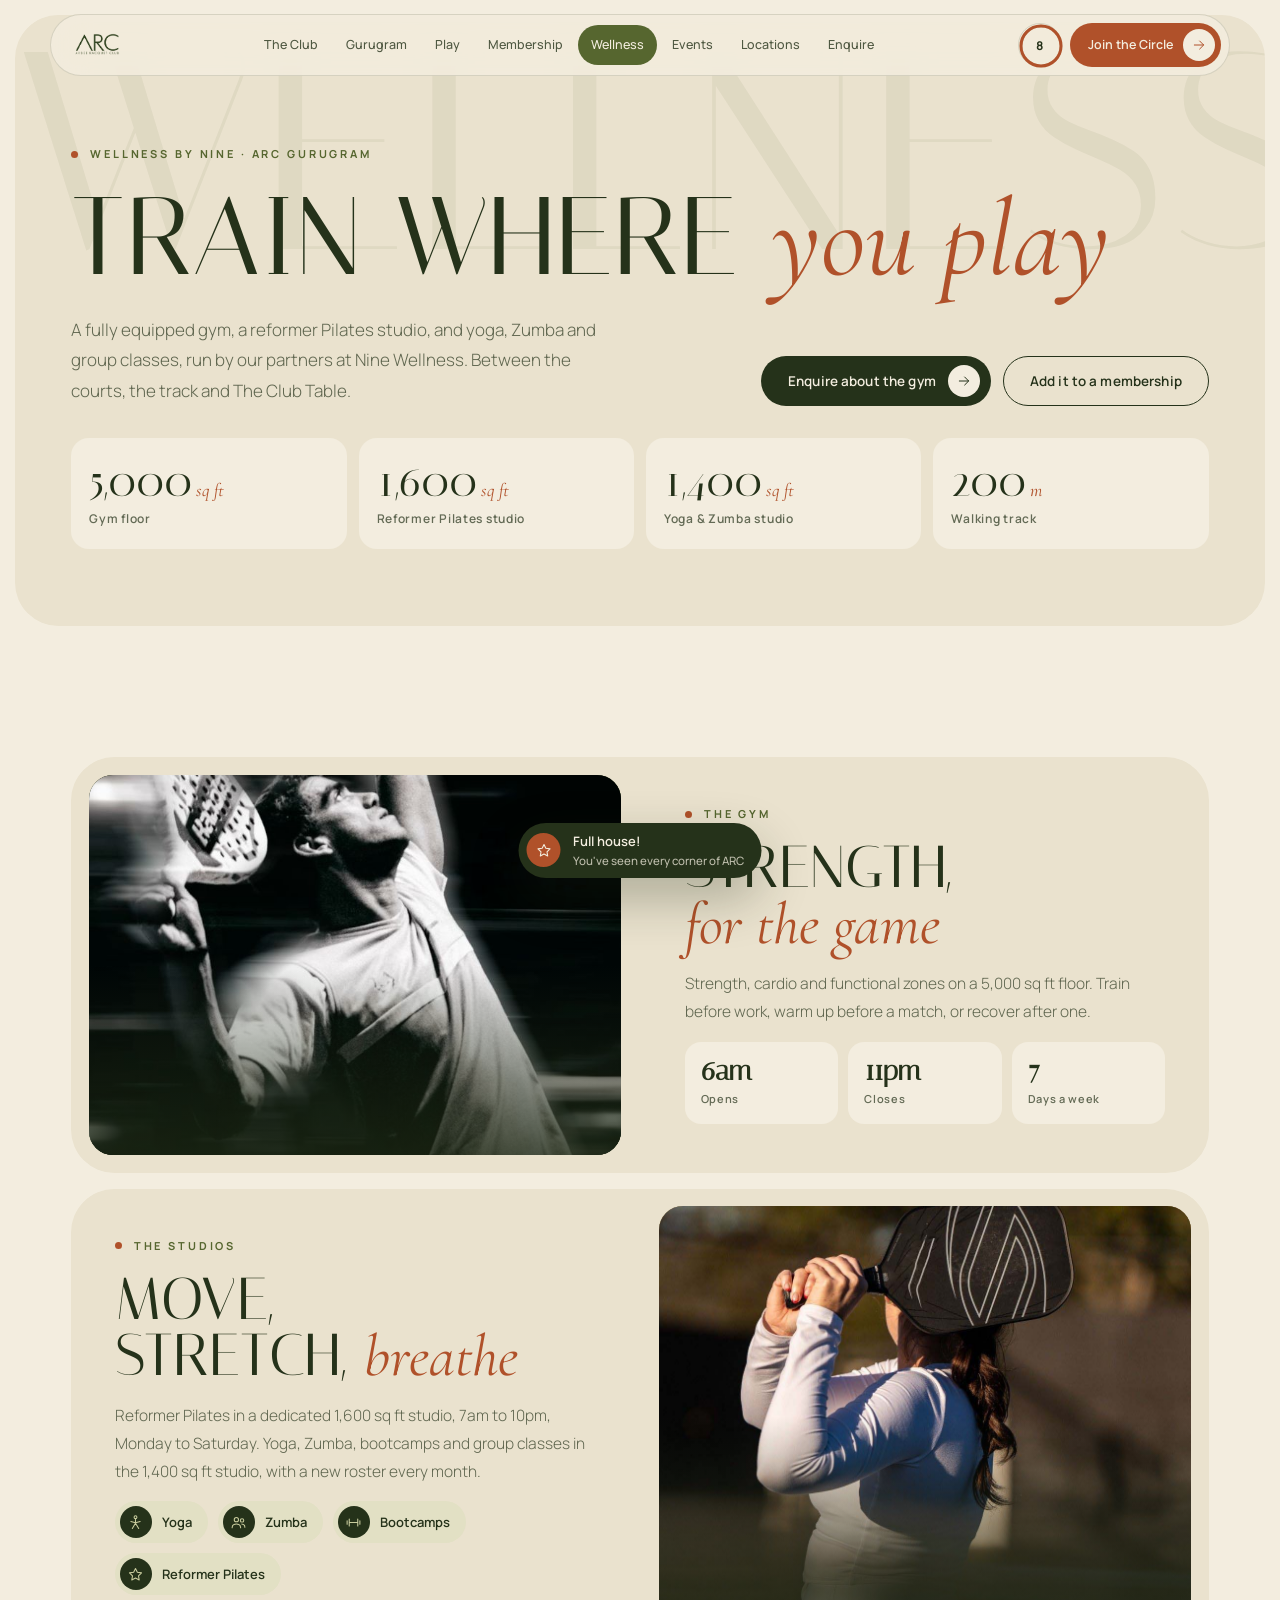
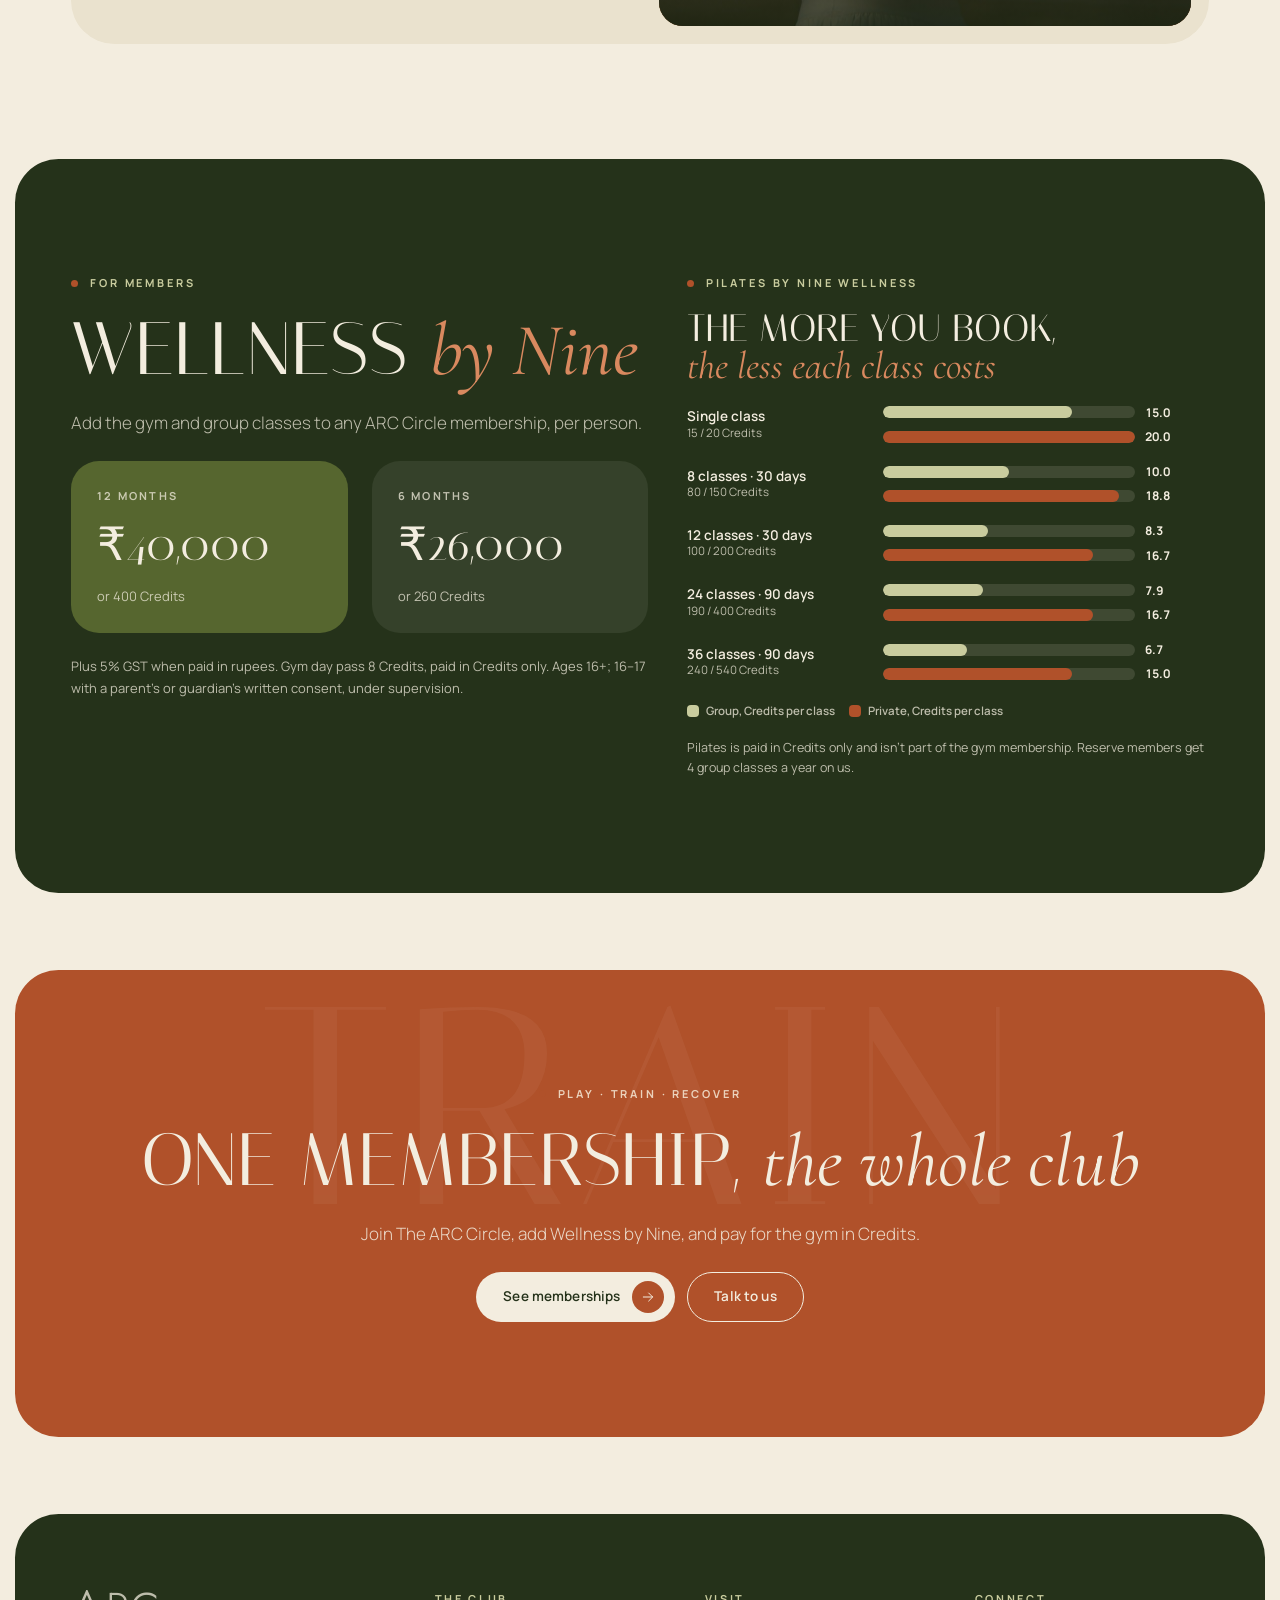
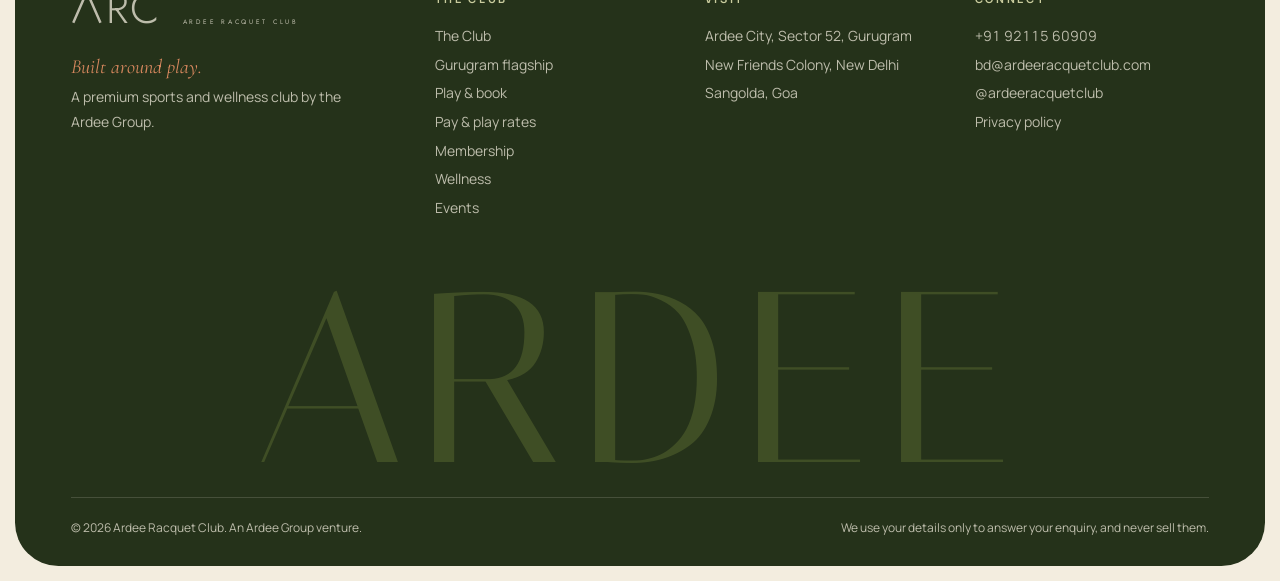
<file: wellness/index.html>
<!doctype html>
<html lang="en">
<head>
<meta charset="utf-8">
<meta name="viewport" content="width=device-width, initial-scale=1, viewport-fit=cover">
<meta name="theme-color" content="#F3EDDF">
<title>Wellness | Ardee Racquet Club</title>
<meta name="description" content="Ardee Racquet Club (ARC), built around play. Padel, pickleball, turf, table tennis, a fully equipped gym, Pilates, yoga and Zumba at Ardee City, Sector 52, Gurugram. Join The ARC Circle.">
<link rel="preconnect" href="https://fonts.googleapis.com"><link rel="preconnect" href="https://fonts.gstatic.com" crossorigin>
<link href="https://fonts.googleapis.com/css2?family=Italiana&family=Cormorant+Garamond:ital,wght@1,400;1,500&family=Manrope:wght@300;400;500;600;700&family=Jost:wght@300;400&display=swap" rel="stylesheet">
<link rel="stylesheet" href="/assets/css/base.css">
<link rel="stylesheet" href="/assets/css/sport.css">
</head>
<body>
<svg width="0" height="0" style="position:absolute" aria-hidden="true">
  <defs>
    <symbol id="i-arrow" viewBox="0 0 24 24"><path d="M5 12h14M13 6l6 6-6 6"/></symbol>
    <symbol id="i-ne" viewBox="0 0 24 24"><path d="M7 17L17 7M9 7h8v8"/></symbol>
    <symbol id="i-plus" viewBox="0 0 24 24"><path d="M12 5v14M5 12h14"/></symbol>
    <symbol id="i-x" viewBox="0 0 24 24"><path d="M6 6l12 12M18 6L6 18"/></symbol>
    <symbol id="i-padel" viewBox="0 0 24 24"><ellipse cx="10" cy="9" rx="6.5" ry="7"/><path d="M14.6 14.2L20 20.5"/><circle cx="8" cy="7" r=".5"/><circle cx="11" cy="7" r=".5"/><circle cx="9.5" cy="10" r=".5"/><circle cx="12.5" cy="10" r=".5"/><circle cx="7" cy="10" r=".5"/></symbol>
    <symbol id="i-pickle" viewBox="0 0 24 24"><rect x="4" y="2.5" width="11" height="12" rx="5"/><path d="M9.5 14.5v6.5"/><circle cx="18.5" cy="17.5" r="2.6"/></symbol>
    <symbol id="i-ball" viewBox="0 0 24 24"><circle cx="12" cy="12" r="9"/><path d="M12 7.5l4 2.9-1.5 4.7h-5L8 10.4z"/><path d="M12 3v4.5M21 10.4h-5M3 10.4h5M7 20l2.5-4.9M17 20l-2.5-4.9"/></symbol>
    <symbol id="i-cricket" viewBox="0 0 24 24"><path d="M4.5 18.5l9.5-9.5 2 2-9.5 9.5-2-2z"/><path d="M14.5 9.5l4.5-4.5"/><circle cx="18" cy="17" r="2.2"/></symbol>
    <symbol id="i-tt" viewBox="0 0 24 24"><circle cx="10" cy="10" r="6"/><path d="M14.3 14.3l5.2 5.2"/><circle cx="19" cy="5.5" r="1.8"/></symbol>
    <symbol id="i-gym" viewBox="0 0 24 24"><path d="M3 9.5v5M6 7v10M18 7v10M21 9.5v5M6 12h12"/></symbol>
    <symbol id="i-yoga" viewBox="0 0 24 24"><circle cx="12" cy="4.5" r="2"/><path d="M12 7v6M5.5 10.5l6.5 2 6.5-2M7.5 20.5l4.5-7.5 4.5 7.5"/></symbol>
    <symbol id="i-cup" viewBox="0 0 24 24"><path d="M4.5 9h11v4.5a5 5 0 0 1-5 5h-1a5 5 0 0 1-5-5z"/><path d="M15.5 10.5h1.5a2.5 2.5 0 0 1 0 5h-1.8"/><path d="M8 3.5v2.5M11 3.5v2.5"/><path d="M3 21h15"/></symbol>
    <symbol id="i-laptop" viewBox="0 0 24 24"><rect x="4" y="5" width="16" height="11" rx="1.5"/><path d="M2 19.5h20"/></symbol>
    <symbol id="i-dine" viewBox="0 0 24 24"><path d="M7 3v18M4.5 3v5a2.5 2.5 0 0 0 5 0V3"/><path d="M17.5 21V3c-2.2 1.8-3.5 4.6-3.5 8.5h3.5"/></symbol>
    <symbol id="i-track" viewBox="0 0 24 24"><rect x="2.5" y="6" width="19" height="12" rx="6"/><rect x="6.5" y="9.5" width="11" height="5" rx="2.5"/></symbol>
    <symbol id="i-car" viewBox="0 0 24 24"><path d="M3 16.5v-3.5l2-5h14l2 5v3.5z"/><path d="M3 13h18"/><circle cx="7.5" cy="16.5" r="1.6"/><circle cx="16.5" cy="16.5" r="1.6"/></symbol>
    <symbol id="i-key" viewBox="0 0 24 24"><circle cx="8" cy="12" r="4"/><path d="M12 12h9M18 12v3M21 12v3"/></symbol>
    <symbol id="i-bag" viewBox="0 0 24 24"><path d="M5 8h14l-1 12.5H6z"/><path d="M9 8V6a3 3 0 0 1 6 0v2"/></symbol>
    <symbol id="i-trophy" viewBox="0 0 24 24"><path d="M8 4h8v5a4 4 0 0 1-8 0z"/><path d="M8 6H5a3 3 0 0 0 3 4M16 6h3a3 3 0 0 1-3 4M12 13v4M8 20.5h8M10 17h4"/></symbol>
    <symbol id="i-people" viewBox="0 0 24 24"><circle cx="9" cy="8" r="3"/><path d="M3 19.5c0-3.3 2.7-5.5 6-5.5s6 2.2 6 5.5"/><circle cx="17" cy="9" r="2.4"/><path d="M16.5 14c2.7.2 4.5 2.2 4.5 4.8"/></symbol>
    <symbol id="i-pool" viewBox="0 0 24 24"><path d="M3 16c2 0 2-1.5 4.5-1.5S10 16 12 16s2-1.5 4.5-1.5S19 16 21 16M3 20c2 0 2-1.5 4.5-1.5S10 20 12 20s2-1.5 4.5-1.5S19 20 21 20"/><path d="M8 13V5.5a2 2 0 0 1 4 0M14 13V5.5a2 2 0 0 1 4 0M8 9h6"/></symbol>
    <symbol id="i-coin" viewBox="0 0 24 24"><circle cx="12" cy="12" r="8.5"/><path d="M14.8 9.4a3.4 3.4 0 1 0 0 5.2"/></symbol>
    <symbol id="i-gift" viewBox="0 0 24 24"><rect x="4" y="9" width="16" height="11.5" rx="1"/><path d="M3 9h18M12 9v11.5"/><path d="M12 9C10.5 5 6.5 5 6.5 7.3S12 9 12 9s5.5-.6 5.5-1.7S13.5 5 12 9"/></symbol>
    <symbol id="i-star" viewBox="0 0 24 24"><path d="M12 3.5l2.6 5.4 5.9.8-4.3 4.1 1 5.9L12 16.9l-5.2 2.8 1-5.9-4.3-4.1 5.9-.8z"/></symbol>
    <symbol id="i-cal" viewBox="0 0 24 24"><rect x="3.5" y="5" width="17" height="15.5" rx="2"/><path d="M3.5 10h17M8 3v4M16 3v4"/></symbol>
    <symbol id="i-clock" viewBox="0 0 24 24"><circle cx="12" cy="12" r="8.5"/><path d="M12 7.5V12l3 2"/></symbol>
    <symbol id="i-pin" viewBox="0 0 24 24"><path d="M12 21s-6.5-6.1-6.5-11.2a6.5 6.5 0 0 1 13 0C18.5 14.9 12 21 12 21z"/><circle cx="12" cy="9.8" r="2.4"/></symbol>
    <symbol id="i-chat" viewBox="0 0 24 24"><path d="M4 19.5l1.4-3.8A8 8 0 1 1 8.6 19z"/></symbol>
    <symbol id="i-mail" viewBox="0 0 24 24"><rect x="3" y="5.5" width="18" height="13" rx="2"/><path d="M3.5 6.5l8.5 6.5 8.5-6.5"/></symbol>
    <symbol id="i-insta" viewBox="0 0 24 24"><rect x="3.5" y="3.5" width="17" height="17" rx="5"/><circle cx="12" cy="12" r="4"/><circle cx="17" cy="7" r=".6"/></symbol>
    <symbol id="i-sun" viewBox="0 0 24 24"><circle cx="12" cy="12" r="4"/><path d="M12 2.5v2.5M12 19v2.5M2.5 12H5M19 12h2.5M5.3 5.3l1.8 1.8M16.9 16.9l1.8 1.8M5.3 18.7l1.8-1.8M16.9 7.1l1.8-1.8"/></symbol>
    <symbol id="i-dome" viewBox="0 0 24 24"><path d="M3 19.5h18M4.5 19.5a7.5 7.5 0 0 1 15 0"/><circle cx="9" cy="15" r=".6"/><circle cx="12" cy="13.5" r=".6"/><circle cx="15" cy="15" r=".6"/><circle cx="12" cy="16.8" r=".6"/></symbol>
  </defs>
</svg>

<nav class="nav" id="nav" aria-label="Main">
    <a href="/" class="logo" aria-label="Ardee Racquet Club home"><img src="/assets/image/logo.png" alt="Ardee Racquet Club (ARC)" style="height:30px;width:auto;display:block"></a>
  <div class="nav-links"><a href="/">The Club</a><a href="/gurugram/">Gurugram</a><a href="/play/">Play</a><a href="/membership/">Membership</a><a href="/wellness/" class="current">Wellness</a><a href="/events/">Events</a><a href="/locations/">Locations</a><a href="/enquire/">Enquire</a></div>
  <div class="nav-actions">
    <button type="button" class="pass-btn" id="passBtn" aria-label="Club passport" aria-expanded="false" aria-controls="passPanel"><svg class="ring" viewBox="0 0 46 46" aria-hidden="true"><circle class="trk" cx="23" cy="23" r="20"/><circle class="prg" id="passRing" cx="23" cy="23" r="20" stroke-dasharray="125.66" stroke-dashoffset="125.66"/></svg><b id="passCount">0</b></button>
    <a href="/membership/" class="nav-cta"><span class="lbl">Join the Circle</span><span class="ic"><svg class="i"><use href="#i-arrow"/></svg></span></a>
    <button class="burger" id="burger" aria-label="Open menu" aria-expanded="false"><span></span><span></span></button>
  </div>
</nav>
<div class="mobile-menu" id="mobileMenu"><a href="/">The Club</a><a href="/gurugram/">Gurugram</a><a href="/play/">Play</a><a href="/membership/">Membership</a><a href="/wellness/" class="current">Wellness</a><a href="/events/">Events</a><a href="/locations/">Locations</a><a href="/enquire/">Enquire</a></div>
<main class="page" data-page="wellness">
  <header class="phead">
    <div class="water" aria-hidden="true">WELLNESS</div>
    <div class="wrap">
      <span class="eyebrow">Wellness by Nine · ARC Gurugram</span>
      <h1 class="disp">Train where <em>you play</em></h1>
      <div class="split">
        <p class="lede">A fully equipped gym, a reformer Pilates studio, and yoga, Zumba and group classes, run by our partners at Nine Wellness. Between the courts, the track and The Club Table.</p>
        <div class="btns" style="justify-content:flex-end">
          <a href="/enquire/?tab=membership&amp;plan=Wellness%20by%20Nine%20%28gym%29" class="btn btn-forest">Enquire about the gym<span class="ic"><svg class="i"><use href="#i-arrow"/></svg></span></a>
          <a href="/membership/" class="btn btn-line">Add it to a membership</a>
        </div>
      </div>
      <div class="stats c4" style="margin-top:10px">
        <div class="stat" style="background:var(--cream)"><b>5,000<small>sq ft</small></b><span>Gym floor</span></div>
        <div class="stat" style="background:var(--cream)"><b>1,600<small>sq ft</small></b><span>Reformer Pilates studio</span></div>
        <div class="stat" style="background:var(--cream)"><b>1,400<small>sq ft</small></b><span>Yoga &amp; Zumba studio</span></div>
        <div class="stat" style="background:var(--cream)"><b>200<small>m</small></b><span>Walking track</span></div>
      </div>
    </div>
  </header>

  <section class="sec">
    <div class="wrap">
      <div class="sport reveal">
        <div class="photo" style="--pbg:linear-gradient(160deg,#3A3A30,#1C2713)"><img class="scene-img" src="/assets/image/strneg.jpg.jpeg" alt="" loading="lazy" onerror="this.remove()"></div>
        <div class="sport-body">
          <span class="eyebrow">The gym</span>
          <h2 class="disp">Strength, <em>for the game</em></h2>
          <p class="lede" style="font-size:15.5px">Strength, cardio and functional zones on a 5,000 sq ft floor. Train before work, warm up before a match, or recover after one.</p>
          <div class="specs"><div class="spec"><b>6am</b><small>Opens</small></div><div class="spec"><b>11pm</b><small>Closes</small></div><div class="spec"><b>7</b><small>Days a week</small></div></div>
        </div>
      </div>
      <div class="sport flip reveal">
        <div class="photo" style="--pbg:linear-gradient(160deg,#C9A27A,#8C3E1E)"><img class="scene-img" src="/assets/image/strech.jpg.jpeg" alt="" loading="lazy" onerror="this.remove()"></div>
        <div class="sport-body">
          <span class="eyebrow">The studios</span>
          <h2 class="disp">Move, stretch, <em>breathe</em></h2>
          <p class="lede" style="font-size:15.5px">Reformer Pilates in a dedicated 1,600 sq ft studio, 7am to 10pm, Monday to Saturday. Yoga, Zumba, bootcamps and group classes in the 1,400 sq ft studio, with a new roster every month.</p>
          <div class="chips"><span class="chip"><span class="ic"><svg class="i"><use href="#i-yoga"/></svg></span>Yoga</span><span class="chip"><span class="ic"><svg class="i"><use href="#i-people"/></svg></span>Zumba</span><span class="chip"><span class="ic"><svg class="i"><use href="#i-gym"/></svg></span>Bootcamps</span><span class="chip"><span class="ic"><svg class="i"><use href="#i-star"/></svg></span>Reformer Pilates</span></div>
        </div>
      </div>
    </div>
  </section>

  <section class="panel on-dark">
    <div class="sec">
      <div class="wrap calc" style="align-items:start">
        <div style="display:grid;gap:22px">
          <span class="eyebrow">For members</span>
          <h2 class="disp">Wellness <em>by Nine</em></h2>
          <p class="lede">Add the gym and group classes to any ARC Circle membership, per person.</p>
          <div class="grid-2">
            <div class="appcard" style="background:var(--olive);box-shadow:none"><span style="font-size:11px;font-weight:700;letter-spacing:.2em;text-transform:uppercase;color:var(--on-dark-muted)">12 months</span><b style="font-family:var(--display);font-size:46px;font-weight:400;line-height:1">₹40,000</b><span style="color:var(--on-dark-muted);font-size:13px">or 400 Credits</span></div>
            <div class="appcard" style="background:rgba(243,237,223,.08);box-shadow:none"><span style="font-size:11px;font-weight:700;letter-spacing:.2em;text-transform:uppercase;color:var(--on-dark-muted)">6 months</span><b style="font-family:var(--display);font-size:46px;font-weight:400;line-height:1">₹26,000</b><span style="color:var(--on-dark-muted);font-size:13px">or 260 Credits</span></div>
          </div>
          <p style="font-size:13px;color:var(--on-dark-muted);line-height:1.7">Plus 5% GST when paid in rupees. Gym day pass 8 Credits, paid in Credits only. Ages 16+; 16–17 with a parent's or guardian's written consent, under supervision.</p>
        </div>
        <div style="display:grid;gap:18px">
          <span class="eyebrow">Pilates by Nine Wellness</span>
          <h3 class="disp" style="color:var(--cream)">The more you book, <em>the less each class costs</em></h3>
          <div class="bars">
            <div class="bar-row"><span class="lbl" style="color:var(--cream)">Single class<small style="color:var(--on-dark-muted)">15 / 20 Credits</small></span><div class="bar-pair"><div class="bar get"><span class="tr"><i style="--w:75%"></i></span><span>15.0</span></div><div class="bar peak"><span class="tr"><i style="--w:100%"></i></span><span>20.0</span></div></div></div>
            <div class="bar-row"><span class="lbl" style="color:var(--cream)">8 classes · 30 days<small style="color:var(--on-dark-muted)">80 / 150 Credits</small></span><div class="bar-pair"><div class="bar get"><span class="tr"><i style="--w:50%"></i></span><span>10.0</span></div><div class="bar peak"><span class="tr"><i style="--w:93.75%"></i></span><span>18.8</span></div></div></div>
            <div class="bar-row"><span class="lbl" style="color:var(--cream)">12 classes · 30 days<small style="color:var(--on-dark-muted)">100 / 200 Credits</small></span><div class="bar-pair"><div class="bar get"><span class="tr"><i style="--w:41.7%"></i></span><span>8.3</span></div><div class="bar peak"><span class="tr"><i style="--w:83.3%"></i></span><span>16.7</span></div></div></div>
            <div class="bar-row"><span class="lbl" style="color:var(--cream)">24 classes · 90 days<small style="color:var(--on-dark-muted)">190 / 400 Credits</small></span><div class="bar-pair"><div class="bar get"><span class="tr"><i style="--w:39.6%"></i></span><span>7.9</span></div><div class="bar peak"><span class="tr"><i style="--w:83.3%"></i></span><span>16.7</span></div></div></div>
            <div class="bar-row"><span class="lbl" style="color:var(--cream)">36 classes · 90 days<small style="color:var(--on-dark-muted)">240 / 540 Credits</small></span><div class="bar-pair"><div class="bar get"><span class="tr"><i style="--w:33.3%"></i></span><span>6.7</span></div><div class="bar peak"><span class="tr"><i style="--w:75%"></i></span><span>15.0</span></div></div></div>
          </div>
          <div class="legend" style="color:var(--on-dark-muted)"><span><i style="background:var(--olive-soft)"></i>Group, Credits per class</span><span><i style="background:var(--terra)"></i>Private, Credits per class</span></div>
          <p style="font-size:12.5px;color:var(--on-dark-muted)">Pilates is paid in Credits only and isn't part of the gym membership. Reserve members get 4 group classes a year on us.</p>
        </div>
      </div>
    </div>
  </section>

  <section class="panel terra on-dark" style="margin-top:clamp(40px,6vw,80px)">
    <div class="water" aria-hidden="true">TRAIN</div>
    <div class="sec center">
      <div class="wrap" style="display:grid;gap:22px;justify-items:center">
        <span class="eyebrow" style="color:var(--terra-wash)">Play · Train · Recover</span>
        <h2 class="disp">One membership, <em style="color:var(--cream)">the whole club</em></h2>
        <p class="lede" style="color:rgba(243,237,223,.86)">Join The ARC Circle, add Wellness by Nine, and pay for the gym in Credits.</p>
        <div class="btns center"><a href="/membership/" class="btn btn-cream">See memberships<span class="ic"><svg class="i"><use href="#i-arrow"/></svg></span></a><a href="/enquire/?tab=membership" class="btn btn-line">Talk to us</a></div>
      </div>
    </div>
  </section>
</main>
<footer class="site-footer">
  <div class="wrap">
    <div class="foot-grid">
      <div>
        <a href="/" class="logo" style="align-items:flex-start"><svg viewBox="0 0 96 30" style="height:34px" aria-hidden="true"><path d="M2 29 L14 1.5 L26 29" fill="none" stroke="currentColor" stroke-width="2.2"/><text x="31" y="29" font-family="Jost, Futura, sans-serif" font-weight="300" font-size="38" fill="currentColor" letter-spacing="1">RC</text></svg><small>Ardee Racquet Club</small></a>
        <p style="margin-top:16px;max-width:300px;line-height:1.75"><span class="it" style="color:#D9895F;font-size:20px">Built around play.</span><br>A premium sports and wellness club by the Ardee Group.</p>
      </div>
      <div><h4>The club</h4>
        <a href="/">The Club</a>
        <a href="/gurugram/">Gurugram flagship</a>
        <a href="/play/">Play &amp; book</a>
        <a href="/play/#rates">Pay &amp; play rates</a>
        <a href="/membership/">Membership</a>
        <a href="/wellness/">Wellness</a>
        <a href="/events/">Events</a></div>
      <div><h4>Visit</h4><p>Ardee City, Sector 52, Gurugram</p><p>New Friends Colony, New Delhi</p><p>Sangolda, Goa</p></div>
      <div><h4>Connect</h4>
        <a class="tnum" href="https://wa.me/919211560909" target="_blank" rel="noopener">+91 92115 60909</a>
        <p>bd@ardeeracquetclub.com</p>
        <a href="https://www.instagram.com/ardeeracquetclub" target="_blank" rel="noopener">@ardeeracquetclub</a>
        <a href="/enquire/">Privacy policy</a></div>
    </div>
    <div class="foot-big" aria-hidden="true">ARDEE</div>
    <div class="foot-bottom"><span>&copy; 2026 Ardee Racquet Club. An Ardee Group venture.</span><span>We use your details only to answer your enquiry, and never sell them.</span></div>
  </div>
</footer>

<div class="pass-bg" id="passBg"></div>
<div class="pass" id="passPanel" role="dialog" aria-modal="false" aria-labelledby="passTitle">
  <span class="eyebrow">Your visit</span>
  <h3 id="passTitle" style="margin-top:10px">Club passport</h3>
  <p class="sub">Collect a stamp in every corner of the club. Each page you open adds one.</p>
  <div class="stamps">
    <div class="stamp" data-stamp="home"><span class="disc"><svg class="i"><use href="#i-star"/></svg></span>The Club</div>
    <div class="stamp olive" data-stamp="gurugram"><span class="disc"><svg class="i"><use href="#i-pin"/></svg></span>Gurugram</div>
    <div class="stamp" data-stamp="play"><span class="disc"><svg class="i"><use href="#i-padel"/></svg></span>Play</div>
    <div class="stamp forest" data-stamp="membership"><span class="disc"><svg class="i"><use href="#i-coin"/></svg></span>Circle</div>
    <div class="stamp olive" data-stamp="wellness"><span class="disc"><svg class="i"><use href="#i-yoga"/></svg></span>Wellness</div>
    <div class="stamp" data-stamp="events"><span class="disc"><svg class="i"><use href="#i-trophy"/></svg></span>Events</div>
    <div class="stamp forest" data-stamp="locations"><span class="disc"><svg class="i"><use href="#i-cal"/></svg></span>Locations</div>
    <div class="stamp olive" data-stamp="enquire"><span class="disc"><svg class="i"><use href="#i-chat"/></svg></span>Say hello</div>
  </div>
  <div class="pass-meter"><div class="row-between"><span id="passMeterLbl">0 of 8 stamps</span><span id="passMeterPct" class="tnum">0%</span></div><span class="tr"><i id="passMeter"></i></span></div>
  <div class="bonus" id="passBonus"><span class="disc"><svg class="i"><use href="#i-ball"/></svg></span><span><b>Hidden ace.</b> There's a ball in play on the home page. Find it for a bonus stamp.</span></div>
  <div class="full" id="passFull"><b>Full house</b><p>You've seen every corner of ARC. The best way to feel it is in person: come for a club walk with our membership team.</p><a href="/enquire/?tab=membership" class="btn btn-cream sm">Book a club walk<span class="ic"><svg class="i"><use href="#i-arrow"/></svg></span></a></div>
  <button type="button" class="reset" id="passReset">Reset passport</button>
</div>
<div class="toast" id="toast" role="status" aria-live="polite"><span class="disc"><svg class="i"><use href="#i-star"/></svg></span><span id="toastText"></span></div>

<div class="dock" aria-label="Quick actions">
  <button type="button" class="btn btn-line book-court-btn">Book a court</button>
  <a href="/membership/" class="btn btn-terra">Join the Circle</a>
</div>

<div class="modal-bg" id="locModalBackdrop">
  <div class="modal" role="dialog" aria-modal="true" aria-labelledby="locTitle">
    <button type="button" class="modal-x" id="locModalClose" aria-label="Close"><svg class="i"><use href="#i-x"/></svg></button>
    <span class="eyebrow">Book a court</span>
    <h3 id="locTitle">Choose your club</h3>
    <p class="sub">You'll go to Hudle to pick your sport, court and slot.</p>
    <a class="loc-opt" href="https://hudle.in/venues/ardee-racquet-club-arc-gurugram/145202" target="_blank" rel="noopener"><span class="ico"><svg class="i"><use href="#i-padel"/></svg></span><span class="t"><b>ARC Gurugram</b><small>Padel · Pickleball · Turf · Table tennis</small></span><span class="arrow-c"><svg class="i"><use href="#i-ne"/></svg></span></a>
    <a class="loc-opt" href="https://hudle.in/venues/ardee-racquet-club-arc-new-friends-colony/321652" target="_blank" rel="noopener"><span class="ico"><svg class="i"><use href="#i-pickle"/></svg></span><span class="t"><b>ARC New Friends Colony</b><small>Pickleball · ₹1,100 per court, per hour</small></span><span class="arrow-c"><svg class="i"><use href="#i-ne"/></svg></span></a>
    <a class="loc-opt" href="https://hudle.in/venues/ardee-racquet-club-goa/764119" target="_blank" rel="noopener"><span class="ico"><svg class="i"><use href="#i-pickle"/></svg></span><span class="t"><b>ARC Goa</b><small>Pickleball · ₹800 per court, per hour</small></span><span class="arrow-c"><svg class="i"><use href="#i-ne"/></svg></span></a>
    <p class="member-note">Members skip Hudle and book 7 to 14 days ahead on WhatsApp. <a href="/membership/">See The ARC Circle</a></p>
  </div>
</div>

<script src="/assets/js/config.js"></script>
<script src="/assets/js/core.js"></script>
</body>
</html>
</file>
<file: assets/css/base.css>
/* ARC base: tokens, type, layout, nav, buttons, cards, shared components, footer, passport */
:root{
  color-scheme:light;
  --cream:#F3EDDF;--cream-2:#EAE2CE;--cream-3:#DDD2B8;
  --forest:#25321A;--forest-2:#1C2713;--olive:#56662F;--olive-2:#6F7F41;--olive-soft:#C9CC9E;--olive-wash:#E2E0C4;
  --terra:#B0512A;--terra-deep:#8C3E1E;--terra-wash:#EBD2BC;
  --ink:#25321A;--muted:rgba(37,50,26,.7);--hair:rgba(37,50,26,.14);
  --on-dark:#F3EDDF;--on-dark-muted:rgba(243,237,223,.74);--on-dark-hair:rgba(243,237,223,.16);--err:#9E3416;
  --display:'Italiana','Didot','Bodoni 72',Georgia,serif;
  --italic:'Cormorant Garamond','Garamond',Georgia,serif;
  --sans:'Manrope','Segoe UI',system-ui,-apple-system,sans-serif;
  --mark:'Jost','Futura','Century Gothic',sans-serif;
  --gutL:max(16px, env(safe-area-inset-left,0px), 4vw);
  --gutR:max(16px, env(safe-area-inset-right,0px), 4vw);
  --inset:clamp(8px,1.2vw,16px);
  --r-xl:clamp(28px,3.4vw,48px);--r-lg:24px;--r-md:18px;
}
*{margin:0;padding:0;box-sizing:border-box}
html{scroll-behavior:smooth;background:var(--cream)}
body{font-family:var(--sans);background:var(--cream);color:var(--ink);overflow-x:hidden;-webkit-font-smoothing:antialiased;font-size:15.5px;line-height:1.6}
[id]{scroll-margin-top:100px}
::selection{background:var(--terra-wash);color:var(--forest)}
img{max-width:100%;display:block}
a{color:inherit;text-decoration:none}
button{font-family:inherit;cursor:pointer;color:inherit}
:focus-visible{outline:2px solid var(--terra);outline-offset:3px}
svg.i{width:24px;height:24px;stroke:currentColor;fill:none;stroke-width:1.5;stroke-linecap:round;stroke-linejoin:round;flex:none}
.tnum{font-variant-numeric:tabular-nums}
.screen-reader-text{position:absolute;left:-9999px}

/* type */
.disp{font-family:var(--display);font-weight:400;text-transform:uppercase;line-height:.96;letter-spacing:.005em;text-wrap:balance}
.disp em,.it{font-family:var(--italic);font-style:italic;font-weight:400;text-transform:none;color:var(--terra);letter-spacing:0}
h1.disp{font-size:clamp(52px,8.6vw,128px)}
h2.disp{font-size:clamp(40px,5.8vw,84px)}
h3.disp{font-size:clamp(28px,3vw,40px)}
.eyebrow{display:inline-flex;align-items:center;gap:12px;font-size:11px;font-weight:700;letter-spacing:.26em;text-transform:uppercase;color:var(--olive)}
.eyebrow::before{content:"";width:7px;height:7px;border-radius:50%;background:var(--terra);flex:none}
.lede{font-weight:300;font-size:17px;line-height:1.8;color:var(--muted);max-width:60ch}
.lede b{font-weight:600;color:var(--ink)}
.on-dark .eyebrow{color:var(--olive-soft)}
.on-dark .lede{color:var(--on-dark-muted)}
.on-dark .lede b{color:var(--on-dark)}
.on-dark .disp em{color:#D9895F}
.center{text-align:center}
.center .lede{margin-inline:auto}

/* layout */
.wrap{max-width:1240px;margin:0 auto;padding-left:var(--gutL);padding-right:var(--gutR);position:relative;z-index:2}
.sec{padding-block:clamp(64px,9vw,120px);position:relative}
.sec.tight{padding-top:0}
.panel{margin-inline:var(--inset);border-radius:var(--r-xl);background:var(--forest);color:var(--on-dark);position:relative;overflow:hidden}
.panel.top{border-radius:var(--r-xl) var(--r-xl) 0 0;margin-bottom:0}
.panel.olive{background:var(--olive)}
.panel.terra{background:var(--terra)}
.panel.sand{background:var(--cream-2);color:var(--ink)}
.head{display:grid;gap:18px;margin-bottom:clamp(36px,5vw,60px)}
.head.center{justify-items:center}
.row-between{display:flex;justify-content:space-between;align-items:flex-end;gap:24px;flex-wrap:wrap}
.grid-2{display:grid;grid-template-columns:repeat(2,minmax(0,1fr));gap:clamp(16px,2vw,24px)}
.grid-3{display:grid;grid-template-columns:repeat(3,minmax(0,1fr));gap:clamp(16px,2vw,24px)}
.grid-4{display:grid;grid-template-columns:repeat(4,minmax(0,1fr));gap:clamp(12px,1.6vw,20px)}
.split{display:grid;grid-template-columns:1fr 1fr;gap:clamp(32px,5vw,72px);align-items:center}
.split > *,.grid-2 > *,.grid-3 > *,.grid-4 > *{min-width:0}
@media(max-width:1020px){.grid-3,.split{grid-template-columns:1fr}.grid-4{grid-template-columns:repeat(2,minmax(0,1fr))}}
@media(max-width:700px){.grid-2{grid-template-columns:1fr}}
.water{position:absolute;left:0;right:0;top:clamp(10px,2vw,30px);font-family:var(--display);font-size:clamp(110px,22vw,330px);line-height:.8;text-align:center;color:var(--olive);opacity:.07;pointer-events:none;white-space:nowrap;overflow:hidden;z-index:0;letter-spacing:.02em}
.on-dark .water,.panel .water{color:var(--cream);opacity:.05}

/* page wrapper */
.page{display:block;animation:pageIn .6s cubic-bezier(.16,1,.3,1)}
@keyframes pageIn{from{opacity:.4;transform:translateY(14px)}to{opacity:1;transform:none}}

/* reveal */
.reveal{transition:opacity .9s cubic-bezier(.16,1,.3,1),transform .9s cubic-bezier(.16,1,.3,1)}
.reveal.pre{opacity:0;transform:translateY(32px)}
.d1{transition-delay:.08s}.d2{transition-delay:.16s}.d3{transition-delay:.24s}
@media(prefers-reduced-motion:reduce){html{scroll-behavior:auto}.reveal.pre{opacity:1;transform:none}.page{animation:none}.ball,.live-dot{animation:none!important}}

/* logo */
.logo{display:inline-flex;flex-direction:column;align-items:center;line-height:1;color:inherit}
.logo svg{height:26px;width:auto}
.logo small{font-family:var(--mark);font-weight:400;font-size:6.5px;letter-spacing:.42em;text-transform:uppercase;margin-top:4px;padding-left:.42em}

/* nav */
.nav{position:fixed;top:calc(14px + env(safe-area-inset-top,0px));left:50%;transform:translateX(-50%);z-index:100;width:min(1180px,calc(100% - 2 * var(--inset) - 24px));display:flex;align-items:center;justify-content:space-between;gap:10px;padding:8px 8px 8px 22px;border-radius:100px;background:rgba(243,237,223,.86);border:1px solid var(--hair);backdrop-filter:blur(18px) saturate(140%);-webkit-backdrop-filter:blur(18px) saturate(140%);color:var(--forest);transition:box-shadow .4s}
.admin-bar .nav{top:calc(46px + env(safe-area-inset-top,0px))}
.nav.solid{box-shadow:0 14px 40px rgba(28,39,19,.16)}
.nav-links{display:flex;gap:2px}
.nav-links a{font-size:12.5px;font-weight:500;padding:10px 13px;border-radius:100px;color:var(--forest);opacity:.8;transition:background .25s,opacity .25s}
.nav-links a:hover{background:rgba(86,102,47,.12);opacity:1}
.nav-links a.current{background:var(--olive);color:var(--cream);opacity:1}
.nav-cta{display:inline-flex;align-items:center;gap:10px;font-size:12.5px;font-weight:600;background:var(--terra);color:var(--cream);border-radius:100px;padding:6px 6px 6px 18px;min-height:44px;white-space:nowrap;transition:background .25s}
.nav-cta:hover{background:var(--terra-deep)}
.nav-cta .ic{width:32px;height:32px;border-radius:50%;background:var(--cream);color:var(--terra);display:grid;place-items:center}
.nav-cta .ic svg{width:16px;height:16px}
.burger{display:none;width:44px;height:44px;border-radius:50%;border:1px solid var(--hair);background:transparent;position:relative}
.burger span{position:absolute;left:13px;width:18px;height:1.6px;background:var(--forest);transition:.3s}
.burger span:nth-child(1){top:17px}.burger span:nth-child(2){top:25px}
.burger.open span:nth-child(1){top:21px;transform:rotate(45deg)}
.burger.open span:nth-child(2){top:21px;transform:rotate(-45deg)}
.mobile-menu{position:fixed;inset:0;z-index:99;background:var(--forest);color:var(--cream);display:flex;flex-direction:column;justify-content:center;align-items:center;gap:2px;opacity:0;pointer-events:none;transition:opacity .4s;padding:calc(90px + env(safe-area-inset-top,0px)) 24px calc(24px + env(safe-area-inset-bottom,0px))}
.mobile-menu.open{opacity:1;pointer-events:auto}
.mobile-menu a{font-family:var(--display);text-transform:uppercase;font-size:clamp(30px,8.5vw,46px);padding:4px 0}
.mobile-menu a.current{color:#D9895F}
@media(max-width:1180px){.nav-links{display:none}.burger{display:block}}
@media(max-width:480px){.nav-cta .lbl{display:none}.nav-cta{padding:6px}}
.nav-actions{display:flex;gap:8px;align-items:center}

/* buttons & chips */
.btn{display:inline-flex;align-items:center;justify-content:center;gap:12px;min-height:50px;padding:0 26px;border-radius:100px;font-size:13.5px;font-weight:600;letter-spacing:.01em;border:1.5px solid transparent;transition:background .25s,color .25s,border-color .25s,transform .25s;text-align:center;white-space:nowrap}
.btn:hover{transform:translateY(-2px)}
.btn .ic{width:32px;height:32px;margin-right:-16px;border-radius:50%;display:grid;place-items:center;flex:none}
.btn .ic svg{width:16px;height:16px}
.btn-forest{background:var(--forest);color:var(--cream)}
.btn-forest .ic{background:var(--cream);color:var(--forest)}
.btn-forest:hover{background:var(--olive)}
.btn-terra{background:var(--terra);color:var(--cream)}
.btn-terra .ic{background:var(--cream);color:var(--terra)}
.btn-terra:hover{background:var(--terra-deep)}
.btn-cream{background:var(--cream);color:var(--forest)}
.btn-cream .ic{background:var(--terra);color:var(--cream)}
.btn-cream:hover{background:var(--olive-soft)}
.btn-line{border-color:currentColor;background:transparent}
.btn-line:hover{background:rgba(86,102,47,.1)}
.on-dark .btn-line:hover{background:rgba(243,237,223,.1)}
.btn.sm{min-height:42px;padding:0 18px;font-size:12.5px}
.btn.sm .ic{width:28px;height:28px;margin-right:-12px}
.btns{display:flex;flex-wrap:wrap;gap:12px}
.center .btns,.btns.center{justify-content:center}
.chip{display:inline-flex;align-items:center;gap:10px;padding:5px 16px 5px 5px;border-radius:100px;background:var(--olive-wash);font-size:13px;font-weight:600;color:var(--forest)}
.chip .ic{width:32px;height:32px;border-radius:50%;background:var(--forest);color:var(--olive-soft);display:grid;place-items:center}
.chip .ic svg{width:17px;height:17px}
.chips{display:flex;flex-wrap:wrap;gap:10px}
.on-dark .chip{background:rgba(243,237,223,.1);color:var(--cream)}
.on-dark .chip .ic{background:var(--olive-soft);color:var(--forest)}
.ulink{display:inline-flex;align-items:center;gap:10px;font-size:11px;font-weight:700;letter-spacing:.22em;text-transform:uppercase;padding-bottom:6px;border-bottom:1.5px solid currentColor}
.ulink svg{width:15px;height:15px;transition:transform .3s}
.ulink:hover svg{transform:translateX(4px)}

/* day timeline (hours) */
.daybar{display:grid;gap:8px}
.daybar .track{position:relative;display:flex;height:14px;border-radius:100px;overflow:visible}
.daybar .seg{height:100%}
.daybar .seg:first-child{border-radius:100px 0 0 100px}
.daybar .seg:last-child{border-radius:0 100px 100px 0}
.seg.off{background:var(--olive-soft)}
.seg.peak{background:var(--terra)}
.seg.down{background:repeating-linear-gradient(45deg,var(--cream-3) 0 4px,rgba(221,210,184,.4) 4px 8px)}
.daybar .now{position:absolute;top:-7px;bottom:-7px;width:2px;background:var(--forest);border-radius:2px}
.daybar .now::after{content:"";position:absolute;left:50%;top:-5px;width:10px;height:10px;border-radius:50%;background:var(--forest);transform:translateX(-50%);box-shadow:0 0 0 3px var(--cream)}
.on-dark .daybar .now,.live .daybar .now{background:var(--cream)}
.on-dark .daybar .now::after,.live .daybar .now::after{background:var(--cream);box-shadow:0 0 0 3px var(--forest)}
.daybar .ticks{display:flex;justify-content:space-between;font-size:10.5px;font-weight:600;color:var(--muted);font-variant-numeric:tabular-nums}
.on-dark .daybar .ticks,.live .daybar .ticks{color:var(--on-dark-muted)}
.legend{display:flex;flex-wrap:wrap;gap:14px;font-size:11.5px;font-weight:600}
.legend span{display:inline-flex;align-items:center;gap:7px}
.legend i{width:12px;height:12px;border-radius:4px;display:inline-block}

/* photo cards (photo slots) */
.photo{position:relative;border-radius:var(--r-lg);overflow:hidden;background:var(--olive);color:var(--cream);isolation:isolate}
.photo::before{content:"";position:absolute;inset:0;z-index:-3;background:var(--pbg,linear-gradient(160deg,#6F7F41,#25321A))}
.photo::after{content:"";position:absolute;inset:0;z-index:-1;background:linear-gradient(180deg,rgba(28,39,19,0) 50%,rgba(28,39,19,.78))}
.photo .scene{position:absolute;inset:0;width:100%;height:100%;z-index:-1;transition:transform 1.2s cubic-bezier(.16,1,.3,1)}
.photo .scene-img{position:absolute;inset:0;width:100%;height:100%;object-fit:cover;z-index:-2;transition:transform 1.2s cubic-bezier(.16,1,.3,1)}
a.photo:hover .scene,.sport:hover .photo .scene,.loc:hover .photo .scene,a.photo:hover .scene-img,.sport:hover .photo .scene-img,.loc:hover .photo .scene-img{transform:scale(1.04)}
.pcard{display:flex;flex-direction:column;justify-content:flex-end;aspect-ratio:4/5;padding:22px;transition:transform .5s cubic-bezier(.16,1,.3,1),box-shadow .5s}
a.pcard:hover{transform:translateY(-8px);box-shadow:0 30px 60px rgba(28,39,19,.25)}
.pcard .cap{display:flex;justify-content:space-between;align-items:flex-end;gap:12px}
.pcard h3{font-family:var(--sans);font-weight:500;font-size:17px;line-height:1.3}
.pcard p{font-size:13px;color:var(--on-dark-muted);margin-top:4px;line-height:1.55}
.arrow-c{width:38px;height:38px;border-radius:50%;background:var(--cream);color:var(--forest);display:grid;place-items:center;flex:none;transition:transform .3s,background .3s}
.arrow-c svg{width:17px;height:17px}
a.pcard:hover .arrow-c{background:var(--terra);color:var(--cream);transform:rotate(-45deg)}
.photo.wide{aspect-ratio:21/9}
.photo.land{aspect-ratio:16/10}
@media(max-width:700px){.photo.wide{aspect-ratio:4/3}}

/* feature icon grid */
.feats{display:grid;grid-template-columns:repeat(4,minmax(0,1fr));gap:clamp(28px,4vw,48px) clamp(16px,3vw,40px)}
.feat{display:grid;justify-items:center;text-align:center;gap:14px;color:var(--cream);transition:transform .3s}
a.feat:hover{transform:translateY(-4px)}
.feat .ring{width:72px;height:72px;border-radius:50%;border:1px solid var(--on-dark-hair);display:grid;place-items:center;transition:background .3s,border-color .3s}
a.feat:hover .ring{background:var(--terra);border-color:var(--terra)}
.feat svg.i{width:34px;height:34px;stroke-width:1.2}
.feat b{font-weight:500;font-size:14px;line-height:1.35;max-width:16ch}
.feat small{display:block;font-size:12px;color:var(--on-dark-muted);font-weight:400;margin-top:2px}
@media(max-width:860px){.feats{grid-template-columns:repeat(2,minmax(0,1fr))}}

/* tiles */
.tiles{display:grid;grid-template-columns:repeat(4,minmax(0,1fr));gap:12px}
.tile{border-radius:var(--r-md);background:var(--cream-2);padding:22px 18px;display:grid;gap:14px;align-content:space-between;min-height:150px;transition:background .3s,color .3s,transform .3s}
a.tile:hover{transform:translateY(-4px)}
.tile svg.i{width:32px;height:32px;stroke-width:1.2;color:var(--olive)}
.tile b{font-weight:600;font-size:14.5px;line-height:1.3;display:block}
.tile small{display:block;font-size:12px;color:var(--muted);margin-top:3px;line-height:1.5}
.tile.on{background:var(--olive);color:var(--cream)}
.tile.on svg.i{color:var(--olive-soft)}
.tile.on small{color:var(--on-dark-muted)}
.tile.terra{background:var(--terra);color:var(--cream)}
.tile.terra svg.i{color:var(--terra-wash)}
.tile.terra small{color:rgba(243,237,223,.8)}
@media(max-width:860px){.tiles{grid-template-columns:repeat(2,minmax(0,1fr))}}

/* stats */
.stats{display:grid;grid-template-columns:repeat(6,minmax(0,1fr));gap:12px}
.stat{border-radius:var(--r-md);background:var(--cream-2);padding:22px 18px;display:grid;gap:6px}
.stat b{font-family:var(--display);font-size:clamp(34px,3.4vw,52px);line-height:1;font-weight:400;font-variant-numeric:tabular-nums;white-space:nowrap}
.stat b small{font-family:var(--italic);font-style:italic;font-size:.42em;color:var(--terra);margin-left:4px}
.stat span{font-size:12px;font-weight:600;letter-spacing:.06em;color:var(--muted);line-height:1.45}
.stats.c4{grid-template-columns:repeat(4,minmax(0,1fr))}
.on-dark .stat{background:rgba(243,237,223,.07)}
.on-dark .stat span{color:var(--on-dark-muted)}
.on-dark .stat b small{color:#D9895F}
@media(max-width:1020px){.stats{grid-template-columns:repeat(3,minmax(0,1fr))}.stats.c4{grid-template-columns:repeat(2,minmax(0,1fr))}}
@media(max-width:520px){.stats{grid-template-columns:repeat(2,minmax(0,1fr))}}

/* app card + gauge */
.appcard{background:var(--forest);color:var(--cream);border-radius:28px;padding:26px;display:grid;gap:18px;box-shadow:0 30px 70px rgba(28,39,19,.25)}
.appcard .ttl{display:flex;justify-content:space-between;align-items:flex-start;gap:12px}
.appcard .ttl b{font-weight:600;font-size:19px}
.appcard .meta{display:flex;flex-wrap:wrap;gap:16px;font-size:12px;color:var(--on-dark-muted)}
.appcard .meta span{display:inline-flex;align-items:center;gap:6px}
.appcard .meta svg{width:15px;height:15px}
.gauge{position:relative;width:100%;max-width:300px;margin:0 auto}
.gauge svg{width:100%;height:auto;display:block}
.gauge .seg-off{stroke:rgba(243,237,223,.16)}
.gauge .seg-on{stroke:#C9CC9E}
.gauge .seg-hot{stroke:#D9895F}
.gauge .read{position:absolute;left:0;right:0;bottom:4%;text-align:center}
.gauge .read b{display:block;font-family:var(--display);font-size:clamp(40px,5vw,54px);line-height:1;font-weight:400}
.gauge .read small{font-size:11px;font-weight:700;letter-spacing:.18em;text-transform:uppercase;color:var(--on-dark-muted)}
.gauge line{transition:stroke .35s}

/* bars */
.bars{display:grid;gap:16px}
.bar-row{display:grid;grid-template-columns:minmax(110px,180px) minmax(0,1fr);gap:16px;align-items:center}
.bar-row .lbl{font-size:13.5px;font-weight:600;line-height:1.3}
.bar-row .lbl small{display:block;font-weight:400;font-size:11.5px;color:var(--muted)}
.bar-pair{display:grid;gap:5px}
.bar{display:grid;grid-template-columns:minmax(0,1fr) 64px;gap:10px;align-items:center;font-size:12px;font-weight:700;font-variant-numeric:tabular-nums}
.bar .tr{height:12px;border-radius:100px;background:var(--cream-2);overflow:hidden}
.bar .tr i{display:block;height:100%;border-radius:100px;background:var(--olive);width:var(--w)}
.bar.peak .tr i{background:var(--terra)}
.bar.pay .tr i{background:var(--forest)}
.bar.get .tr i{background:var(--olive-2)}
.on-dark .bar .tr{background:rgba(243,237,223,.12)}
.on-dark .bar.pay .tr i{background:var(--cream)}
.on-dark .bar.get .tr i{background:var(--olive-soft)}
@media(max-width:560px){.bar-row{grid-template-columns:1fr;gap:8px}}

/* cards */
.card{border-radius:var(--r-lg);background:var(--cream-2);padding:clamp(24px,3vw,34px);display:flex;flex-direction:column;gap:12px;min-width:0}
.card .k{font-size:10.5px;font-weight:700;letter-spacing:.24em;text-transform:uppercase;color:var(--terra)}
.card h3{font-family:var(--display);text-transform:uppercase;font-weight:400;font-size:clamp(24px,2.4vw,32px);line-height:1.05}
.card p{font-size:14.5px;color:var(--muted);line-height:1.7}
.card .ico{width:52px;height:52px;border-radius:50%;background:var(--forest);color:var(--olive-soft);display:grid;place-items:center}
.card .ico svg{width:24px;height:24px}
.card ul{list-style:none;display:grid;gap:10px}
.card li{font-size:14px;line-height:1.55;padding-left:22px;position:relative}
.card li::before{content:"";position:absolute;left:0;top:.55em;width:10px;height:10px;border-radius:50%;border:1.5px solid var(--terra)}
.card .btn,.card .ulink{margin-top:auto;align-self:flex-start}
.card .btn{margin-top:14px}
.card.dark{background:var(--forest);color:var(--cream)}
.card.dark p{color:var(--on-dark-muted)}
.card.dark .k{color:#D9895F}
.card.dark .ico{background:var(--olive-soft);color:var(--forest)}
.card.olive{background:var(--olive);color:var(--cream)}
.card.olive p{color:var(--on-dark-muted)}
.card.olive .k{color:var(--terra-wash)}
.card.terra{background:var(--terra);color:var(--cream)}
.card.terra p{color:rgba(243,237,223,.84)}
.card.terra .k{color:var(--terra-wash)}
.card.terra li::before,.card.dark li::before,.card.olive li::before{border-color:var(--terra-wash)}
.card .price{font-family:var(--display);font-size:clamp(34px,3.4vw,46px);line-height:1}
.card .price small{font-family:var(--italic);font-style:italic;font-size:.5em}
a.card{transition:transform .4s cubic-bezier(.16,1,.3,1)}
a.card:hover{transform:translateY(-6px)}

/* two-column calculator layout (shared) */
.calc{display:grid;grid-template-columns:1.05fr .95fr;gap:clamp(20px,3vw,40px);align-items:stretch}
.calc > *{min-width:0}
@media(max-width:1020px){.calc{grid-template-columns:1fr}}
.foot-note{font-size:13px;color:var(--muted);line-height:1.8;max-width:820px;margin:28px auto 0;text-align:center}
.on-dark .foot-note{color:var(--on-dark-muted)}

/* tables */
.tbl-wrap{overflow-x:auto;border-radius:var(--r-lg);background:var(--cream-2)}
.tbl{width:100%;border-collapse:collapse;font-size:14px;font-variant-numeric:tabular-nums;min-width:600px}
.tbl th,.tbl td{padding:15px 18px;text-align:left;border-bottom:1px solid var(--hair);vertical-align:top}
.tbl th{font-size:10.5px;font-weight:700;letter-spacing:.18em;text-transform:uppercase;color:var(--muted)}
.tbl .num{text-align:right}
.tbl td.num{font-family:var(--display);font-size:20px;line-height:1.2}
.tbl td small{display:block;font-family:var(--sans);font-size:11.5px;color:var(--muted);margin-top:2px}
.tbl td b{font-weight:600}
.tbl tr:last-child td{border-bottom:none}
.tbl tr.grp td{background:var(--cream-3);font-size:10.5px;font-weight:700;letter-spacing:.2em;text-transform:uppercase;color:var(--forest);padding-block:9px}
.tbl td.extra{color:var(--olive)}
.tbl.cmp th:not(:first-child){font-family:var(--display);font-size:22px;letter-spacing:0;text-transform:uppercase;color:var(--forest);font-weight:400}
.tbl.cmp td:last-child,.tbl.cmp th:last-child{background:rgba(176,81,42,.08)}
.tbl.narrow{min-width:0}

/* modal */
.modal-bg{position:fixed;inset:0;z-index:200;background:rgba(28,39,19,.6);backdrop-filter:blur(6px);-webkit-backdrop-filter:blur(6px);display:flex;align-items:center;justify-content:center;padding:20px;opacity:0;pointer-events:none;transition:opacity .3s}
.modal-bg.open{opacity:1;pointer-events:auto}
.modal{background:var(--cream);border-radius:30px;width:100%;max-width:520px;max-height:86vh;overflow-y:auto;padding:34px 28px;position:relative;transform:translateY(20px);transition:transform .35s cubic-bezier(.16,1,.3,1)}
.modal-bg.open .modal{transform:none}
.modal-x{position:absolute;top:16px;right:16px;width:42px;height:42px;border-radius:50%;border:1px solid var(--hair);background:transparent;display:grid;place-items:center}
.modal-x svg{width:16px;height:16px}
.modal h3{font-family:var(--display);text-transform:uppercase;font-weight:400;font-size:36px;line-height:1;margin:12px 0 6px}
.modal .sub{font-size:14px;color:var(--muted);margin-bottom:20px}
.loc-opt{display:flex;align-items:center;gap:14px;padding:12px 12px 12px 14px;border-radius:18px;background:var(--cream-2);margin-bottom:10px;transition:background .25s}
.loc-opt:hover{background:var(--olive-wash)}
.loc-opt .ico{width:44px;height:44px;border-radius:50%;background:var(--forest);color:var(--olive-soft);display:grid;place-items:center;flex:none}
.loc-opt .ico svg{width:20px;height:20px}
.loc-opt .t{flex:1;min-width:0}
.loc-opt b{display:block;font-weight:600;font-size:15.5px}
.loc-opt small{display:block;font-size:12px;color:var(--muted)}
.loc-opt .arrow-c{background:var(--terra);color:var(--cream)}
.member-note{font-size:13px;color:var(--muted);line-height:1.6;margin-top:12px;padding-top:14px;border-top:1px solid var(--hair)}
.member-note a{color:var(--terra);font-weight:600;text-decoration:underline}

/* footer */
footer.site-footer{margin:var(--inset);margin-top:clamp(40px,6vw,80px);border-radius:var(--r-xl);background:var(--forest);color:var(--cream);overflow:hidden;position:relative;padding-top:clamp(48px,6vw,80px);padding-bottom:calc(28px + env(safe-area-inset-bottom,0px))}
.foot-grid{display:grid;grid-template-columns:1.4fr 1fr 1fr 1fr;gap:36px}
.foot-grid > *{min-width:0}
.foot-grid h4{font-size:11px;font-weight:700;letter-spacing:.24em;text-transform:uppercase;color:var(--olive-soft);margin-bottom:14px}
.foot-grid a,.foot-grid p{display:block;font-size:14px;color:var(--on-dark-muted);line-height:2.05}
.foot-grid a:hover{color:var(--cream)}
.foot-big{font-family:var(--display);font-size:clamp(90px,19vw,280px);line-height:.8;text-align:center;color:var(--olive);opacity:.55;margin-top:clamp(30px,5vw,60px);letter-spacing:.06em;user-select:none}
.foot-bottom{display:flex;justify-content:space-between;flex-wrap:wrap;gap:12px;font-size:12px;color:var(--on-dark-muted);border-top:1px solid var(--on-dark-hair);padding-top:20px;margin-top:20px}
@media(max-width:1020px){.foot-grid{grid-template-columns:1fr 1fr}}
@media(max-width:560px){.foot-grid{grid-template-columns:1fr}}

/* mobile dock */
.dock{position:fixed;left:0;right:0;bottom:0;z-index:95;display:none;grid-template-columns:1fr 1fr;gap:8px;padding:10px var(--gutR) calc(10px + env(safe-area-inset-bottom,0px)) var(--gutL);background:rgba(243,237,223,.92);backdrop-filter:blur(16px);-webkit-backdrop-filter:blur(16px);border-top:1px solid var(--hair)}
.dock .btn{min-height:46px;font-size:12.5px;padding:0 12px}
@media(max-width:700px){.dock{display:grid}footer.site-footer{margin-bottom:calc(76px + env(safe-area-inset-bottom,0px))}}

/* passport + toast */
.pass-btn{position:relative;width:44px;height:44px;border-radius:50%;border:1px solid var(--hair);background:transparent;display:grid;place-items:center;color:var(--forest)}
.pass-btn svg.ring{position:absolute;inset:-1px;width:46px;height:46px;transform:rotate(-90deg)}
.pass-btn svg.ring circle{fill:none;stroke-width:3}
.pass-btn .trk{stroke:var(--cream-3)}
.pass-btn .prg{stroke:var(--terra);stroke-linecap:round;transition:stroke-dashoffset .8s cubic-bezier(.16,1,.3,1)}
.pass-btn.pop{animation:pop .6s cubic-bezier(.16,1,.3,1)}
@keyframes pop{0%{transform:scale(1)}40%{transform:scale(1.18)}100%{transform:scale(1)}}
.pass-btn b{font-size:12px;font-weight:700;font-variant-numeric:tabular-nums}
.pass-bg{position:fixed;inset:0;z-index:210;background:rgba(28,39,19,.5);backdrop-filter:blur(4px);-webkit-backdrop-filter:blur(4px);opacity:0;pointer-events:none;transition:opacity .3s}
.pass-bg.open{opacity:1;pointer-events:auto}
.pass{position:fixed;z-index:211;top:calc(84px + env(safe-area-inset-top,0px));right:max(var(--inset), calc((100vw - 1180px) / 2));width:min(380px,calc(100vw - 2 * var(--inset) - 8px));background:var(--cream);border-radius:28px;padding:24px;box-shadow:0 40px 90px rgba(28,39,19,.3);transform:translateY(-10px) scale(.98);opacity:0;pointer-events:none;transition:opacity .3s,transform .35s cubic-bezier(.16,1,.3,1);max-height:calc(100vh - 110px);overflow:auto}
.pass.open{opacity:1;transform:none;pointer-events:auto}
.pass h3{font-family:var(--display);text-transform:uppercase;font-weight:400;font-size:32px;line-height:1}
.pass .sub{font-size:13px;color:var(--muted);margin:6px 0 18px;line-height:1.6}
.stamps{display:grid;grid-template-columns:repeat(4,minmax(0,1fr));gap:10px}
.stamp{display:grid;justify-items:center;gap:6px;text-align:center;font-size:10.5px;font-weight:600;color:var(--muted);line-height:1.25}
.stamp .disc{width:58px;height:58px;border-radius:50%;border:1.5px dashed var(--cream-3);display:grid;place-items:center;color:var(--cream-3);transition:background .4s,border-color .4s,color .4s,transform .4s}
.stamp .disc svg{width:24px;height:24px}
.stamp.got{color:var(--forest)}
.stamp.got .disc{background:var(--terra);border:1.5px solid var(--terra);color:var(--cream);transform:rotate(-8deg)}
.stamp.got.olive .disc{background:var(--olive);border-color:var(--olive)}
.stamp.got.forest .disc{background:var(--forest);border-color:var(--forest)}
.pass-meter{display:grid;gap:8px;margin-top:18px;padding-top:16px;border-top:1px solid var(--hair)}
.pass-meter .row-between{font-size:12.5px;font-weight:600}
.pass-meter .tr{height:10px;border-radius:100px;background:var(--cream-2);overflow:hidden}
.pass-meter .tr i{display:block;height:100%;background:linear-gradient(90deg,var(--olive),var(--terra));border-radius:100px;width:0;transition:width .8s cubic-bezier(.16,1,.3,1)}
.pass .bonus{display:flex;align-items:center;gap:12px;margin-top:14px;padding:12px 14px;border-radius:16px;background:var(--cream-2);font-size:12.5px;line-height:1.5}
.pass .bonus .disc{width:38px;height:38px;border-radius:50%;display:grid;place-items:center;border:1.5px dashed var(--cream-3);color:var(--cream-3);flex:none}
.pass .bonus .disc svg{width:18px;height:18px}
.pass .bonus.got .disc{background:#E3D9A0;border:0;color:var(--forest)}
.pass .full{display:none;margin-top:16px;border-radius:18px;background:var(--forest);color:var(--cream);padding:18px;gap:10px}
.pass .full.show{display:grid}
.pass .full b{font-family:var(--display);text-transform:uppercase;font-weight:400;font-size:26px;line-height:1}
.pass .full p{font-size:13px;color:var(--on-dark-muted);line-height:1.6}
.pass .reset{margin-top:12px;font-size:11.5px;color:var(--muted);background:none;border:0;text-decoration:underline;padding:4px 0}
.toast{position:fixed;z-index:220;left:50%;bottom:calc(22px + env(safe-area-inset-bottom,0px));transform:translate(-50%,20px);display:flex;align-items:center;gap:12px;background:var(--forest);color:var(--cream);border-radius:100px;padding:8px 18px 8px 8px;font-size:13px;font-weight:600;box-shadow:0 20px 50px rgba(28,39,19,.3);opacity:0;pointer-events:none;transition:opacity .35s,transform .45s cubic-bezier(.16,1,.3,1);max-width:calc(100vw - 32px)}
.toast.show{opacity:1;transform:translate(-50%,0)}
.toast .disc{width:34px;height:34px;border-radius:50%;background:var(--terra);display:grid;place-items:center;flex:none}
.toast .disc svg{width:17px;height:17px}
.toast small{display:block;font-weight:500;font-size:11.5px;color:var(--on-dark-muted)}
@media(max-width:700px){.toast{bottom:calc(84px + env(safe-area-inset-bottom,0px))}}
@media(prefers-reduced-motion:reduce){.pass-btn.pop{animation:none}.photo .scene,.photo .scene-img{transition:none}}

/* page headers */
.phead{margin:var(--inset);border-radius:var(--r-xl);background:var(--cream-2);position:relative;overflow:hidden;padding-top:calc(130px + env(safe-area-inset-top,0px));padding-bottom:clamp(48px,6vw,80px)}
.phead.dark{background:var(--forest);color:var(--cream)}
.phead .wrap{display:grid;gap:22px}
.phead .split{align-items:end}
@keyframes pulse{0%,100%{opacity:1}50%{opacity:.3}}
</file>
<file: assets/css/home.css>
/* Home: hero, live status card, hidden ace */
.hero{margin:var(--inset);border-radius:var(--r-xl);position:relative;overflow:hidden;background:var(--forest-2);color:var(--cream);min-height:min(92svh,860px);display:flex;flex-direction:column;justify-content:center;padding-top:calc(110px + env(safe-area-inset-top,0px));padding-bottom:clamp(36px,5vw,56px)}
.aerial{position:absolute;inset:0;width:100%;height:100%;z-index:0;pointer-events:none}
.hero-inner{position:relative;z-index:2;display:grid;justify-items:center;text-align:center;gap:22px;padding-inline:var(--gutL) var(--gutR)}
.hero-mark{display:flex;align-items:center;gap:clamp(14px,3vw,36px);font-size:11px;font-weight:600;letter-spacing:.3em;text-transform:uppercase;color:var(--on-dark-muted)}
.hero-mark svg{height:clamp(84px,13vw,176px);width:auto;color:var(--cream);filter:drop-shadow(0 10px 30px rgba(0,0,0,.25))}
.hero-inner{text-shadow:0 2px 24px rgba(28,39,19,.6)}
.hero-inner,.hero-foot{pointer-events:none}.hero-inner a,.hero-inner button,.hero-foot .live{pointer-events:auto}
.hero-sub{font-family:var(--italic);font-style:italic;font-size:clamp(22px,2.6vw,32px);color:var(--cream);margin-top:-6px}
.hero-line{font-family:var(--display);text-transform:uppercase;font-size:clamp(13px,1.3vw,16px);letter-spacing:.32em;color:var(--on-dark-muted)}
.hero-foot{position:relative;z-index:2;display:flex;justify-content:space-between;align-items:flex-end;gap:20px;flex-wrap:wrap;margin-top:clamp(36px,6vw,72px);padding-inline:var(--gutL) var(--gutR)}
.hero-foot .note{max-width:420px;font-size:14px;line-height:1.75;color:var(--on-dark-muted)}
.ball{animation:drift 9s ease-in-out infinite}
@keyframes drift{0%,100%{transform:translate(0,0)}50%{transform:translate(-40px,26px)}}
.live{background:rgba(28,39,19,.72);border:1px solid var(--on-dark-hair);border-radius:var(--r-lg);padding:20px 22px;width:min(420px,100%);backdrop-filter:blur(14px);-webkit-backdrop-filter:blur(14px);color:var(--cream);display:grid;gap:14px}
.live-top{display:flex;justify-content:space-between;align-items:center;gap:12px;font-size:11px;font-weight:700;letter-spacing:.2em;text-transform:uppercase;color:var(--on-dark-muted)}
.live-dot{width:8px;height:8px;border-radius:50%;background:#9DB86A;display:inline-block;margin-right:8px;animation:pulse 1.8s infinite;vertical-align:middle}
.live-state{font-family:var(--display);text-transform:uppercase;font-size:34px;line-height:1}
.live-state em{font-family:var(--italic);font-style:italic;text-transform:none;font-size:.8em;color:#D9895F}
.live-next{font-size:13px;color:var(--on-dark-muted)}
.ace-hit{cursor:pointer;pointer-events:all}
.ace-ring{fill:none;stroke:#E3D9A0;stroke-opacity:.0;stroke-width:2}
.ace-hit:hover + .ace-ring,.ace-hit:focus + .ace-ring{stroke-opacity:.6}
.aerial .ace-hit{outline:none}
.burst{position:fixed;z-index:230;pointer-events:none;width:10px;height:10px;border-radius:50%;background:#E3D9A0}

/* ===== Fix: "The club" photo cards: show the picture, keep original layout ===== */
.photo.pcard{
  position:relative;
  overflow:hidden;
  isolation:isolate;
}
/* picture sits above the card background but below the overlay, caption and button */
.photo.pcard .scene-img{
  position:absolute;
  inset:0;
  width:100%;
  height:100%;
  object-fit:cover;
  display:block;
  z-index:-1;
}
</file>
<file: assets/css/forms.css>
/* Forms, enquiry tabs, contact lines */
.formcard{border-radius:var(--r-xl);background:var(--cream-2);padding:clamp(24px,3.4vw,44px)}
.formcard.dark{background:var(--forest);color:var(--cream)}
.formcard h3{font-family:var(--display);text-transform:uppercase;font-weight:400;font-size:clamp(30px,3vw,42px);line-height:1}
.formcard .hint{font-size:14px;color:var(--muted);margin:10px 0 26px;line-height:1.7}
.formcard.dark .hint{color:var(--on-dark-muted)}
form.arc-form{display:grid;gap:18px}
.frow{display:grid;grid-template-columns:1fr 1fr;gap:16px}
@media(max-width:600px){.frow{grid-template-columns:1fr}}
.field{display:grid;gap:8px;min-width:0}
.field label,.legend{font-size:11px;font-weight:700;letter-spacing:.16em;text-transform:uppercase;color:var(--muted)}
.opt{font-weight:500;letter-spacing:.04em;text-transform:none}
.field input,.field select,.field textarea{width:100%;font:400 15px var(--sans);color:var(--ink);background:var(--cream);border:1px solid var(--cream-3);border-radius:14px;padding:13px 16px;min-height:50px;outline:none;transition:border-color .25s,box-shadow .25s}
.field textarea{min-height:96px;resize:vertical}
.field input:focus,.field select:focus,.field textarea:focus{border-color:var(--terra);box-shadow:0 0 0 3px rgba(176,81,42,.15)}
.field.invalid input,.field.invalid select{border-color:var(--err)}
fieldset{border:0;display:grid;gap:10px;min-width:0}
.checks{display:flex;flex-wrap:wrap;gap:8px}
.checks label{display:inline-flex;align-items:center;gap:8px;border-radius:100px;padding:9px 15px;font-size:13px;font-weight:500;background:var(--cream);border:1px solid var(--cream-3);cursor:pointer;min-height:42px}
.checks input,.consent input{accent-color:var(--terra)}
.consent{display:grid;grid-template-columns:auto 1fr;gap:12px;font-size:12.5px;color:var(--muted);line-height:1.6;align-items:start}
.consent input{margin-top:3px}
.err-msg{color:var(--err);font-size:13px;font-weight:600}
.formcard .btn{width:100%}
.formcard.dark .field label,.formcard.dark .legend,.formcard.dark .consent{color:var(--on-dark-muted)}
.formcard.dark .field input,.formcard.dark .field select,.formcard.dark .field textarea,.formcard.dark .checks label{background:rgba(243,237,223,.08);border-color:rgba(243,237,223,.22);color:var(--cream)}
.formcard.dark .field select option{color:var(--ink);background:var(--cream)}
.formcard.dark .err-msg{color:#F0B497}
.done{display:grid;gap:14px}
.done h3{font-size:34px}
.done p{color:var(--muted);line-height:1.7}
.formcard.dark .done p{color:var(--on-dark-muted)}
.tabs{display:flex;flex-wrap:wrap;gap:8px;margin-bottom:16px}
.tab{border:1.5px solid var(--hair);background:transparent;border-radius:100px;padding:10px 18px;font-size:13px;font-weight:600;min-height:44px}
.tab[aria-selected="true"]{background:var(--olive);border-color:var(--olive);color:var(--cream)}
.contact{display:grid;gap:12px}
.cline{display:flex;align-items:center;gap:14px;border-radius:var(--r-md);background:var(--cream-2);padding:16px 18px}
.cline .ico{width:44px;height:44px;border-radius:50%;background:var(--forest);color:var(--olive-soft);display:grid;place-items:center;flex:none}
.cline .ico svg{width:20px;height:20px}
.cline small{display:block;font-size:11px;font-weight:700;letter-spacing:.16em;text-transform:uppercase;color:var(--muted)}
.cline b{font-weight:600;font-size:16px;font-variant-numeric:tabular-nums}
</file>
<file: assets/css/locations.css>
/* Locations page */
.loc{display:flex;flex-direction:column;border-radius:var(--r-xl);background:var(--cream-2);overflow:hidden;min-width:0}
.loc .photo{border-radius:0;aspect-ratio:16/10}
.loc .status{position:absolute;bottom:14px;left:14px;font-size:10px;font-weight:700;letter-spacing:.18em;text-transform:uppercase;padding:7px 12px;border-radius:100px;background:var(--cream);color:var(--forest)}
.loc .status::before{content:"";display:inline-block;width:6px;height:6px;border-radius:50%;background:var(--olive);margin-right:8px;vertical-align:middle;animation:pulse 1.8s infinite}
.loc-body{padding:24px;display:flex;flex-direction:column;gap:10px;flex:1}
.loc-body .city{font-family:var(--italic);font-style:italic;font-size:20px;color:var(--terra)}
.loc-body h3{font-family:var(--display);text-transform:uppercase;font-weight:400;font-size:30px;line-height:1}
.loc-body p{font-size:14px;color:var(--muted);line-height:1.7}
.loc-body .hrs{font-size:12px;font-weight:600;color:var(--olive)}
.loc-body .btns{margin-top:auto;padding-top:10px}
</file>
<file: assets/css/membership.css>
/* Membership: calculator, tiers, ledger, countdown, top-ups, quiz, FAQ */
.seg-pick{display:flex;flex-wrap:wrap;gap:8px}
.seg-pick button{border:1.5px solid var(--on-dark-hair);background:transparent;color:var(--cream);border-radius:100px;padding:10px 16px;font-size:13px;font-weight:600;min-height:44px}
.seg-pick button[aria-pressed="true"]{background:var(--cream);color:var(--forest);border-color:var(--cream)}
.readout{display:grid;grid-template-columns:1fr auto 1fr;gap:16px;align-items:center}
.readout .lab{font-size:10.5px;font-weight:700;letter-spacing:.2em;text-transform:uppercase;color:var(--on-dark-muted)}
.readout b{display:block;font-family:var(--display);font-size:clamp(40px,4.6vw,62px);line-height:1;font-weight:400;font-variant-numeric:tabular-nums}
.readout .get b{color:#D9895F}
.readout .arrow{width:46px;height:46px;border-radius:50%;background:rgba(243,237,223,.1);display:grid;place-items:center;color:var(--cream)}
.readout small{display:block;font-size:12.5px;color:var(--on-dark-muted);margin-top:6px}
.buys{display:grid;grid-template-columns:repeat(3,minmax(0,1fr));gap:10px}
.buys div{border-radius:16px;background:rgba(243,237,223,.07);padding:14px}
.buys b{display:block;font-family:var(--display);font-size:32px;line-height:1;font-variant-numeric:tabular-nums}
.buys small{font-size:11.5px;color:var(--on-dark-muted);line-height:1.45;display:block;margin-top:6px}
@media(max-width:560px){.buys{grid-template-columns:1fr}.readout{grid-template-columns:1fr}.readout .arrow{transform:rotate(90deg)}}
.tiers{display:grid;grid-template-columns:repeat(3,minmax(0,1fr));gap:16px;align-items:stretch;padding-top:14px}
@media(max-width:1020px){.tiers{grid-template-columns:1fr;max-width:560px;margin-inline:auto}}
.tier{border-radius:var(--r-xl);background:var(--cream-2);padding:clamp(26px,3vw,36px);display:flex;flex-direction:column;gap:16px;position:relative;min-width:0}
.tier .no{font-size:11px;font-weight:700;letter-spacing:.24em;text-transform:uppercase;color:var(--olive)}
.tier h3{font-family:var(--display);text-transform:uppercase;font-weight:400;font-size:clamp(40px,3.6vw,56px);line-height:.95;overflow-wrap:anywhere}
.tier .tag{font-family:var(--italic);font-style:italic;font-size:21px;color:var(--terra);margin-top:-8px}
.ledger{display:grid;gap:10px}
.lrow{border-radius:16px;background:var(--cream);padding:14px 16px;display:grid;gap:10px}
.lrow .lr-top{display:grid;grid-template-columns:minmax(0,1fr) auto minmax(0,1fr);gap:10px;align-items:end}
.lrow small{display:block;font-size:9.5px;font-weight:700;letter-spacing:.16em;text-transform:uppercase;color:var(--muted);line-height:1.35}
.lrow b{display:block;font-family:var(--display);font-size:26px;line-height:1.05;margin-top:4px;font-variant-numeric:tabular-nums;font-weight:400}
.lrow .get{text-align:right}
.lrow .get b{color:var(--terra)}
.lrow .ar{color:var(--terra);padding-bottom:4px}
.lrow .ar svg{width:18px;height:18px}
.lrow .vb{position:relative;height:8px;border-radius:100px;background:var(--olive-soft);overflow:hidden}
.lrow .vb i{position:absolute;left:0;top:0;bottom:0;background:var(--forest);border-radius:100px;width:var(--w)}
.lrow .lr-foot{display:flex;justify-content:space-between;gap:10px;font-size:11.5px;font-weight:600;color:var(--muted);font-variant-numeric:tabular-nums}
.lrow .lr-foot em{font-style:normal;color:var(--olive);background:var(--olive-wash);border-radius:100px;padding:2px 9px;white-space:nowrap}
.tier .incl-h{font-size:10.5px;font-weight:700;letter-spacing:.24em;text-transform:uppercase;color:var(--terra);margin-top:6px}
.tier ul{list-style:none;display:grid;gap:10px;flex:1;align-content:start}
.tier li{font-size:14px;line-height:1.55;padding-left:22px;position:relative}
.tier li::before{content:"";position:absolute;left:0;top:.55em;width:10px;height:10px;border-radius:50%;border:1.5px solid var(--terra)}
.tier .t-sub{font-size:12.5px;color:var(--muted);line-height:1.65;padding-top:14px;border-top:1px solid var(--hair)}
.tier .btn{width:100%}
.tier.top{background:var(--forest);color:var(--cream)}
.tier.top .no{color:var(--olive-soft)}
.tier.top .tag{color:#D9895F}
.tier.top .lrow{background:rgba(243,237,223,.08)}
.tier.top .lrow small,.tier.top .lrow .lr-foot,.tier.top .t-sub{color:var(--on-dark-muted)}
.tier.top .lrow .get b,.tier.top .lrow .ar{color:#D9895F}
.tier.top .lrow .vb{background:rgba(201,204,158,.45)}
.tier.top .lrow .vb i{background:var(--cream)}
.tier.top .lrow .lr-foot em{background:rgba(201,204,158,.2);color:var(--olive-soft)}
.tier.top .incl-h{color:#D9895F}
.tier.top li::before{border-color:#D9895F}
.tier.top .t-sub{border-top-color:var(--on-dark-hair)}
.badge{position:absolute;top:-13px;left:50%;transform:translateX(-50%);background:var(--terra);color:var(--cream);font-size:10.5px;font-weight:700;letter-spacing:.2em;text-transform:uppercase;padding:7px 16px;border-radius:100px;white-space:nowrap}
.countdown{display:flex;gap:10px;flex-wrap:wrap}
.cd{min-width:84px;flex:1;border-radius:18px;background:rgba(243,237,223,.08);padding:16px 10px 12px;text-align:center}
.cd b{display:block;font-family:var(--display);font-size:clamp(34px,4vw,48px);line-height:1;font-variant-numeric:tabular-nums;font-weight:400}
.cd small{font-size:10px;font-weight:700;letter-spacing:.22em;text-transform:uppercase;color:var(--on-dark-muted)}
.cd-live{font-family:var(--italic);font-style:italic;font-size:30px;color:#D9895F}
.topups{display:grid;grid-template-columns:repeat(4,minmax(0,1fr));gap:10px}
.topup{border-radius:var(--r-md);background:var(--cream-2);padding:20px 14px;text-align:center;display:grid;gap:4px}
.topup b{font-family:var(--display);font-size:40px;line-height:1;font-weight:400}
.topup small{font-size:10px;font-weight:700;letter-spacing:.22em;text-transform:uppercase;color:var(--terra)}
.topup span{margin-top:8px;padding-top:10px;border-top:1px solid var(--hair);font-weight:600;font-variant-numeric:tabular-nums}
.topup.on{background:var(--forest);color:var(--cream)}
.topup.on small{color:#D9895F}
.topup.on span{border-top-color:var(--on-dark-hair)}
@media(max-width:600px){.topups{grid-template-columns:repeat(2,minmax(0,1fr))}}
.faq{display:grid;max-width:900px;margin-inline:auto}
.faq details{border-bottom:1px solid var(--hair)}
.faq summary{list-style:none;cursor:pointer;display:flex;justify-content:space-between;align-items:center;gap:20px;padding:22px 0;font-family:var(--display);text-transform:uppercase;font-size:clamp(19px,2vw,24px)}
.faq summary::-webkit-details-marker{display:none}
.faq summary .pm{width:34px;height:34px;border-radius:50%;background:var(--cream-2);display:grid;place-items:center;flex:none;transition:transform .3s,background .3s}
.faq summary .pm svg{width:15px;height:15px}
.faq details[open] summary .pm{transform:rotate(45deg);background:var(--terra);color:var(--cream)}
.faq details p{padding:0 0 22px;color:var(--muted);line-height:1.85;max-width:72ch}
.quiz{display:grid;grid-template-columns:.9fr 1.1fr;gap:clamp(24px,4vw,56px);align-items:center}
.quiz > *{min-width:0}
@media(max-width:1020px){.quiz{grid-template-columns:1fr}}
.qcard{border-radius:var(--r-xl);background:var(--cream-2);padding:clamp(22px,3vw,34px);display:grid;gap:18px;min-height:340px;align-content:start}
.qdots{display:flex;gap:6px;align-items:center}
.qdots i{width:28px;height:6px;border-radius:100px;background:var(--cream-3);transition:background .4s,width .4s}
.qdots i.on{background:var(--terra);width:44px}
.qdots i.done{background:var(--olive)}
.qdots span{margin-left:auto;font-size:11px;font-weight:700;letter-spacing:.18em;text-transform:uppercase;color:var(--muted)}
.qstep{display:none;gap:16px}
.qstep.on{display:grid;animation:qin .45s cubic-bezier(.16,1,.3,1)}
@keyframes qin{from{opacity:0;transform:translateX(16px)}to{opacity:1;transform:none}}
.qstep h3{font-family:var(--display);text-transform:uppercase;font-weight:400;font-size:clamp(28px,2.8vw,38px);line-height:1.02}
.qopts{display:grid;gap:10px}
.qopt{display:flex;align-items:center;gap:14px;border:1.5px solid var(--cream-3);background:var(--cream);border-radius:18px;padding:12px 14px;text-align:left;font-size:14.5px;font-weight:600;min-height:56px;transition:border-color .25s,background .25s,transform .25s}
.qopt:hover{border-color:var(--olive);transform:translateX(4px)}
.qopt .ic{width:36px;height:36px;border-radius:50%;background:var(--forest);color:var(--olive-soft);display:grid;place-items:center;flex:none}
.qopt .ic svg{width:18px;height:18px}
.qopt small{display:block;font-weight:400;font-size:12px;color:var(--muted)}
.qres{display:none;gap:16px}
.qres.on{display:grid;animation:qin .45s cubic-bezier(.16,1,.3,1)}
.qres .k{font-size:10.5px;font-weight:700;letter-spacing:.24em;text-transform:uppercase;color:var(--terra)}
.qres .plan{font-family:var(--display);text-transform:uppercase;font-weight:400;font-size:clamp(40px,4vw,58px);line-height:.95}
.qres p{font-size:14.5px;color:var(--muted);line-height:1.7}
.qres p b{color:var(--ink)}
.qback{background:none;border:0;font-size:12px;font-weight:600;color:var(--muted);text-decoration:underline;justify-self:start;padding:4px 0}
@media(prefers-reduced-motion:reduce){.qstep.on,.qres.on{animation:none}}
</file>
<file: assets/css/sport.css>
/* Sport rows (Play, Wellness, Gurugram map block) */
.sport{display:grid;grid-template-columns:1fr 1fr;gap:clamp(20px,3vw,40px);align-items:stretch;border-radius:var(--r-xl);background:var(--cream-2);padding:clamp(12px,1.4vw,18px)}
.sport + .sport{margin-top:16px}
.sport .photo{min-height:340px}
.sport-body{padding:clamp(14px,2.4vw,32px) clamp(10px,2vw,26px);display:flex;flex-direction:column;gap:16px}
.sport-body .disp{font-size:clamp(36px,4.6vw,64px)}
.specs{display:grid;grid-template-columns:repeat(3,minmax(0,1fr));gap:10px}
.spec{border-radius:16px;background:var(--cream);padding:14px 16px}
.spec b{display:block;font-family:var(--display);font-size:28px;line-height:1.05}
.spec small{font-size:11px;font-weight:600;letter-spacing:.06em;color:var(--muted)}
.howbook{margin-top:auto;display:flex;flex-wrap:wrap;gap:12px 18px;align-items:center;padding-top:16px;border-top:1px solid var(--hair)}
.howbook p{flex:1 1 220px;font-size:13px;color:var(--muted);line-height:1.6}
.howbook p b{color:var(--ink)}
.sport.flip .photo{order:2}
@media(max-width:900px){.sport{grid-template-columns:1fr}.sport.flip .photo{order:0}.sport .photo{min-height:260px}}
</file>
